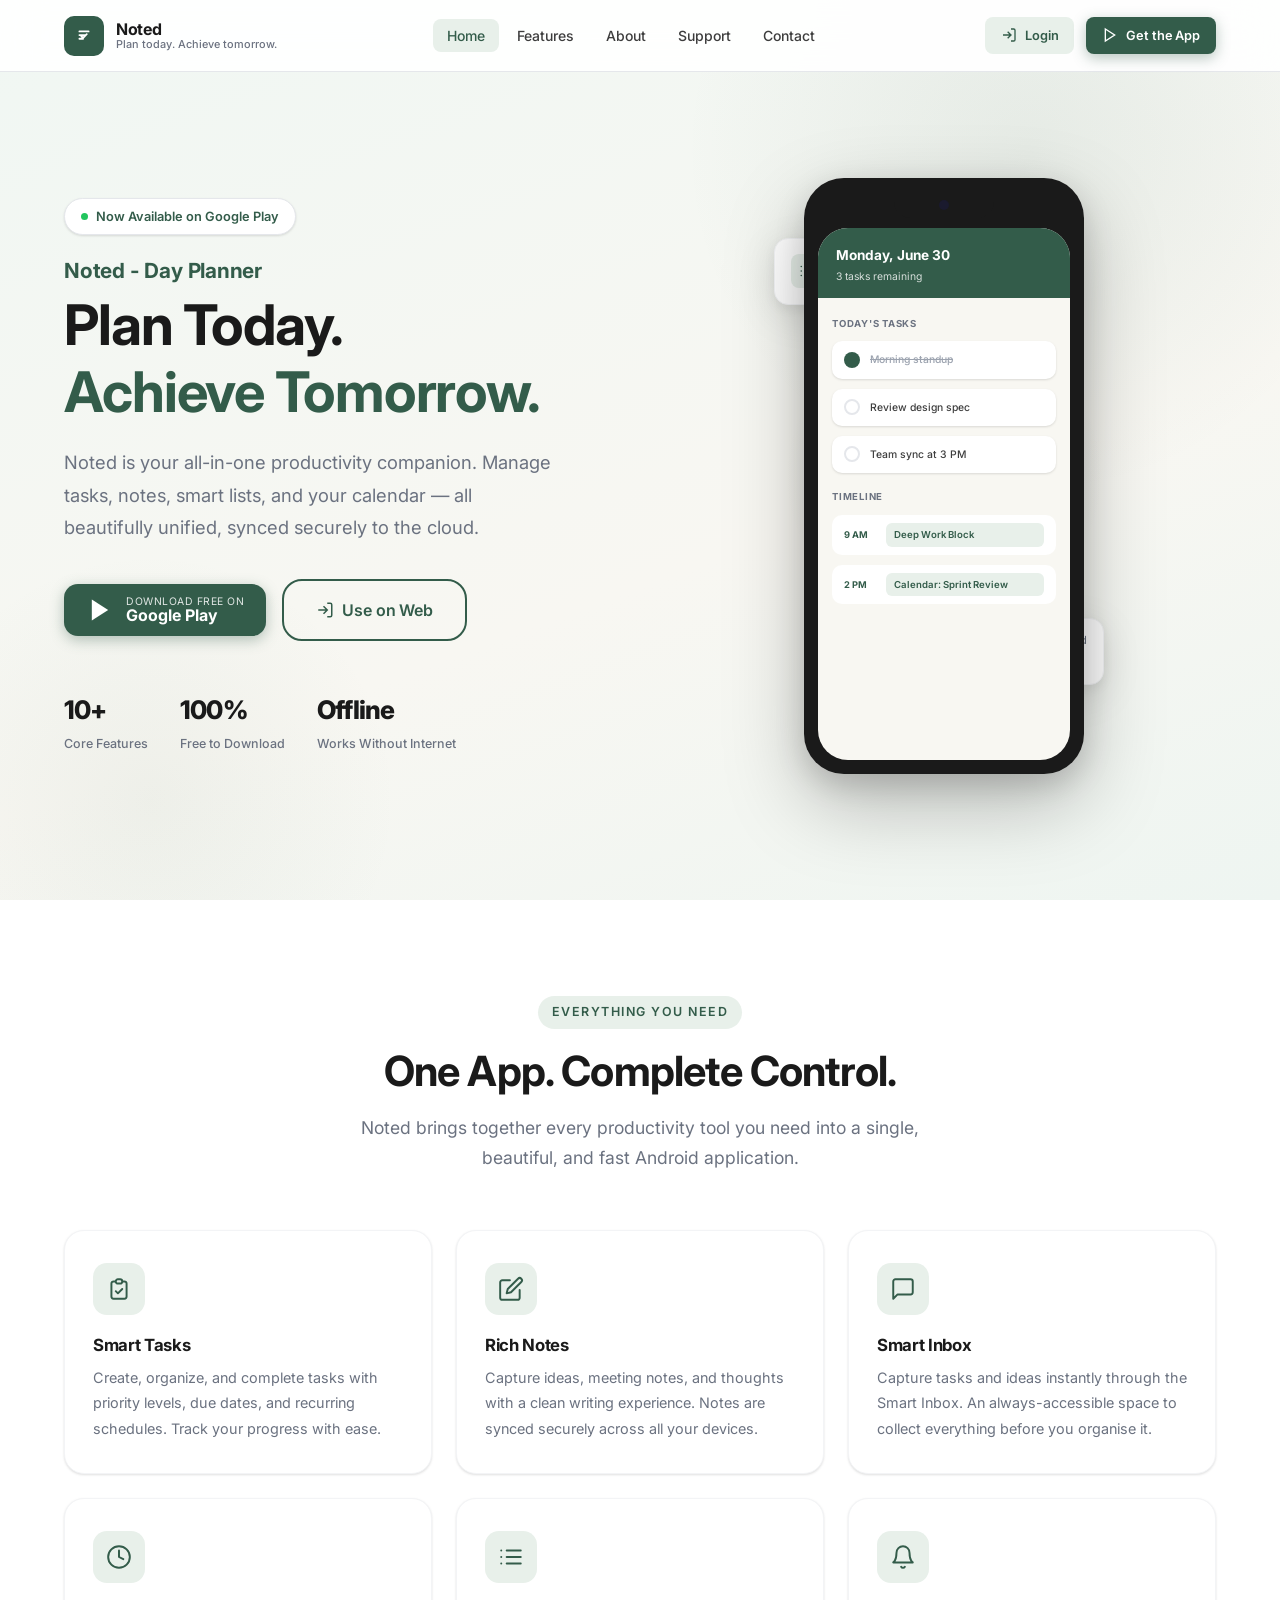
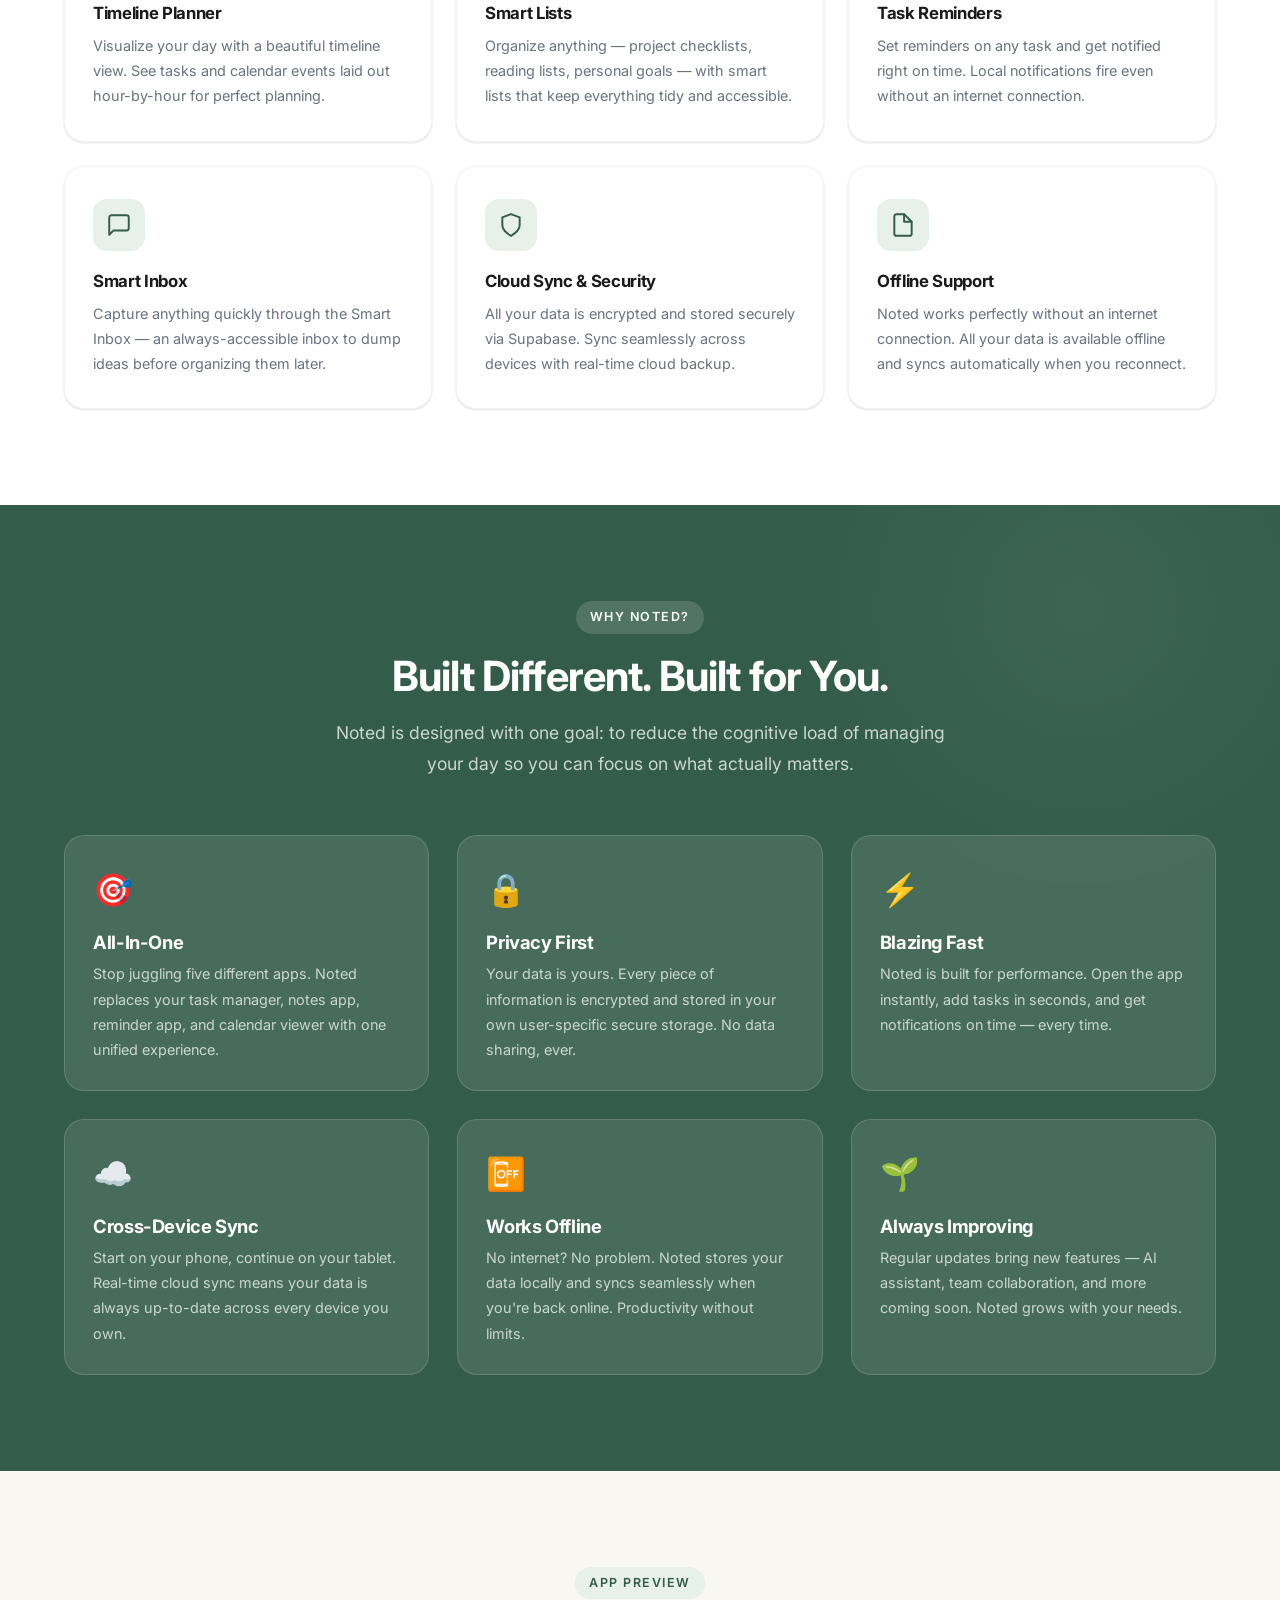
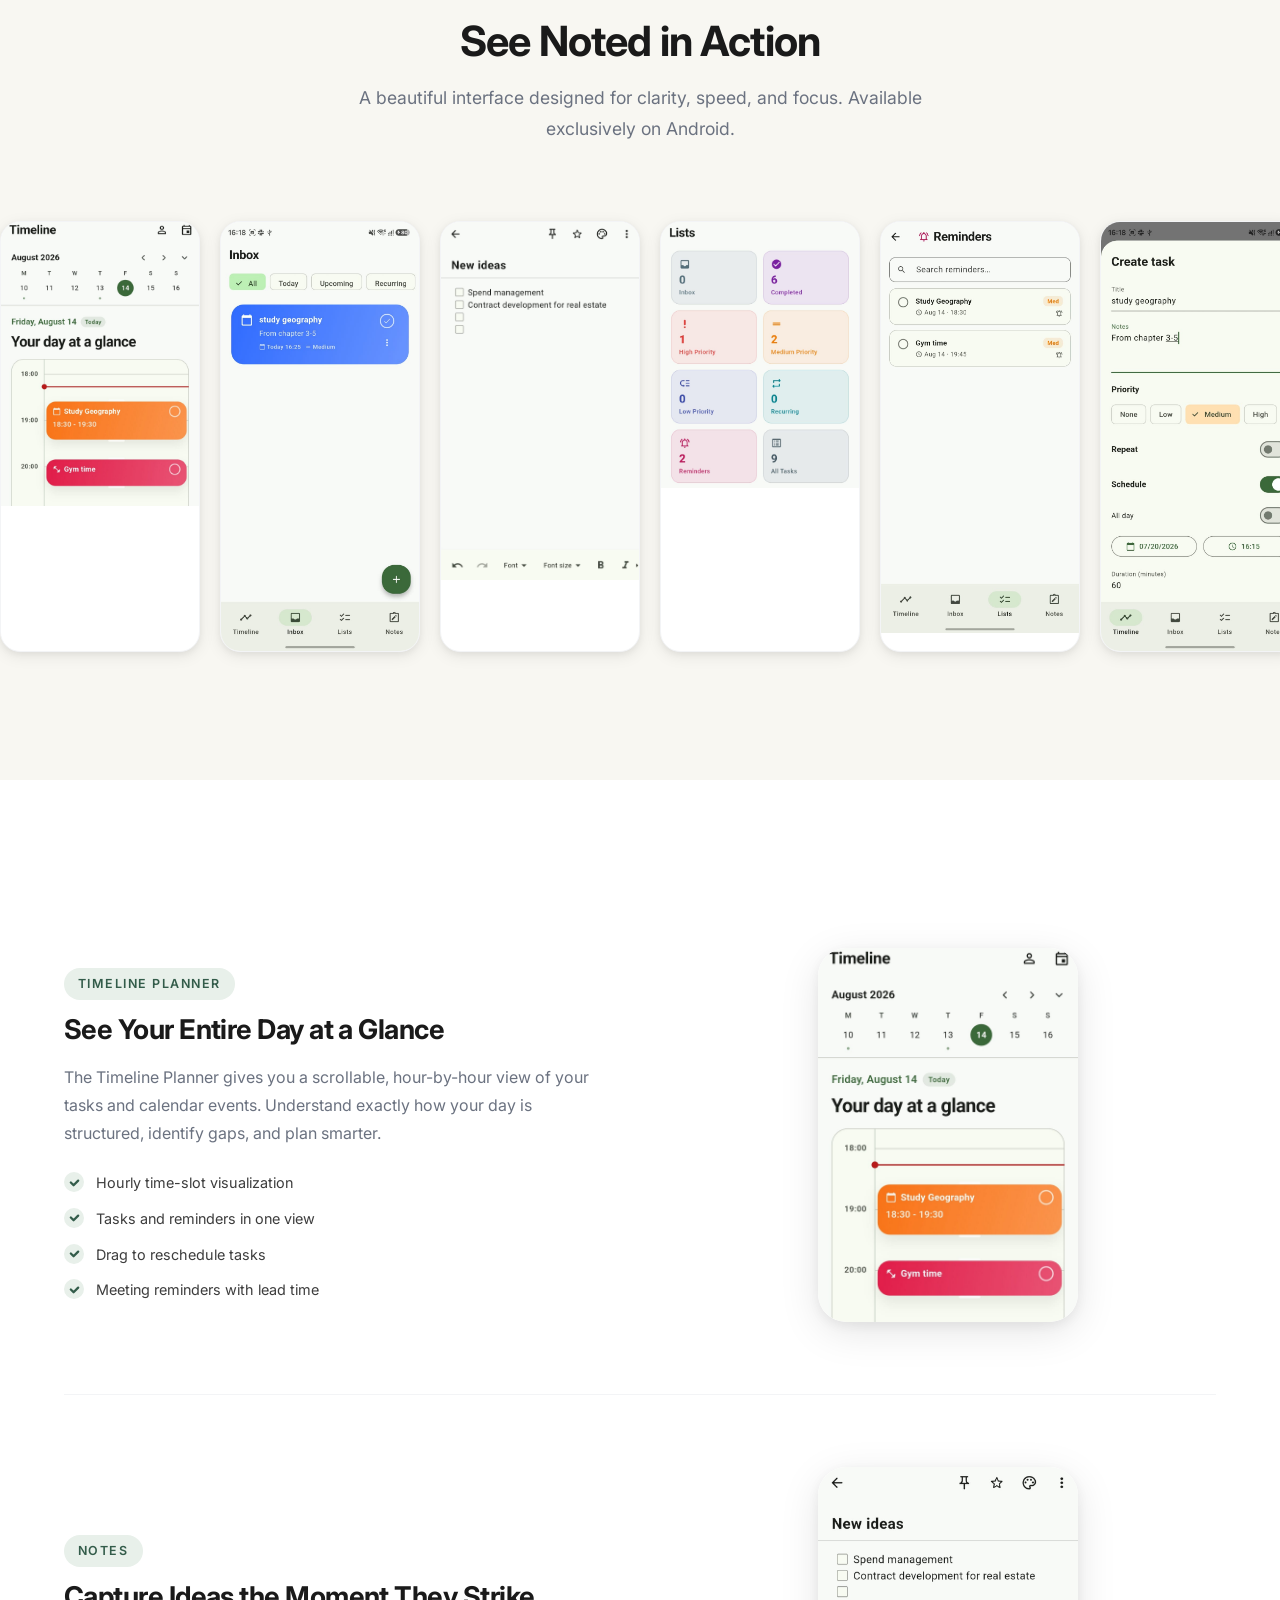
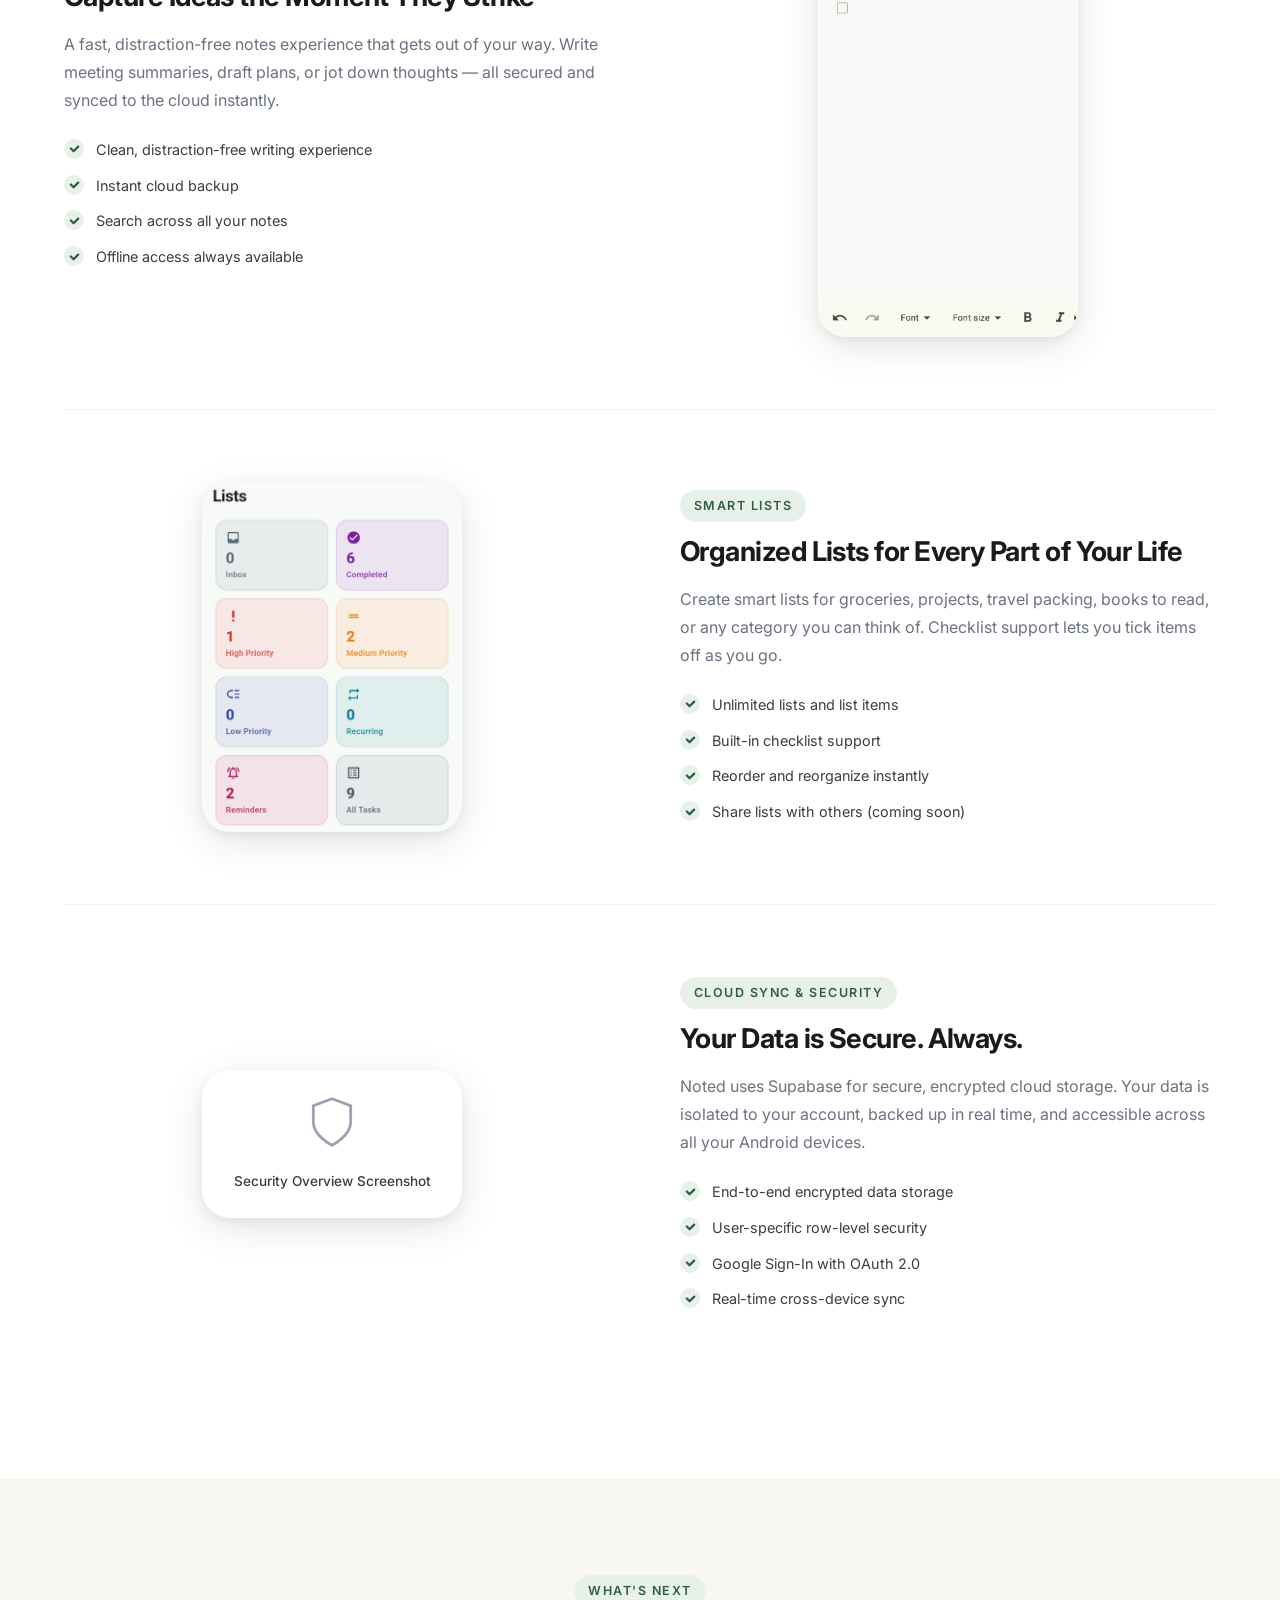
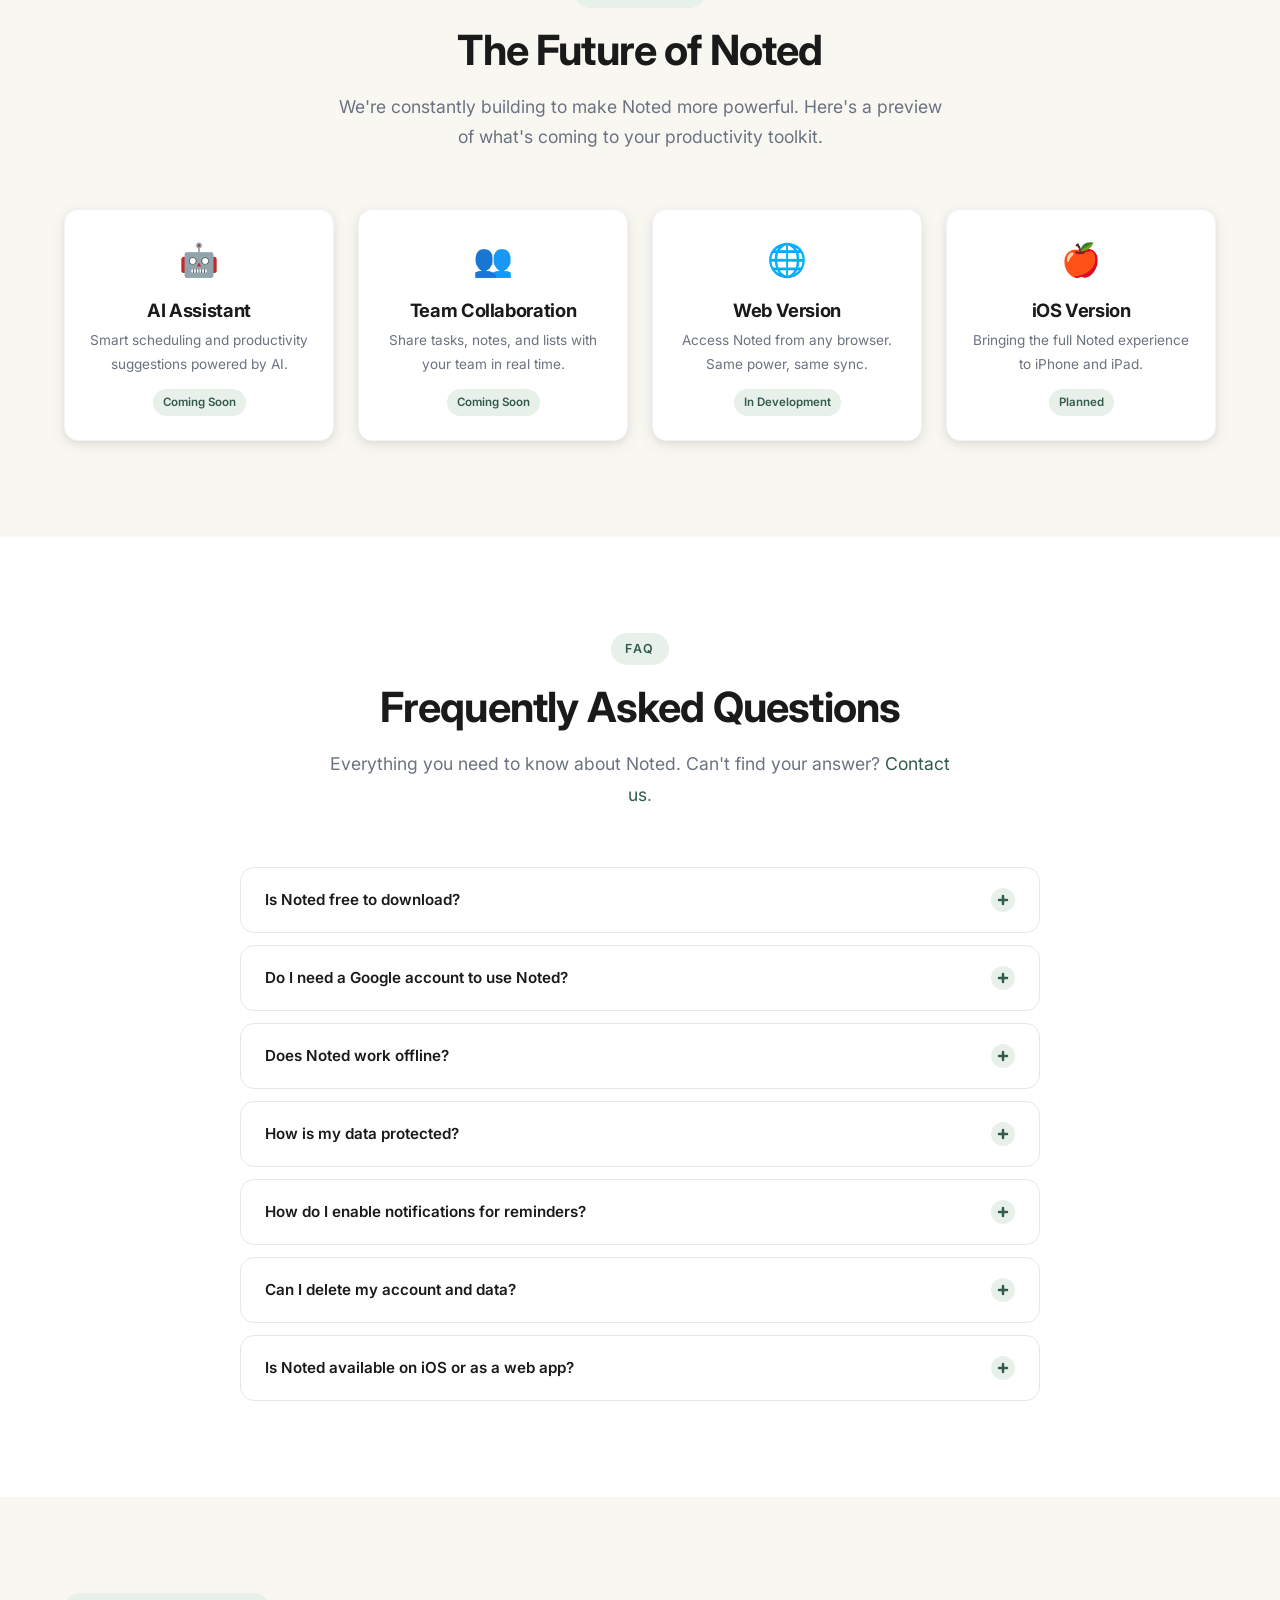
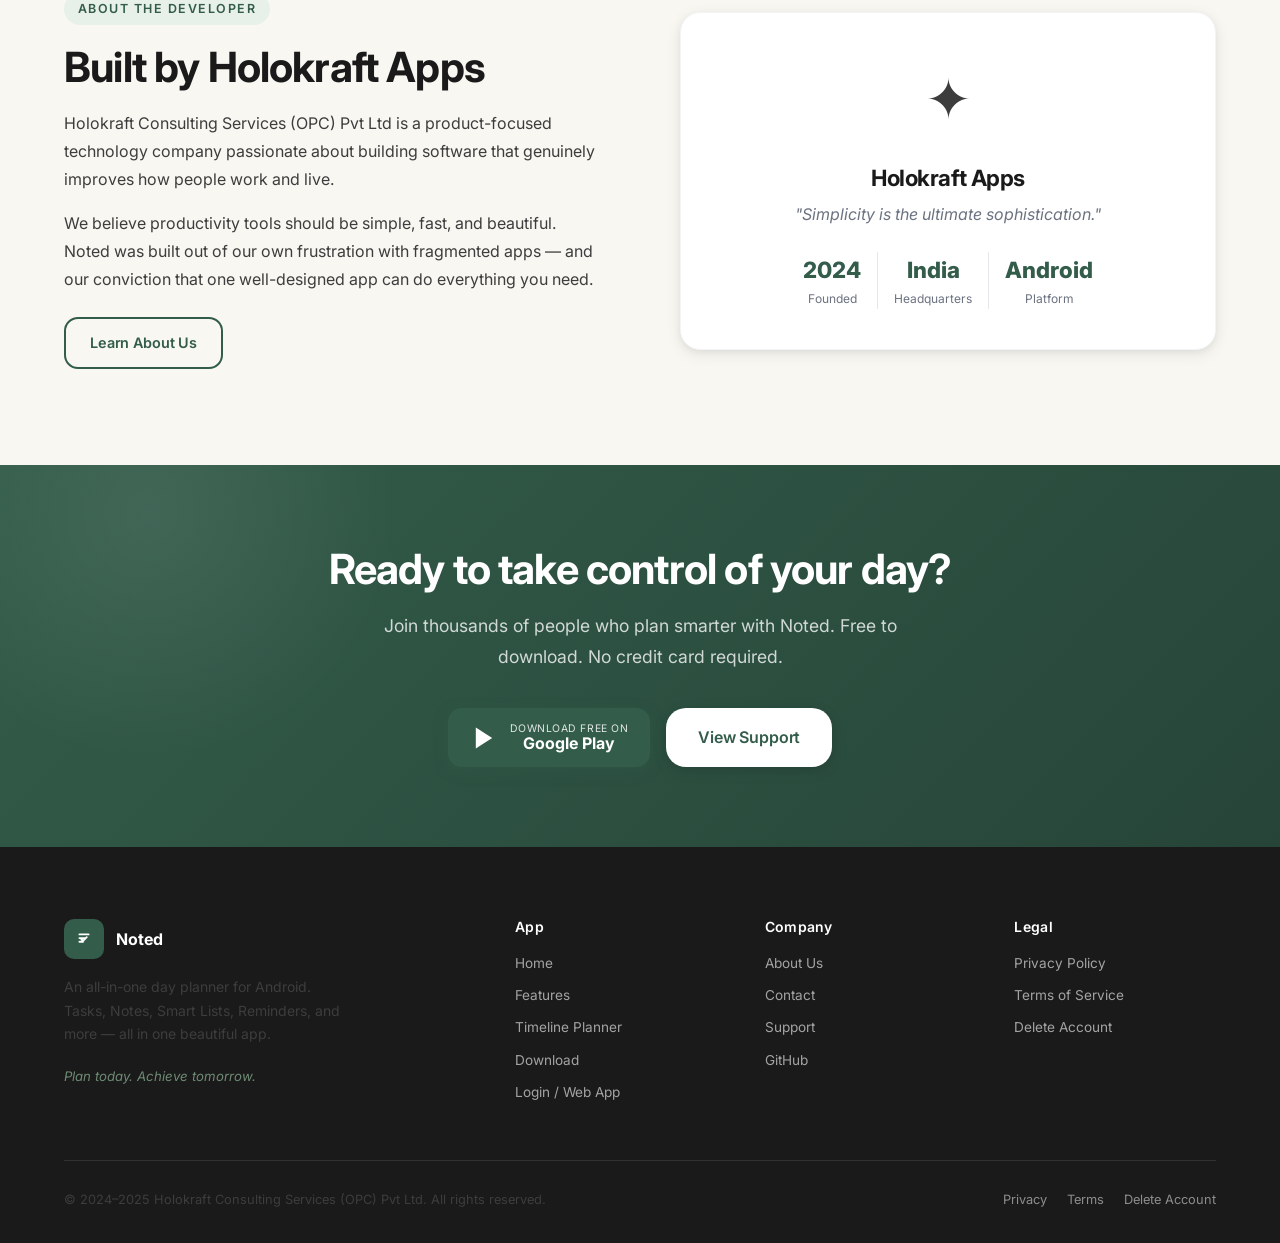
<file: index.html>
<!DOCTYPE html>
<html lang="en">
<head>
  <!-- Google tag (gtag.js) -->
  <script async src="https://www.googletagmanager.com/gtag/js?id=G-2QM60VEDBB"></script>
  <script>
    window.dataLayer = window.dataLayer || [];
    function gtag(){dataLayer.push(arguments);}
    gtag('js', new Date());
    gtag('config', 'G-2QM60VEDBB');
  </script>
  <meta charset="UTF-8" />
  <meta name="viewport" content="width=device-width, initial-scale=1.0" />
  <meta name="google-site-verification" content="kivEXV7plf2TeI4MAMBoyVJ9rOgd-6QzUGLVrRalGFM" />
  <title>Noted - Day Planner | Plan Today. Achieve Tomorrow.</title>
  <meta name="description" content="Noted is an all-in-one day planner for Android. Manage tasks, notes, smart lists, and reminders — all from one beautiful app. Download free on Google Play." />
  <meta name="keywords" content="day planner app, productivity app, task manager, notes app, android planner, todo list, smart lists, reminders" />
  <meta name="author" content="Holokraft Consulting Services (OPC) Pvt Ltd" />
  <meta name="robots" content="index, follow" />
  <link rel="canonical" href="https://the-noted.in" />

  <!-- Open Graph -->
  <meta property="og:type" content="website" />
  <meta property="og:url" content="https://the-noted.in" />
  <meta property="og:title" content="Noted - Day Planner | Plan Today. Achieve Tomorrow." />
  <meta property="og:description" content="Noted is an all-in-one productivity app for Android. Tasks, Notes, Smart Lists, Timeline Planner, and more — all secured with cloud sync." />
  <meta property="og:image" content="https://the-noted.in/assets/images/og-image.png" />
  <meta property="og:image:width" content="1200" />
  <meta property="og:image:height" content="630" />
  <meta property="og:site_name" content="Noted - Day Planner" />

  <!-- Twitter Card -->
  <meta name="twitter:card" content="summary_large_image" />
  <meta name="twitter:title" content="Noted - Day Planner | Plan Today. Achieve Tomorrow." />
  <meta name="twitter:description" content="All-in-one productivity app for Android. Manage your day with Tasks, Notes, Smart Lists, Timeline Planner, and more." />
  <meta name="twitter:image" content="https://the-noted.in/assets/images/og-image.png" />

  <!-- Favicon -->
  <link rel="icon" type="image/svg+xml" href="assets/images/favicon.svg" />
  <link rel="alternate icon" href="assets/images/favicon.ico" />
  <link rel="apple-touch-icon" href="assets/images/apple-touch-icon.png" />

  <!-- Fonts -->
  <link rel="preconnect" href="https://fonts.googleapis.com" />
  <link rel="preconnect" href="https://fonts.gstatic.com" crossorigin />
  <link href="https://fonts.googleapis.com/css2?family=Inter:wght@400;500;600;700;800&display=swap" rel="stylesheet" />

  <!-- Stylesheet -->
  <link rel="stylesheet" href="assets/css/style.css" />

  <!-- Structured Data -->
  <script type="application/ld+json">
  {
    "@context": "https://schema.org",
    "@type": "MobileApplication",
    "name": "Noted - Day Planner",
    "description": "All-in-one productivity app for Android. Manage tasks, notes, smart lists, and reminders.",
    "operatingSystem": "Android",
    "applicationCategory": "ProductivityApplication",
    "offers": { "@type": "Offer", "price": "0", "priceCurrency": "USD" },
    "author": {
      "@type": "Organization",
      "name": "Holokraft Consulting Services (OPC) Pvt Ltd",
      "url": "https://the-noted.in"
    },
    "url": "https://play.google.com/store/apps/details?id=com.holokraftinc.noted"
  }
  </script>
</head>
<body>

<!-- Preloader -->
<div class="preloader" aria-hidden="true">
  <div class="preloader-icon">
    <svg viewBox="0 0 24 24" aria-hidden="true"><path d="M9 12l2 2 4-4M21 12a9 9 0 11-18 0 9 9 0 0118 0z"/></svg>
  </div>
</div>

<!-- ── Navigation ─────────────────────────────────────── -->
<header>
  <nav class="navbar" role="navigation" aria-label="Main navigation">
    <div class="container navbar-inner">
      <a href="index.html" class="nav-brand" aria-label="Noted Home">
        <div class="nav-logo" aria-hidden="true">
          <svg viewBox="0 0 24 24" aria-hidden="true"><path d="M9 12l2 2 4-4M7 7h10M7 11h6M7 15h4"/></svg>
        </div>
        <div class="nav-brand-text">
          <span class="nav-brand-name">Noted</span>
          <span class="nav-brand-tagline">Plan today. Achieve tomorrow.</span>
        </div>
      </a>

      <ul class="nav-links" role="list">
        <li><a href="index.html" class="nav-link active">Home</a></li>
        <li><a href="#features" class="nav-link">Features</a></li>
        <li><a href="about.html" class="nav-link">About</a></li>
        <li><a href="support.html" class="nav-link">Support</a></li>
        <li><a href="contact.html" class="nav-link">Contact</a></li>
      </ul>

      <div class="nav-cta">
        <a href="https://the-noted.in/app/" class="btn btn-ghost btn-sm" aria-label="Login to Noted Web App">
          <svg width="16" height="16" viewBox="0 0 24 24" fill="none" stroke="currentColor" stroke-width="2" aria-hidden="true"><path d="M15 3h4a2 2 0 0 1 2 2v14a2 2 0 0 1-2 2h-4M10 17l5-5-5-5M15 12H3"/></svg>
          Login
        </a>
        <a href="https://play.google.com/store/apps/details?id=com.holokraftinc.noted" class="btn btn-primary btn-sm" target="_blank" rel="noopener noreferrer" aria-label="Download on Google Play">
          <svg width="16" height="16" viewBox="0 0 24 24" fill="none" stroke="currentColor" stroke-width="2" aria-hidden="true"><path d="M5 3l14 9-14 9V3z"/></svg>
          Get the App
        </a>
      </div>

      <button class="hamburger" aria-label="Toggle menu" aria-expanded="false" aria-controls="mobileMenu">
        <span></span><span></span><span></span>
      </button>
    </div>
  </nav>

  <!-- Mobile Menu -->
  <div class="mobile-menu" id="mobileMenu" role="menu">
    <a href="index.html" class="nav-link active" role="menuitem">Home</a>
    <a href="#features" class="nav-link" role="menuitem">Features</a>
    <a href="about.html" class="nav-link" role="menuitem">About</a>
    <a href="support.html" class="nav-link" role="menuitem">Support</a>
    <a href="contact.html" class="nav-link" role="menuitem">Contact</a>
    <a href="privacy.html" class="nav-link" role="menuitem">Privacy Policy</a>
    <div class="mobile-menu-cta">
      <a href="https://the-noted.in/app/" class="btn btn-outline" style="width:100%;justify-content:center;margin-bottom:8px;">Login to Web App</a>
      <a href="https://play.google.com/store/apps/details?id=com.holokraftinc.noted" class="btn btn-primary" target="_blank" rel="noopener noreferrer" style="width:100%;justify-content:center;">Download on Google Play</a>
    </div>
  </div>
</header>

<main>

<!-- ── Hero Section ───────────────────────────────────── -->
<section class="hero" aria-labelledby="hero-heading">
  <div class="container">
    <div class="hero-inner">
      <div class="hero-content">
        <div class="hero-badge">
          <span class="hero-badge-dot" aria-hidden="true"></span>
          Now Available on Google Play
        </div>

        <h1 class="hero-title" id="hero-heading">
          <span style="font-size:clamp(1rem,2.5vw,1.3rem);font-weight:700;color:var(--primary);letter-spacing:-0.01em;display:block;margin-bottom:8px;">Noted - Day Planner</span>
          Plan Today.<br/>
          <span class="highlight">Achieve Tomorrow.</span>
        </h1>

        <p class="hero-subtitle">
          Noted is your all-in-one productivity companion. Manage tasks, notes, smart lists, and your calendar — all beautifully unified, synced securely to the cloud.
        </p>

        <div class="hero-actions">
          <a href="https://play.google.com/store/apps/details?id=com.holokraftinc.noted" class="play-badge" target="_blank" rel="noopener noreferrer" aria-label="Get Noted on Google Play">
            <svg class="play-badge-icon" viewBox="0 0 24 24" fill="none" stroke="white" stroke-width="1.5" aria-hidden="true"><path d="M5 3l14 9-14 9V3z" fill="white" stroke="none"/></svg>
            <div class="play-badge-text">
              <span class="play-badge-sub">Download Free on</span>
              <span class="play-badge-name">Google Play</span>
            </div>
          </a>
          <a href="https://the-noted.in/app/" class="btn btn-outline btn-lg" aria-label="Login to Noted Web App">
            <svg width="18" height="18" viewBox="0 0 24 24" fill="none" stroke="currentColor" stroke-width="2" aria-hidden="true"><path d="M15 3h4a2 2 0 0 1 2 2v14a2 2 0 0 1-2 2h-4M10 17l5-5-5-5M15 12H3"/></svg>
            Use on Web
          </a>
        </div>

        <div class="hero-stats" role="list">
          <div class="hero-stat" role="listitem">
            <span class="hero-stat-value">10+</span>
            <span class="hero-stat-label">Core Features</span>
          </div>
          <div class="hero-stat" role="listitem">
            <span class="hero-stat-value">100%</span>
            <span class="hero-stat-label">Free to Download</span>
          </div>
          <div class="hero-stat" role="listitem">
            <span class="hero-stat-value">Offline</span>
            <span class="hero-stat-label">Works Without Internet</span>
          </div>
        </div>
      </div>

      <!-- Phone Mockup -->
      <div class="hero-visual" aria-hidden="true">
        <div class="hero-phone-wrapper">
          <div class="hero-phone-glow"></div>
          <div class="hero-phone">
            <div class="phone-mockup">
              <div class="phone-notch"></div>
              <div class="phone-screen">
                <div class="phone-app-bar">
                  <div class="phone-app-bar-title">Monday, June 30</div>
                  <div class="phone-app-bar-date">3 tasks remaining</div>
                </div>
                <div class="phone-content">
                  <div class="phone-timeline-label">Today's Tasks</div>
                  <div class="phone-task">
                    <div class="phone-task-check done"></div>
                    <span class="phone-task-text done">Morning standup</span>
                  </div>
                  <div class="phone-task">
                    <div class="phone-task-check todo"></div>
                    <span class="phone-task-text">Review design spec</span>
                  </div>
                  <div class="phone-task">
                    <div class="phone-task-check todo"></div>
                    <span class="phone-task-text">Team sync at 3 PM</span>
                  </div>

                  <div class="phone-timeline-label" style="margin-top:6px;">Timeline</div>
                  <div class="phone-time-slot">
                    <span class="phone-time">9 AM</span>
                    <div class="phone-event">
                      <div class="phone-event-title">Deep Work Block</div>
                    </div>
                  </div>
                  <div class="phone-time-slot">
                    <span class="phone-time">2 PM</span>
                    <div class="phone-event">
                      <div class="phone-event-title">Calendar: Sprint Review</div>
                    </div>
                  </div>
                </div>
              </div>
            </div>
          </div>

          <!-- Floating Cards -->
          <div class="floating-card floating-card-1">
            <div class="fc-icon">
              <svg viewBox="0 0 24 24" aria-hidden="true"><path d="M8 6h13M8 12h13M8 18h13M3 6h.01M3 12h.01M3 18h.01" stroke-linecap="round"/></svg>
            </div>
            <div>
              <div class="fc-label">Tasks Today</div>
              <div class="fc-value">4 / 7 Done</div>
            </div>
          </div>

          <div class="floating-card floating-card-2">
            <div class="fc-icon">
              <svg viewBox="0 0 24 24" aria-hidden="true"><path d="M11 4H4a2 2 0 00-2 2v14a2 2 0 002 2h14a2 2 0 002-2v-7"/><path d="M18.5 2.5a2.121 2.121 0 013 3L12 15l-4 1 1-4 9.5-9.5z"/></svg>
            </div>
            <div>
              <div class="fc-label">Notes Created</div>
              <div class="fc-value">12 Notes</div>
            </div>
          </div>
        </div>
      </div>
    </div>
  </div>
</section>

<!-- ── Features Overview ──────────────────────────────── -->
<section class="section-pad bg-white" id="features" aria-labelledby="features-heading">
  <div class="container">
    <div class="section-header centered fade-in">
      <div class="section-label">Everything You Need</div>
      <h2 class="section-title" id="features-heading">One App. Complete Control.</h2>
      <p class="section-subtitle">Noted brings together every productivity tool you need into a single, beautiful, and fast Android application.</p>
    </div>

    <div class="features-grid">
      <!-- Feature 1 -->
      <article class="feature-card fade-in fade-in-delay-1">
        <div class="feature-icon" aria-hidden="true">
          <svg viewBox="0 0 24 24"><path d="M9 5H7a2 2 0 00-2 2v12a2 2 0 002 2h10a2 2 0 002-2V7a2 2 0 00-2-2h-2M9 5a2 2 0 002 2h2a2 2 0 002-2M9 5a2 2 0 012-2h2a2 2 0 012 2m-6 9l2 2 4-4"/></svg>
        </div>
        <h4>Smart Tasks</h4>
        <p>Create, organize, and complete tasks with priority levels, due dates, and recurring schedules. Track your progress with ease.</p>
      </article>

      <!-- Feature 2 -->
      <article class="feature-card fade-in fade-in-delay-2">
        <div class="feature-icon" aria-hidden="true">
          <svg viewBox="0 0 24 24"><path d="M11 4H4a2 2 0 00-2 2v14a2 2 0 002 2h14a2 2 0 002-2v-7"/><path d="M18.5 2.5a2.121 2.121 0 013 3L12 15l-4 1 1-4 9.5-9.5z"/></svg>
        </div>
        <h4>Rich Notes</h4>
        <p>Capture ideas, meeting notes, and thoughts with a clean writing experience. Notes are synced securely across all your devices.</p>
      </article>

      <!-- Feature 3 -->
      <article class="feature-card fade-in fade-in-delay-3">
        <div class="feature-icon" aria-hidden="true">
          <svg viewBox="0 0 24 24"><path d="M21 15a2 2 0 01-2 2H7l-4 4V5a2 2 0 012-2h14a2 2 0 012 2z"/></svg>
        </div>
        <h4>Smart Inbox</h4>
        <p>Capture tasks and ideas instantly through the Smart Inbox. An always-accessible space to collect everything before you organise it.</p>
      </article>

      <!-- Feature 4 -->
      <article class="feature-card fade-in fade-in-delay-1">
        <div class="feature-icon" aria-hidden="true">
          <svg viewBox="0 0 24 24"><circle cx="12" cy="12" r="10"/><polyline points="12 6 12 12 16 14"/></svg>
        </div>
        <h4>Timeline Planner</h4>
        <p>Visualize your day with a beautiful timeline view. See tasks and calendar events laid out hour-by-hour for perfect planning.</p>
      </article>

      <!-- Feature 5 -->
      <article class="feature-card fade-in fade-in-delay-2">
        <div class="feature-icon" aria-hidden="true">
          <svg viewBox="0 0 24 24"><line x1="8" y1="6" x2="21" y2="6"/><line x1="8" y1="12" x2="21" y2="12"/><line x1="8" y1="18" x2="21" y2="18"/><line x1="3" y1="6" x2="3.01" y2="6"/><line x1="3" y1="12" x2="3.01" y2="12"/><line x1="3" y1="18" x2="3.01" y2="18"/></svg>
        </div>
        <h4>Smart Lists</h4>
        <p>Organize anything — project checklists, reading lists, personal goals — with smart lists that keep everything tidy and accessible.</p>
      </article>

      <!-- Feature 6 -->
      <article class="feature-card fade-in fade-in-delay-3">
        <div class="feature-icon" aria-hidden="true">
          <svg viewBox="0 0 24 24"><path d="M18 8A6 6 0 006 8c0 7-3 9-3 9h18s-3-2-3-9"/><path d="M13.73 21a2 2 0 01-3.46 0"/></svg>
        </div>
        <h4>Task Reminders</h4>
        <p>Set reminders on any task and get notified right on time. Local notifications fire even without an internet connection.</p>
      </article>

      <!-- Feature 7 -->
      <article class="feature-card fade-in fade-in-delay-1">
        <div class="feature-icon" aria-hidden="true">
          <svg viewBox="0 0 24 24"><path d="M21 15a2 2 0 01-2 2H7l-4 4V5a2 2 0 012-2h14a2 2 0 012 2z"/></svg>
        </div>
        <h4>Smart Inbox</h4>
        <p>Capture anything quickly through the Smart Inbox — an always-accessible inbox to dump ideas before organizing them later.</p>
      </article>

      <!-- Feature 8 -->
      <article class="feature-card fade-in fade-in-delay-2">
        <div class="feature-icon" aria-hidden="true">
          <svg viewBox="0 0 24 24"><path d="M12 22s8-4 8-10V5l-8-3-8 3v7c0 6 8 10 8 10z"/></svg>
        </div>
        <h4>Cloud Sync & Security</h4>
        <p>All your data is encrypted and stored securely via Supabase. Sync seamlessly across devices with real-time cloud backup.</p>
      </article>

      <!-- Feature 9 -->
      <article class="feature-card fade-in fade-in-delay-3">
        <div class="feature-icon" aria-hidden="true">
          <svg viewBox="0 0 24 24"><path d="M13 2H6a2 2 0 00-2 2v16a2 2 0 002 2h12a2 2 0 002-2V9z"/><polyline points="13 2 13 9 20 9"/></svg>
        </div>
        <h4>Offline Support</h4>
        <p>Noted works perfectly without an internet connection. All your data is available offline and syncs automatically when you reconnect.</p>
      </article>
    </div>
  </div>
</section>

<!-- ── Why Choose Noted ───────────────────────────────── -->
<section class="why-choose" aria-labelledby="why-heading">
  <div class="container">
    <div class="section-header centered fade-in" style="position:relative;z-index:1;">
      <div class="section-label">Why Noted?</div>
      <h2 class="section-title" id="why-heading">Built Different. Built for You.</h2>
      <p class="section-subtitle">Noted is designed with one goal: to reduce the cognitive load of managing your day so you can focus on what actually matters.</p>
    </div>

    <div class="grid-3" style="position:relative;z-index:1;">
      <div class="why-card fade-in fade-in-delay-1">
        <div class="why-card-icon" aria-hidden="true">🎯</div>
        <h4>All-In-One</h4>
        <p>Stop juggling five different apps. Noted replaces your task manager, notes app, reminder app, and calendar viewer with one unified experience.</p>
      </div>
      <div class="why-card fade-in fade-in-delay-2">
        <div class="why-card-icon" aria-hidden="true">🔒</div>
        <h4>Privacy First</h4>
        <p>Your data is yours. Every piece of information is encrypted and stored in your own user-specific secure storage. No data sharing, ever.</p>
      </div>
      <div class="why-card fade-in fade-in-delay-3">
        <div class="why-card-icon" aria-hidden="true">⚡</div>
        <h4>Blazing Fast</h4>
        <p>Noted is built for performance. Open the app instantly, add tasks in seconds, and get notifications on time — every time.</p>
      </div>
      <div class="why-card fade-in fade-in-delay-1">
        <div class="why-card-icon" aria-hidden="true">☁️</div>
        <h4>Cross-Device Sync</h4>
        <p>Start on your phone, continue on your tablet. Real-time cloud sync means your data is always up-to-date across every device you own.</p>
      </div>
      <div class="why-card fade-in fade-in-delay-2">
        <div class="why-card-icon" aria-hidden="true">📴</div>
        <h4>Works Offline</h4>
        <p>No internet? No problem. Noted stores your data locally and syncs seamlessly when you're back online. Productivity without limits.</p>
      </div>
      <div class="why-card fade-in fade-in-delay-3">
        <div class="why-card-icon" aria-hidden="true">🌱</div>
        <h4>Always Improving</h4>
        <p>Regular updates bring new features — AI assistant, team collaboration, and more coming soon. Noted grows with your needs.</p>
      </div>
    </div>
  </div>
</section>

<!-- ── App Screenshots ─────────────────────────────────── -->
<section class="screenshots-section" aria-labelledby="screenshots-heading">
  <div class="container">
    <div class="section-header centered fade-in">
      <div class="section-label">App Preview</div>
      <h2 class="section-title" id="screenshots-heading">See Noted in Action</h2>
      <p class="section-subtitle">A beautiful interface designed for clarity, speed, and focus. Available exclusively on Android.</p>
    </div>
  </div>
  <div class="screenshots-scroll" role="list" aria-label="App screenshots">
    <div class="screenshot-item" role="listitem">
      <img src="assets/images/screenshots/Timeline_glance.jpeg" alt="Noted Timeline View showing daily schedule and tasks" loading="lazy" />
    </div>
    <div class="screenshot-item" role="listitem">
      <img src="assets/images/screenshots/inbox.png" alt="Noted Inbox showing task list with priority and schedule" loading="lazy" />
    </div>
    <div class="screenshot-item" role="listitem">
      <img src="assets/images/screenshots/New_ideas.jpeg" alt="Noted Notes screen showing New Ideas note with checklist" loading="lazy" />
    </div>
    <div class="screenshot-item" role="listitem">
      <img src="assets/images/screenshots/Smart_Lists.jpeg" alt="Noted Smart Lists showing categories by priority and type" loading="lazy" />
    </div>
    <div class="screenshot-item" role="listitem">
      <img src="assets/images/screenshots/Reminders.jpeg" alt="Noted Reminders screen showing upcoming reminders" loading="lazy" />
    </div>
    <div class="screenshot-item" role="listitem">
      <img src="assets/images/screenshots/create-task.png" alt="Noted Create Task screen with priority and schedule options" loading="lazy" />
    </div>
  </div>
</section>

<!-- ── Timeline Planner Spotlight ────────────────────────── -->
<section class="section-pad" id="timeline" aria-labelledby="timeline-heading">
  <div class="container">
    <div class="feature-spotlight">
      <div class="feature-spot-content fade-in">
        <div class="section-label">Timeline Planner</div>
        <h3 id="timeline-heading">See Your Entire Day at a Glance</h3>
        <p>The Timeline Planner gives you a scrollable, hour-by-hour view of your tasks and calendar events. Understand exactly how your day is structured, identify gaps, and plan smarter.</p>
        <ul class="feature-list">
          <li class="feature-list-item">
            <span class="check" aria-hidden="true"><svg viewBox="0 0 12 12"><path d="M2 6l3 3 5-5" stroke-linecap="round" stroke-linejoin="round"/></svg></span>
            Hourly time-slot visualization
          </li>
          <li class="feature-list-item">
            <span class="check" aria-hidden="true"><svg viewBox="0 0 12 12"><path d="M2 6l3 3 5-5" stroke-linecap="round" stroke-linejoin="round"/></svg></span>
            Tasks and reminders in one view
          </li>
          <li class="feature-list-item">
            <span class="check" aria-hidden="true"><svg viewBox="0 0 12 12"><path d="M2 6l3 3 5-5" stroke-linecap="round" stroke-linejoin="round"/></svg></span>
            Drag to reschedule tasks
          </li>
          <li class="feature-list-item">
            <span class="check" aria-hidden="true"><svg viewBox="0 0 12 12"><path d="M2 6l3 3 5-5" stroke-linecap="round" stroke-linejoin="round"/></svg></span>
            Meeting reminders with lead time
          </li>
        </ul>
      </div>
      <div class="feature-spot-visual fade-in">
        <div class="feature-spot-image" aria-label="Timeline planner screenshot">
          <img src="assets/images/screenshots/Timeline_glance.jpeg" alt="Noted Timeline showing your day at a glance" loading="lazy" />
        </div>
      </div>
    </div>

    <!-- HIDDEN: Google Calendar Sync — temporarily hidden, restore when feature is publicly available
    <div class="feature-spotlight reverse" id="calendar" aria-labelledby="calendar-heading">
      <div class="feature-spot-content fade-in">
        <div class="section-label">Google Calendar</div>
        <h3 id="calendar-heading">Your Calendar, Right Inside Noted</h3>
        <p>Connect your Google Calendar account and see all your events alongside your tasks. Noted reads your calendar securely and displays events in the timeline — so you always know what's coming next.</p>
        <ul class="feature-list">
          <li class="feature-list-item">
            <span class="check" aria-hidden="true"><svg viewBox="0 0 12 12"><path d="M2 6l3 3 5-5" stroke-linecap="round" stroke-linejoin="round"/></svg></span>
            One-tap Google Calendar sign-in
          </li>
          <li class="feature-list-item">
            <span class="check" aria-hidden="true"><svg viewBox="0 0 12 12"><path d="M2 6l3 3 5-5" stroke-linecap="round" stroke-linejoin="round"/></svg></span>
            Read-only access — your events are never modified
          </li>
          <li class="feature-list-item">
            <span class="check" aria-hidden="true"><svg viewBox="0 0 12 12"><path d="M2 6l3 3 5-5" stroke-linecap="round" stroke-linejoin="round"/></svg></span>
            Meeting reminders before every event
          </li>
          <li class="feature-list-item">
            <span class="check" aria-hidden="true"><svg viewBox="0 0 12 12"><path d="M2 6l3 3 5-5" stroke-linecap="round" stroke-linejoin="round"/></svg></span>
            Automatic refresh to stay current
          </li>
        </ul>
      </div>
      <div class="feature-spot-visual fade-in">
        <div class="feature-spot-image" aria-label="Google Calendar sync screenshot placeholder">
          <div style="text-align:center;color:var(--text-light);padding:24px;">
            <svg width="56" height="56" viewBox="0 0 24 24" fill="none" stroke="currentColor" stroke-width="1.2" aria-hidden="true"><rect x="3" y="4" width="18" height="18" rx="2"/><line x1="3" y1="10" x2="21" y2="10"/><line x1="8" y1="2" x2="8" y2="6"/><line x1="16" y1="2" x2="16" y2="6"/></svg>
            <p style="margin-top:12px;font-size:0.85rem;font-weight:500;">Calendar Sync Screenshot</p>
          </div>
        </div>
      </div>
    </div>
    END HIDDEN: Google Calendar Sync -->

    <!-- Notes -->
    <div class="feature-spotlight" id="notes" aria-labelledby="notes-heading">
      <div class="feature-spot-content fade-in">
        <div class="section-label">Notes</div>
        <h3 id="notes-heading">Capture Ideas the Moment They Strike</h3>
        <p>A fast, distraction-free notes experience that gets out of your way. Write meeting summaries, draft plans, or jot down thoughts — all secured and synced to the cloud instantly.</p>
        <ul class="feature-list">
          <li class="feature-list-item">
            <span class="check" aria-hidden="true"><svg viewBox="0 0 12 12"><path d="M2 6l3 3 5-5" stroke-linecap="round" stroke-linejoin="round"/></svg></span>
            Clean, distraction-free writing experience
          </li>
          <li class="feature-list-item">
            <span class="check" aria-hidden="true"><svg viewBox="0 0 12 12"><path d="M2 6l3 3 5-5" stroke-linecap="round" stroke-linejoin="round"/></svg></span>
            Instant cloud backup
          </li>
          <li class="feature-list-item">
            <span class="check" aria-hidden="true"><svg viewBox="0 0 12 12"><path d="M2 6l3 3 5-5" stroke-linecap="round" stroke-linejoin="round"/></svg></span>
            Search across all your notes
          </li>
          <li class="feature-list-item">
            <span class="check" aria-hidden="true"><svg viewBox="0 0 12 12"><path d="M2 6l3 3 5-5" stroke-linecap="round" stroke-linejoin="round"/></svg></span>
            Offline access always available
          </li>
        </ul>
      </div>
      <div class="feature-spot-visual fade-in">
        <div class="feature-spot-image" aria-label="Notes screenshot">
          <img src="assets/images/screenshots/New_ideas.jpeg" alt="Noted Notes screen showing New Ideas note with checklist" loading="lazy" />
        </div>
      </div>
    </div>

    <!-- Smart Lists -->
    <div class="feature-spotlight reverse" id="lists" aria-labelledby="lists-heading">
      <div class="feature-spot-content fade-in">
        <div class="section-label">Smart Lists</div>
        <h3 id="lists-heading">Organized Lists for Every Part of Your Life</h3>
        <p>Create smart lists for groceries, projects, travel packing, books to read, or any category you can think of. Checklist support lets you tick items off as you go.</p>
        <ul class="feature-list">
          <li class="feature-list-item">
            <span class="check" aria-hidden="true"><svg viewBox="0 0 12 12"><path d="M2 6l3 3 5-5" stroke-linecap="round" stroke-linejoin="round"/></svg></span>
            Unlimited lists and list items
          </li>
          <li class="feature-list-item">
            <span class="check" aria-hidden="true"><svg viewBox="0 0 12 12"><path d="M2 6l3 3 5-5" stroke-linecap="round" stroke-linejoin="round"/></svg></span>
            Built-in checklist support
          </li>
          <li class="feature-list-item">
            <span class="check" aria-hidden="true"><svg viewBox="0 0 12 12"><path d="M2 6l3 3 5-5" stroke-linecap="round" stroke-linejoin="round"/></svg></span>
            Reorder and reorganize instantly
          </li>
          <li class="feature-list-item">
            <span class="check" aria-hidden="true"><svg viewBox="0 0 12 12"><path d="M2 6l3 3 5-5" stroke-linecap="round" stroke-linejoin="round"/></svg></span>
            Share lists with others (coming soon)
          </li>
        </ul>
      </div>
      <div class="feature-spot-visual fade-in">
        <div class="feature-spot-image" aria-label="Smart lists screenshot">
          <img src="assets/images/screenshots/Smart_Lists.jpeg" alt="Noted Smart Lists showing categories by priority and type" loading="lazy" />
        </div>
      </div>
    </div>

    <!-- HIDDEN: Recurring Reminders — temporarily hidden, restore when feature is publicly available
    <div class="feature-spotlight" id="reminders" aria-labelledby="reminders-heading">
      <div class="feature-spot-content fade-in">
        <div class="section-label">Recurring Reminders</div>
        <h3 id="reminders-heading">Never Miss What Matters, Ever Again</h3>
        <p>Set up recurring reminders for habits, medications, weekly reviews, or any routine task. Noted sends local notifications right on time — no internet required.</p>
        <ul class="feature-list">
          <li class="feature-list-item">
            <span class="check" aria-hidden="true"><svg viewBox="0 0 12 12"><path d="M2 6l3 3 5-5" stroke-linecap="round" stroke-linejoin="round"/></svg></span>
            Daily, weekly, and monthly recurrence
          </li>
          <li class="feature-list-item">
            <span class="check" aria-hidden="true"><svg viewBox="0 0 12 12"><path d="M2 6l3 3 5-5" stroke-linecap="round" stroke-linejoin="round"/></svg></span>
            Local notifications — works offline
          </li>
          <li class="feature-list-item">
            <span class="check" aria-hidden="true"><svg viewBox="0 0 12 12"><path d="M2 6l3 3 5-5" stroke-linecap="round" stroke-linejoin="round"/></svg></span>
            Custom reminder lead time
          </li>
          <li class="feature-list-item">
            <span class="check" aria-hidden="true"><svg viewBox="0 0 12 12"><path d="M2 6l3 3 5-5" stroke-linecap="round" stroke-linejoin="round"/></svg></span>
            Snooze and dismiss controls
          </li>
        </ul>
      </div>
      <div class="feature-spot-visual fade-in">
        <div class="feature-spot-image" aria-label="Reminders feature screenshot placeholder">
          <div style="text-align:center;color:var(--text-light);padding:24px;">
            <svg width="56" height="56" viewBox="0 0 24 24" fill="none" stroke="currentColor" stroke-width="1.2" aria-hidden="true"><path d="M18 8A6 6 0 006 8c0 7-3 9-3 9h18s-3-2-3-9"/><path d="M13.73 21a2 2 0 01-3.46 0"/></svg>
            <p style="margin-top:12px;font-size:0.85rem;font-weight:500;">Reminders Screenshot</p>
          </div>
        </div>
      </div>
    </div>
    END HIDDEN: Recurring Reminders -->

    <!-- Cloud Sync & Security -->
    <div class="feature-spotlight reverse" id="security" aria-labelledby="security-heading">
      <div class="feature-spot-content fade-in">
        <div class="section-label">Cloud Sync &amp; Security</div>
        <h3 id="security-heading">Your Data is Secure. Always.</h3>
        <p>Noted uses Supabase for secure, encrypted cloud storage. Your data is isolated to your account, backed up in real time, and accessible across all your Android devices.</p>
        <ul class="feature-list">
          <li class="feature-list-item">
            <span class="check" aria-hidden="true"><svg viewBox="0 0 12 12"><path d="M2 6l3 3 5-5" stroke-linecap="round" stroke-linejoin="round"/></svg></span>
            End-to-end encrypted data storage
          </li>
          <li class="feature-list-item">
            <span class="check" aria-hidden="true"><svg viewBox="0 0 12 12"><path d="M2 6l3 3 5-5" stroke-linecap="round" stroke-linejoin="round"/></svg></span>
            User-specific row-level security
          </li>
          <li class="feature-list-item">
            <span class="check" aria-hidden="true"><svg viewBox="0 0 12 12"><path d="M2 6l3 3 5-5" stroke-linecap="round" stroke-linejoin="round"/></svg></span>
            Google Sign-In with OAuth 2.0
          </li>
          <li class="feature-list-item">
            <span class="check" aria-hidden="true"><svg viewBox="0 0 12 12"><path d="M2 6l3 3 5-5" stroke-linecap="round" stroke-linejoin="round"/></svg></span>
            Real-time cross-device sync
          </li>
        </ul>
      </div>
      <div class="feature-spot-visual fade-in">
        <div class="feature-spot-image" aria-label="Cloud sync and security screenshot placeholder">
          <div style="text-align:center;color:var(--text-light);padding:24px;">
            <svg width="56" height="56" viewBox="0 0 24 24" fill="none" stroke="currentColor" stroke-width="1.2" aria-hidden="true"><path d="M12 22s8-4 8-10V5l-8-3-8 3v7c0 6 8 10 8 10z"/></svg>
            <p style="margin-top:12px;font-size:0.85rem;font-weight:500;">Security Overview Screenshot</p>
          </div>
        </div>
      </div>
    </div>
  </div>
</section>

<!-- ── Coming Soon ────────────────────────────────────── -->
<section class="section-pad bg-secondary" aria-labelledby="coming-heading">
  <div class="container">
    <div class="section-header centered fade-in">
      <div class="section-label">What's Next</div>
      <h2 class="section-title" id="coming-heading">The Future of Noted</h2>
      <p class="section-subtitle">We're constantly building to make Noted more powerful. Here's a preview of what's coming to your productivity toolkit.</p>
    </div>
    <div class="grid-4 fade-in">
      <div class="card card-sm" style="text-align:center;">
        <div style="font-size:2rem;margin-bottom:12px;" aria-hidden="true">🤖</div>
        <h4 style="margin-bottom:8px;">AI Assistant</h4>
        <p style="font-size:0.85rem;color:var(--text-muted);">Smart scheduling and productivity suggestions powered by AI.</p>
        <span class="badge badge-primary mt-12">Coming Soon</span>
      </div>
      <div class="card card-sm" style="text-align:center;">
        <div style="font-size:2rem;margin-bottom:12px;" aria-hidden="true">👥</div>
        <h4 style="margin-bottom:8px;">Team Collaboration</h4>
        <p style="font-size:0.85rem;color:var(--text-muted);">Share tasks, notes, and lists with your team in real time.</p>
        <span class="badge badge-primary mt-12">Coming Soon</span>
      </div>
      <div class="card card-sm" style="text-align:center;">
        <div style="font-size:2rem;margin-bottom:12px;" aria-hidden="true">🌐</div>
        <h4 style="margin-bottom:8px;">Web Version</h4>
        <p style="font-size:0.85rem;color:var(--text-muted);">Access Noted from any browser. Same power, same sync.</p>
        <span class="badge badge-primary mt-12">In Development</span>
      </div>
      <div class="card card-sm" style="text-align:center;">
        <div style="font-size:2rem;margin-bottom:12px;" aria-hidden="true">🍎</div>
        <h4 style="margin-bottom:8px;">iOS Version</h4>
        <p style="font-size:0.85rem;color:var(--text-muted);">Bringing the full Noted experience to iPhone and iPad.</p>
        <span class="badge badge-primary mt-12">Planned</span>
      </div>
    </div>
  </div>
</section>

<!-- ── FAQ ────────────────────────────────────────────── -->
<section class="section-pad" id="faq" aria-labelledby="faq-heading">
  <div class="container">
    <div class="section-header centered fade-in">
      <div class="section-label">FAQ</div>
      <h2 class="section-title" id="faq-heading">Frequently Asked Questions</h2>
      <p class="section-subtitle">Everything you need to know about Noted. Can't find your answer? <a href="contact.html">Contact us</a>.</p>
    </div>

    <div class="faq-list fade-in">
      <div class="faq-item">
        <button class="faq-question" aria-expanded="false">
          <span class="faq-question-text">Is Noted free to download?</span>
          <div class="faq-icon" aria-hidden="true"><svg viewBox="0 0 12 12"><path d="M6 2v8M2 6h8" stroke-linecap="round"/></svg></div>
        </button>
        <div class="faq-answer"><div class="faq-answer-inner">Yes, Noted is completely free to download on Google Play. All core features — tasks, notes, smart lists, reminders, and cloud sync — are available at no cost. We may introduce optional premium features in the future, but the core experience will always remain free.</div></div>
      </div>

      <div class="faq-item">
        <button class="faq-question" aria-expanded="false">
          <span class="faq-question-text">Do I need a Google account to use Noted?</span>
          <div class="faq-icon" aria-hidden="true"><svg viewBox="0 0 12 12"><path d="M6 2v8M2 6h8" stroke-linecap="round"/></svg></div>
        </button>
        <div class="faq-answer"><div class="faq-answer-inner">Yes, Noted uses Google Sign-In for authentication. This lets us securely identify you and associate your data with your account for cloud sync. We only access your basic profile information (name and email).</div></div>
      </div>

      <!-- HIDDEN: Google Calendar FAQ — restore when Google Calendar feature is publicly available
      <div class="faq-item">
        <button class="faq-question" aria-expanded="false">
          <span class="faq-question-text">Can Noted modify my Google Calendar events?</span>
          <div class="faq-icon" aria-hidden="true"><svg viewBox="0 0 12 12"><path d="M6 2v8M2 6h8" stroke-linecap="round"/></svg></div>
        </button>
        <div class="faq-answer"><div class="faq-answer-inner">No. Noted only reads your Google Calendar events to display them inside the app alongside your tasks and timeline. We never create, edit, delete, or modify any of your Google Calendar events. Your calendar data is read-only within Noted.</div></div>
      </div>
      END HIDDEN: Google Calendar FAQ -->

      <div class="faq-item">
        <button class="faq-question" aria-expanded="false">
          <span class="faq-question-text">Does Noted work offline?</span>
          <div class="faq-icon" aria-hidden="true"><svg viewBox="0 0 12 12"><path d="M6 2v8M2 6h8" stroke-linecap="round"/></svg></div>
        </button>
        <div class="faq-answer"><div class="faq-answer-inner">Yes! Noted stores your tasks, notes, and lists locally on your device. You can create, view, and edit all your data without an internet connection. When you reconnect to the internet, Noted automatically syncs your changes to the cloud, keeping everything up to date across your devices.</div></div>
      </div>

      <div class="faq-item">
        <button class="faq-question" aria-expanded="false">
          <span class="faq-question-text">How is my data protected?</span>
          <div class="faq-icon" aria-hidden="true"><svg viewBox="0 0 12 12"><path d="M6 2v8M2 6h8" stroke-linecap="round"/></svg></div>
        </button>
        <div class="faq-answer"><div class="faq-answer-inner">Your data is stored securely using Supabase, which uses row-level security to ensure only you can access your own data. All data is transmitted over encrypted HTTPS connections, and your account is protected by Google's OAuth 2.0 authentication — one of the industry's most secure authentication standards.</div></div>
      </div>

      <div class="faq-item">
        <button class="faq-question" aria-expanded="false">
          <span class="faq-question-text">How do I enable notifications for reminders?</span>
          <div class="faq-icon" aria-hidden="true"><svg viewBox="0 0 12 12"><path d="M6 2v8M2 6h8" stroke-linecap="round"/></svg></div>
        </button>
        <div class="faq-answer"><div class="faq-answer-inner">When you first set a reminder, Noted will ask for notification permission on Android. Grant the permission to receive on-time alerts. You can also go to your Android Settings → Apps → Noted → Notifications and enable them manually. Reminders work using local notifications, so they fire even without an internet connection.</div></div>
      </div>

      <div class="faq-item">
        <button class="faq-question" aria-expanded="false">
          <span class="faq-question-text">Can I delete my account and data?</span>
          <div class="faq-icon" aria-hidden="true"><svg viewBox="0 0 12 12"><path d="M6 2v8M2 6h8" stroke-linecap="round"/></svg></div>
        </button>
        <div class="faq-answer"><div class="faq-answer-inner">Yes, absolutely. You can delete your account directly from within the Noted app under Settings → Account → Delete Account. You can also visit our <a href="delete-account.html">Account Deletion page</a> for detailed instructions. All your personal data — tasks, notes, lists, and reminders — will be permanently removed within 30 days of your deletion request.</div></div>
      </div>

      <div class="faq-item">
        <button class="faq-question" aria-expanded="false">
          <span class="faq-question-text">Is Noted available on iOS or as a web app?</span>
          <div class="faq-icon" aria-hidden="true"><svg viewBox="0 0 12 12"><path d="M6 2v8M2 6h8" stroke-linecap="round"/></svg></div>
        </button>
        <div class="faq-answer"><div class="faq-answer-inner">Currently, Noted is available exclusively on Android. We are actively developing a web version and an iOS app. These will be announced on this website and through the Google Play listing. Sign up for updates or follow us on GitHub to stay informed about upcoming releases.</div></div>
      </div>
    </div>
  </div>
</section>

<!-- ── About Holokraft ─────────────────────────────────── -->
<section class="section-pad bg-secondary" aria-labelledby="about-section-heading">
  <div class="container">
    <div class="grid-2 fade-in" style="align-items:center;gap:80px;">
      <div>
        <div class="section-label">About the Developer</div>
        <h2 id="about-section-heading" style="margin-bottom:16px;">Built by Holokraft Apps</h2>
        <p style="margin-bottom:16px;">Holokraft Consulting Services (OPC) Pvt Ltd is a product-focused technology company passionate about building software that genuinely improves how people work and live.</p>
        <p style="margin-bottom:24px;">We believe productivity tools should be simple, fast, and beautiful. Noted was built out of our own frustration with fragmented apps — and our conviction that one well-designed app can do everything you need.</p>
        <a href="about.html" class="btn btn-outline">Learn About Us</a>
      </div>
      <div>
        <div class="card" style="text-align:center;padding:40px;">
          <div style="font-size:3.5rem;margin-bottom:20px;" aria-hidden="true">✦</div>
          <h3 style="margin-bottom:8px;font-size:1.4rem;">Holokraft Apps</h3>
          <p style="color:var(--text-muted);font-style:italic;margin-bottom:24px;">"Simplicity is the ultimate sophistication."</p>
          <div style="display:flex;gap:16px;justify-content:center;flex-wrap:wrap;">
            <div style="text-align:center;">
              <div style="font-size:1.4rem;font-weight:800;color:var(--primary);">2024</div>
              <div style="font-size:0.75rem;color:var(--text-muted);">Founded</div>
            </div>
            <div style="width:1px;background:var(--border);"></div>
            <div style="text-align:center;">
              <div style="font-size:1.4rem;font-weight:800;color:var(--primary);">India</div>
              <div style="font-size:0.75rem;color:var(--text-muted);">Headquarters</div>
            </div>
            <div style="width:1px;background:var(--border);"></div>
            <div style="text-align:center;">
              <div style="font-size:1.4rem;font-weight:800;color:var(--primary);">Android</div>
              <div style="font-size:0.75rem;color:var(--text-muted);">Platform</div>
            </div>
          </div>
        </div>
      </div>
    </div>
  </div>
</section>

<!-- ── CTA Banner ──────────────────────────────────────── -->
<section class="cta-banner" aria-labelledby="cta-heading">
  <div class="container">
    <h2 id="cta-heading" class="fade-in">Ready to take control of your day?</h2>
    <p class="fade-in">Join thousands of people who plan smarter with Noted. Free to download. No credit card required.</p>
    <div class="cta-actions fade-in">
      <a href="https://play.google.com/store/apps/details?id=com.holokraftinc.noted" class="play-badge" target="_blank" rel="noopener noreferrer" aria-label="Download Noted on Google Play">
        <svg class="play-badge-icon" viewBox="0 0 24 24" fill="white" aria-hidden="true"><path d="M5 3l14 9-14 9V3z"/></svg>
        <div class="play-badge-text">
          <span class="play-badge-sub">Download Free on</span>
          <span class="play-badge-name">Google Play</span>
        </div>
      </a>
      <a href="support.html" class="btn btn-white btn-lg">View Support</a>
    </div>
  </div>
</section>

</main>

<!-- ── Footer ─────────────────────────────────────────── -->
<footer class="footer" role="contentinfo">
  <div class="container">
    <div class="footer-grid">
      <div class="footer-brand">
        <div class="footer-logo">
          <div class="footer-logo-icon" aria-hidden="true">
            <svg viewBox="0 0 24 24" aria-hidden="true"><path d="M9 12l2 2 4-4M7 7h10M7 11h6M7 15h4"/></svg>
          </div>
          <span class="footer-brand-name">Noted</span>
        </div>
        <p>An all-in-one day planner for Android. Tasks, Notes, Smart Lists, Reminders, and more — all in one beautiful app.</p>
        <div class="footer-tagline">Plan today. Achieve tomorrow.</div>
      </div>

      <div class="footer-col">
        <h5>App</h5>
        <nav class="footer-links" aria-label="App navigation">
          <a href="index.html">Home</a>
          <a href="#features">Features</a>
          <a href="#timeline">Timeline Planner</a>
          <a href="https://play.google.com/store/apps/details?id=com.holokraftinc.noted" target="_blank" rel="noopener noreferrer">Download</a>
          <a href="https://the-noted.in/app/">Login / Web App</a>
        </nav>
      </div>

      <div class="footer-col">
        <h5>Company</h5>
        <nav class="footer-links" aria-label="Company navigation">
          <a href="about.html">About Us</a>
          <a href="contact.html">Contact</a>
          <a href="support.html">Support</a>
          <a href="https://github.com/holokraftinc" target="_blank" rel="noopener noreferrer">GitHub</a>
        </nav>
      </div>

      <div class="footer-col">
        <h5>Legal</h5>
        <nav class="footer-links" aria-label="Legal navigation">
          <a href="privacy.html">Privacy Policy</a>
          <a href="terms.html">Terms of Service</a>
          <a href="delete-account.html">Delete Account</a>
        </nav>
      </div>
    </div>

    <div class="footer-bottom">
      <p class="footer-copy">&copy; 2024–2025 Holokraft Consulting Services (OPC) Pvt Ltd. All rights reserved.</p>
      <div class="footer-legal">
        <a href="privacy.html">Privacy</a>
        <a href="terms.html">Terms</a>
        <a href="delete-account.html">Delete Account</a>
      </div>
    </div>
  </div>
</footer>

<!-- Scroll to Top -->
<button class="scroll-top" aria-label="Scroll to top">
  <svg viewBox="0 0 24 24" aria-hidden="true"><path d="M18 15l-6-6-6 6" stroke-linecap="round" stroke-linejoin="round"/></svg>
</button>

<script src="assets/js/script.js" defer></script>
</body>
</html>
</file>
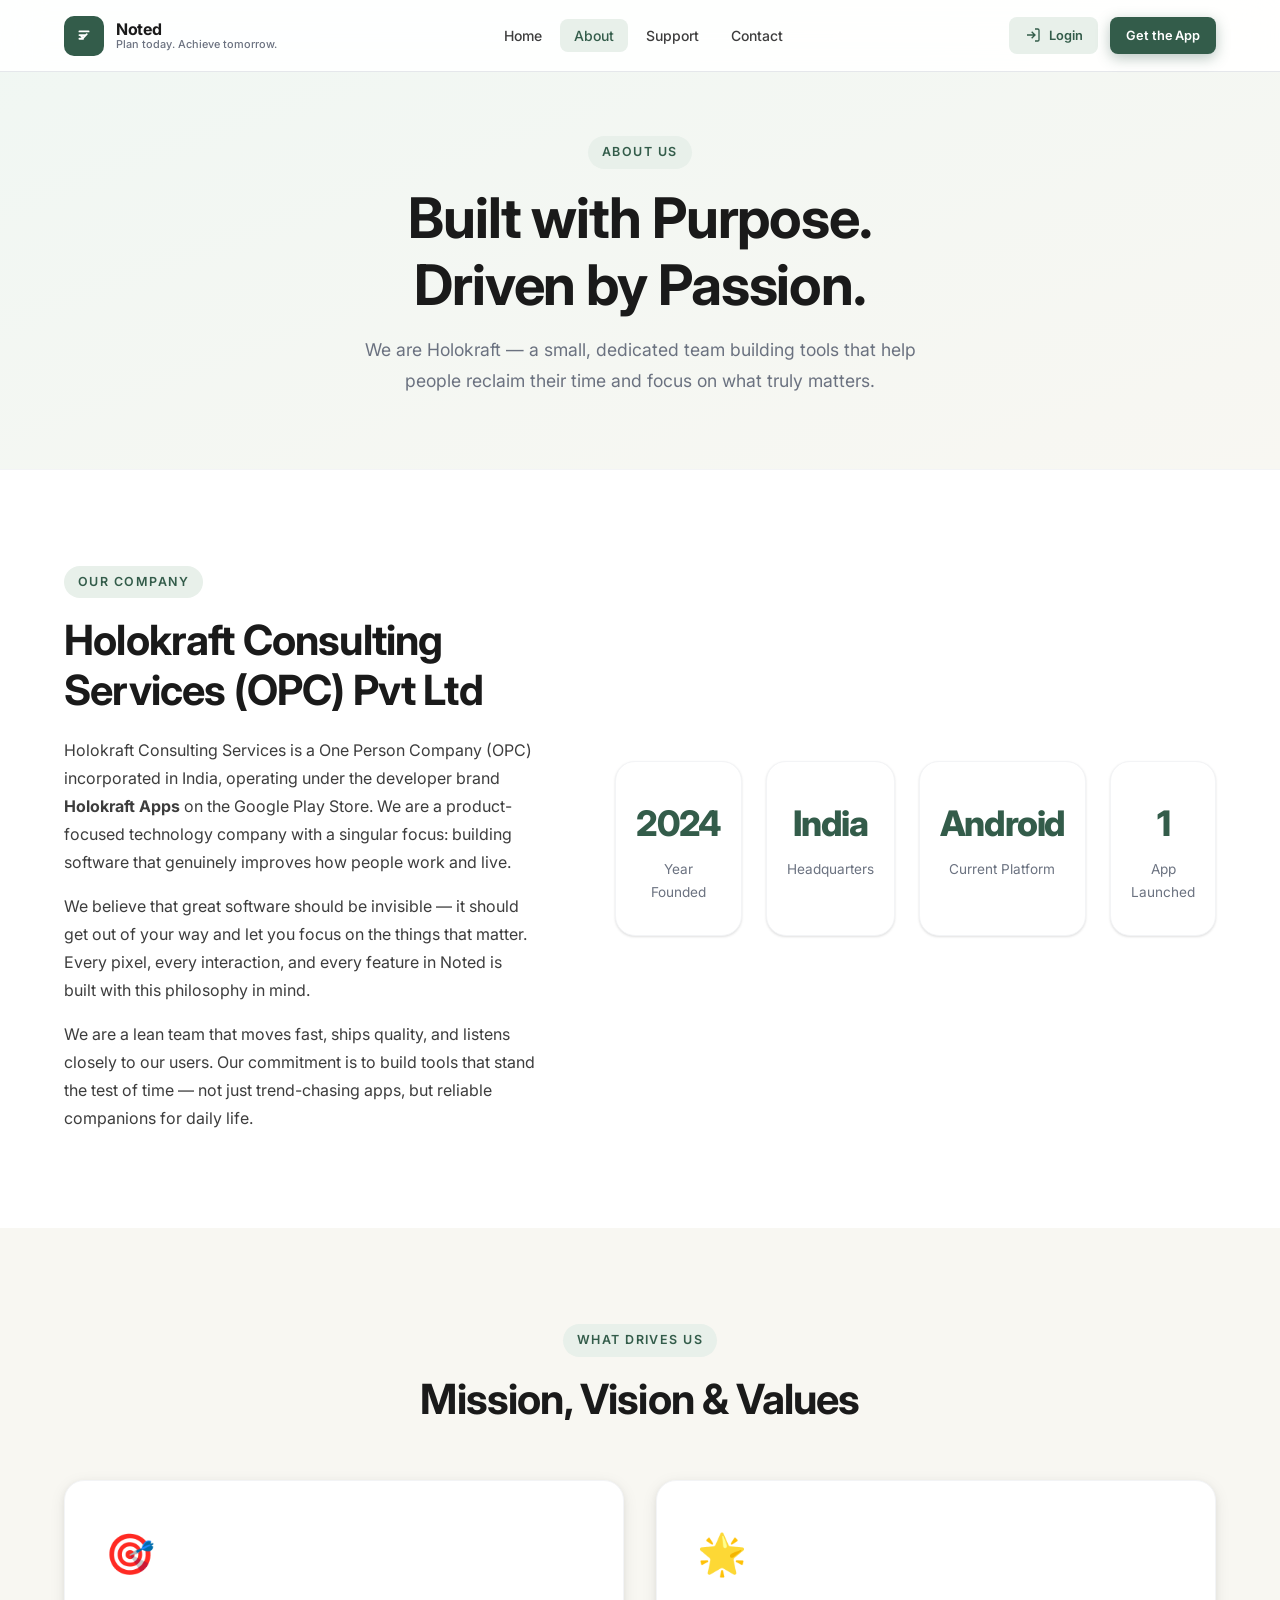
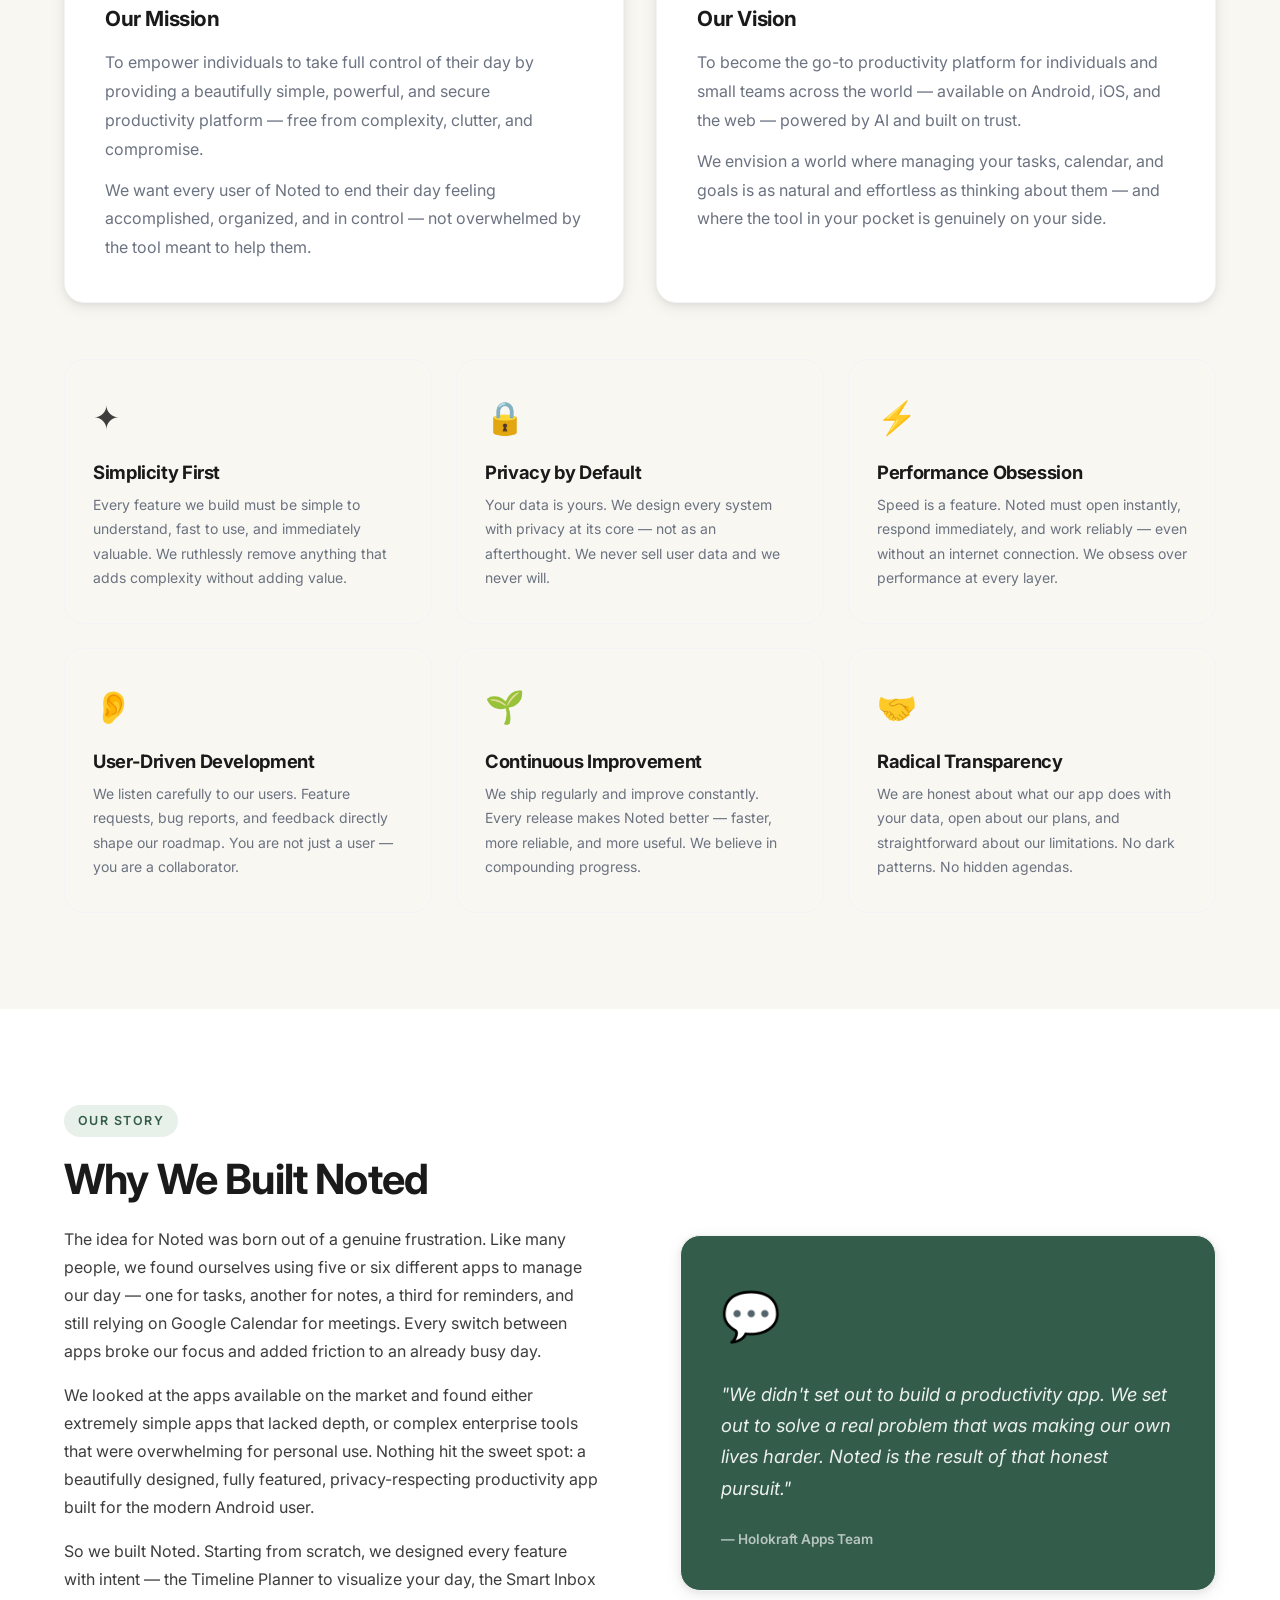
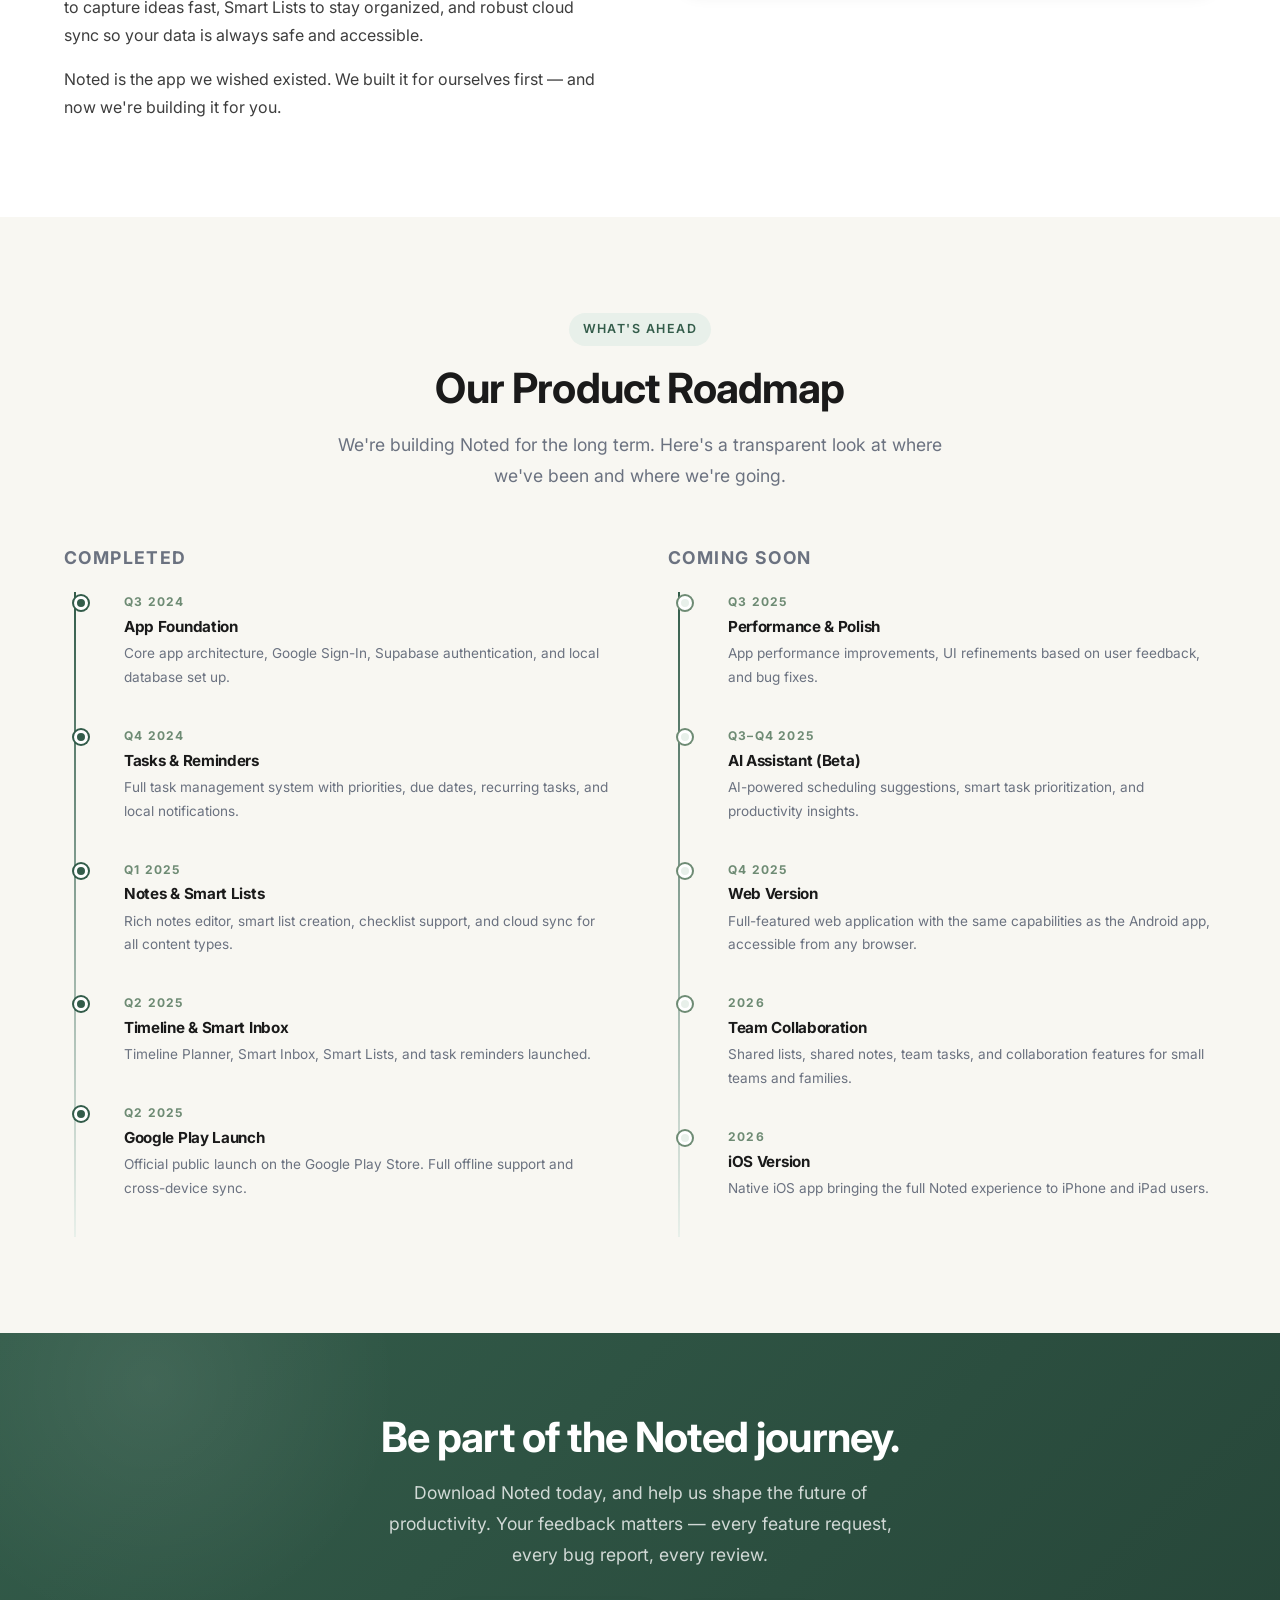
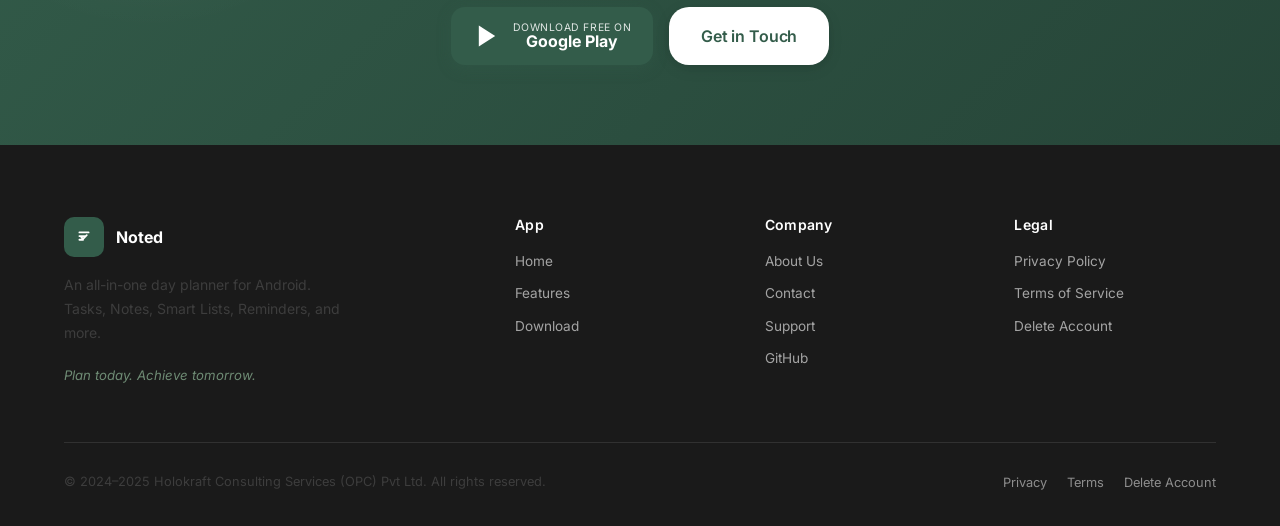
<file: about.html>
<!DOCTYPE html>
<html lang="en">
<head>
  <!-- Google tag (gtag.js) -->
  <script async src="https://www.googletagmanager.com/gtag/js?id=G-2QM60VEDBB"></script>
  <script>
    window.dataLayer = window.dataLayer || [];
    function gtag(){dataLayer.push(arguments);}
    gtag('js', new Date());
    gtag('config', 'G-2QM60VEDBB');
  </script>
  <meta charset="UTF-8" />
  <meta name="viewport" content="width=device-width, initial-scale=1.0" />
  <title>About Us | Noted - Day Planner by Holokraft Apps</title>
  <meta name="description" content="Learn about Holokraft Consulting Services (OPC) Pvt Ltd, the team behind Noted - Day Planner. Our mission, vision, values, and the story of why we built Noted." />
  <meta name="robots" content="index, follow" />
  <link rel="canonical" href="https://holokraftinc.github.io/noted/about.html" />
  <meta property="og:type" content="website" />
  <meta property="og:url" content="https://holokraftinc.github.io/noted/about.html" />
  <meta property="og:title" content="About Holokraft Apps | Noted - Day Planner" />
  <meta property="og:description" content="Meet the team behind Noted. Holokraft Consulting Services builds productivity software that genuinely improves how people work and live." />
  <meta property="og:image" content="https://holokraftinc.github.io/noted/assets/images/og-image.png" />
  <meta name="twitter:card" content="summary_large_image" />
  <meta name="twitter:title" content="About Holokraft Apps | Noted - Day Planner" />
  <link rel="icon" type="image/svg+xml" href="assets/images/favicon.svg" />
  <link rel="preconnect" href="https://fonts.googleapis.com" />
  <link rel="preconnect" href="https://fonts.gstatic.com" crossorigin />
  <link href="https://fonts.googleapis.com/css2?family=Inter:wght@400;500;600;700;800&display=swap" rel="stylesheet" />
  <link rel="stylesheet" href="assets/css/style.css" />
  <script type="application/ld+json">
  {
    "@context": "https://schema.org",
    "@type": "Organization",
    "name": "Holokraft Consulting Services (OPC) Pvt Ltd",
    "alternateName": "Holokraft Apps",
    "url": "https://holokraftinc.github.io",
    "description": "Product-focused technology company building productivity software.",
    "foundingDate": "2024",
    "foundingLocation": "India",
    "makesOffer": {
      "@type": "Offer",
      "itemOffered": {
        "@type": "MobileApplication",
        "name": "Noted - Day Planner",
        "operatingSystem": "Android"
      }
    }
  }
  </script>
</head>
<body>

<header>
  <nav class="navbar" role="navigation" aria-label="Main navigation">
    <div class="container navbar-inner">
      <a href="index.html" class="nav-brand" aria-label="Noted Home">
        <div class="nav-logo" aria-hidden="true"><svg viewBox="0 0 24 24"><path d="M9 12l2 2 4-4M7 7h10M7 11h6M7 15h4"/></svg></div>
        <div class="nav-brand-text">
          <span class="nav-brand-name">Noted</span>
          <span class="nav-brand-tagline">Plan today. Achieve tomorrow.</span>
        </div>
      </a>
      <ul class="nav-links" role="list">
        <li><a href="index.html" class="nav-link">Home</a></li>
        <li><a href="about.html" class="nav-link active">About</a></li>
        <li><a href="support.html" class="nav-link">Support</a></li>
        <li><a href="contact.html" class="nav-link">Contact</a></li>
      </ul>
      <div class="nav-cta">
                <a href="https://the-noted.in/app/" class="btn btn-ghost btn-sm" aria-label="Login to Noted Web App">
          <svg width="16" height="16" viewBox="0 0 24 24" fill="none" stroke="currentColor" stroke-width="2" aria-hidden="true"><path d="M15 3h4a2 2 0 0 1 2 2v14a2 2 0 0 1-2 2h-4M10 17l5-5-5-5M15 12H3"/></svg>
          Login
        </a>
        <a href="https://play.google.com/store/apps/details?id=com.holokraftinc.noted" class="btn btn-primary btn-sm" target="_blank" rel="noopener noreferrer">Get the App</a>
      </div>
      <button class="hamburger" aria-label="Toggle menu" aria-expanded="false"><span></span><span></span><span></span></button>
    </div>
  </nav>
  <div class="mobile-menu" role="menu">
    <a href="index.html" class="nav-link" role="menuitem">Home</a>
    <a href="about.html" class="nav-link active" role="menuitem">About</a>
    <a href="support.html" class="nav-link" role="menuitem">Support</a>
    <a href="contact.html" class="nav-link" role="menuitem">Contact</a>
    <a href="privacy.html" class="nav-link" role="menuitem">Privacy Policy</a>
    <a href="terms.html" class="nav-link" role="menuitem">Terms of Service</a>
    <div class="mobile-menu-cta">
            <a href="https://the-noted.in/app/" class="btn btn-outline" style="width:100%;justify-content:center;margin-bottom:8px;">Login to Web App</a>
      <a href="https://play.google.com/store/apps/details?id=com.holokraftinc.noted" class="btn btn-primary" target="_blank" rel="noopener noreferrer" style="width:100%;justify-content:center;">Download on Google Play</a>
    </div>
  </div>
</header>

<main>
  <!-- Page Hero -->
  <section class="page-hero">
    <div class="container">
      <div class="section-label">About Us</div>
      <h1>Built with Purpose.<br/>Driven by Passion.</h1>
      <p>We are Holokraft — a small, dedicated team building tools that help people reclaim their time and focus on what truly matters.</p>
    </div>
  </section>

  <!-- Company Overview -->
  <section class="section-pad" aria-labelledby="company-heading">
    <div class="container">
      <div class="grid-2 fade-in" style="align-items:center;gap:80px;">
        <div>
          <div class="section-label">Our Company</div>
          <h2 id="company-heading" style="margin-bottom:20px;">Holokraft Consulting Services (OPC) Pvt Ltd</h2>
          <p style="margin-bottom:16px;">Holokraft Consulting Services is a One Person Company (OPC) incorporated in India, operating under the developer brand <strong>Holokraft Apps</strong> on the Google Play Store. We are a product-focused technology company with a singular focus: building software that genuinely improves how people work and live.</p>
          <p style="margin-bottom:16px;">We believe that great software should be invisible — it should get out of your way and let you focus on the things that matter. Every pixel, every interaction, and every feature in Noted is built with this philosophy in mind.</p>
          <p>We are a lean team that moves fast, ships quality, and listens closely to our users. Our commitment is to build tools that stand the test of time — not just trend-chasing apps, but reliable companions for daily life.</p>
        </div>
        <div>
          <div class="team-stat-grid">
            <div class="team-stat-card fade-in fade-in-delay-1">
              <div class="team-stat-value">2024</div>
              <div class="team-stat-label">Year Founded</div>
            </div>
            <div class="team-stat-card fade-in fade-in-delay-2">
              <div class="team-stat-value">India</div>
              <div class="team-stat-label">Headquarters</div>
            </div>
            <div class="team-stat-card fade-in fade-in-delay-3">
              <div class="team-stat-value">Android</div>
              <div class="team-stat-label">Current Platform</div>
            </div>
            <div class="team-stat-card fade-in fade-in-delay-4">
              <div class="team-stat-value">1</div>
              <div class="team-stat-label">App Launched</div>
            </div>
          </div>
        </div>
      </div>
    </div>
  </section>

  <!-- Mission & Vision -->
  <section class="section-pad bg-secondary" aria-labelledby="mission-heading">
    <div class="container">
      <div class="section-header centered fade-in">
        <div class="section-label">What Drives Us</div>
        <h2 class="section-title" id="mission-heading">Mission, Vision &amp; Values</h2>
      </div>

      <div class="grid-2 fade-in" style="gap:32px;margin-bottom:56px;">
        <div class="card" style="padding:40px;">
          <div style="font-size:2.5rem;margin-bottom:20px;" aria-hidden="true">🎯</div>
          <h3 style="margin-bottom:16px;font-size:1.3rem;">Our Mission</h3>
          <p style="color:var(--text-muted);line-height:1.8;">To empower individuals to take full control of their day by providing a beautifully simple, powerful, and secure productivity platform — free from complexity, clutter, and compromise.</p>
          <p style="color:var(--text-muted);line-height:1.8;margin-top:12px;">We want every user of Noted to end their day feeling accomplished, organized, and in control — not overwhelmed by the tool meant to help them.</p>
        </div>
        <div class="card" style="padding:40px;">
          <div style="font-size:2.5rem;margin-bottom:20px;" aria-hidden="true">🌟</div>
          <h3 style="margin-bottom:16px;font-size:1.3rem;">Our Vision</h3>
          <p style="color:var(--text-muted);line-height:1.8;">To become the go-to productivity platform for individuals and small teams across the world — available on Android, iOS, and the web — powered by AI and built on trust.</p>
          <p style="color:var(--text-muted);line-height:1.8;margin-top:12px;">We envision a world where managing your tasks, calendar, and goals is as natural and effortless as thinking about them — and where the tool in your pocket is genuinely on your side.</p>
        </div>
      </div>

      <!-- Values -->
      <div class="values-grid fade-in">
        <div class="value-card">
          <div class="value-icon" aria-hidden="true">✦</div>
          <h4>Simplicity First</h4>
          <p>Every feature we build must be simple to understand, fast to use, and immediately valuable. We ruthlessly remove anything that adds complexity without adding value.</p>
        </div>
        <div class="value-card">
          <div class="value-icon" aria-hidden="true">🔒</div>
          <h4>Privacy by Default</h4>
          <p>Your data is yours. We design every system with privacy at its core — not as an afterthought. We never sell user data and we never will.</p>
        </div>
        <div class="value-card">
          <div class="value-icon" aria-hidden="true">⚡</div>
          <h4>Performance Obsession</h4>
          <p>Speed is a feature. Noted must open instantly, respond immediately, and work reliably — even without an internet connection. We obsess over performance at every layer.</p>
        </div>
        <div class="value-card">
          <div class="value-icon" aria-hidden="true">👂</div>
          <h4>User-Driven Development</h4>
          <p>We listen carefully to our users. Feature requests, bug reports, and feedback directly shape our roadmap. You are not just a user — you are a collaborator.</p>
        </div>
        <div class="value-card">
          <div class="value-icon" aria-hidden="true">🌱</div>
          <h4>Continuous Improvement</h4>
          <p>We ship regularly and improve constantly. Every release makes Noted better — faster, more reliable, and more useful. We believe in compounding progress.</p>
        </div>
        <div class="value-card">
          <div class="value-icon" aria-hidden="true">🤝</div>
          <h4>Radical Transparency</h4>
          <p>We are honest about what our app does with your data, open about our plans, and straightforward about our limitations. No dark patterns. No hidden agendas.</p>
        </div>
      </div>
    </div>
  </section>

  <!-- Why We Built Noted -->
  <section class="section-pad" aria-labelledby="story-heading">
    <div class="container">
      <div class="grid-2 fade-in" style="align-items:center;gap:80px;">
        <div>
          <div class="section-label">Our Story</div>
          <h2 id="story-heading" style="margin-bottom:20px;">Why We Built Noted</h2>
          <p style="margin-bottom:16px;">The idea for Noted was born out of a genuine frustration. Like many people, we found ourselves using five or six different apps to manage our day — one for tasks, another for notes, a third for reminders, and still relying on Google Calendar for meetings. Every switch between apps broke our focus and added friction to an already busy day.</p>
          <p style="margin-bottom:16px;">We looked at the apps available on the market and found either extremely simple apps that lacked depth, or complex enterprise tools that were overwhelming for personal use. Nothing hit the sweet spot: a beautifully designed, fully featured, privacy-respecting productivity app built for the modern Android user.</p>
          <p style="margin-bottom:16px;">So we built Noted. Starting from scratch, we designed every feature with intent — the Timeline Planner to visualize your day, the Smart Inbox to capture ideas fast, Smart Lists to stay organized, and robust cloud sync so your data is always safe and accessible.</p>
          <p>Noted is the app we wished existed. We built it for ourselves first — and now we're building it for you.</p>
        </div>
        <div class="fade-in">
          <div class="card" style="background:var(--primary);padding:40px;color:white;">
            <div style="font-size:3rem;margin-bottom:24px;" aria-hidden="true">💬</div>
            <blockquote style="font-size:1.15rem;line-height:1.7;font-style:italic;color:rgba(255,255,255,0.9);margin-bottom:24px;">"We didn't set out to build a productivity app. We set out to solve a real problem that was making our own lives harder. Noted is the result of that honest pursuit."</blockquote>
            <div style="font-size:0.85rem;color:rgba(255,255,255,0.65);font-weight:600;">— Holokraft Apps Team</div>
          </div>
        </div>
      </div>
    </div>
  </section>

  <!-- Future Roadmap -->
  <section class="section-pad bg-secondary" aria-labelledby="roadmap-heading">
    <div class="container">
      <div class="section-header centered fade-in">
        <div class="section-label">What's Ahead</div>
        <h2 class="section-title" id="roadmap-heading">Our Product Roadmap</h2>
        <p class="section-subtitle">We're building Noted for the long term. Here's a transparent look at where we've been and where we're going.</p>
      </div>

      <div class="grid-2 fade-in" style="gap:56px;align-items:start;">
        <div>
          <h3 style="margin-bottom:24px;font-size:1.1rem;color:var(--text-muted);text-transform:uppercase;letter-spacing:0.08em;font-weight:700;">Completed</h3>
          <div class="roadmap">
            <div class="roadmap-item">
              <div class="roadmap-quarter">Q3 2024</div>
              <h4>App Foundation</h4>
              <p>Core app architecture, Google Sign-In, Supabase authentication, and local database set up.</p>
            </div>
            <div class="roadmap-item">
              <div class="roadmap-quarter">Q4 2024</div>
              <h4>Tasks &amp; Reminders</h4>
              <p>Full task management system with priorities, due dates, recurring tasks, and local notifications.</p>
            </div>
            <div class="roadmap-item">
              <div class="roadmap-quarter">Q1 2025</div>
              <h4>Notes &amp; Smart Lists</h4>
              <p>Rich notes editor, smart list creation, checklist support, and cloud sync for all content types.</p>
            </div>
            <div class="roadmap-item">
              <div class="roadmap-quarter">Q2 2025</div>
              <h4>Timeline &amp; Smart Inbox</h4>
              <p>Timeline Planner, Smart Inbox, Smart Lists, and task reminders launched.</p>
            </div>
            <div class="roadmap-item">
              <div class="roadmap-quarter">Q2 2025</div>
              <h4>Google Play Launch</h4>
              <p>Official public launch on the Google Play Store. Full offline support and cross-device sync.</p>
            </div>
          </div>
        </div>

        <div>
          <h3 style="margin-bottom:24px;font-size:1.1rem;color:var(--text-muted);text-transform:uppercase;letter-spacing:0.08em;font-weight:700;">Coming Soon</h3>
          <div class="roadmap">
            <div class="roadmap-item future">
              <div class="roadmap-quarter">Q3 2025</div>
              <h4>Performance &amp; Polish</h4>
              <p>App performance improvements, UI refinements based on user feedback, and bug fixes.</p>
            </div>
            <div class="roadmap-item future">
              <div class="roadmap-quarter">Q3–Q4 2025</div>
              <h4>AI Assistant (Beta)</h4>
              <p>AI-powered scheduling suggestions, smart task prioritization, and productivity insights.</p>
            </div>
            <div class="roadmap-item future">
              <div class="roadmap-quarter">Q4 2025</div>
              <h4>Web Version</h4>
              <p>Full-featured web application with the same capabilities as the Android app, accessible from any browser.</p>
            </div>
            <div class="roadmap-item future">
              <div class="roadmap-quarter">2026</div>
              <h4>Team Collaboration</h4>
              <p>Shared lists, shared notes, team tasks, and collaboration features for small teams and families.</p>
            </div>
            <div class="roadmap-item future">
              <div class="roadmap-quarter">2026</div>
              <h4>iOS Version</h4>
              <p>Native iOS app bringing the full Noted experience to iPhone and iPad users.</p>
            </div>
          </div>
        </div>
      </div>
    </div>
  </section>

  <!-- CTA -->
  <section class="cta-banner" aria-labelledby="about-cta-heading">
    <div class="container">
      <h2 id="about-cta-heading" class="fade-in">Be part of the Noted journey.</h2>
      <p class="fade-in">Download Noted today, and help us shape the future of productivity. Your feedback matters — every feature request, every bug report, every review.</p>
      <div class="cta-actions fade-in">
        <a href="https://play.google.com/store/apps/details?id=com.holokraftinc.noted" class="play-badge" target="_blank" rel="noopener noreferrer">
          <svg class="play-badge-icon" viewBox="0 0 24 24" fill="white" aria-hidden="true"><path d="M5 3l14 9-14 9V3z"/></svg>
          <div class="play-badge-text">
            <span class="play-badge-sub">Download Free on</span>
            <span class="play-badge-name">Google Play</span>
          </div>
        </a>
        <a href="contact.html" class="btn btn-white btn-lg">Get in Touch</a>
      </div>
    </div>
  </section>
</main>

<footer class="footer" role="contentinfo">
  <div class="container">
    <div class="footer-grid">
      <div class="footer-brand">
        <div class="footer-logo">
          <div class="footer-logo-icon" aria-hidden="true"><svg viewBox="0 0 24 24"><path d="M9 12l2 2 4-4M7 7h10M7 11h6M7 15h4"/></svg></div>
          <span class="footer-brand-name">Noted</span>
        </div>
        <p>An all-in-one day planner for Android. Tasks, Notes, Smart Lists, Reminders, and more.</p>
        <div class="footer-tagline">Plan today. Achieve tomorrow.</div>
      </div>
      <div class="footer-col">
        <h5>App</h5>
        <nav class="footer-links">
          <a href="index.html">Home</a>
          <a href="index.html#features">Features</a>
          <a href="https://play.google.com/store/apps/details?id=com.holokraftinc.noted" target="_blank" rel="noopener noreferrer">Download</a>
        </nav>
      </div>
      <div class="footer-col">
        <h5>Company</h5>
        <nav class="footer-links">
          <a href="about.html">About Us</a>
          <a href="contact.html">Contact</a>
          <a href="support.html">Support</a>
          <a href="https://github.com/holokraftinc" target="_blank" rel="noopener noreferrer">GitHub</a>
        </nav>
      </div>
      <div class="footer-col">
        <h5>Legal</h5>
        <nav class="footer-links">
          <a href="privacy.html">Privacy Policy</a>
          <a href="terms.html">Terms of Service</a>
          <a href="delete-account.html">Delete Account</a>
        </nav>
      </div>
    </div>
    <div class="footer-bottom">
      <p class="footer-copy">&copy; 2024–2025 Holokraft Consulting Services (OPC) Pvt Ltd. All rights reserved.</p>
      <div class="footer-legal">
        <a href="privacy.html">Privacy</a>
        <a href="terms.html">Terms</a>
        <a href="delete-account.html">Delete Account</a>
      </div>
    </div>
  </div>
</footer>

<button class="scroll-top" aria-label="Scroll to top">
  <svg viewBox="0 0 24 24" aria-hidden="true"><path d="M18 15l-6-6-6 6" stroke-linecap="round" stroke-linejoin="round"/></svg>
</button>
<script src="assets/js/script.js" defer></script>
</body>
</html>
</file>
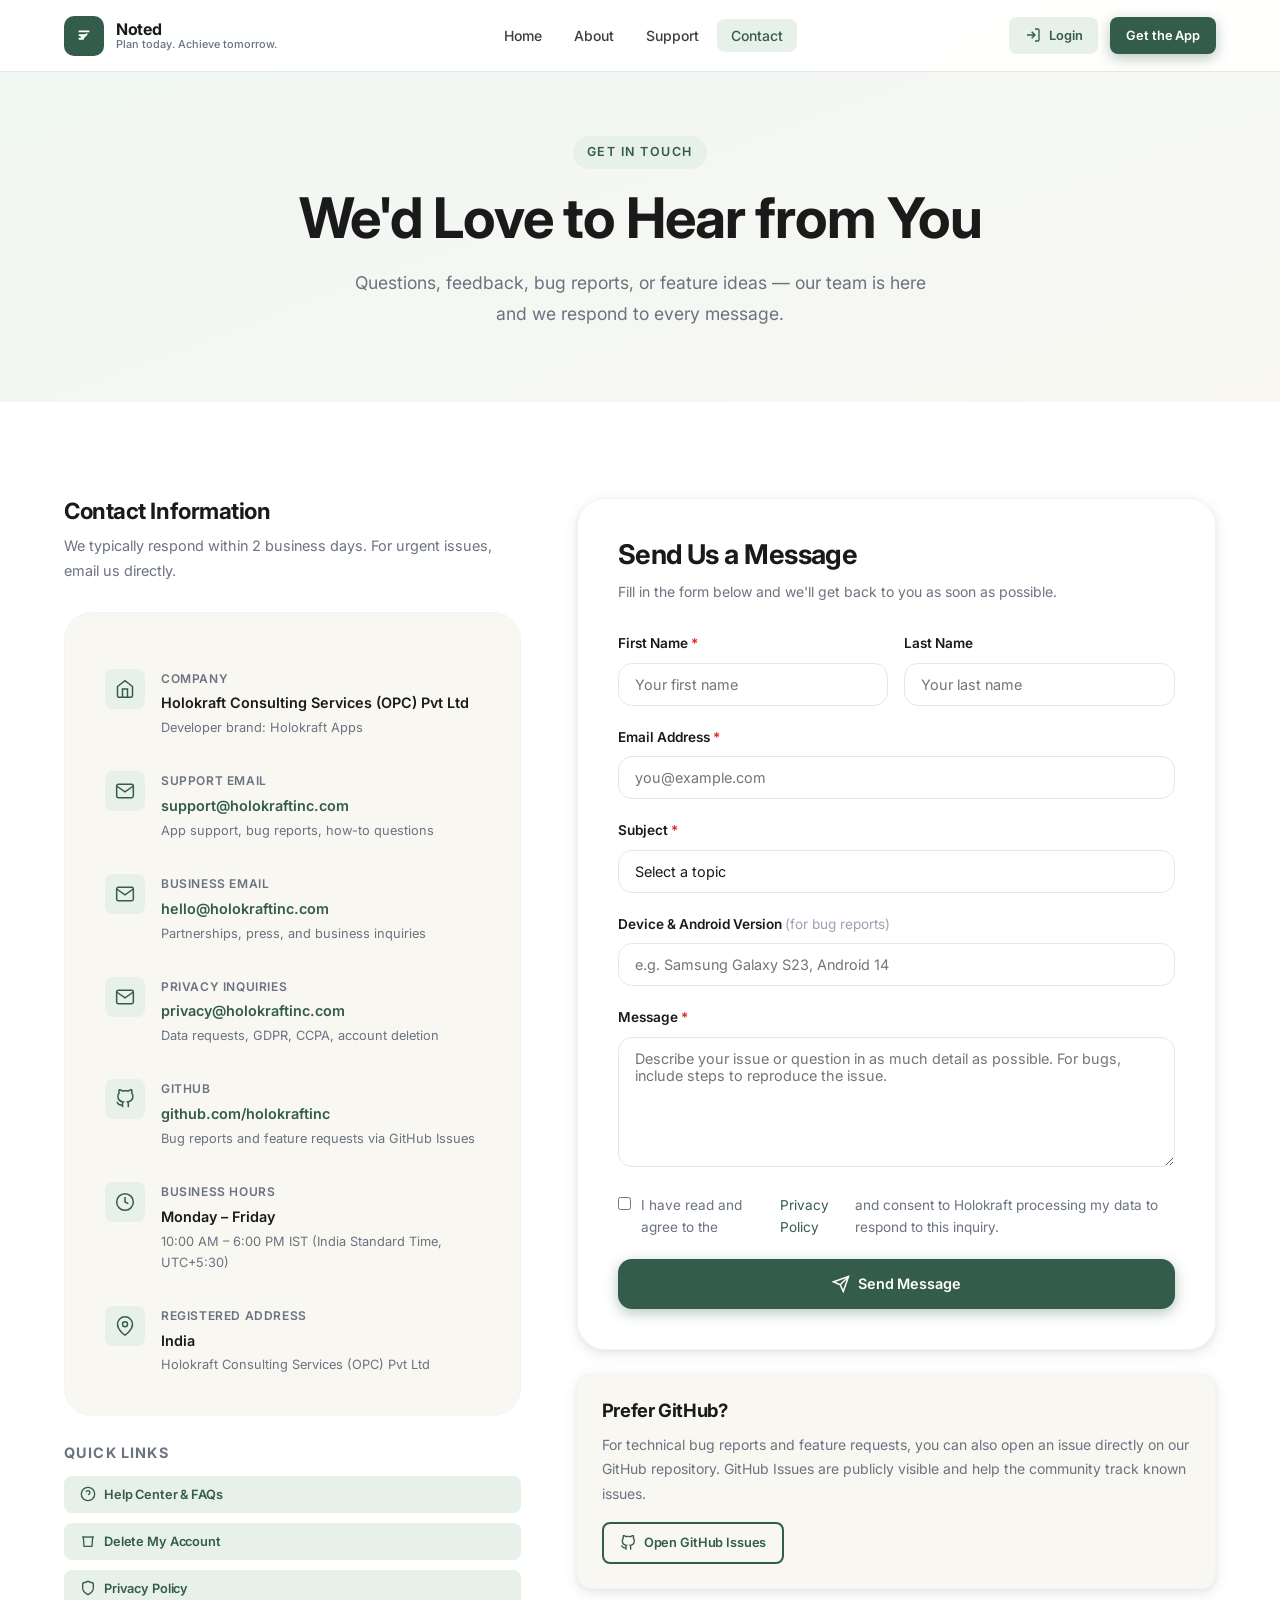
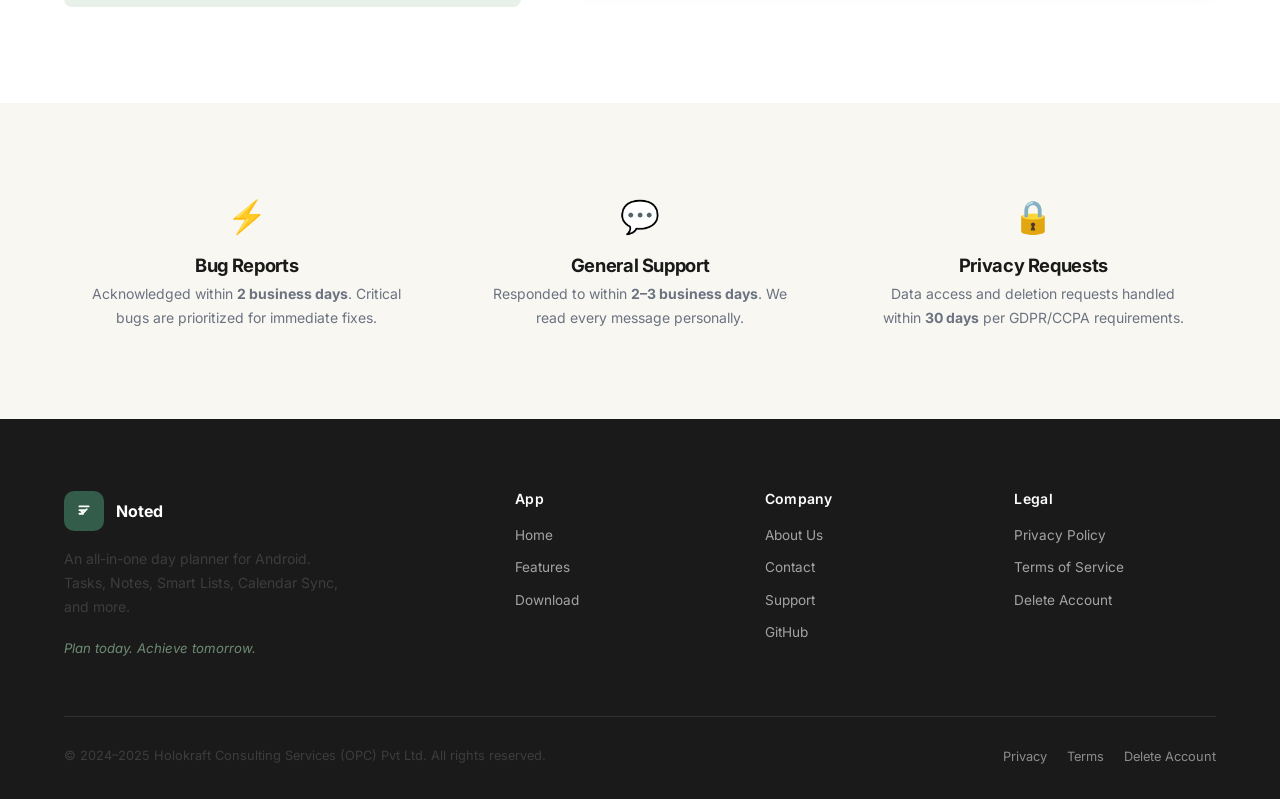
<file: contact.html>
<!DOCTYPE html>
<html lang="en">
<head>
  <!-- Google tag (gtag.js) -->
  <script async src="https://www.googletagmanager.com/gtag/js?id=G-2QM60VEDBB"></script>
  <script>
    window.dataLayer = window.dataLayer || [];
    function gtag(){dataLayer.push(arguments);}
    gtag('js', new Date());
    gtag('config', 'G-2QM60VEDBB');
  </script>
  <meta charset="UTF-8" />
  <meta name="viewport" content="width=device-width, initial-scale=1.0" />
  <title>Contact Us | Noted - Day Planner</title>
  <meta name="description" content="Contact Holokraft Apps — the team behind Noted - Day Planner. Reach out for support, bug reports, feature requests, or business inquiries." />
  <meta name="robots" content="index, follow" />
  <link rel="canonical" href="https://holokraftinc.github.io/noted/contact.html" />
  <meta property="og:type" content="website" />
  <meta property="og:url" content="https://holokraftinc.github.io/noted/contact.html" />
  <meta property="og:title" content="Contact Us | Noted - Day Planner" />
  <meta property="og:description" content="Get in touch with the Holokraft Apps team. Support, feedback, and business inquiries welcome." />
  <meta property="og:image" content="https://holokraftinc.github.io/noted/assets/images/og-image.png" />
  <meta name="twitter:card" content="summary" />
  <meta name="twitter:title" content="Contact Us | Noted - Day Planner" />
  <link rel="icon" type="image/svg+xml" href="assets/images/favicon.svg" />
  <link rel="preconnect" href="https://fonts.googleapis.com" />
  <link rel="preconnect" href="https://fonts.gstatic.com" crossorigin />
  <link href="https://fonts.googleapis.com/css2?family=Inter:wght@400;500;600;700;800&display=swap" rel="stylesheet" />
  <link rel="stylesheet" href="assets/css/style.css" />
</head>
<body>

<header>
  <nav class="navbar" role="navigation" aria-label="Main navigation">
    <div class="container navbar-inner">
      <a href="index.html" class="nav-brand" aria-label="Noted Home">
        <div class="nav-logo" aria-hidden="true"><svg viewBox="0 0 24 24"><path d="M9 12l2 2 4-4M7 7h10M7 11h6M7 15h4"/></svg></div>
        <div class="nav-brand-text">
          <span class="nav-brand-name">Noted</span>
          <span class="nav-brand-tagline">Plan today. Achieve tomorrow.</span>
        </div>
      </a>
      <ul class="nav-links" role="list">
        <li><a href="index.html" class="nav-link">Home</a></li>
        <li><a href="about.html" class="nav-link">About</a></li>
        <li><a href="support.html" class="nav-link">Support</a></li>
        <li><a href="contact.html" class="nav-link active">Contact</a></li>
      </ul>
      <div class="nav-cta">
                <a href="https://the-noted.in/app/" class="btn btn-ghost btn-sm" aria-label="Login to Noted Web App">
          <svg width="16" height="16" viewBox="0 0 24 24" fill="none" stroke="currentColor" stroke-width="2" aria-hidden="true"><path d="M15 3h4a2 2 0 0 1 2 2v14a2 2 0 0 1-2 2h-4M10 17l5-5-5-5M15 12H3"/></svg>
          Login
        </a>
        <a href="https://play.google.com/store/apps/details?id=com.holokraftinc.noted" class="btn btn-primary btn-sm" target="_blank" rel="noopener noreferrer">Get the App</a>
      </div>
      <button class="hamburger" aria-label="Toggle menu" aria-expanded="false"><span></span><span></span><span></span></button>
    </div>
  </nav>
  <div class="mobile-menu" role="menu">
    <a href="index.html" class="nav-link" role="menuitem">Home</a>
    <a href="about.html" class="nav-link" role="menuitem">About</a>
    <a href="support.html" class="nav-link" role="menuitem">Support</a>
    <a href="contact.html" class="nav-link active" role="menuitem">Contact</a>
    <a href="privacy.html" class="nav-link" role="menuitem">Privacy Policy</a>
    <a href="terms.html" class="nav-link" role="menuitem">Terms of Service</a>
    <div class="mobile-menu-cta">
            <a href="https://the-noted.in/app/" class="btn btn-outline" style="width:100%;justify-content:center;margin-bottom:8px;">Login to Web App</a>
      <a href="https://play.google.com/store/apps/details?id=com.holokraftinc.noted" class="btn btn-primary" target="_blank" rel="noopener noreferrer" style="width:100%;justify-content:center;">Download on Google Play</a>
    </div>
  </div>
</header>

<main>
  <section class="page-hero">
    <div class="container">
      <div class="section-label">Get in Touch</div>
      <h1>We'd Love to Hear from You</h1>
      <p>Questions, feedback, bug reports, or feature ideas — our team is here and we respond to every message.</p>
    </div>
  </section>

  <section class="section-pad" aria-labelledby="contact-heading">
    <div class="container">
      <div class="contact-grid fade-in">

        <!-- Contact Info -->
        <div>
          <h2 id="contact-heading" style="margin-bottom:8px;font-size:1.4rem;">Contact Information</h2>
          <p style="color:var(--text-muted);margin-bottom:28px;font-size:0.9rem;">We typically respond within 2 business days. For urgent issues, email us directly.</p>

          <div class="contact-info-card">
            <div class="contact-info-item">
              <div class="contact-info-icon" aria-hidden="true">
                <svg viewBox="0 0 24 24"><path d="M3 9l9-7 9 7v11a2 2 0 01-2 2H5a2 2 0 01-2-2z"/><polyline points="9 22 9 12 15 12 15 22"/></svg>
              </div>
              <div>
                <div class="contact-info-label">Company</div>
                <div class="contact-info-value">Holokraft Consulting Services (OPC) Pvt Ltd</div>
                <div class="contact-info-sub">Developer brand: Holokraft Apps</div>
              </div>
            </div>

            <div class="contact-info-item">
              <div class="contact-info-icon" aria-hidden="true">
                <svg viewBox="0 0 24 24"><path d="M4 4h16c1.1 0 2 .9 2 2v12c0 1.1-.9 2-2 2H4c-1.1 0-2-.9-2-2V6c0-1.1.9-2 2-2z"/><polyline points="22,6 12,13 2,6"/></svg>
              </div>
              <div>
                <div class="contact-info-label">Support Email</div>
                <div class="contact-info-value"><a href="mailto:support@holokraftinc.com">support@holokraftinc.com</a></div>
                <div class="contact-info-sub">App support, bug reports, how-to questions</div>
              </div>
            </div>

            <div class="contact-info-item">
              <div class="contact-info-icon" aria-hidden="true">
                <svg viewBox="0 0 24 24"><path d="M4 4h16c1.1 0 2 .9 2 2v12c0 1.1-.9 2-2 2H4c-1.1 0-2-.9-2-2V6c0-1.1.9-2 2-2z"/><polyline points="22,6 12,13 2,6"/></svg>
              </div>
              <div>
                <div class="contact-info-label">Business Email</div>
                <div class="contact-info-value"><a href="mailto:hello@holokraftinc.com">hello@holokraftinc.com</a></div>
                <div class="contact-info-sub">Partnerships, press, and business inquiries</div>
              </div>
            </div>

            <div class="contact-info-item">
              <div class="contact-info-icon" aria-hidden="true">
                <svg viewBox="0 0 24 24"><path d="M4 4h16c1.1 0 2 .9 2 2v12c0 1.1-.9 2-2 2H4c-1.1 0-2-.9-2-2V6c0-1.1.9-2 2-2z"/><polyline points="22,6 12,13 2,6"/></svg>
              </div>
              <div>
                <div class="contact-info-label">Privacy Inquiries</div>
                <div class="contact-info-value"><a href="mailto:privacy@holokraftinc.com">privacy@holokraftinc.com</a></div>
                <div class="contact-info-sub">Data requests, GDPR, CCPA, account deletion</div>
              </div>
            </div>

            <div class="contact-info-item">
              <div class="contact-info-icon" aria-hidden="true">
                <svg viewBox="0 0 24 24"><path d="M9 19c-5 1.5-5-2.5-7-3m14 6v-3.87a3.37 3.37 0 00-.94-2.61c3.14-.35 6.44-1.54 6.44-7A5.44 5.44 0 0020 4.77 5.07 5.07 0 0019.91 1S18.73.65 16 2.48a13.38 13.38 0 00-7 0C6.27.65 5.09 1 5.09 1A5.07 5.07 0 005 4.77a5.44 5.44 0 00-1.5 3.78c0 5.42 3.3 6.61 6.44 7A3.37 3.37 0 009 18.13V22"/></svg>
              </div>
              <div>
                <div class="contact-info-label">GitHub</div>
                <div class="contact-info-value"><a href="https://github.com/holokraftinc" target="_blank" rel="noopener noreferrer">github.com/holokraftinc</a></div>
                <div class="contact-info-sub">Bug reports and feature requests via GitHub Issues</div>
              </div>
            </div>

            <div class="contact-info-item">
              <div class="contact-info-icon" aria-hidden="true">
                <svg viewBox="0 0 24 24"><circle cx="12" cy="12" r="10"/><polyline points="12 6 12 12 16 14"/></svg>
              </div>
              <div>
                <div class="contact-info-label">Business Hours</div>
                <div class="contact-info-value">Monday – Friday</div>
                <div class="contact-info-sub">10:00 AM – 6:00 PM IST (India Standard Time, UTC+5:30)</div>
              </div>
            </div>

            <div class="contact-info-item" style="border-bottom:none;padding-bottom:0;">
              <div class="contact-info-icon" aria-hidden="true">
                <svg viewBox="0 0 24 24"><path d="M21 10c0 7-9 13-9 13s-9-6-9-13a9 9 0 0118 0z"/><circle cx="12" cy="10" r="3"/></svg>
              </div>
              <div>
                <div class="contact-info-label">Registered Address</div>
                <div class="contact-info-value">India</div>
                <div class="contact-info-sub">Holokraft Consulting Services (OPC) Pvt Ltd</div>
              </div>
            </div>
          </div>

          <!-- Quick Links -->
          <div style="margin-top:28px;">
            <h4 style="margin-bottom:14px;font-size:0.9rem;color:var(--text-muted);text-transform:uppercase;letter-spacing:0.08em;">Quick Links</h4>
            <div style="display:flex;flex-direction:column;gap:10px;">
              <a href="support.html" class="btn btn-ghost btn-sm" style="justify-content:flex-start;">
                <svg width="16" height="16" viewBox="0 0 24 24" fill="none" stroke="currentColor" stroke-width="2" aria-hidden="true"><circle cx="12" cy="12" r="10"/><path d="M9.09 9a3 3 0 015.83 1c0 2-3 3-3 3"/><line x1="12" y1="17" x2="12.01" y2="17"/></svg>
                Help Center &amp; FAQs
              </a>
              <a href="delete-account.html" class="btn btn-ghost btn-sm" style="justify-content:flex-start;">
                <svg width="16" height="16" viewBox="0 0 24 24" fill="none" stroke="currentColor" stroke-width="2" aria-hidden="true"><polyline points="3 6 5 6 21 6"/><path d="M19 6l-1 14H6L5 6"/></svg>
                Delete My Account
              </a>
              <a href="privacy.html" class="btn btn-ghost btn-sm" style="justify-content:flex-start;">
                <svg width="16" height="16" viewBox="0 0 24 24" fill="none" stroke="currentColor" stroke-width="2" aria-hidden="true"><path d="M12 22s8-4 8-10V5l-8-3-8 3v7c0 6 8 10 8 10z"/></svg>
                Privacy Policy
              </a>
            </div>
          </div>
        </div>

        <!-- Contact Form -->
        <div>
          <div class="contact-form-wrapper">
            <h3 style="margin-bottom:8px;">Send Us a Message</h3>
            <p style="color:var(--text-muted);font-size:0.875rem;margin-bottom:28px;">Fill in the form below and we'll get back to you as soon as possible.</p>

            <form id="contactForm" novalidate>
              <div class="form-row">
                <div class="form-group">
                  <label class="form-label" for="firstName">First Name <span style="color:#DC2626;">*</span></label>
                  <input class="form-input" type="text" id="firstName" name="firstName" placeholder="Your first name" required autocomplete="given-name" />
                </div>
                <div class="form-group">
                  <label class="form-label" for="lastName">Last Name</label>
                  <input class="form-input" type="text" id="lastName" name="lastName" placeholder="Your last name" autocomplete="family-name" />
                </div>
              </div>

              <div class="form-group">
                <label class="form-label" for="email">Email Address <span style="color:#DC2626;">*</span></label>
                <input class="form-input" type="email" id="email" name="email" placeholder="you@example.com" required autocomplete="email" />
              </div>

              <div class="form-group">
                <label class="form-label" for="subject">Subject <span style="color:#DC2626;">*</span></label>
                <select class="form-select" id="subject" name="subject" required>
                  <option value="" disabled selected>Select a topic</option>
                  <option value="bug">Bug Report</option>
                  <option value="feature">Feature Request</option>
                  <option value="account">Account Issue</option>
                  <option value="data">Data / Privacy Request</option>
                  <option value="billing">Billing / Subscription</option>
                  <option value="business">Business / Partnership</option>
                  <option value="press">Press Inquiry</option>
                  <option value="other">Other</option>
                </select>
              </div>

              <div class="form-group">
                <label class="form-label" for="device">Device &amp; Android Version <span style="color:var(--text-light);font-weight:400;">(for bug reports)</span></label>
                <input class="form-input" type="text" id="device" name="device" placeholder="e.g. Samsung Galaxy S23, Android 14" />
              </div>

              <div class="form-group">
                <label class="form-label" for="message">Message <span style="color:#DC2626;">*</span></label>
                <textarea class="form-textarea" id="message" name="message" placeholder="Describe your issue or question in as much detail as possible. For bugs, include steps to reproduce the issue." required></textarea>
              </div>

              <div style="margin-bottom:20px;">
                <label style="display:flex;align-items:flex-start;gap:10px;cursor:pointer;font-size:0.85rem;color:var(--text-muted);">
                  <input type="checkbox" required style="margin-top:3px;accent-color:var(--primary);flex-shrink:0;" />
                  I have read and agree to the <a href="privacy.html" target="_blank">Privacy Policy</a> and consent to Holokraft processing my data to respond to this inquiry.
                </label>
              </div>

              <button type="submit" class="btn btn-primary" style="width:100%;justify-content:center;padding:16px;">
                <svg width="18" height="18" viewBox="0 0 24 24" fill="none" stroke="currentColor" stroke-width="2" aria-hidden="true"><line x1="22" y1="2" x2="11" y2="13"/><polygon points="22 2 15 22 11 13 2 9 22 2"/></svg>
                Send Message
              </button>
            </form>

            <!-- Success Message (hidden by default) -->
            <div id="formSuccess" style="display:none;text-align:center;padding:40px 20px;">
              <div style="font-size:3rem;margin-bottom:16px;" aria-hidden="true">✅</div>
              <h3 style="margin-bottom:8px;">Message Sent!</h3>
              <p style="color:var(--text-muted);">Thank you for reaching out. We'll get back to you at your email address within 2 business days.</p>
              <a href="index.html" class="btn btn-primary mt-24">Back to Home</a>
            </div>
          </div>

          <!-- Issue Reporting & Feature Requests -->
          <div class="card card-sm mt-24" style="background:var(--secondary);">
            <h4 style="margin-bottom:12px;">Prefer GitHub?</h4>
            <p style="font-size:0.875rem;color:var(--text-muted);margin-bottom:16px;">For technical bug reports and feature requests, you can also open an issue directly on our GitHub repository. GitHub Issues are publicly visible and help the community track known issues.</p>
            <a href="https://github.com/holokraftinc" class="btn btn-outline btn-sm" target="_blank" rel="noopener noreferrer">
              <svg width="16" height="16" viewBox="0 0 24 24" fill="none" stroke="currentColor" stroke-width="2" aria-hidden="true"><path d="M9 19c-5 1.5-5-2.5-7-3m14 6v-3.87a3.37 3.37 0 00-.94-2.61c3.14-.35 6.44-1.54 6.44-7A5.44 5.44 0 0020 4.77 5.07 5.07 0 0019.91 1S18.73.65 16 2.48a13.38 13.38 0 00-7 0C6.27.65 5.09 1 5.09 1A5.07 5.07 0 005 4.77a5.44 5.44 0 00-1.5 3.78c0 5.42 3.3 6.61 6.44 7A3.37 3.37 0 009 18.13V22"/></svg>
              Open GitHub Issues
            </a>
          </div>
        </div>
      </div>
    </div>
  </section>

  <!-- Response Time Notice -->
  <section class="section-pad-sm bg-secondary" aria-label="Response time information">
    <div class="container">
      <div class="grid-3 fade-in">
        <div style="text-align:center;padding:24px;">
          <div style="font-size:2rem;margin-bottom:10px;" aria-hidden="true">⚡</div>
          <h4 style="margin-bottom:6px;">Bug Reports</h4>
          <p style="font-size:0.875rem;color:var(--text-muted);">Acknowledged within <strong>2 business days</strong>. Critical bugs are prioritized for immediate fixes.</p>
        </div>
        <div style="text-align:center;padding:24px;">
          <div style="font-size:2rem;margin-bottom:10px;" aria-hidden="true">💬</div>
          <h4 style="margin-bottom:6px;">General Support</h4>
          <p style="font-size:0.875rem;color:var(--text-muted);">Responded to within <strong>2–3 business days</strong>. We read every message personally.</p>
        </div>
        <div style="text-align:center;padding:24px;">
          <div style="font-size:2rem;margin-bottom:10px;" aria-hidden="true">🔒</div>
          <h4 style="margin-bottom:6px;">Privacy Requests</h4>
          <p style="font-size:0.875rem;color:var(--text-muted);">Data access and deletion requests handled within <strong>30 days</strong> per GDPR/CCPA requirements.</p>
        </div>
      </div>
    </div>
  </section>
</main>

<footer class="footer" role="contentinfo">
  <div class="container">
    <div class="footer-grid">
      <div class="footer-brand">
        <div class="footer-logo">
          <div class="footer-logo-icon" aria-hidden="true"><svg viewBox="0 0 24 24"><path d="M9 12l2 2 4-4M7 7h10M7 11h6M7 15h4"/></svg></div>
          <span class="footer-brand-name">Noted</span>
        </div>
        <p>An all-in-one day planner for Android. Tasks, Notes, Smart Lists, Calendar Sync, and more.</p>
        <div class="footer-tagline">Plan today. Achieve tomorrow.</div>
      </div>
      <div class="footer-col">
        <h5>App</h5>
        <nav class="footer-links">
          <a href="index.html">Home</a>
          <a href="index.html#features">Features</a>
          <a href="https://play.google.com/store/apps/details?id=com.holokraftinc.noted" target="_blank" rel="noopener noreferrer">Download</a>
        </nav>
      </div>
      <div class="footer-col">
        <h5>Company</h5>
        <nav class="footer-links">
          <a href="about.html">About Us</a>
          <a href="contact.html">Contact</a>
          <a href="support.html">Support</a>
          <a href="https://github.com/holokraftinc" target="_blank" rel="noopener noreferrer">GitHub</a>
        </nav>
      </div>
      <div class="footer-col">
        <h5>Legal</h5>
        <nav class="footer-links">
          <a href="privacy.html">Privacy Policy</a>
          <a href="terms.html">Terms of Service</a>
          <a href="delete-account.html">Delete Account</a>
        </nav>
      </div>
    </div>
    <div class="footer-bottom">
      <p class="footer-copy">&copy; 2024–2025 Holokraft Consulting Services (OPC) Pvt Ltd. All rights reserved.</p>
      <div class="footer-legal">
        <a href="privacy.html">Privacy</a>
        <a href="terms.html">Terms</a>
        <a href="delete-account.html">Delete Account</a>
      </div>
    </div>
  </div>
</footer>

<button class="scroll-top" aria-label="Scroll to top">
  <svg viewBox="0 0 24 24" aria-hidden="true"><path d="M18 15l-6-6-6 6" stroke-linecap="round" stroke-linejoin="round"/></svg>
</button>
<script src="assets/js/script.js" defer></script>
</body>
</html>
</file>
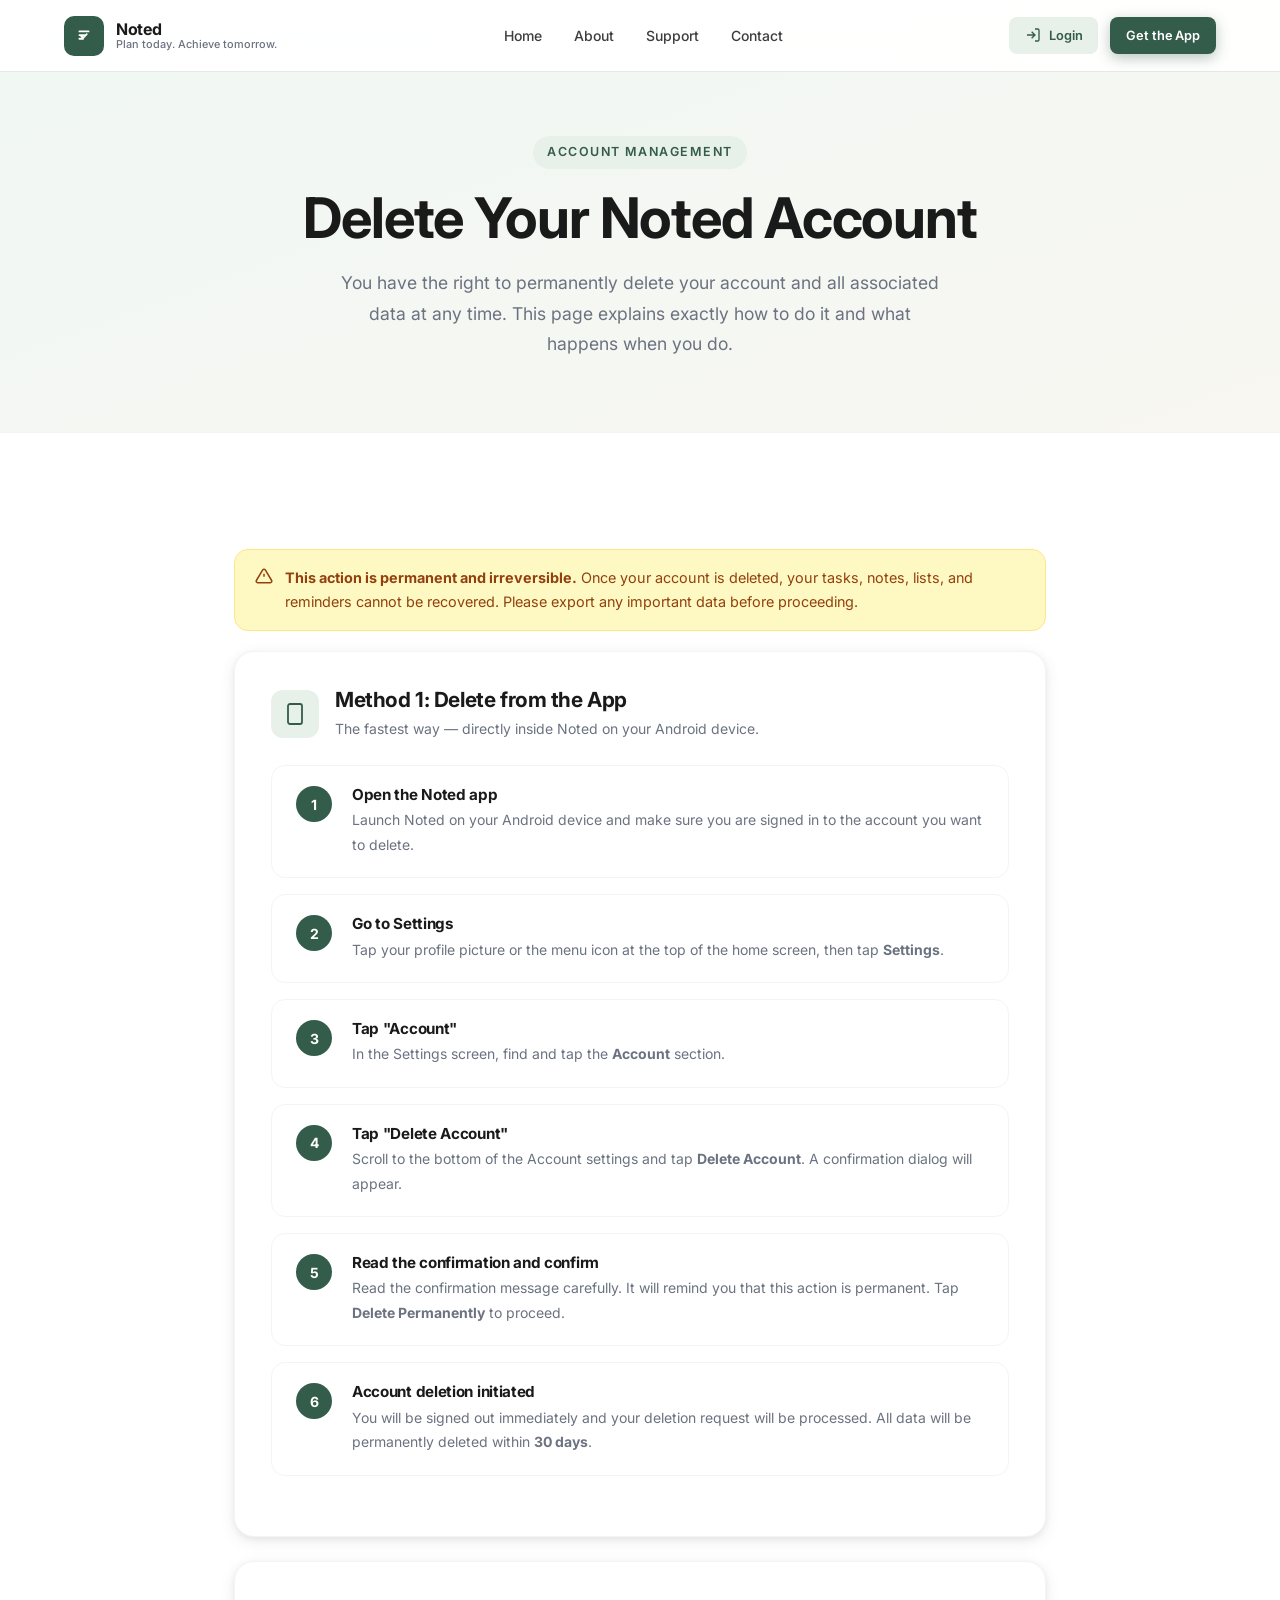
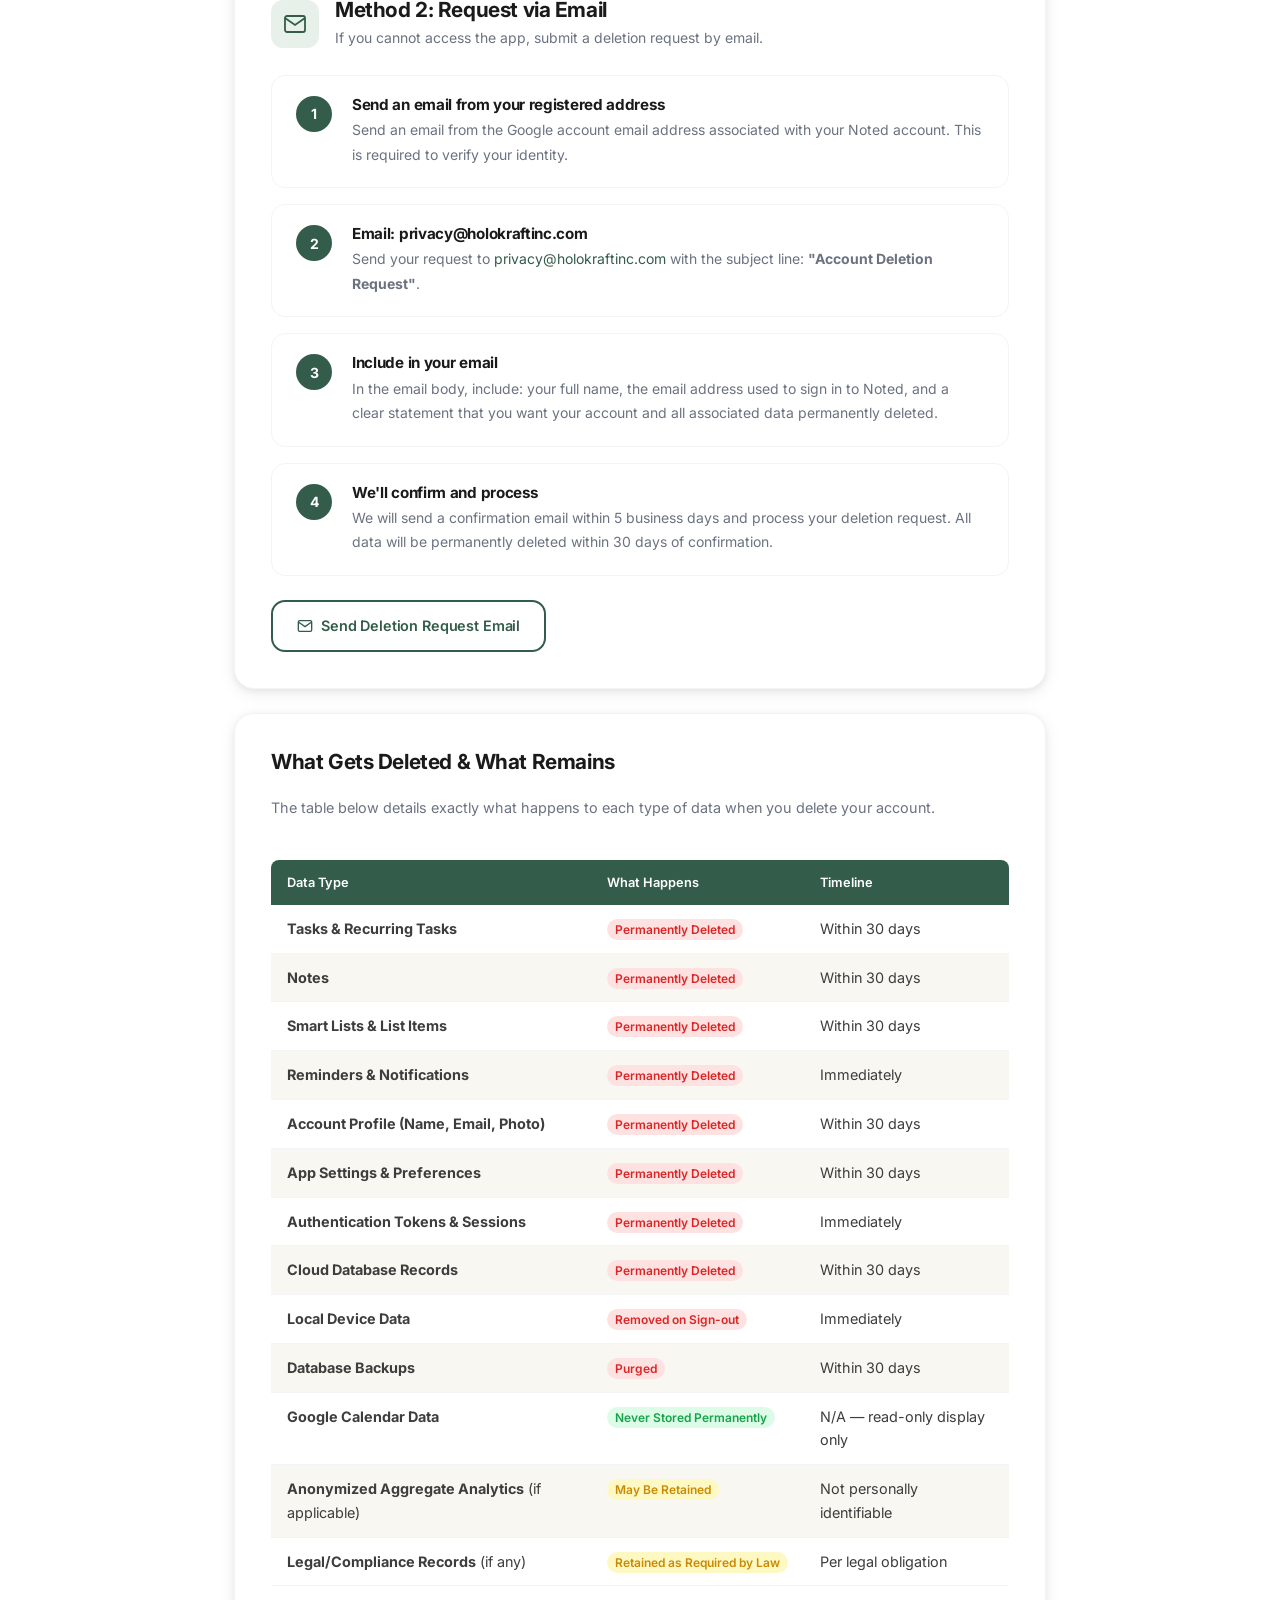
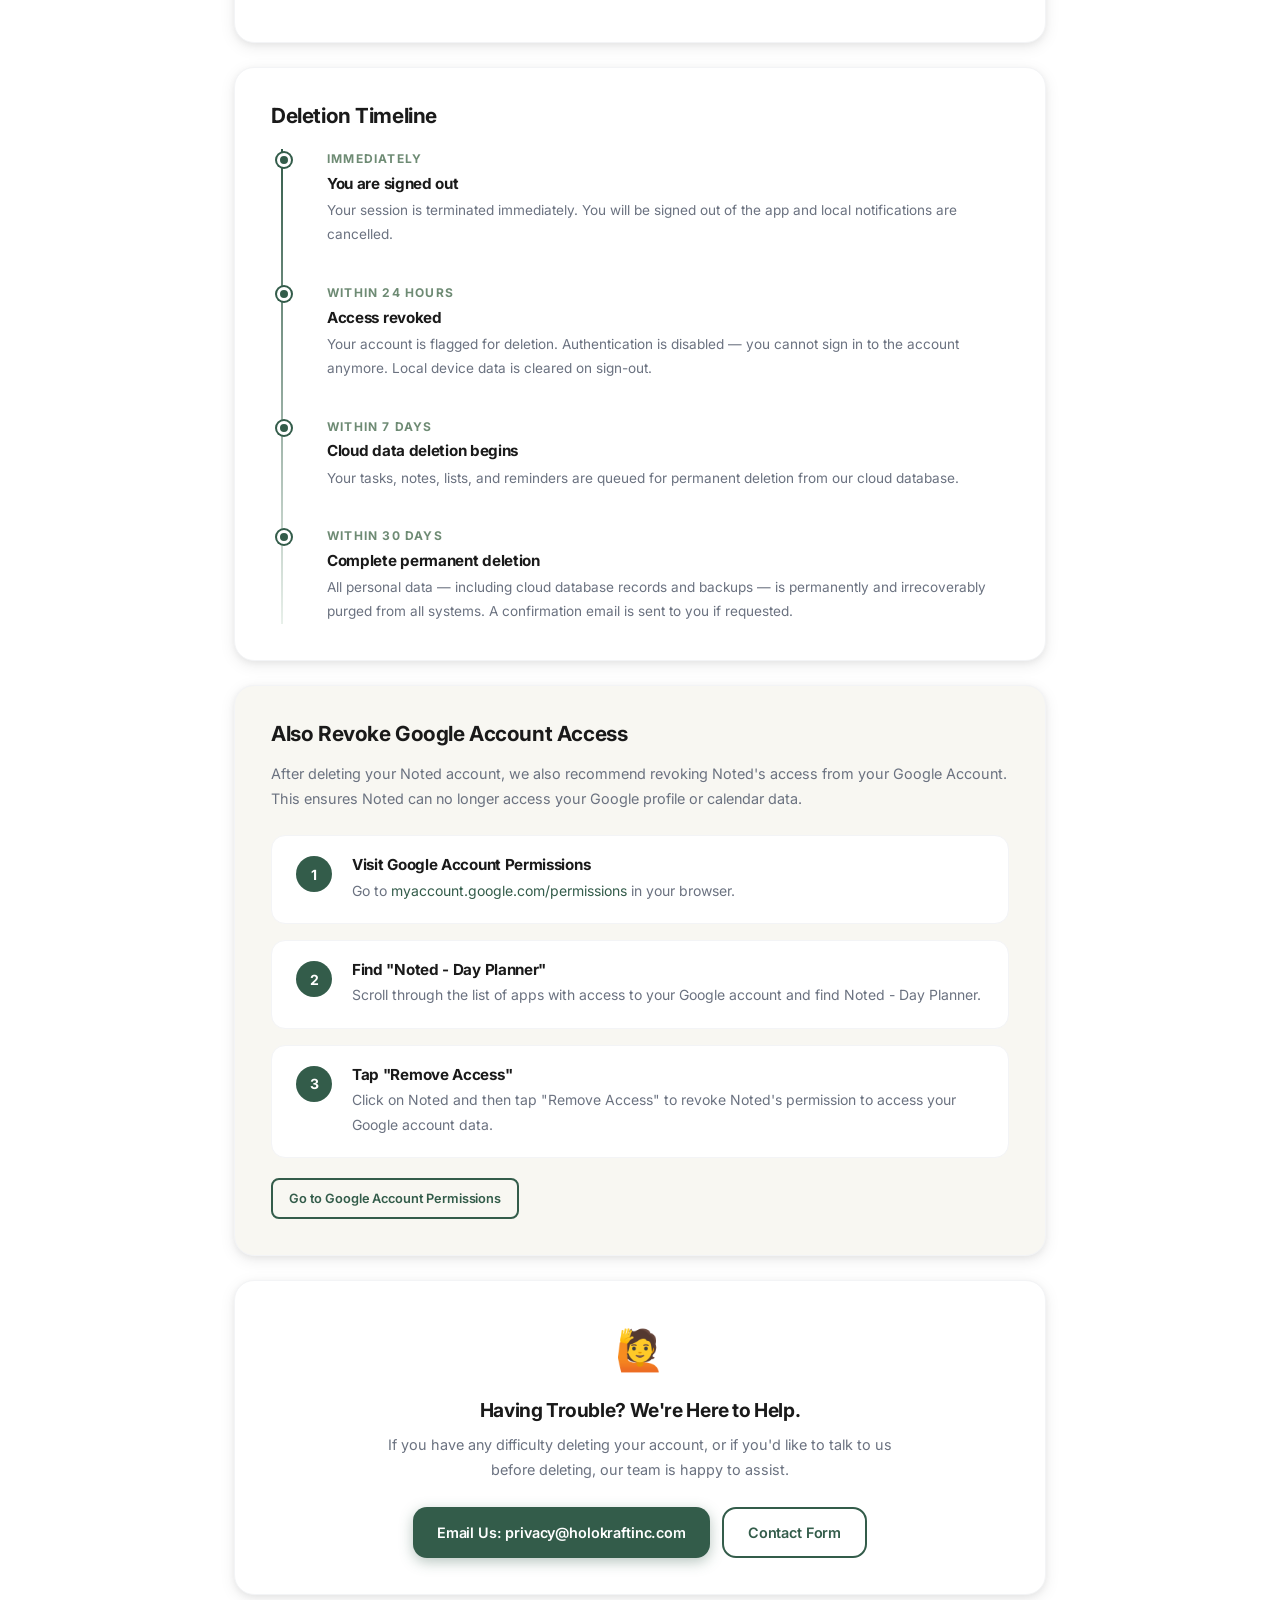
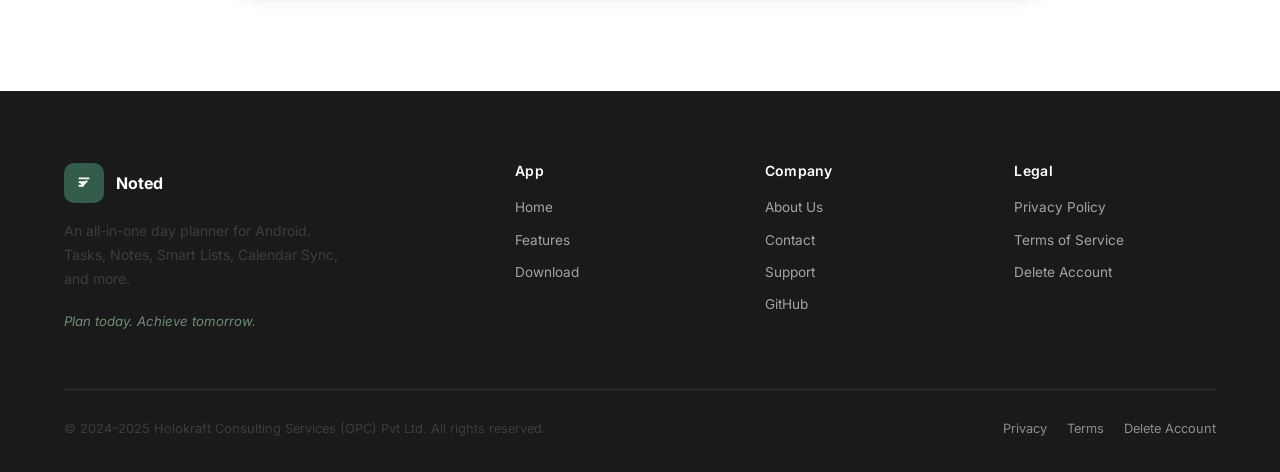
<file: delete-account.html>
<!DOCTYPE html>
<html lang="en">
<head>
  <!-- Google tag (gtag.js) -->
  <script async src="https://www.googletagmanager.com/gtag/js?id=G-2QM60VEDBB"></script>
  <script>
    window.dataLayer = window.dataLayer || [];
    function gtag(){dataLayer.push(arguments);}
    gtag('js', new Date());
    gtag('config', 'G-2QM60VEDBB');
  </script>
  <meta charset="UTF-8" />
  <meta name="viewport" content="width=device-width, initial-scale=1.0" />
  <title>Delete Account | Noted - Day Planner</title>
  <meta name="description" content="How to permanently delete your Noted - Day Planner account and all associated data. Required by Google Play policy." />
  <meta name="robots" content="index, follow" />
  <link rel="canonical" href="https://holokraftinc.github.io/noted/delete-account.html" />
  <meta property="og:type" content="website" />
  <meta property="og:url" content="https://holokraftinc.github.io/noted/delete-account.html" />
  <meta property="og:title" content="Delete Your Noted Account" />
  <meta property="og:description" content="Instructions for permanently deleting your Noted account and all personal data." />
  <meta property="og:image" content="https://holokraftinc.github.io/noted/assets/images/og-image.png" />
  <meta name="twitter:card" content="summary" />
  <meta name="twitter:title" content="Delete Your Noted Account" />
  <link rel="icon" type="image/svg+xml" href="assets/images/favicon.svg" />
  <link rel="preconnect" href="https://fonts.googleapis.com" />
  <link rel="preconnect" href="https://fonts.gstatic.com" crossorigin />
  <link href="https://fonts.googleapis.com/css2?family=Inter:wght@400;500;600;700;800&display=swap" rel="stylesheet" />
  <link rel="stylesheet" href="assets/css/style.css" />
</head>
<body>

<header>
  <nav class="navbar" role="navigation" aria-label="Main navigation">
    <div class="container navbar-inner">
      <a href="index.html" class="nav-brand" aria-label="Noted Home">
        <div class="nav-logo" aria-hidden="true"><svg viewBox="0 0 24 24"><path d="M9 12l2 2 4-4M7 7h10M7 11h6M7 15h4"/></svg></div>
        <div class="nav-brand-text">
          <span class="nav-brand-name">Noted</span>
          <span class="nav-brand-tagline">Plan today. Achieve tomorrow.</span>
        </div>
      </a>
      <ul class="nav-links" role="list">
        <li><a href="index.html" class="nav-link">Home</a></li>
        <li><a href="about.html" class="nav-link">About</a></li>
        <li><a href="support.html" class="nav-link">Support</a></li>
        <li><a href="contact.html" class="nav-link">Contact</a></li>
      </ul>
      <div class="nav-cta">
                <a href="https://the-noted.in/app/" class="btn btn-ghost btn-sm" aria-label="Login to Noted Web App">
          <svg width="16" height="16" viewBox="0 0 24 24" fill="none" stroke="currentColor" stroke-width="2" aria-hidden="true"><path d="M15 3h4a2 2 0 0 1 2 2v14a2 2 0 0 1-2 2h-4M10 17l5-5-5-5M15 12H3"/></svg>
          Login
        </a>
        <a href="https://play.google.com/store/apps/details?id=com.holokraftinc.noted" class="btn btn-primary btn-sm" target="_blank" rel="noopener noreferrer">Get the App</a>
      </div>
      <button class="hamburger" aria-label="Toggle menu" aria-expanded="false"><span></span><span></span><span></span></button>
    </div>
  </nav>
  <div class="mobile-menu" role="menu">
    <a href="index.html" class="nav-link" role="menuitem">Home</a>
    <a href="about.html" class="nav-link" role="menuitem">About</a>
    <a href="support.html" class="nav-link" role="menuitem">Support</a>
    <a href="contact.html" class="nav-link" role="menuitem">Contact</a>
    <a href="privacy.html" class="nav-link" role="menuitem">Privacy Policy</a>
    <a href="terms.html" class="nav-link" role="menuitem">Terms of Service</a>
    <div class="mobile-menu-cta">
            <a href="https://the-noted.in/app/" class="btn btn-outline" style="width:100%;justify-content:center;margin-bottom:8px;">Login to Web App</a>
      <a href="https://play.google.com/store/apps/details?id=com.holokraftinc.noted" class="btn btn-primary" target="_blank" rel="noopener noreferrer" style="width:100%;justify-content:center;">Download on Google Play</a>
    </div>
  </div>
</header>

<main>
  <section class="page-hero">
    <div class="container">
      <div class="section-label">Account Management</div>
      <h1>Delete Your Noted Account</h1>
      <p>You have the right to permanently delete your account and all associated data at any time. This page explains exactly how to do it and what happens when you do.</p>
    </div>
  </section>

  <section class="section-pad" aria-labelledby="delete-heading">
    <div class="container" style="max-width:860px;">

      <!-- Warning Banner -->
      <div class="alert alert-warning mb-32 fade-in">
        <svg viewBox="0 0 24 24" aria-hidden="true"><path d="M10.29 3.86L1.82 18a2 2 0 001.71 3h16.94a2 2 0 001.71-3L13.71 3.86a2 2 0 00-3.42 0z"/><line x1="12" y1="9" x2="12" y2="13"/><line x1="12" y1="17" x2="12.01" y2="17"/></svg>
        <span><strong>This action is permanent and irreversible.</strong> Once your account is deleted, your tasks, notes, lists, and reminders cannot be recovered. Please export any important data before proceeding.</span>
      </div>

      <!-- Method 1: In-App -->
      <div class="card mb-24 fade-in" id="delete-heading" style="padding:36px;">
        <div style="display:flex;align-items:center;gap:16px;margin-bottom:24px;">
          <div style="width:48px;height:48px;background:var(--accent-light);border-radius:12px;display:flex;align-items:center;justify-content:center;flex-shrink:0;" aria-hidden="true">
            <svg width="24" height="24" viewBox="0 0 24 24" fill="none" stroke="var(--primary)" stroke-width="1.8"><rect x="5" y="2" width="14" height="20" rx="2"/><line x1="12" y1="18" x2="12.01" y2="18"/></svg>
          </div>
          <div>
            <h2 style="font-size:1.3rem;margin-bottom:4px;">Method 1: Delete from the App</h2>
            <p style="font-size:0.875rem;color:var(--text-muted);margin:0;">The fastest way — directly inside Noted on your Android device.</p>
          </div>
        </div>
        <div class="delete-steps">
          <div class="delete-step">
            <div class="delete-step-num">1</div>
            <div class="delete-step-content">
              <h4>Open the Noted app</h4>
              <p>Launch Noted on your Android device and make sure you are signed in to the account you want to delete.</p>
            </div>
          </div>
          <div class="delete-step">
            <div class="delete-step-num">2</div>
            <div class="delete-step-content">
              <h4>Go to Settings</h4>
              <p>Tap your profile picture or the menu icon at the top of the home screen, then tap <strong>Settings</strong>.</p>
            </div>
          </div>
          <div class="delete-step">
            <div class="delete-step-num">3</div>
            <div class="delete-step-content">
              <h4>Tap "Account"</h4>
              <p>In the Settings screen, find and tap the <strong>Account</strong> section.</p>
            </div>
          </div>
          <div class="delete-step">
            <div class="delete-step-num">4</div>
            <div class="delete-step-content">
              <h4>Tap "Delete Account"</h4>
              <p>Scroll to the bottom of the Account settings and tap <strong>Delete Account</strong>. A confirmation dialog will appear.</p>
            </div>
          </div>
          <div class="delete-step">
            <div class="delete-step-num">5</div>
            <div class="delete-step-content">
              <h4>Read the confirmation and confirm</h4>
              <p>Read the confirmation message carefully. It will remind you that this action is permanent. Tap <strong>Delete Permanently</strong> to proceed.</p>
            </div>
          </div>
          <div class="delete-step">
            <div class="delete-step-num">6</div>
            <div class="delete-step-content">
              <h4>Account deletion initiated</h4>
              <p>You will be signed out immediately and your deletion request will be processed. All data will be permanently deleted within <strong>30 days</strong>.</p>
            </div>
          </div>
        </div>
      </div>

      <!-- Method 2: Email -->
      <div class="card mb-24 fade-in" style="padding:36px;">
        <div style="display:flex;align-items:center;gap:16px;margin-bottom:24px;">
          <div style="width:48px;height:48px;background:var(--accent-light);border-radius:12px;display:flex;align-items:center;justify-content:center;flex-shrink:0;" aria-hidden="true">
            <svg width="24" height="24" viewBox="0 0 24 24" fill="none" stroke="var(--primary)" stroke-width="1.8"><path d="M4 4h16c1.1 0 2 .9 2 2v12c0 1.1-.9 2-2 2H4c-1.1 0-2-.9-2-2V6c0-1.1.9-2 2-2z"/><polyline points="22,6 12,13 2,6"/></svg>
          </div>
          <div>
            <h2 style="font-size:1.3rem;margin-bottom:4px;">Method 2: Request via Email</h2>
            <p style="font-size:0.875rem;color:var(--text-muted);margin:0;">If you cannot access the app, submit a deletion request by email.</p>
          </div>
        </div>
        <div class="delete-steps">
          <div class="delete-step">
            <div class="delete-step-num">1</div>
            <div class="delete-step-content">
              <h4>Send an email from your registered address</h4>
              <p>Send an email from the Google account email address associated with your Noted account. This is required to verify your identity.</p>
            </div>
          </div>
          <div class="delete-step">
            <div class="delete-step-num">2</div>
            <div class="delete-step-content">
              <h4>Email: privacy@holokraftinc.com</h4>
              <p>Send your request to <a href="mailto:privacy@holokraftinc.com">privacy@holokraftinc.com</a> with the subject line: <strong>"Account Deletion Request"</strong>.</p>
            </div>
          </div>
          <div class="delete-step">
            <div class="delete-step-num">3</div>
            <div class="delete-step-content">
              <h4>Include in your email</h4>
              <p>In the email body, include: your full name, the email address used to sign in to Noted, and a clear statement that you want your account and all associated data permanently deleted.</p>
            </div>
          </div>
          <div class="delete-step">
            <div class="delete-step-num">4</div>
            <div class="delete-step-content">
              <h4>We'll confirm and process</h4>
              <p>We will send a confirmation email within 5 business days and process your deletion request. All data will be permanently deleted within 30 days of confirmation.</p>
            </div>
          </div>
        </div>
        <div style="margin-top:20px;">
          <a href="mailto:privacy@holokraftinc.com?subject=Account%20Deletion%20Request&body=Hello%20Holokraft%20Team%2C%0A%0AI%20would%20like%20to%20permanently%20delete%20my%20Noted%20account%20and%20all%20associated%20data.%0A%0AName%3A%20%5BYour%20Name%5D%0AEmail%20used%20in%20Noted%3A%20%5BYour%20Google%20Email%5D%0A%0APlease%20confirm%20once%20my%20account%20and%20data%20have%20been%20deleted.%0A%0AThank%20you." class="btn btn-outline">
            <svg width="16" height="16" viewBox="0 0 24 24" fill="none" stroke="currentColor" stroke-width="2" aria-hidden="true"><path d="M4 4h16c1.1 0 2 .9 2 2v12c0 1.1-.9 2-2 2H4c-1.1 0-2-.9-2-2V6c0-1.1.9-2 2-2z"/><polyline points="22,6 12,13 2,6"/></svg>
            Send Deletion Request Email
          </a>
        </div>
      </div>

      <!-- What Gets Deleted -->
      <div class="card mb-24 fade-in" style="padding:36px;">
        <h2 style="font-size:1.3rem;margin-bottom:20px;" id="what-deleted">What Gets Deleted &amp; What Remains</h2>
        <p style="color:var(--text-muted);font-size:0.9rem;margin-bottom:20px;">The table below details exactly what happens to each type of data when you delete your account.</p>

        <div style="overflow-x:auto;">
          <table class="data-table" aria-label="Data deletion details">
            <thead>
              <tr>
                <th>Data Type</th>
                <th>What Happens</th>
                <th>Timeline</th>
              </tr>
            </thead>
            <tbody>
              <tr>
                <td><strong>Tasks &amp; Recurring Tasks</strong></td>
                <td><span class="badge-deleted">Permanently Deleted</span></td>
                <td>Within 30 days</td>
              </tr>
              <tr>
                <td><strong>Notes</strong></td>
                <td><span class="badge-deleted">Permanently Deleted</span></td>
                <td>Within 30 days</td>
              </tr>
              <tr>
                <td><strong>Smart Lists &amp; List Items</strong></td>
                <td><span class="badge-deleted">Permanently Deleted</span></td>
                <td>Within 30 days</td>
              </tr>
              <tr>
                <td><strong>Reminders &amp; Notifications</strong></td>
                <td><span class="badge-deleted">Permanently Deleted</span></td>
                <td>Immediately</td>
              </tr>
              <tr>
                <td><strong>Account Profile (Name, Email, Photo)</strong></td>
                <td><span class="badge-deleted">Permanently Deleted</span></td>
                <td>Within 30 days</td>
              </tr>
              <tr>
                <td><strong>App Settings &amp; Preferences</strong></td>
                <td><span class="badge-deleted">Permanently Deleted</span></td>
                <td>Within 30 days</td>
              </tr>
              <tr>
                <td><strong>Authentication Tokens &amp; Sessions</strong></td>
                <td><span class="badge-deleted">Permanently Deleted</span></td>
                <td>Immediately</td>
              </tr>
              <tr>
                <td><strong>Cloud Database Records</strong></td>
                <td><span class="badge-deleted">Permanently Deleted</span></td>
                <td>Within 30 days</td>
              </tr>
              <tr>
                <td><strong>Local Device Data</strong></td>
                <td><span class="badge-deleted">Removed on Sign-out</span></td>
                <td>Immediately</td>
              </tr>
              <tr>
                <td><strong>Database Backups</strong></td>
                <td><span class="badge-deleted">Purged</span></td>
                <td>Within 30 days</td>
              </tr>
              <tr>
                <td><strong>Google Calendar Data</strong></td>
                <td><span class="badge-anon">Never Stored Permanently</span></td>
                <td>N/A — read-only display only</td>
              </tr>
              <tr>
                <td><strong>Anonymized Aggregate Analytics</strong> (if applicable)</td>
                <td><span class="badge-retained">May Be Retained</span></td>
                <td>Not personally identifiable</td>
              </tr>
              <tr>
                <td><strong>Legal/Compliance Records</strong> (if any)</td>
                <td><span class="badge-retained">Retained as Required by Law</span></td>
                <td>Per legal obligation</td>
              </tr>
            </tbody>
          </table>
        </div>
      </div>

      <!-- Deletion Timeline -->
      <div class="card mb-24 fade-in" style="padding:36px;">
        <h2 style="font-size:1.3rem;margin-bottom:20px;">Deletion Timeline</h2>
        <div class="roadmap" style="padding-left:28px;">
          <div class="roadmap-item">
            <div class="roadmap-quarter">Immediately</div>
            <h4>You are signed out</h4>
            <p>Your session is terminated immediately. You will be signed out of the app and local notifications are cancelled.</p>
          </div>
          <div class="roadmap-item">
            <div class="roadmap-quarter">Within 24 Hours</div>
            <h4>Access revoked</h4>
            <p>Your account is flagged for deletion. Authentication is disabled — you cannot sign in to the account anymore. Local device data is cleared on sign-out.</p>
          </div>
          <div class="roadmap-item">
            <div class="roadmap-quarter">Within 7 Days</div>
            <h4>Cloud data deletion begins</h4>
            <p>Your tasks, notes, lists, and reminders are queued for permanent deletion from our cloud database.</p>
          </div>
          <div class="roadmap-item" style="padding-bottom:0;">
            <div class="roadmap-quarter">Within 30 Days</div>
            <h4>Complete permanent deletion</h4>
            <p>All personal data — including cloud database records and backups — is permanently and irrecoverably purged from all systems. A confirmation email is sent to you if requested.</p>
          </div>
        </div>
      </div>

      <!-- Revoke Google Access -->
      <div class="card mb-24 fade-in" style="padding:36px;background:var(--secondary);">
        <h2 style="font-size:1.3rem;margin-bottom:14px;">Also Revoke Google Account Access</h2>
        <p style="color:var(--text-muted);margin-bottom:20px;font-size:0.9rem;">After deleting your Noted account, we also recommend revoking Noted's access from your Google Account. This ensures Noted can no longer access your Google profile or calendar data.</p>
        <div class="delete-steps" style="margin-bottom:20px;">
          <div class="delete-step">
            <div class="delete-step-num">1</div>
            <div class="delete-step-content">
              <h4>Visit Google Account Permissions</h4>
              <p>Go to <a href="https://myaccount.google.com/permissions" target="_blank" rel="noopener noreferrer">myaccount.google.com/permissions</a> in your browser.</p>
            </div>
          </div>
          <div class="delete-step">
            <div class="delete-step-num">2</div>
            <div class="delete-step-content">
              <h4>Find "Noted - Day Planner"</h4>
              <p>Scroll through the list of apps with access to your Google account and find Noted - Day Planner.</p>
            </div>
          </div>
          <div class="delete-step">
            <div class="delete-step-num">3</div>
            <div class="delete-step-content">
              <h4>Tap "Remove Access"</h4>
              <p>Click on Noted and then tap "Remove Access" to revoke Noted's permission to access your Google account data.</p>
            </div>
          </div>
        </div>
        <a href="https://myaccount.google.com/permissions" class="btn btn-outline btn-sm" target="_blank" rel="noopener noreferrer">Go to Google Account Permissions</a>
      </div>

      <!-- Need Help -->
      <div class="card fade-in" style="padding:36px;text-align:center;">
        <div style="font-size:2.5rem;margin-bottom:16px;" aria-hidden="true">🙋</div>
        <h2 style="font-size:1.2rem;margin-bottom:10px;">Having Trouble? We're Here to Help.</h2>
        <p style="color:var(--text-muted);font-size:0.9rem;max-width:520px;margin:0 auto 24px;">If you have any difficulty deleting your account, or if you'd like to talk to us before deleting, our team is happy to assist.</p>
        <div style="display:flex;gap:12px;justify-content:center;flex-wrap:wrap;">
          <a href="mailto:privacy@holokraftinc.com" class="btn btn-primary">Email Us: privacy@holokraftinc.com</a>
          <a href="contact.html" class="btn btn-outline">Contact Form</a>
        </div>
      </div>

    </div>
  </section>
</main>

<footer class="footer" role="contentinfo">
  <div class="container">
    <div class="footer-grid">
      <div class="footer-brand">
        <div class="footer-logo">
          <div class="footer-logo-icon" aria-hidden="true"><svg viewBox="0 0 24 24"><path d="M9 12l2 2 4-4M7 7h10M7 11h6M7 15h4"/></svg></div>
          <span class="footer-brand-name">Noted</span>
        </div>
        <p>An all-in-one day planner for Android. Tasks, Notes, Smart Lists, Calendar Sync, and more.</p>
        <div class="footer-tagline">Plan today. Achieve tomorrow.</div>
      </div>
      <div class="footer-col">
        <h5>App</h5>
        <nav class="footer-links">
          <a href="index.html">Home</a>
          <a href="index.html#features">Features</a>
          <a href="https://play.google.com/store/apps/details?id=com.holokraftinc.noted" target="_blank" rel="noopener noreferrer">Download</a>
        </nav>
      </div>
      <div class="footer-col">
        <h5>Company</h5>
        <nav class="footer-links">
          <a href="about.html">About Us</a>
          <a href="contact.html">Contact</a>
          <a href="support.html">Support</a>
          <a href="https://github.com/holokraftinc" target="_blank" rel="noopener noreferrer">GitHub</a>
        </nav>
      </div>
      <div class="footer-col">
        <h5>Legal</h5>
        <nav class="footer-links">
          <a href="privacy.html">Privacy Policy</a>
          <a href="terms.html">Terms of Service</a>
          <a href="delete-account.html">Delete Account</a>
        </nav>
      </div>
    </div>
    <div class="footer-bottom">
      <p class="footer-copy">&copy; 2024–2025 Holokraft Consulting Services (OPC) Pvt Ltd. All rights reserved.</p>
      <div class="footer-legal">
        <a href="privacy.html">Privacy</a>
        <a href="terms.html">Terms</a>
        <a href="delete-account.html">Delete Account</a>
      </div>
    </div>
  </div>
</footer>

<button class="scroll-top" aria-label="Scroll to top">
  <svg viewBox="0 0 24 24" aria-hidden="true"><path d="M18 15l-6-6-6 6" stroke-linecap="round" stroke-linejoin="round"/></svg>
</button>
<script src="assets/js/script.js" defer></script>
</body>
</html>
</file>
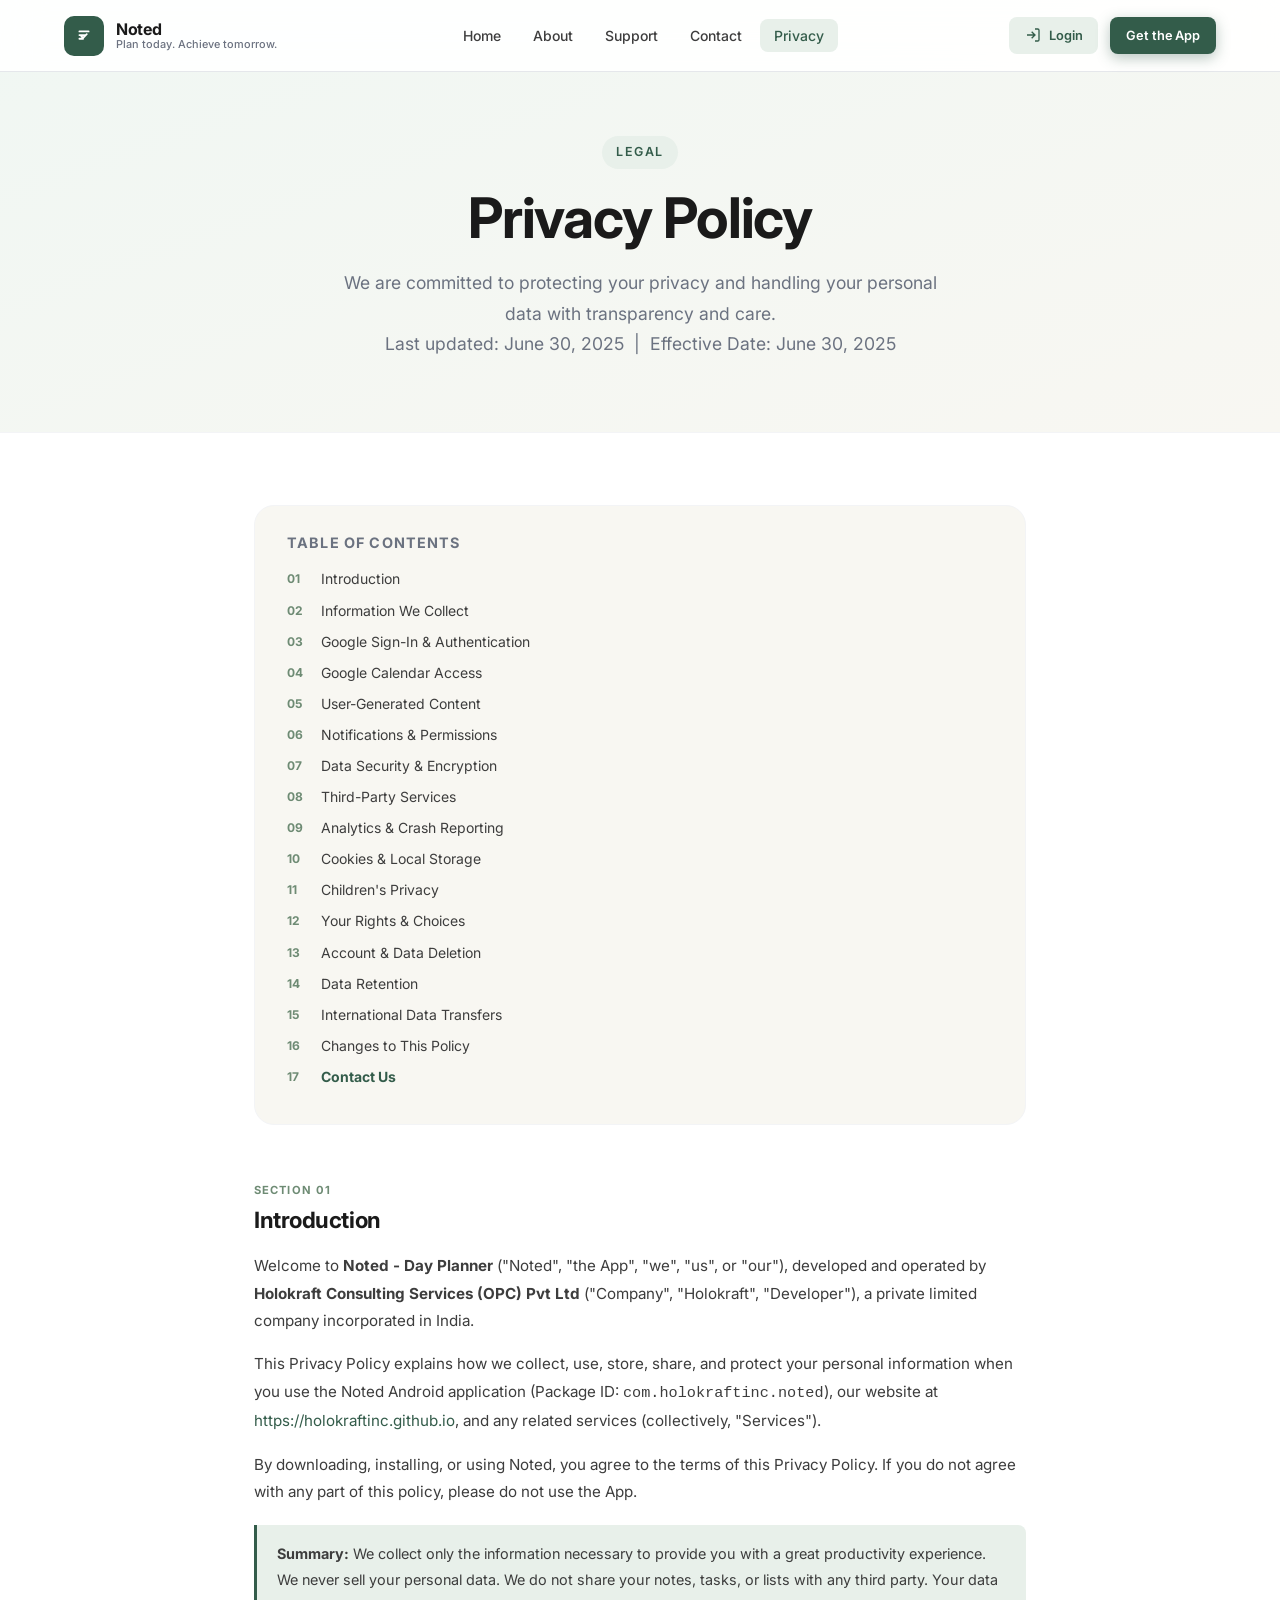
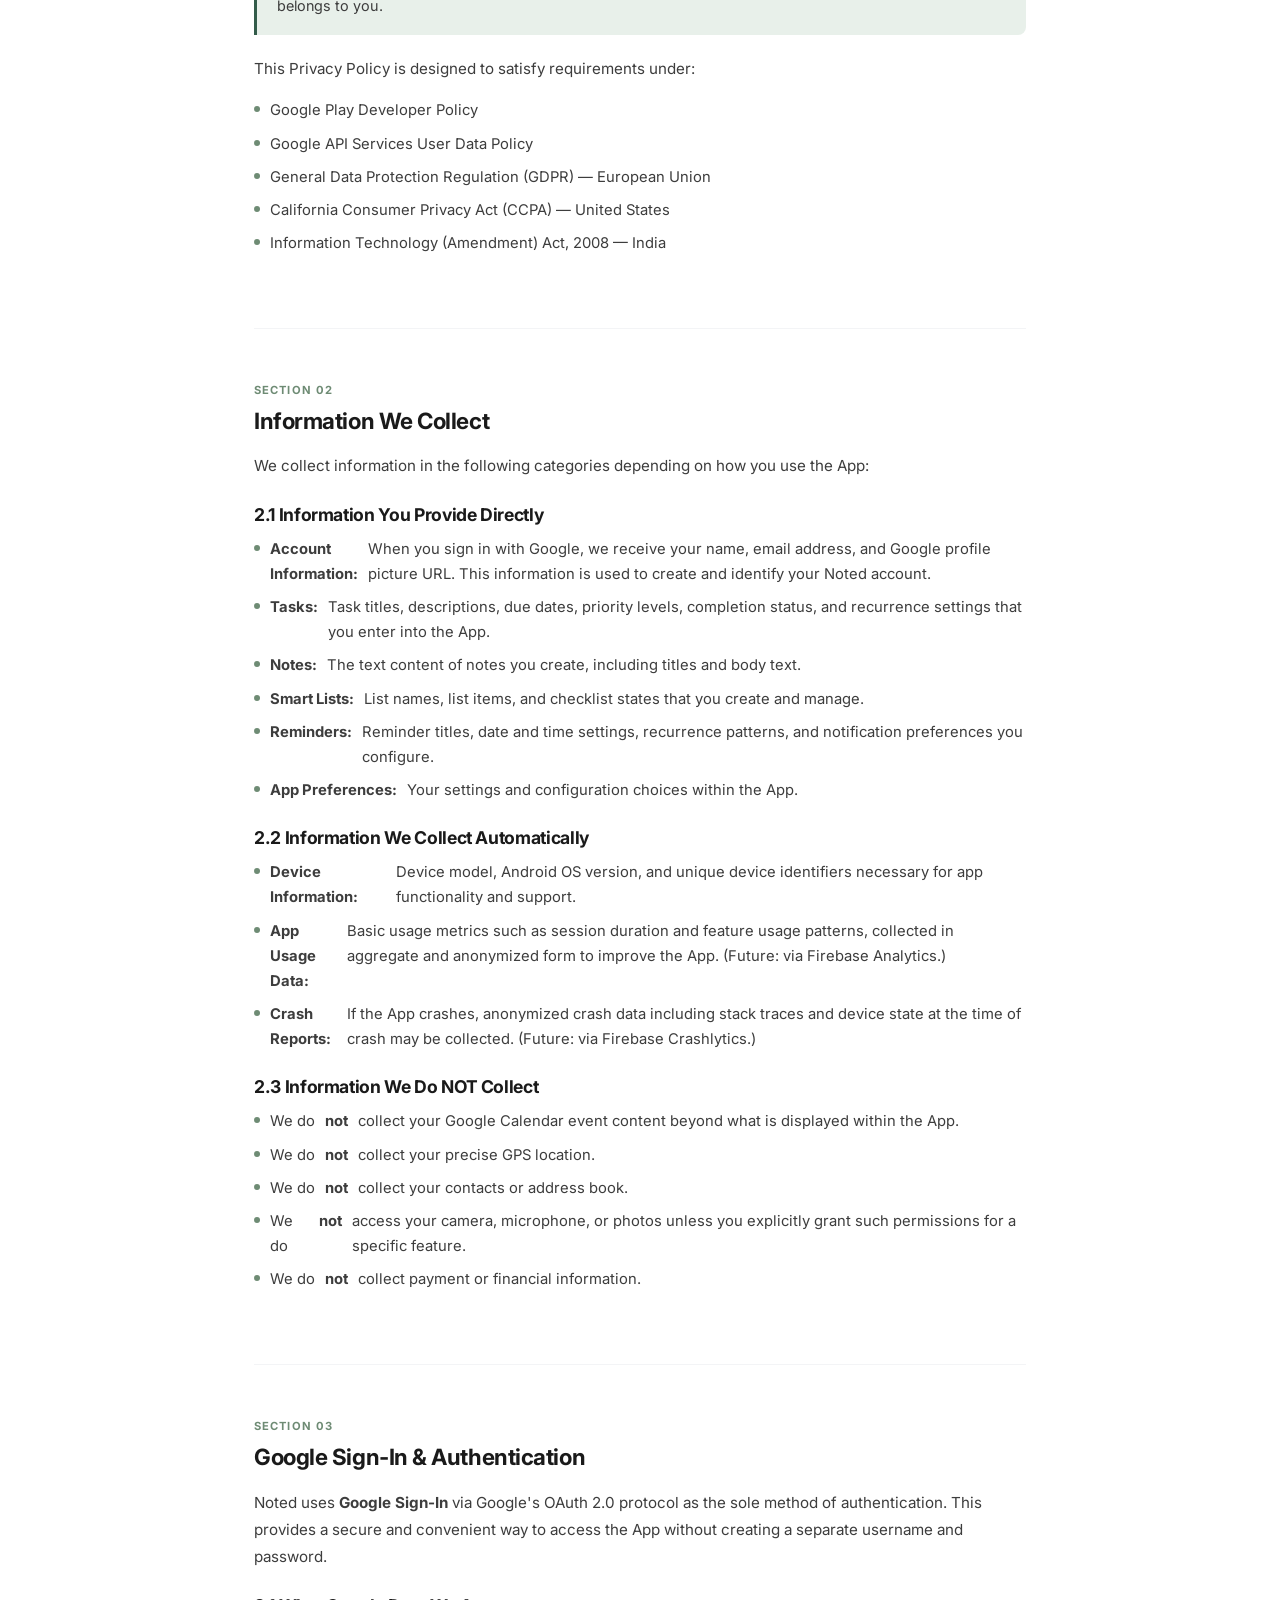
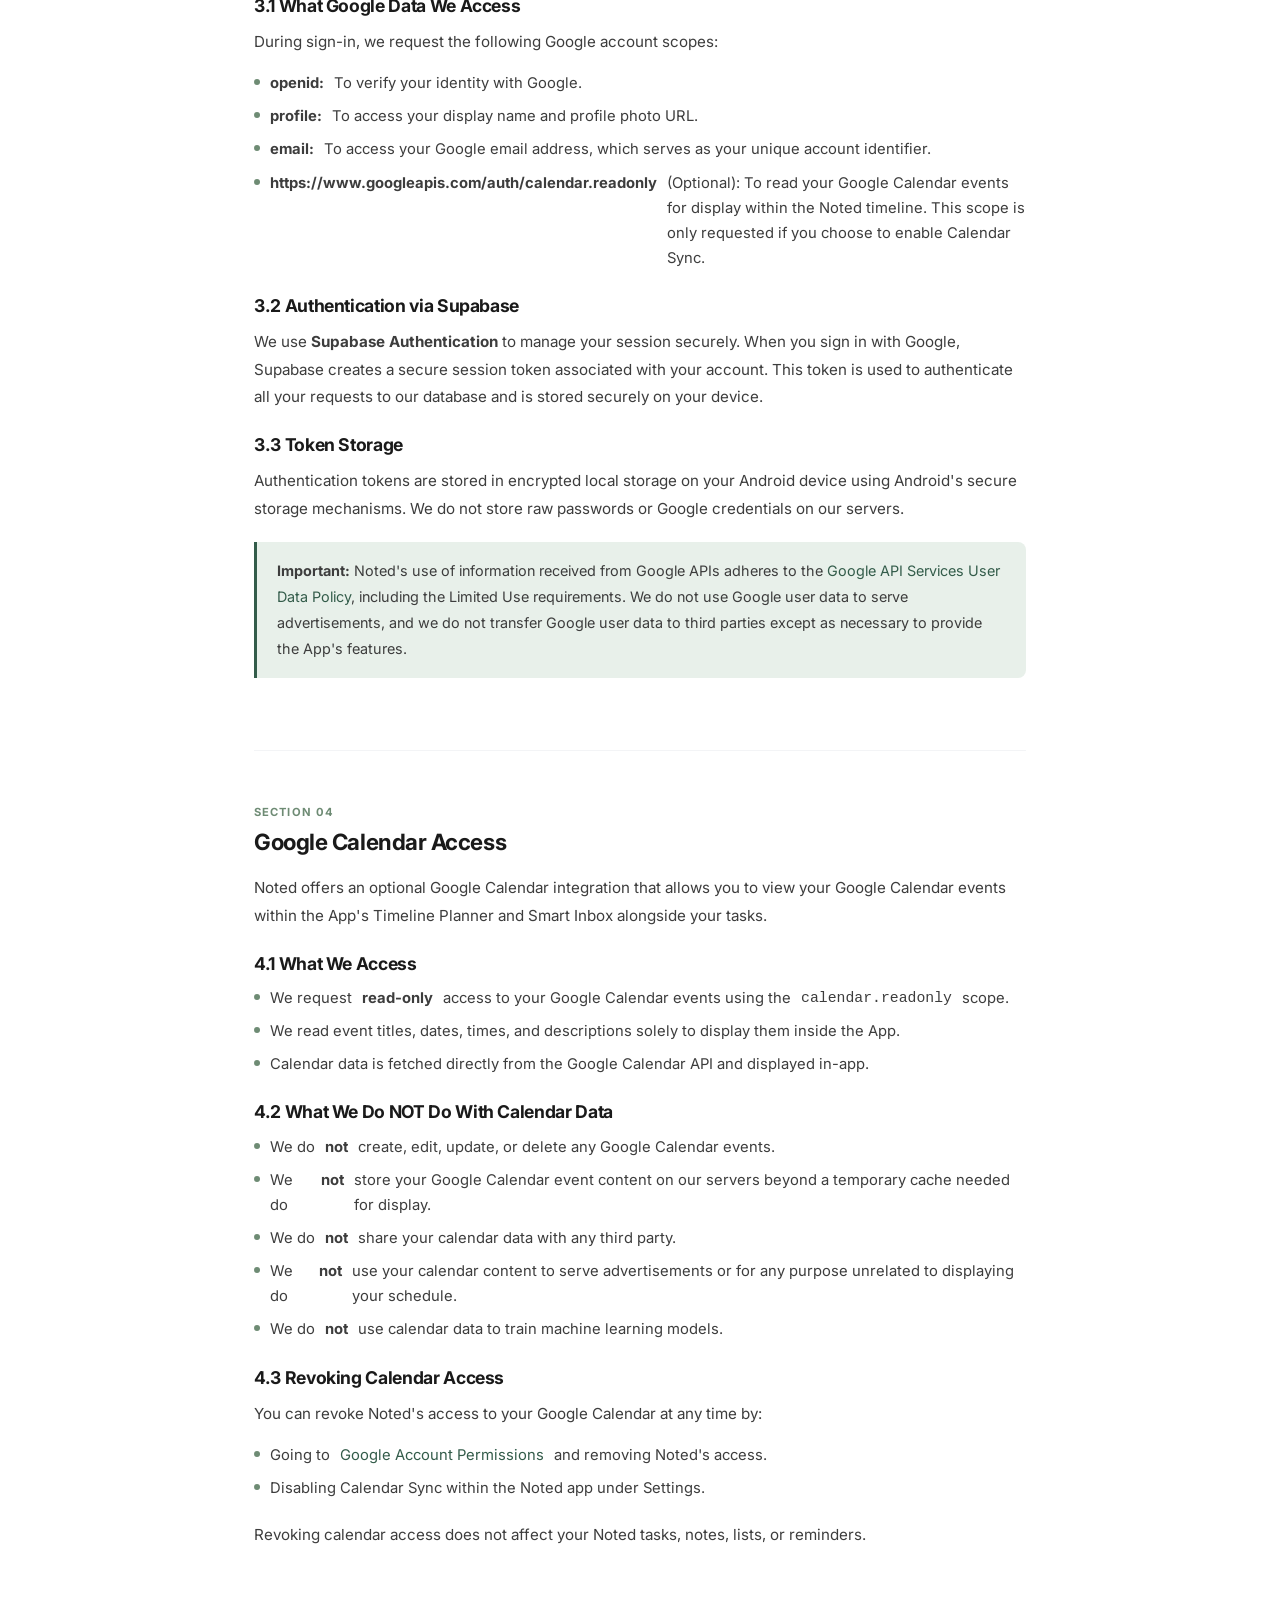
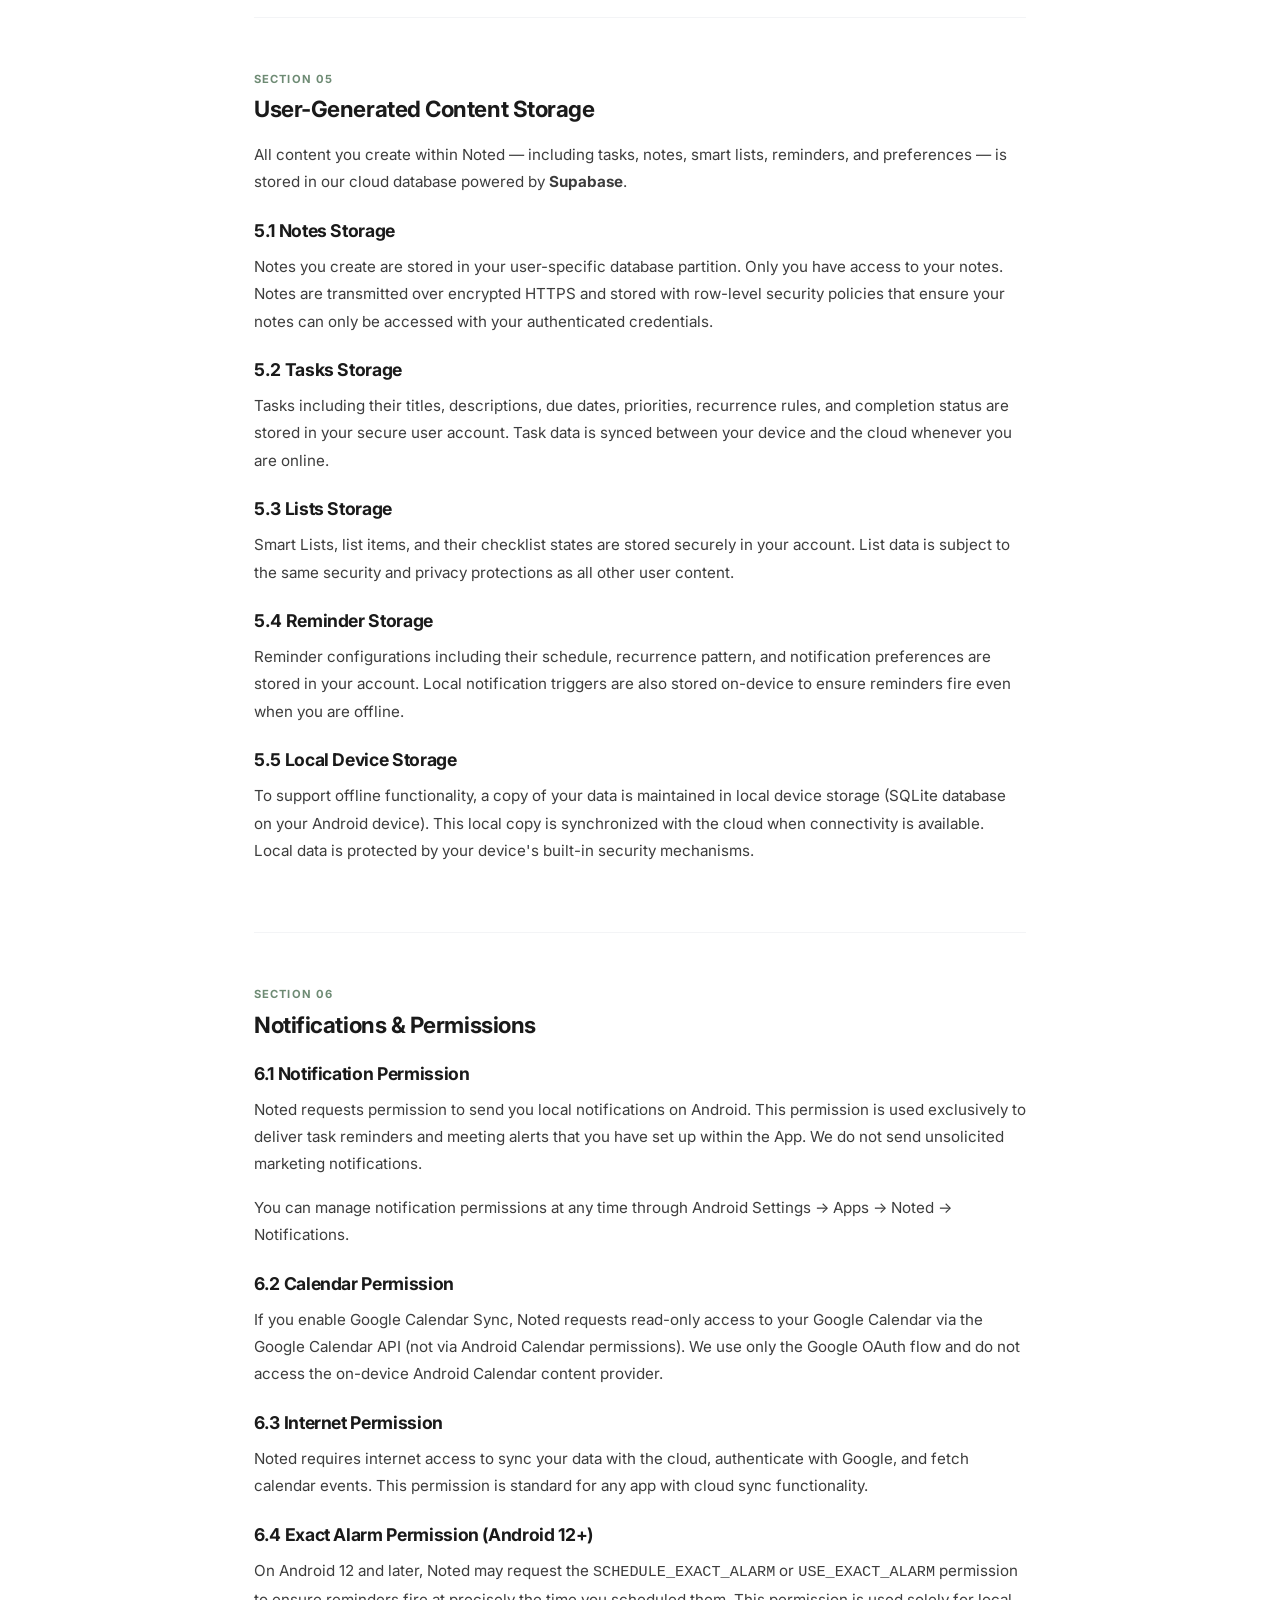
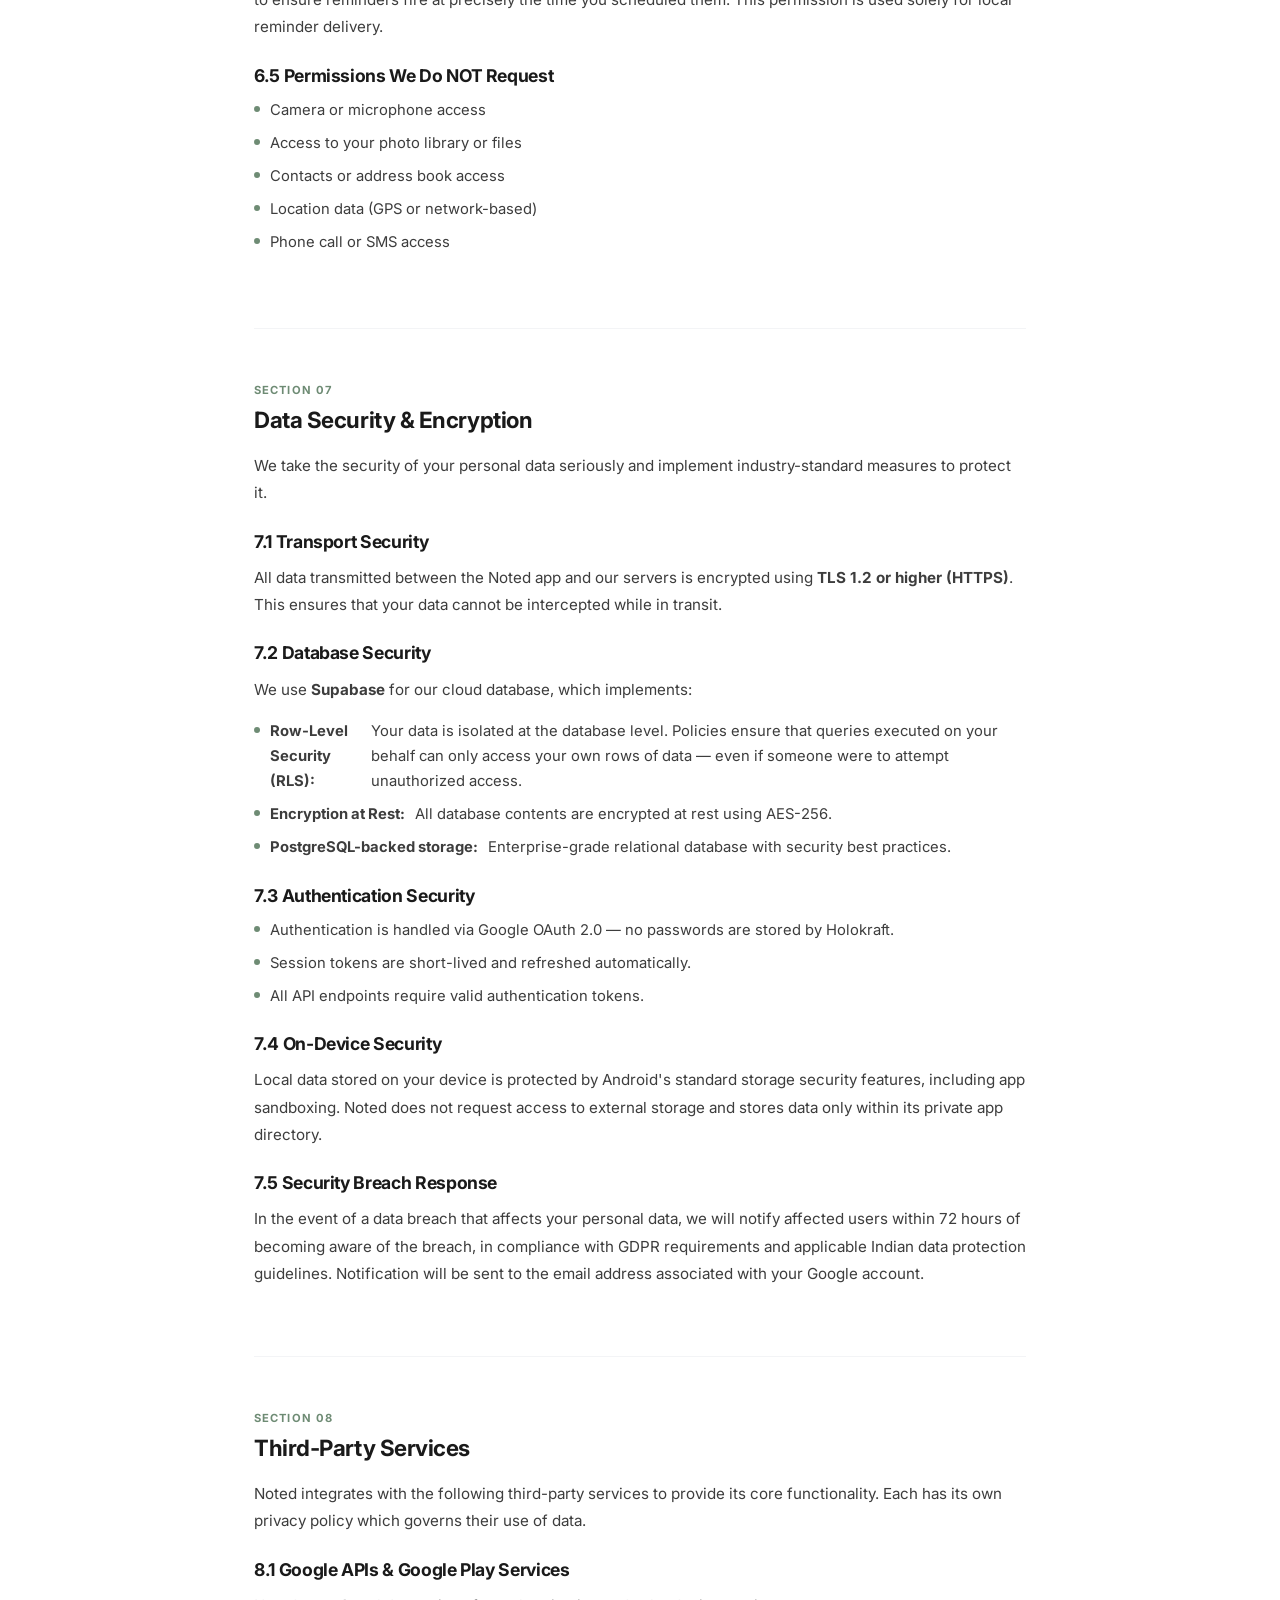
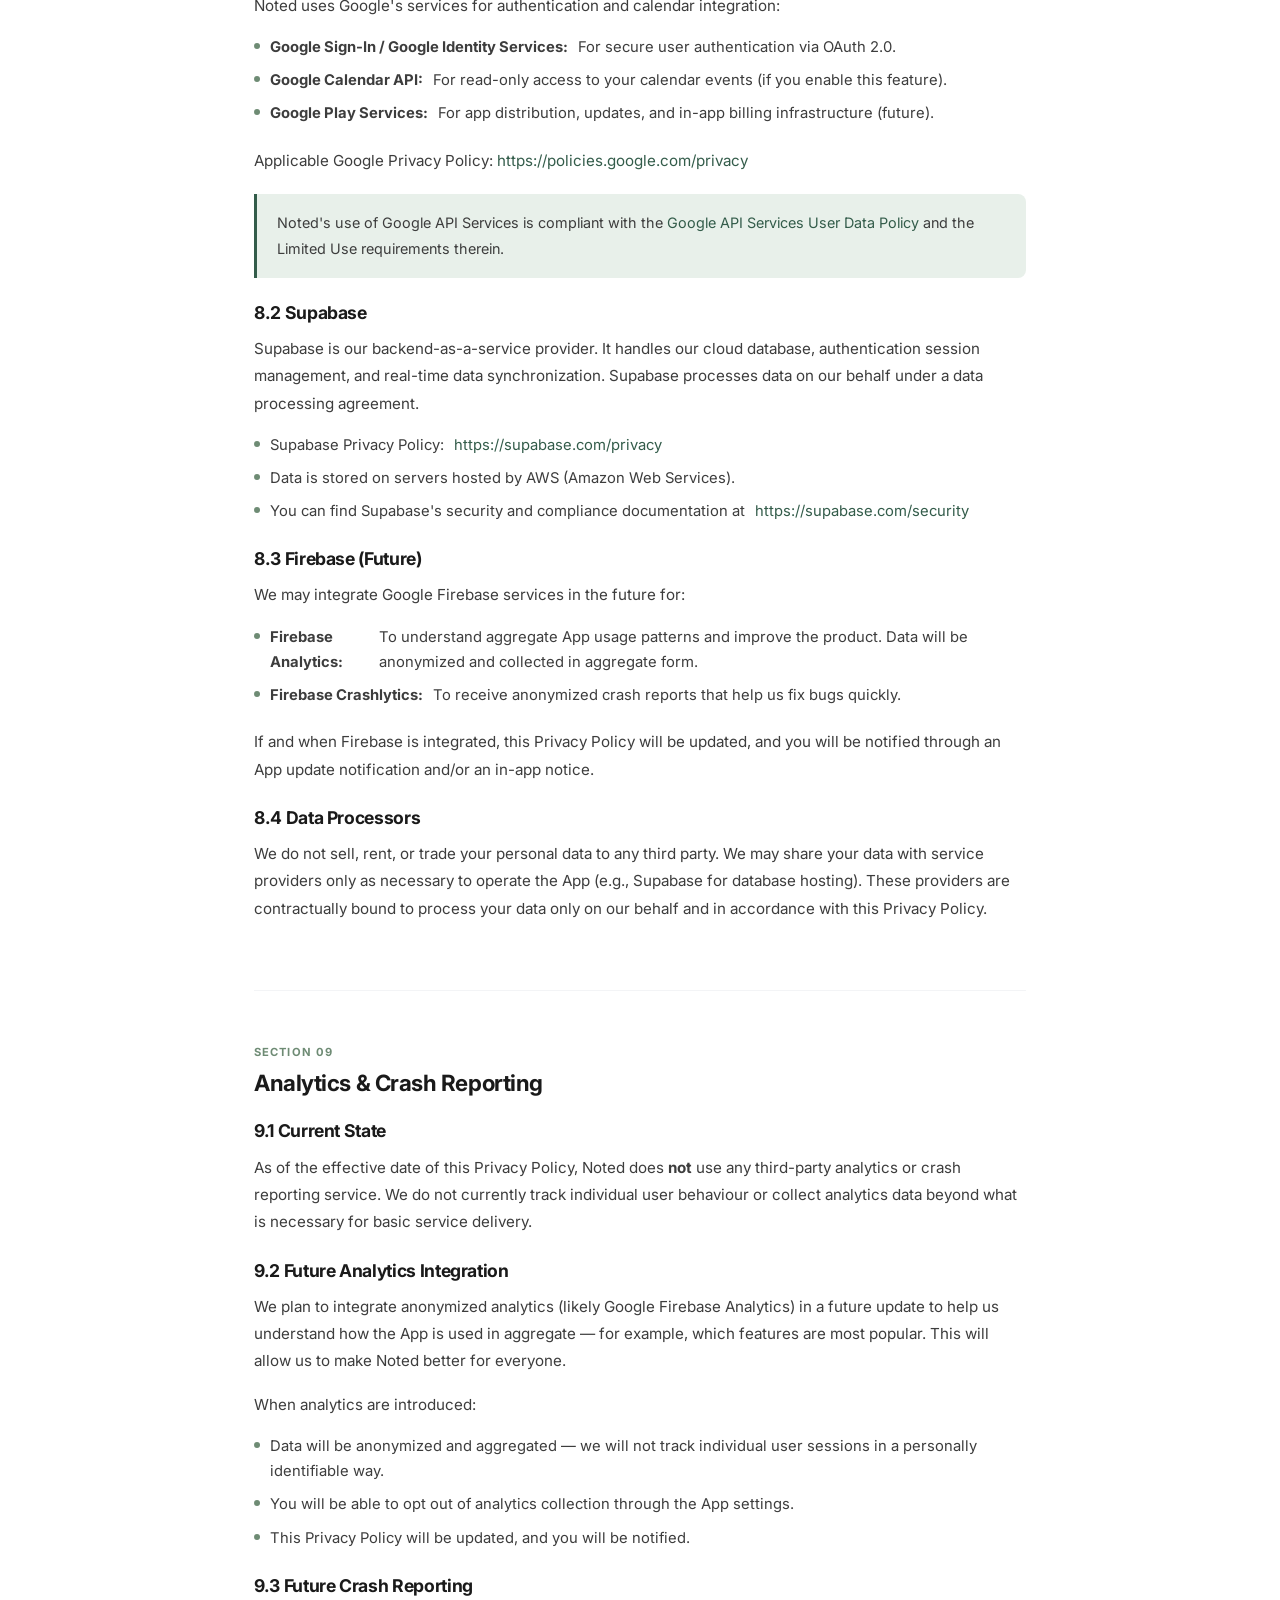
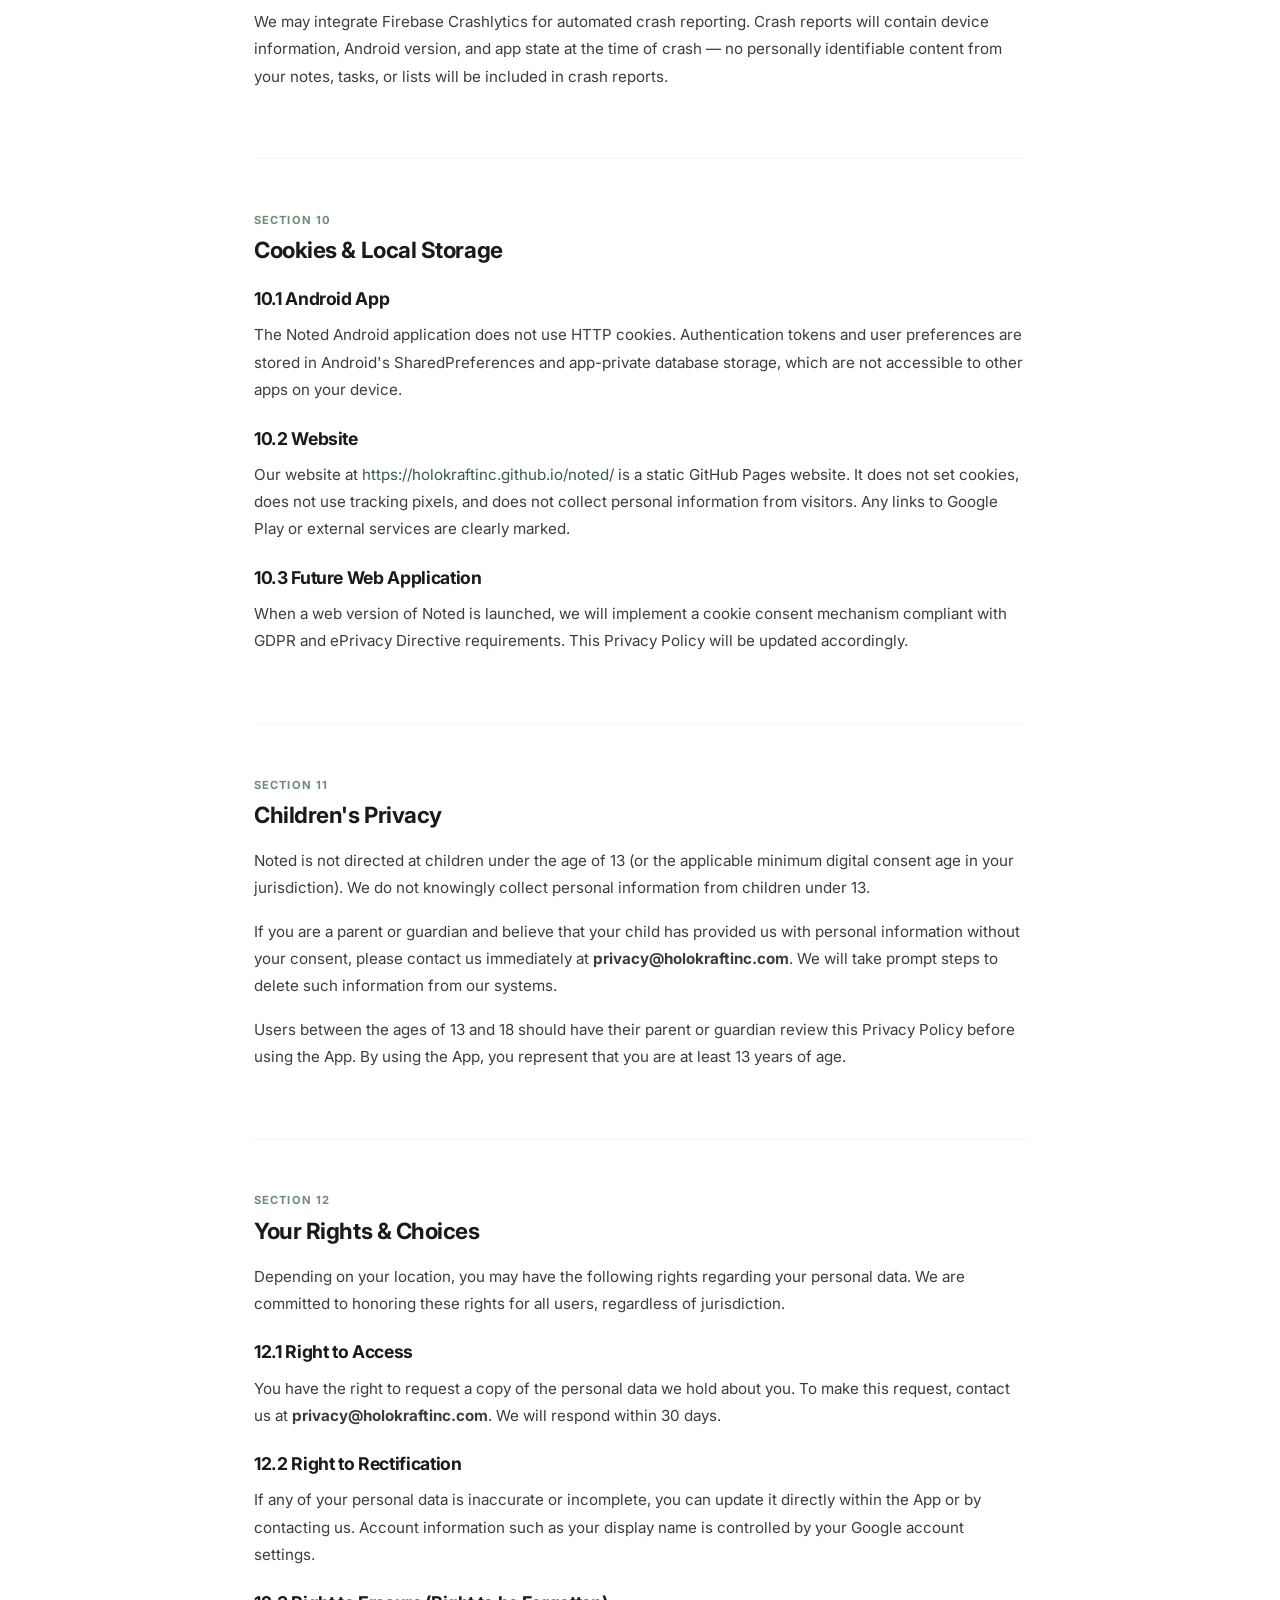
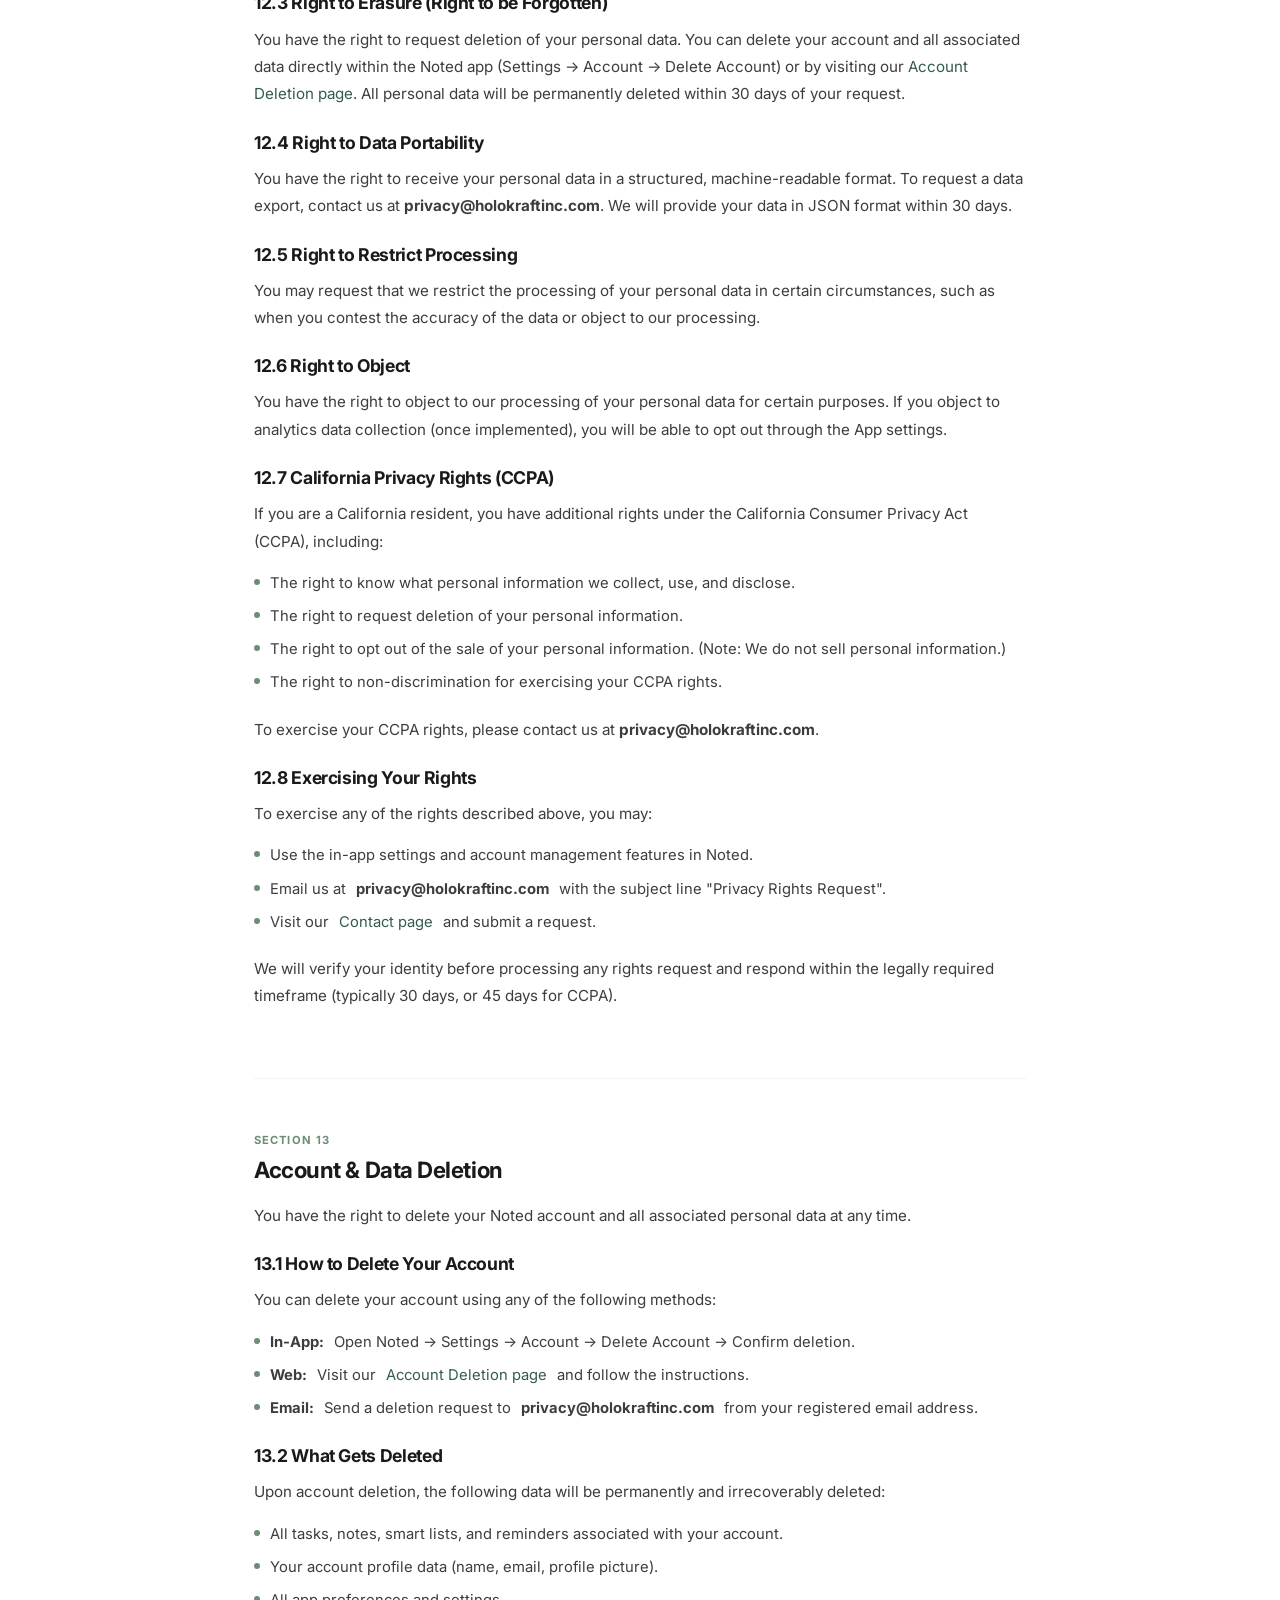
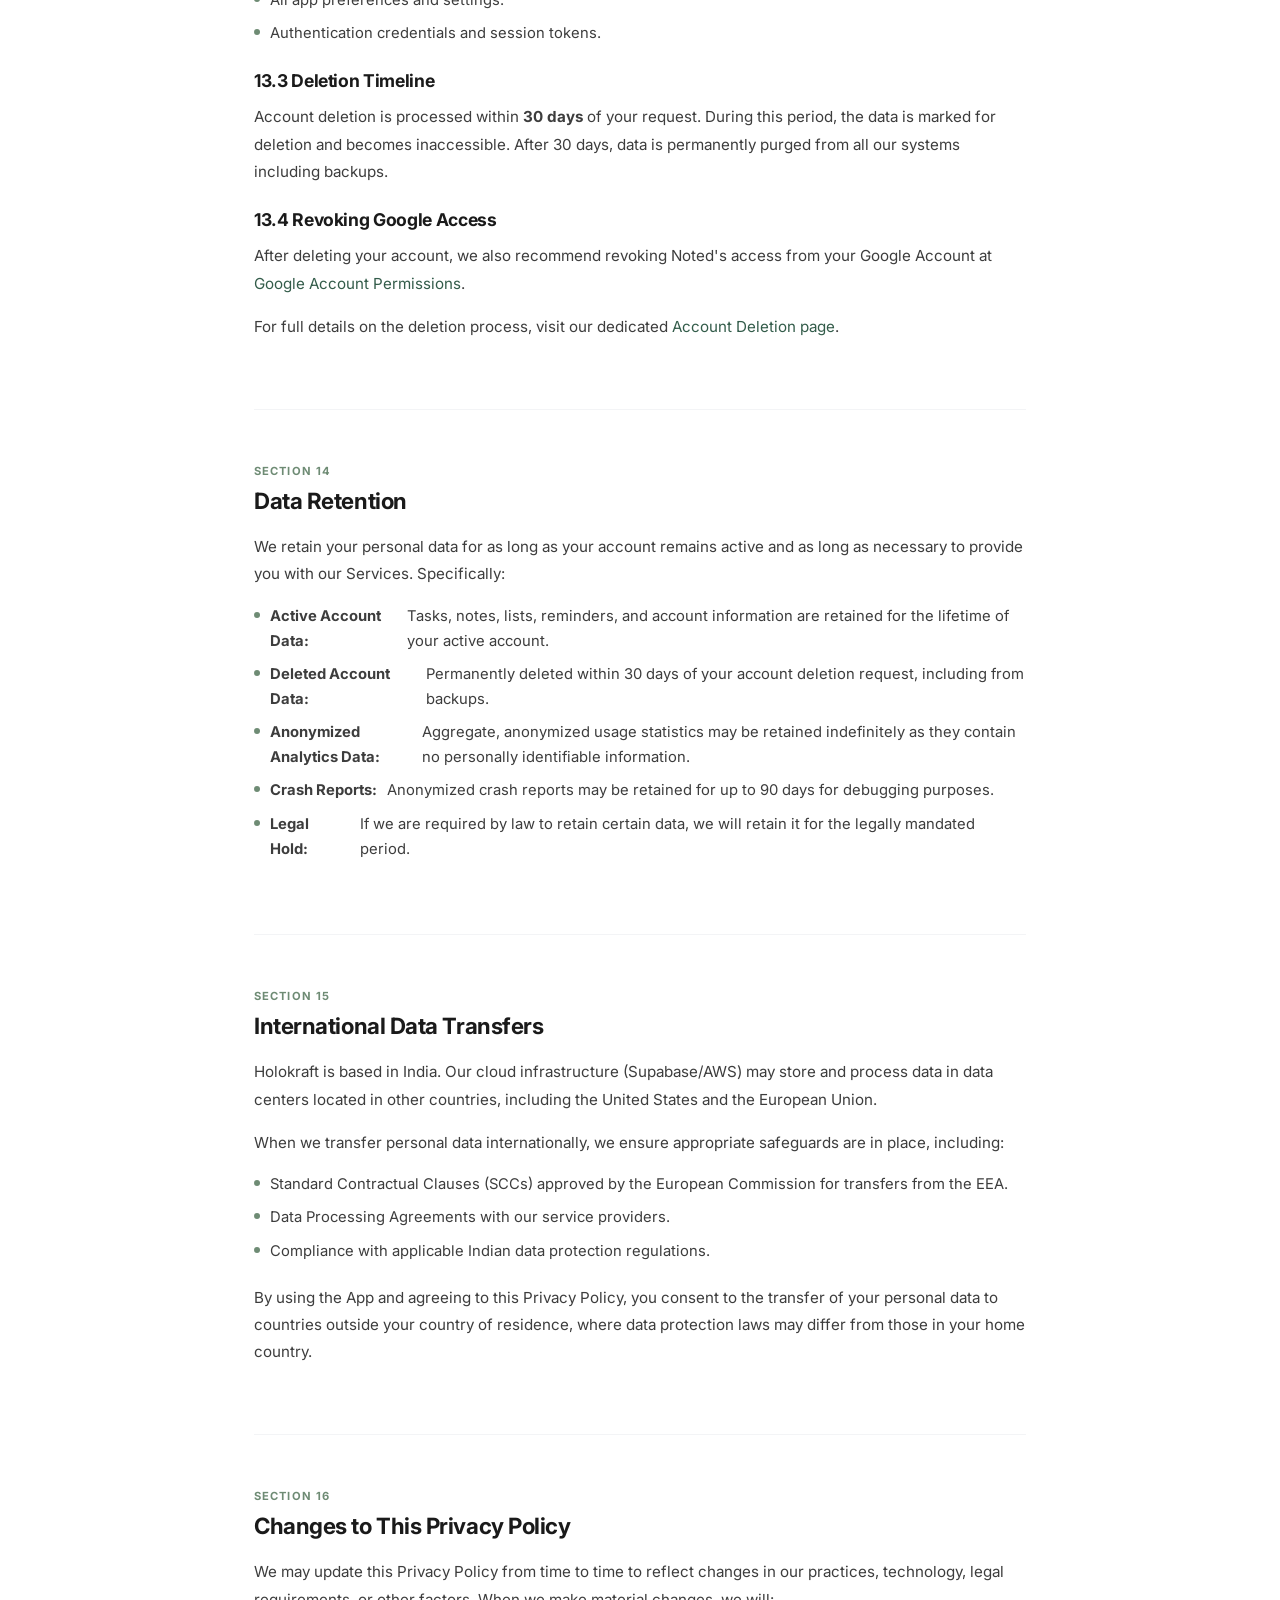
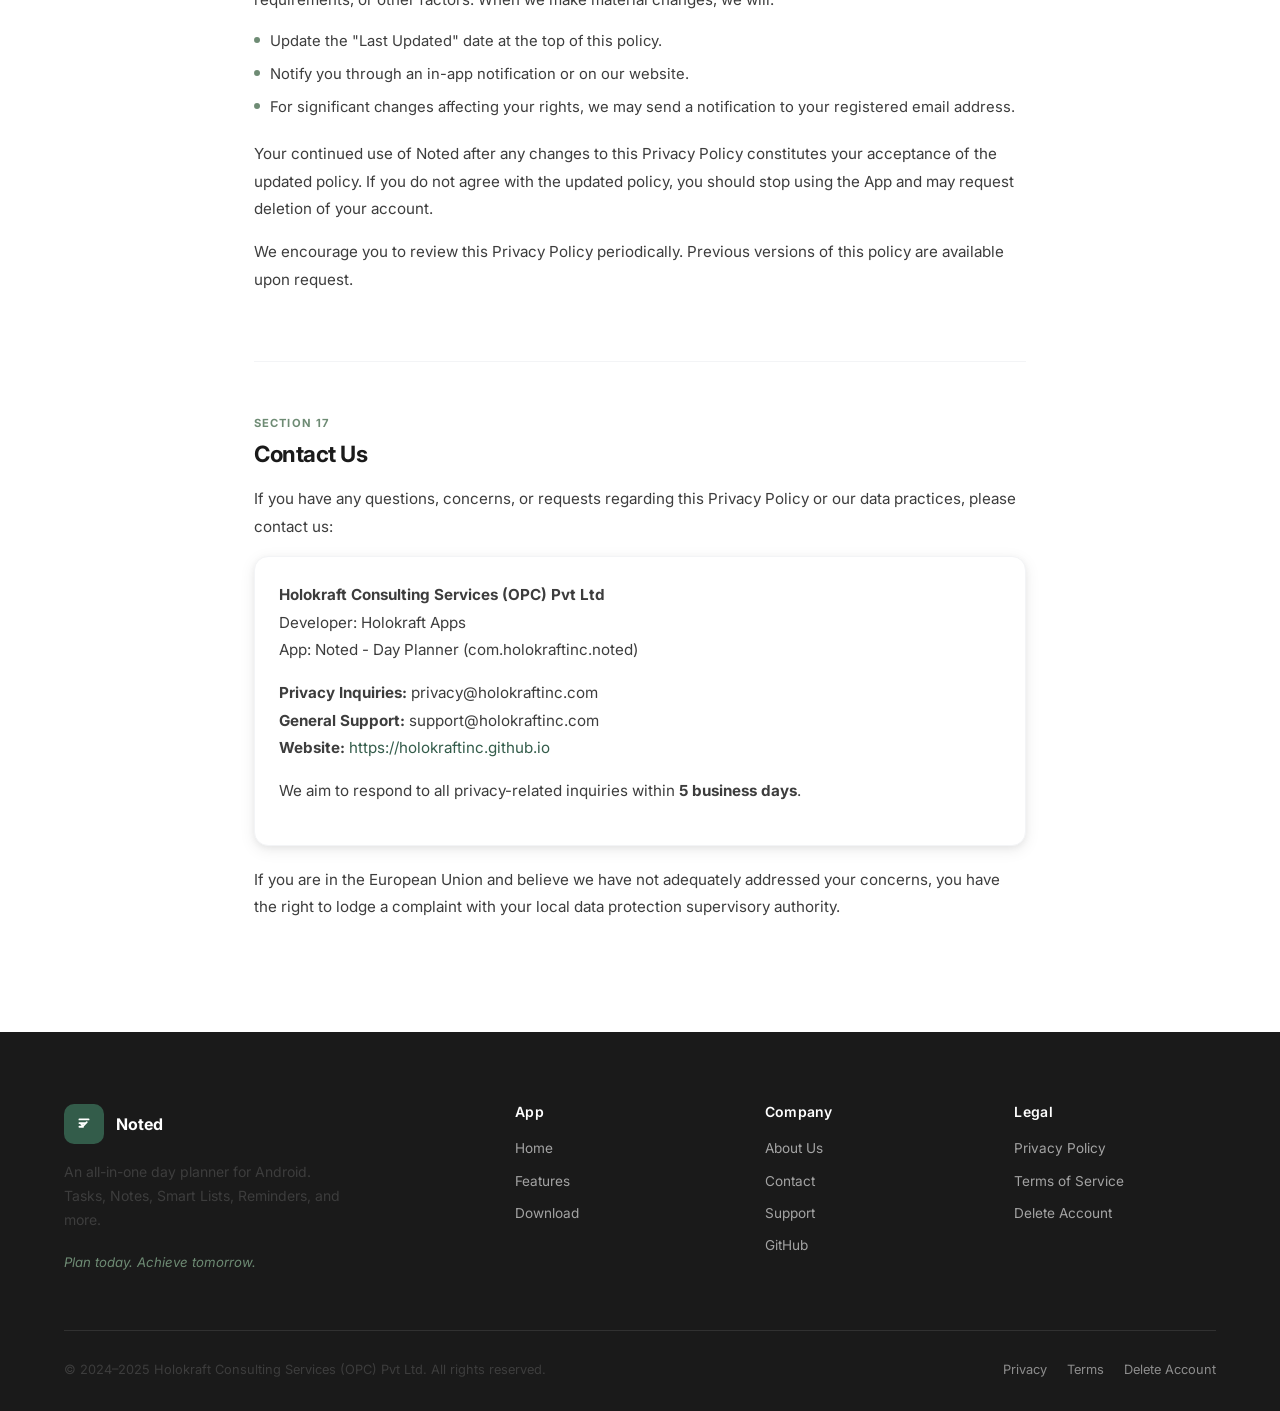
<file: privacy.html>
<!DOCTYPE html>
<html lang="en">
<head>
  <!-- Google tag (gtag.js) -->
  <script async src="https://www.googletagmanager.com/gtag/js?id=G-2QM60VEDBB"></script>
  <script>
    window.dataLayer = window.dataLayer || [];
    function gtag(){dataLayer.push(arguments);}
    gtag('js', new Date());
    gtag('config', 'G-2QM60VEDBB');
  </script>
  <meta charset="UTF-8" />
  <meta name="viewport" content="width=device-width, initial-scale=1.0" />
  <title>Privacy Policy | Noted - Day Planner</title>
  <meta name="description" content="Privacy Policy for Noted - Day Planner Android app. Learn how Holokraft Consulting Services collects, uses, and protects your personal data." />
  <meta name="robots" content="index, follow" />
  <link rel="canonical" href="https://holokraftinc.github.io/noted/privacy.html" />

  <meta property="og:type" content="website" />
  <meta property="og:url" content="https://holokraftinc.github.io/noted/privacy.html" />
  <meta property="og:title" content="Privacy Policy | Noted - Day Planner" />
  <meta property="og:description" content="Privacy Policy for Noted - Day Planner. Learn how we collect, use, and protect your data." />
  <meta property="og:image" content="https://holokraftinc.github.io/noted/assets/images/og-image.png" />

  <meta name="twitter:card" content="summary" />
  <meta name="twitter:title" content="Privacy Policy | Noted - Day Planner" />
  <meta name="twitter:description" content="Privacy Policy for Noted - Day Planner." />

  <link rel="icon" type="image/svg+xml" href="assets/images/favicon.svg" />
  <link rel="preconnect" href="https://fonts.googleapis.com" />
  <link rel="preconnect" href="https://fonts.gstatic.com" crossorigin />
  <link href="https://fonts.googleapis.com/css2?family=Inter:wght@400;500;600;700;800&display=swap" rel="stylesheet" />
  <link rel="stylesheet" href="assets/css/style.css" />
</head>
<body>

<!-- Navigation -->
<header>
  <nav class="navbar" role="navigation" aria-label="Main navigation">
    <div class="container navbar-inner">
      <a href="index.html" class="nav-brand" aria-label="Noted Home">
        <div class="nav-logo" aria-hidden="true">
          <svg viewBox="0 0 24 24" aria-hidden="true"><path d="M9 12l2 2 4-4M7 7h10M7 11h6M7 15h4"/></svg>
        </div>
        <div class="nav-brand-text">
          <span class="nav-brand-name">Noted</span>
          <span class="nav-brand-tagline">Plan today. Achieve tomorrow.</span>
        </div>
      </a>
      <ul class="nav-links" role="list">
        <li><a href="index.html" class="nav-link">Home</a></li>
        <li><a href="about.html" class="nav-link">About</a></li>
        <li><a href="support.html" class="nav-link">Support</a></li>
        <li><a href="contact.html" class="nav-link">Contact</a></li>
        <li><a href="privacy.html" class="nav-link active">Privacy</a></li>
      </ul>
      <div class="nav-cta">
                <a href="https://the-noted.in/app/" class="btn btn-ghost btn-sm" aria-label="Login to Noted Web App">
          <svg width="16" height="16" viewBox="0 0 24 24" fill="none" stroke="currentColor" stroke-width="2" aria-hidden="true"><path d="M15 3h4a2 2 0 0 1 2 2v14a2 2 0 0 1-2 2h-4M10 17l5-5-5-5M15 12H3"/></svg>
          Login
        </a>
        <a href="https://play.google.com/store/apps/details?id=com.holokraftinc.noted" class="btn btn-primary btn-sm" target="_blank" rel="noopener noreferrer">Get the App</a>
      </div>
      <button class="hamburger" aria-label="Toggle menu" aria-expanded="false">
        <span></span><span></span><span></span>
      </button>
    </div>
  </nav>
  <div class="mobile-menu" role="menu">
    <a href="index.html" class="nav-link" role="menuitem">Home</a>
    <a href="about.html" class="nav-link" role="menuitem">About</a>
    <a href="support.html" class="nav-link" role="menuitem">Support</a>
    <a href="contact.html" class="nav-link" role="menuitem">Contact</a>
    <a href="privacy.html" class="nav-link active" role="menuitem">Privacy Policy</a>
    <a href="terms.html" class="nav-link" role="menuitem">Terms of Service</a>
    <div class="mobile-menu-cta">
            <a href="https://the-noted.in/app/" class="btn btn-outline" style="width:100%;justify-content:center;margin-bottom:8px;">Login to Web App</a>
      <a href="https://play.google.com/store/apps/details?id=com.holokraftinc.noted" class="btn btn-primary" target="_blank" rel="noopener noreferrer" style="width:100%;justify-content:center;">Download on Google Play</a>
    </div>
  </div>
</header>

<main>
  <!-- Page Hero -->
  <section class="page-hero">
    <div class="container">
      <div class="section-label">Legal</div>
      <h1>Privacy Policy</h1>
      <p>We are committed to protecting your privacy and handling your personal data with transparency and care.</p>
      <p class="page-hero-meta">Last updated: June 30, 2025 &nbsp;|&nbsp; Effective Date: June 30, 2025</p>
    </div>
  </section>

  <!-- Legal Body -->
  <div class="legal-body">
    <div class="legal-container">

      <!-- Table of Contents -->
      <nav class="legal-toc" aria-label="Table of contents">
        <h4>Table of Contents</h4>
        <ol>
          <li><a href="#intro">Introduction</a></li>
          <li><a href="#information-we-collect">Information We Collect</a></li>
          <li><a href="#google-signin">Google Sign-In &amp; Authentication</a></li>
          <li><a href="#google-calendar">Google Calendar Access</a></li>
          <li><a href="#user-content">User-Generated Content</a></li>
          <li><a href="#notifications">Notifications &amp; Permissions</a></li>
          <li><a href="#data-security">Data Security &amp; Encryption</a></li>
          <li><a href="#third-party">Third-Party Services</a></li>
          <li><a href="#analytics">Analytics &amp; Crash Reporting</a></li>
          <li><a href="#cookies">Cookies &amp; Local Storage</a></li>
          <li><a href="#children">Children's Privacy</a></li>
          <li><a href="#user-rights">Your Rights &amp; Choices</a></li>
          <li><a href="#delete-account">Account &amp; Data Deletion</a></li>
          <li><a href="#data-retention">Data Retention</a></li>
          <li><a href="#international">International Data Transfers</a></li>
          <li><a href="#changes">Changes to This Policy</a></li>
          <li><a href="#contact-privacy">Contact Us</a></li>
        </ol>
      </nav>

      <!-- 1. Introduction -->
      <section class="legal-section" id="intro">
        <span class="legal-section-num">Section 01</span>
        <h2>Introduction</h2>
        <p>Welcome to <strong>Noted - Day Planner</strong> ("Noted", "the App", "we", "us", or "our"), developed and operated by <strong>Holokraft Consulting Services (OPC) Pvt Ltd</strong> ("Company", "Holokraft", "Developer"), a private limited company incorporated in India.</p>
        <p>This Privacy Policy explains how we collect, use, store, share, and protect your personal information when you use the Noted Android application (Package ID: <code>com.holokraftinc.noted</code>), our website at <a href="https://holokraftinc.github.io" target="_blank" rel="noopener noreferrer">https://holokraftinc.github.io</a>, and any related services (collectively, "Services").</p>
        <p>By downloading, installing, or using Noted, you agree to the terms of this Privacy Policy. If you do not agree with any part of this policy, please do not use the App.</p>
        <div class="legal-highlight">
          <p><strong>Summary:</strong> We collect only the information necessary to provide you with a great productivity experience. We never sell your personal data. We do not share your notes, tasks, or lists with any third party. Your data belongs to you.</p>
        </div>
        <p>This Privacy Policy is designed to satisfy requirements under:</p>
        <ul>
          <li>Google Play Developer Policy</li>
          <li>Google API Services User Data Policy</li>
          <li>General Data Protection Regulation (GDPR) — European Union</li>
          <li>California Consumer Privacy Act (CCPA) — United States</li>
          <li>Information Technology (Amendment) Act, 2008 — India</li>
        </ul>
      </section>

      <!-- 2. Information We Collect -->
      <section class="legal-section" id="information-we-collect">
        <span class="legal-section-num">Section 02</span>
        <h2>Information We Collect</h2>
        <p>We collect information in the following categories depending on how you use the App:</p>

        <h3>2.1 Information You Provide Directly</h3>
        <ul>
          <li><strong>Account Information:</strong> When you sign in with Google, we receive your name, email address, and Google profile picture URL. This information is used to create and identify your Noted account.</li>
          <li><strong>Tasks:</strong> Task titles, descriptions, due dates, priority levels, completion status, and recurrence settings that you enter into the App.</li>
          <li><strong>Notes:</strong> The text content of notes you create, including titles and body text.</li>
          <li><strong>Smart Lists:</strong> List names, list items, and checklist states that you create and manage.</li>
          <li><strong>Reminders:</strong> Reminder titles, date and time settings, recurrence patterns, and notification preferences you configure.</li>
          <li><strong>App Preferences:</strong> Your settings and configuration choices within the App.</li>
        </ul>

        <h3>2.2 Information We Collect Automatically</h3>
        <ul>
          <li><strong>Device Information:</strong> Device model, Android OS version, and unique device identifiers necessary for app functionality and support.</li>
          <li><strong>App Usage Data:</strong> Basic usage metrics such as session duration and feature usage patterns, collected in aggregate and anonymized form to improve the App. (Future: via Firebase Analytics.)</li>
          <li><strong>Crash Reports:</strong> If the App crashes, anonymized crash data including stack traces and device state at the time of crash may be collected. (Future: via Firebase Crashlytics.)</li>
        </ul>

        <h3>2.3 Information We Do NOT Collect</h3>
        <ul>
          <li>We do <strong>not</strong> collect your Google Calendar event content beyond what is displayed within the App.</li>
          <li>We do <strong>not</strong> collect your precise GPS location.</li>
          <li>We do <strong>not</strong> collect your contacts or address book.</li>
          <li>We do <strong>not</strong> access your camera, microphone, or photos unless you explicitly grant such permissions for a specific feature.</li>
          <li>We do <strong>not</strong> collect payment or financial information.</li>
        </ul>
      </section>

      <!-- 3. Google Sign-In & Authentication -->
      <section class="legal-section" id="google-signin">
        <span class="legal-section-num">Section 03</span>
        <h2>Google Sign-In &amp; Authentication</h2>
        <p>Noted uses <strong>Google Sign-In</strong> via Google's OAuth 2.0 protocol as the sole method of authentication. This provides a secure and convenient way to access the App without creating a separate username and password.</p>

        <h3>3.1 What Google Data We Access</h3>
        <p>During sign-in, we request the following Google account scopes:</p>
        <ul>
          <li><strong>openid:</strong> To verify your identity with Google.</li>
          <li><strong>profile:</strong> To access your display name and profile photo URL.</li>
          <li><strong>email:</strong> To access your Google email address, which serves as your unique account identifier.</li>
          <li><strong>https://www.googleapis.com/auth/calendar.readonly</strong> (Optional): To read your Google Calendar events for display within the Noted timeline. This scope is only requested if you choose to enable Calendar Sync.</li>
        </ul>

        <h3>3.2 Authentication via Supabase</h3>
        <p>We use <strong>Supabase Authentication</strong> to manage your session securely. When you sign in with Google, Supabase creates a secure session token associated with your account. This token is used to authenticate all your requests to our database and is stored securely on your device.</p>

        <h3>3.3 Token Storage</h3>
        <p>Authentication tokens are stored in encrypted local storage on your Android device using Android's secure storage mechanisms. We do not store raw passwords or Google credentials on our servers.</p>

        <div class="legal-highlight">
          <p><strong>Important:</strong> Noted's use of information received from Google APIs adheres to the <a href="https://developers.google.com/terms/api-services-user-data-policy" target="_blank" rel="noopener noreferrer">Google API Services User Data Policy</a>, including the Limited Use requirements. We do not use Google user data to serve advertisements, and we do not transfer Google user data to third parties except as necessary to provide the App's features.</p>
        </div>
      </section>

      <!-- 4. Google Calendar Access -->
      <section class="legal-section" id="google-calendar">
        <span class="legal-section-num">Section 04</span>
        <h2>Google Calendar Access</h2>
        <p>Noted offers an optional Google Calendar integration that allows you to view your Google Calendar events within the App's Timeline Planner and Smart Inbox alongside your tasks.</p>

        <h3>4.1 What We Access</h3>
        <ul>
          <li>We request <strong>read-only</strong> access to your Google Calendar events using the <code>calendar.readonly</code> scope.</li>
          <li>We read event titles, dates, times, and descriptions solely to display them inside the App.</li>
          <li>Calendar data is fetched directly from the Google Calendar API and displayed in-app.</li>
        </ul>

        <h3>4.2 What We Do NOT Do With Calendar Data</h3>
        <ul>
          <li>We do <strong>not</strong> create, edit, update, or delete any Google Calendar events.</li>
          <li>We do <strong>not</strong> store your Google Calendar event content on our servers beyond a temporary cache needed for display.</li>
          <li>We do <strong>not</strong> share your calendar data with any third party.</li>
          <li>We do <strong>not</strong> use your calendar content to serve advertisements or for any purpose unrelated to displaying your schedule.</li>
          <li>We do <strong>not</strong> use calendar data to train machine learning models.</li>
        </ul>

        <h3>4.3 Revoking Calendar Access</h3>
        <p>You can revoke Noted's access to your Google Calendar at any time by:</p>
        <ul>
          <li>Going to <a href="https://myaccount.google.com/permissions" target="_blank" rel="noopener noreferrer">Google Account Permissions</a> and removing Noted's access.</li>
          <li>Disabling Calendar Sync within the Noted app under Settings.</li>
        </ul>
        <p>Revoking calendar access does not affect your Noted tasks, notes, lists, or reminders.</p>
      </section>

      <!-- 5. User-Generated Content -->
      <section class="legal-section" id="user-content">
        <span class="legal-section-num">Section 05</span>
        <h2>User-Generated Content Storage</h2>
        <p>All content you create within Noted — including tasks, notes, smart lists, reminders, and preferences — is stored in our cloud database powered by <strong>Supabase</strong>.</p>

        <h3>5.1 Notes Storage</h3>
        <p>Notes you create are stored in your user-specific database partition. Only you have access to your notes. Notes are transmitted over encrypted HTTPS and stored with row-level security policies that ensure your notes can only be accessed with your authenticated credentials.</p>

        <h3>5.2 Tasks Storage</h3>
        <p>Tasks including their titles, descriptions, due dates, priorities, recurrence rules, and completion status are stored in your secure user account. Task data is synced between your device and the cloud whenever you are online.</p>

        <h3>5.3 Lists Storage</h3>
        <p>Smart Lists, list items, and their checklist states are stored securely in your account. List data is subject to the same security and privacy protections as all other user content.</p>

        <h3>5.4 Reminder Storage</h3>
        <p>Reminder configurations including their schedule, recurrence pattern, and notification preferences are stored in your account. Local notification triggers are also stored on-device to ensure reminders fire even when you are offline.</p>

        <h3>5.5 Local Device Storage</h3>
        <p>To support offline functionality, a copy of your data is maintained in local device storage (SQLite database on your Android device). This local copy is synchronized with the cloud when connectivity is available. Local data is protected by your device's built-in security mechanisms.</p>
      </section>

      <!-- 6. Notifications & Permissions -->
      <section class="legal-section" id="notifications">
        <span class="legal-section-num">Section 06</span>
        <h2>Notifications &amp; Permissions</h2>

        <h3>6.1 Notification Permission</h3>
        <p>Noted requests permission to send you local notifications on Android. This permission is used exclusively to deliver task reminders and meeting alerts that you have set up within the App. We do not send unsolicited marketing notifications.</p>
        <p>You can manage notification permissions at any time through Android Settings → Apps → Noted → Notifications.</p>

        <h3>6.2 Calendar Permission</h3>
        <p>If you enable Google Calendar Sync, Noted requests read-only access to your Google Calendar via the Google Calendar API (not via Android Calendar permissions). We use only the Google OAuth flow and do not access the on-device Android Calendar content provider.</p>

        <h3>6.3 Internet Permission</h3>
        <p>Noted requires internet access to sync your data with the cloud, authenticate with Google, and fetch calendar events. This permission is standard for any app with cloud sync functionality.</p>

        <h3>6.4 Exact Alarm Permission (Android 12+)</h3>
        <p>On Android 12 and later, Noted may request the <code>SCHEDULE_EXACT_ALARM</code> or <code>USE_EXACT_ALARM</code> permission to ensure reminders fire at precisely the time you scheduled them. This permission is used solely for local reminder delivery.</p>

        <h3>6.5 Permissions We Do NOT Request</h3>
        <ul>
          <li>Camera or microphone access</li>
          <li>Access to your photo library or files</li>
          <li>Contacts or address book access</li>
          <li>Location data (GPS or network-based)</li>
          <li>Phone call or SMS access</li>
        </ul>
      </section>

      <!-- 7. Data Security & Encryption -->
      <section class="legal-section" id="data-security">
        <span class="legal-section-num">Section 07</span>
        <h2>Data Security &amp; Encryption</h2>
        <p>We take the security of your personal data seriously and implement industry-standard measures to protect it.</p>

        <h3>7.1 Transport Security</h3>
        <p>All data transmitted between the Noted app and our servers is encrypted using <strong>TLS 1.2 or higher (HTTPS)</strong>. This ensures that your data cannot be intercepted while in transit.</p>

        <h3>7.2 Database Security</h3>
        <p>We use <strong>Supabase</strong> for our cloud database, which implements:</p>
        <ul>
          <li><strong>Row-Level Security (RLS):</strong> Your data is isolated at the database level. Policies ensure that queries executed on your behalf can only access your own rows of data — even if someone were to attempt unauthorized access.</li>
          <li><strong>Encryption at Rest:</strong> All database contents are encrypted at rest using AES-256.</li>
          <li><strong>PostgreSQL-backed storage:</strong> Enterprise-grade relational database with security best practices.</li>
        </ul>

        <h3>7.3 Authentication Security</h3>
        <ul>
          <li>Authentication is handled via Google OAuth 2.0 — no passwords are stored by Holokraft.</li>
          <li>Session tokens are short-lived and refreshed automatically.</li>
          <li>All API endpoints require valid authentication tokens.</li>
        </ul>

        <h3>7.4 On-Device Security</h3>
        <p>Local data stored on your device is protected by Android's standard storage security features, including app sandboxing. Noted does not request access to external storage and stores data only within its private app directory.</p>

        <h3>7.5 Security Breach Response</h3>
        <p>In the event of a data breach that affects your personal data, we will notify affected users within 72 hours of becoming aware of the breach, in compliance with GDPR requirements and applicable Indian data protection guidelines. Notification will be sent to the email address associated with your Google account.</p>
      </section>

      <!-- 8. Third-Party Services -->
      <section class="legal-section" id="third-party">
        <span class="legal-section-num">Section 08</span>
        <h2>Third-Party Services</h2>
        <p>Noted integrates with the following third-party services to provide its core functionality. Each has its own privacy policy which governs their use of data.</p>

        <h3>8.1 Google APIs &amp; Google Play Services</h3>
        <p>Noted uses Google's services for authentication and calendar integration:</p>
        <ul>
          <li><strong>Google Sign-In / Google Identity Services:</strong> For secure user authentication via OAuth 2.0.</li>
          <li><strong>Google Calendar API:</strong> For read-only access to your calendar events (if you enable this feature).</li>
          <li><strong>Google Play Services:</strong> For app distribution, updates, and in-app billing infrastructure (future).</li>
        </ul>
        <p>Applicable Google Privacy Policy: <a href="https://policies.google.com/privacy" target="_blank" rel="noopener noreferrer">https://policies.google.com/privacy</a></p>
        <div class="legal-highlight">
          <p>Noted's use of Google API Services is compliant with the <a href="https://developers.google.com/terms/api-services-user-data-policy" target="_blank" rel="noopener noreferrer">Google API Services User Data Policy</a> and the Limited Use requirements therein.</p>
        </div>

        <h3>8.2 Supabase</h3>
        <p>Supabase is our backend-as-a-service provider. It handles our cloud database, authentication session management, and real-time data synchronization. Supabase processes data on our behalf under a data processing agreement.</p>
        <ul>
          <li>Supabase Privacy Policy: <a href="https://supabase.com/privacy" target="_blank" rel="noopener noreferrer">https://supabase.com/privacy</a></li>
          <li>Data is stored on servers hosted by AWS (Amazon Web Services).</li>
          <li>You can find Supabase's security and compliance documentation at <a href="https://supabase.com/security" target="_blank" rel="noopener noreferrer">https://supabase.com/security</a></li>
        </ul>

        <h3>8.3 Firebase (Future)</h3>
        <p>We may integrate Google Firebase services in the future for:</p>
        <ul>
          <li><strong>Firebase Analytics:</strong> To understand aggregate App usage patterns and improve the product. Data will be anonymized and collected in aggregate form.</li>
          <li><strong>Firebase Crashlytics:</strong> To receive anonymized crash reports that help us fix bugs quickly.</li>
        </ul>
        <p>If and when Firebase is integrated, this Privacy Policy will be updated, and you will be notified through an App update notification and/or an in-app notice.</p>

        <h3>8.4 Data Processors</h3>
        <p>We do not sell, rent, or trade your personal data to any third party. We may share your data with service providers only as necessary to operate the App (e.g., Supabase for database hosting). These providers are contractually bound to process your data only on our behalf and in accordance with this Privacy Policy.</p>
      </section>

      <!-- 9. Analytics & Crash Reporting -->
      <section class="legal-section" id="analytics">
        <span class="legal-section-num">Section 09</span>
        <h2>Analytics &amp; Crash Reporting</h2>

        <h3>9.1 Current State</h3>
        <p>As of the effective date of this Privacy Policy, Noted does <strong>not</strong> use any third-party analytics or crash reporting service. We do not currently track individual user behaviour or collect analytics data beyond what is necessary for basic service delivery.</p>

        <h3>9.2 Future Analytics Integration</h3>
        <p>We plan to integrate anonymized analytics (likely Google Firebase Analytics) in a future update to help us understand how the App is used in aggregate — for example, which features are most popular. This will allow us to make Noted better for everyone.</p>
        <p>When analytics are introduced:</p>
        <ul>
          <li>Data will be anonymized and aggregated — we will not track individual user sessions in a personally identifiable way.</li>
          <li>You will be able to opt out of analytics collection through the App settings.</li>
          <li>This Privacy Policy will be updated, and you will be notified.</li>
        </ul>

        <h3>9.3 Future Crash Reporting</h3>
        <p>We may integrate Firebase Crashlytics for automated crash reporting. Crash reports will contain device information, Android version, and app state at the time of crash — no personally identifiable content from your notes, tasks, or lists will be included in crash reports.</p>
      </section>

      <!-- 10. Cookies & Local Storage -->
      <section class="legal-section" id="cookies">
        <span class="legal-section-num">Section 10</span>
        <h2>Cookies &amp; Local Storage</h2>

        <h3>10.1 Android App</h3>
        <p>The Noted Android application does not use HTTP cookies. Authentication tokens and user preferences are stored in Android's SharedPreferences and app-private database storage, which are not accessible to other apps on your device.</p>

        <h3>10.2 Website</h3>
        <p>Our website at <a href="https://holokraftinc.github.io/noted/" target="_blank" rel="noopener noreferrer">https://holokraftinc.github.io/noted/</a> is a static GitHub Pages website. It does not set cookies, does not use tracking pixels, and does not collect personal information from visitors. Any links to Google Play or external services are clearly marked.</p>

        <h3>10.3 Future Web Application</h3>
        <p>When a web version of Noted is launched, we will implement a cookie consent mechanism compliant with GDPR and ePrivacy Directive requirements. This Privacy Policy will be updated accordingly.</p>
      </section>

      <!-- 11. Children's Privacy -->
      <section class="legal-section" id="children">
        <span class="legal-section-num">Section 11</span>
        <h2>Children's Privacy</h2>
        <p>Noted is not directed at children under the age of 13 (or the applicable minimum digital consent age in your jurisdiction). We do not knowingly collect personal information from children under 13.</p>
        <p>If you are a parent or guardian and believe that your child has provided us with personal information without your consent, please contact us immediately at <strong>privacy@holokraftinc.com</strong>. We will take prompt steps to delete such information from our systems.</p>
        <p>Users between the ages of 13 and 18 should have their parent or guardian review this Privacy Policy before using the App. By using the App, you represent that you are at least 13 years of age.</p>
      </section>

      <!-- 12. Your Rights & Choices -->
      <section class="legal-section" id="user-rights">
        <span class="legal-section-num">Section 12</span>
        <h2>Your Rights &amp; Choices</h2>
        <p>Depending on your location, you may have the following rights regarding your personal data. We are committed to honoring these rights for all users, regardless of jurisdiction.</p>

        <h3>12.1 Right to Access</h3>
        <p>You have the right to request a copy of the personal data we hold about you. To make this request, contact us at <strong>privacy@holokraftinc.com</strong>. We will respond within 30 days.</p>

        <h3>12.2 Right to Rectification</h3>
        <p>If any of your personal data is inaccurate or incomplete, you can update it directly within the App or by contacting us. Account information such as your display name is controlled by your Google account settings.</p>

        <h3>12.3 Right to Erasure (Right to be Forgotten)</h3>
        <p>You have the right to request deletion of your personal data. You can delete your account and all associated data directly within the Noted app (Settings → Account → Delete Account) or by visiting our <a href="delete-account.html">Account Deletion page</a>. All personal data will be permanently deleted within 30 days of your request.</p>

        <h3>12.4 Right to Data Portability</h3>
        <p>You have the right to receive your personal data in a structured, machine-readable format. To request a data export, contact us at <strong>privacy@holokraftinc.com</strong>. We will provide your data in JSON format within 30 days.</p>

        <h3>12.5 Right to Restrict Processing</h3>
        <p>You may request that we restrict the processing of your personal data in certain circumstances, such as when you contest the accuracy of the data or object to our processing.</p>

        <h3>12.6 Right to Object</h3>
        <p>You have the right to object to our processing of your personal data for certain purposes. If you object to analytics data collection (once implemented), you will be able to opt out through the App settings.</p>

        <h3>12.7 California Privacy Rights (CCPA)</h3>
        <p>If you are a California resident, you have additional rights under the California Consumer Privacy Act (CCPA), including:</p>
        <ul>
          <li>The right to know what personal information we collect, use, and disclose.</li>
          <li>The right to request deletion of your personal information.</li>
          <li>The right to opt out of the sale of your personal information. (Note: We do not sell personal information.)</li>
          <li>The right to non-discrimination for exercising your CCPA rights.</li>
        </ul>
        <p>To exercise your CCPA rights, please contact us at <strong>privacy@holokraftinc.com</strong>.</p>

        <h3>12.8 Exercising Your Rights</h3>
        <p>To exercise any of the rights described above, you may:</p>
        <ul>
          <li>Use the in-app settings and account management features in Noted.</li>
          <li>Email us at <strong>privacy@holokraftinc.com</strong> with the subject line "Privacy Rights Request".</li>
          <li>Visit our <a href="contact.html">Contact page</a> and submit a request.</li>
        </ul>
        <p>We will verify your identity before processing any rights request and respond within the legally required timeframe (typically 30 days, or 45 days for CCPA).</p>
      </section>

      <!-- 13. Account & Data Deletion -->
      <section class="legal-section" id="delete-account">
        <span class="legal-section-num">Section 13</span>
        <h2>Account &amp; Data Deletion</h2>
        <p>You have the right to delete your Noted account and all associated personal data at any time.</p>

        <h3>13.1 How to Delete Your Account</h3>
        <p>You can delete your account using any of the following methods:</p>
        <ul>
          <li><strong>In-App:</strong> Open Noted → Settings → Account → Delete Account → Confirm deletion.</li>
          <li><strong>Web:</strong> Visit our <a href="delete-account.html">Account Deletion page</a> and follow the instructions.</li>
          <li><strong>Email:</strong> Send a deletion request to <strong>privacy@holokraftinc.com</strong> from your registered email address.</li>
        </ul>

        <h3>13.2 What Gets Deleted</h3>
        <p>Upon account deletion, the following data will be permanently and irrecoverably deleted:</p>
        <ul>
          <li>All tasks, notes, smart lists, and reminders associated with your account.</li>
          <li>Your account profile data (name, email, profile picture).</li>
          <li>All app preferences and settings.</li>
          <li>Authentication credentials and session tokens.</li>
        </ul>

        <h3>13.3 Deletion Timeline</h3>
        <p>Account deletion is processed within <strong>30 days</strong> of your request. During this period, the data is marked for deletion and becomes inaccessible. After 30 days, data is permanently purged from all our systems including backups.</p>

        <h3>13.4 Revoking Google Access</h3>
        <p>After deleting your account, we also recommend revoking Noted's access from your Google Account at <a href="https://myaccount.google.com/permissions" target="_blank" rel="noopener noreferrer">Google Account Permissions</a>.</p>

        <p>For full details on the deletion process, visit our dedicated <a href="delete-account.html">Account Deletion page</a>.</p>
      </section>

      <!-- 14. Data Retention -->
      <section class="legal-section" id="data-retention">
        <span class="legal-section-num">Section 14</span>
        <h2>Data Retention</h2>
        <p>We retain your personal data for as long as your account remains active and as long as necessary to provide you with our Services. Specifically:</p>
        <ul>
          <li><strong>Active Account Data:</strong> Tasks, notes, lists, reminders, and account information are retained for the lifetime of your active account.</li>
          <li><strong>Deleted Account Data:</strong> Permanently deleted within 30 days of your account deletion request, including from backups.</li>
          <li><strong>Anonymized Analytics Data:</strong> Aggregate, anonymized usage statistics may be retained indefinitely as they contain no personally identifiable information.</li>
          <li><strong>Crash Reports:</strong> Anonymized crash reports may be retained for up to 90 days for debugging purposes.</li>
          <li><strong>Legal Hold:</strong> If we are required by law to retain certain data, we will retain it for the legally mandated period.</li>
        </ul>
      </section>

      <!-- 15. International Data Transfers -->
      <section class="legal-section" id="international">
        <span class="legal-section-num">Section 15</span>
        <h2>International Data Transfers</h2>
        <p>Holokraft is based in India. Our cloud infrastructure (Supabase/AWS) may store and process data in data centers located in other countries, including the United States and the European Union.</p>
        <p>When we transfer personal data internationally, we ensure appropriate safeguards are in place, including:</p>
        <ul>
          <li>Standard Contractual Clauses (SCCs) approved by the European Commission for transfers from the EEA.</li>
          <li>Data Processing Agreements with our service providers.</li>
          <li>Compliance with applicable Indian data protection regulations.</li>
        </ul>
        <p>By using the App and agreeing to this Privacy Policy, you consent to the transfer of your personal data to countries outside your country of residence, where data protection laws may differ from those in your home country.</p>
      </section>

      <!-- 16. Changes to Policy -->
      <section class="legal-section" id="changes">
        <span class="legal-section-num">Section 16</span>
        <h2>Changes to This Privacy Policy</h2>
        <p>We may update this Privacy Policy from time to time to reflect changes in our practices, technology, legal requirements, or other factors. When we make material changes, we will:</p>
        <ul>
          <li>Update the "Last Updated" date at the top of this policy.</li>
          <li>Notify you through an in-app notification or on our website.</li>
          <li>For significant changes affecting your rights, we may send a notification to your registered email address.</li>
        </ul>
        <p>Your continued use of Noted after any changes to this Privacy Policy constitutes your acceptance of the updated policy. If you do not agree with the updated policy, you should stop using the App and may request deletion of your account.</p>
        <p>We encourage you to review this Privacy Policy periodically. Previous versions of this policy are available upon request.</p>
      </section>

      <!-- 17. Contact -->
      <section class="legal-section" id="contact-privacy">
        <span class="legal-section-num">Section 17</span>
        <h2>Contact Us</h2>
        <p>If you have any questions, concerns, or requests regarding this Privacy Policy or our data practices, please contact us:</p>
        <div class="card card-sm" style="margin-top:16px;">
          <p><strong>Holokraft Consulting Services (OPC) Pvt Ltd</strong><br/>
          Developer: Holokraft Apps<br/>
          App: Noted - Day Planner (com.holokraftinc.noted)</p>
          <p><strong>Privacy Inquiries:</strong> privacy@holokraftinc.com<br/>
          <strong>General Support:</strong> support@holokraftinc.com<br/>
          <strong>Website:</strong> <a href="https://holokraftinc.github.io" target="_blank" rel="noopener noreferrer">https://holokraftinc.github.io</a></p>
          <p>We aim to respond to all privacy-related inquiries within <strong>5 business days</strong>.</p>
        </div>
        <p style="margin-top:20px;">If you are in the European Union and believe we have not adequately addressed your concerns, you have the right to lodge a complaint with your local data protection supervisory authority.</p>
      </section>

    </div>
  </div>
</main>

<!-- Footer -->
<footer class="footer" role="contentinfo">
  <div class="container">
    <div class="footer-grid">
      <div class="footer-brand">
        <div class="footer-logo">
          <div class="footer-logo-icon" aria-hidden="true">
            <svg viewBox="0 0 24 24" aria-hidden="true"><path d="M9 12l2 2 4-4M7 7h10M7 11h6M7 15h4"/></svg>
          </div>
          <span class="footer-brand-name">Noted</span>
        </div>
        <p>An all-in-one day planner for Android. Tasks, Notes, Smart Lists, Reminders, and more.</p>
        <div class="footer-tagline">Plan today. Achieve tomorrow.</div>
      </div>
      <div class="footer-col">
        <h5>App</h5>
        <nav class="footer-links">
          <a href="index.html">Home</a>
          <a href="index.html#features">Features</a>
          <a href="https://play.google.com/store/apps/details?id=com.holokraftinc.noted" target="_blank" rel="noopener noreferrer">Download</a>
        </nav>
      </div>
      <div class="footer-col">
        <h5>Company</h5>
        <nav class="footer-links">
          <a href="about.html">About Us</a>
          <a href="contact.html">Contact</a>
          <a href="support.html">Support</a>
          <a href="https://github.com/holokraftinc" target="_blank" rel="noopener noreferrer">GitHub</a>
        </nav>
      </div>
      <div class="footer-col">
        <h5>Legal</h5>
        <nav class="footer-links">
          <a href="privacy.html">Privacy Policy</a>
          <a href="terms.html">Terms of Service</a>
          <a href="delete-account.html">Delete Account</a>
        </nav>
      </div>
    </div>
    <div class="footer-bottom">
      <p class="footer-copy">&copy; 2024–2025 Holokraft Consulting Services (OPC) Pvt Ltd. All rights reserved.</p>
      <div class="footer-legal">
        <a href="privacy.html">Privacy</a>
        <a href="terms.html">Terms</a>
        <a href="delete-account.html">Delete Account</a>
      </div>
    </div>
  </div>
</footer>

<button class="scroll-top" aria-label="Scroll to top">
  <svg viewBox="0 0 24 24" aria-hidden="true"><path d="M18 15l-6-6-6 6" stroke-linecap="round" stroke-linejoin="round"/></svg>
</button>

<script src="assets/js/script.js" defer></script>
</body>
</html>
</file>
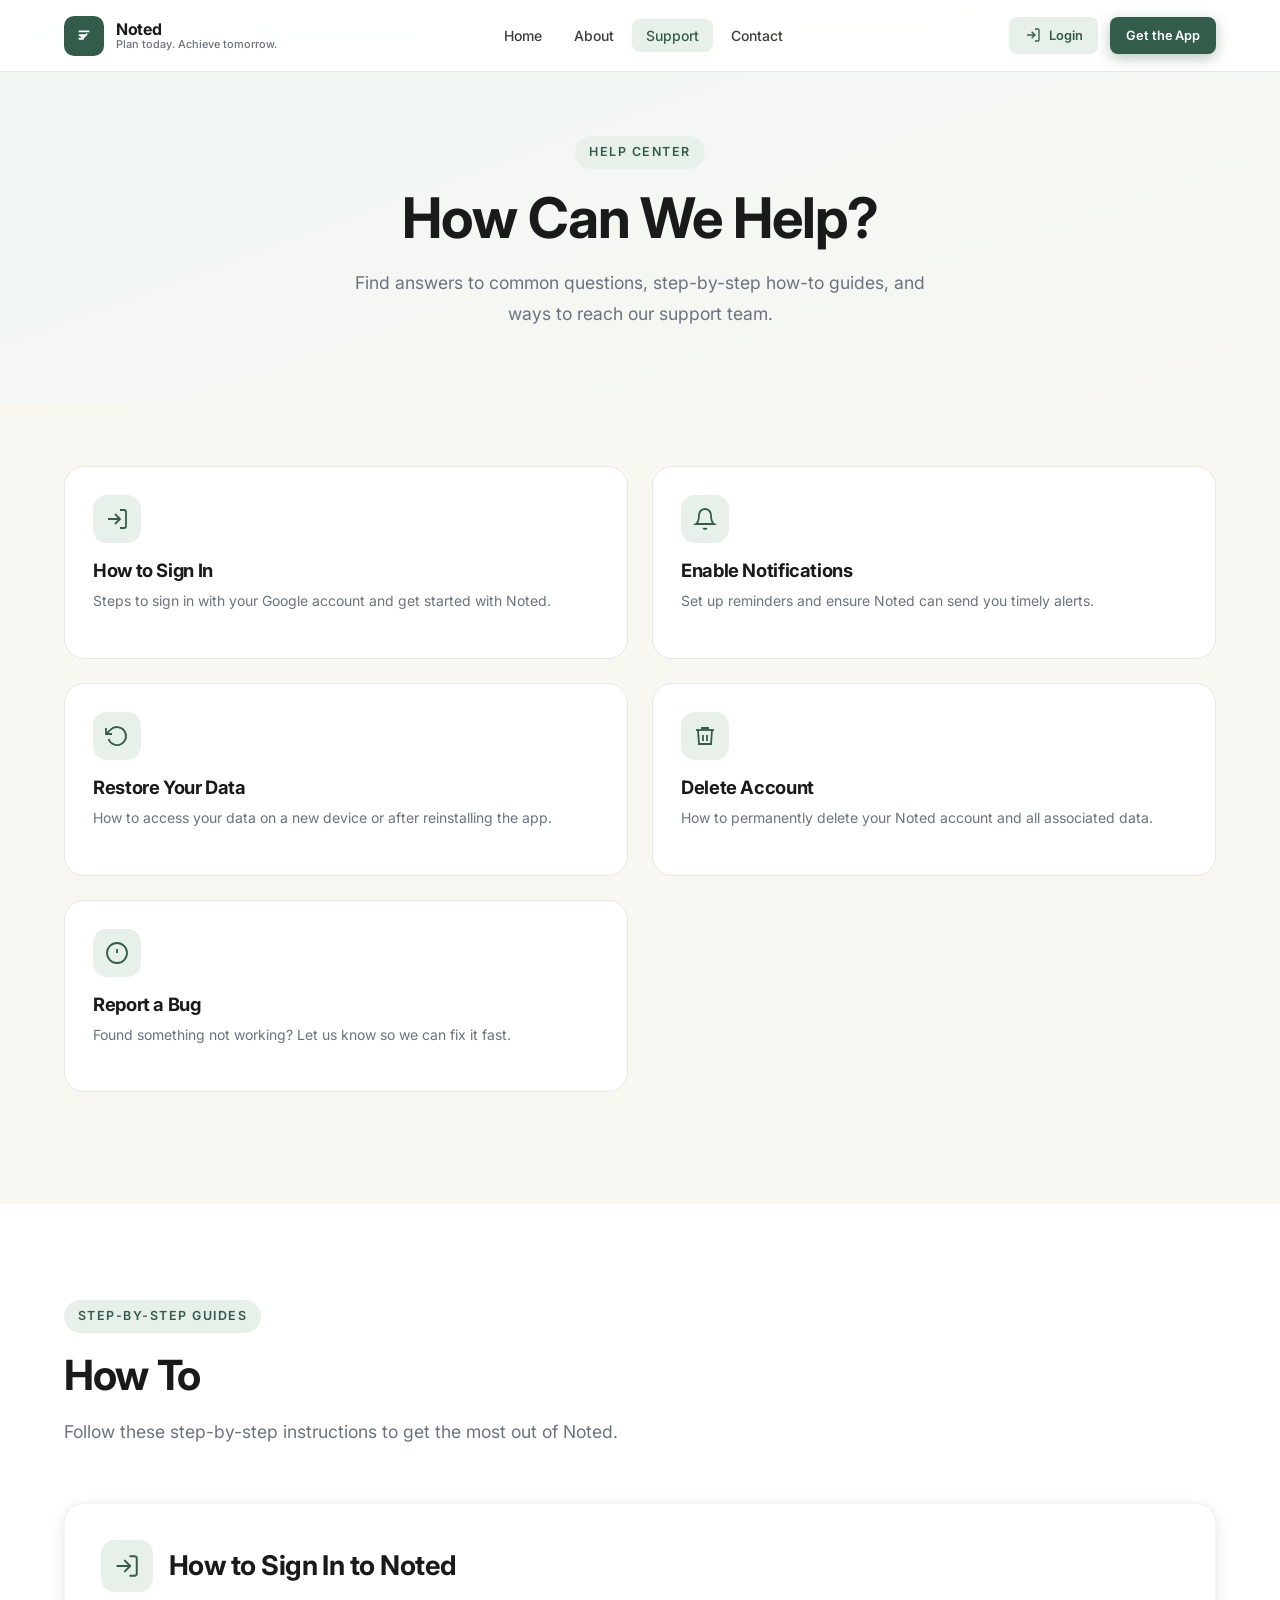
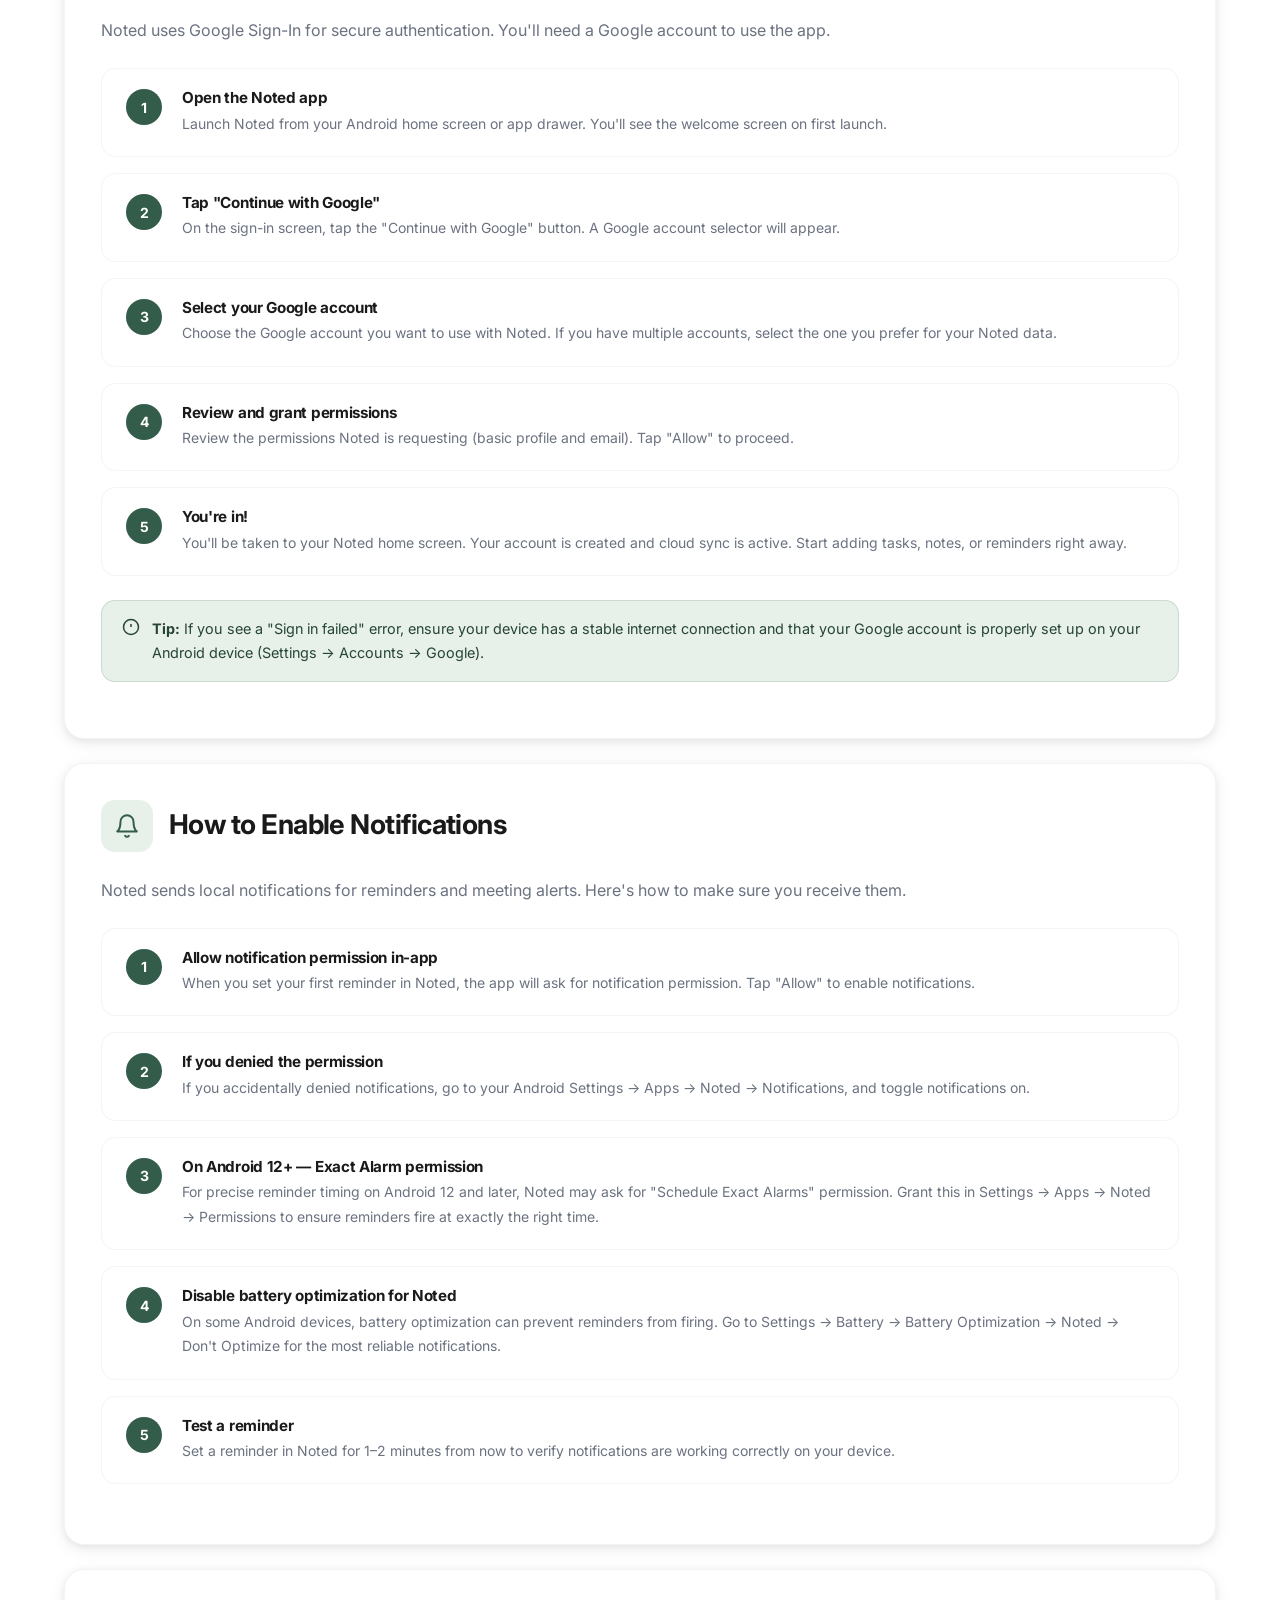
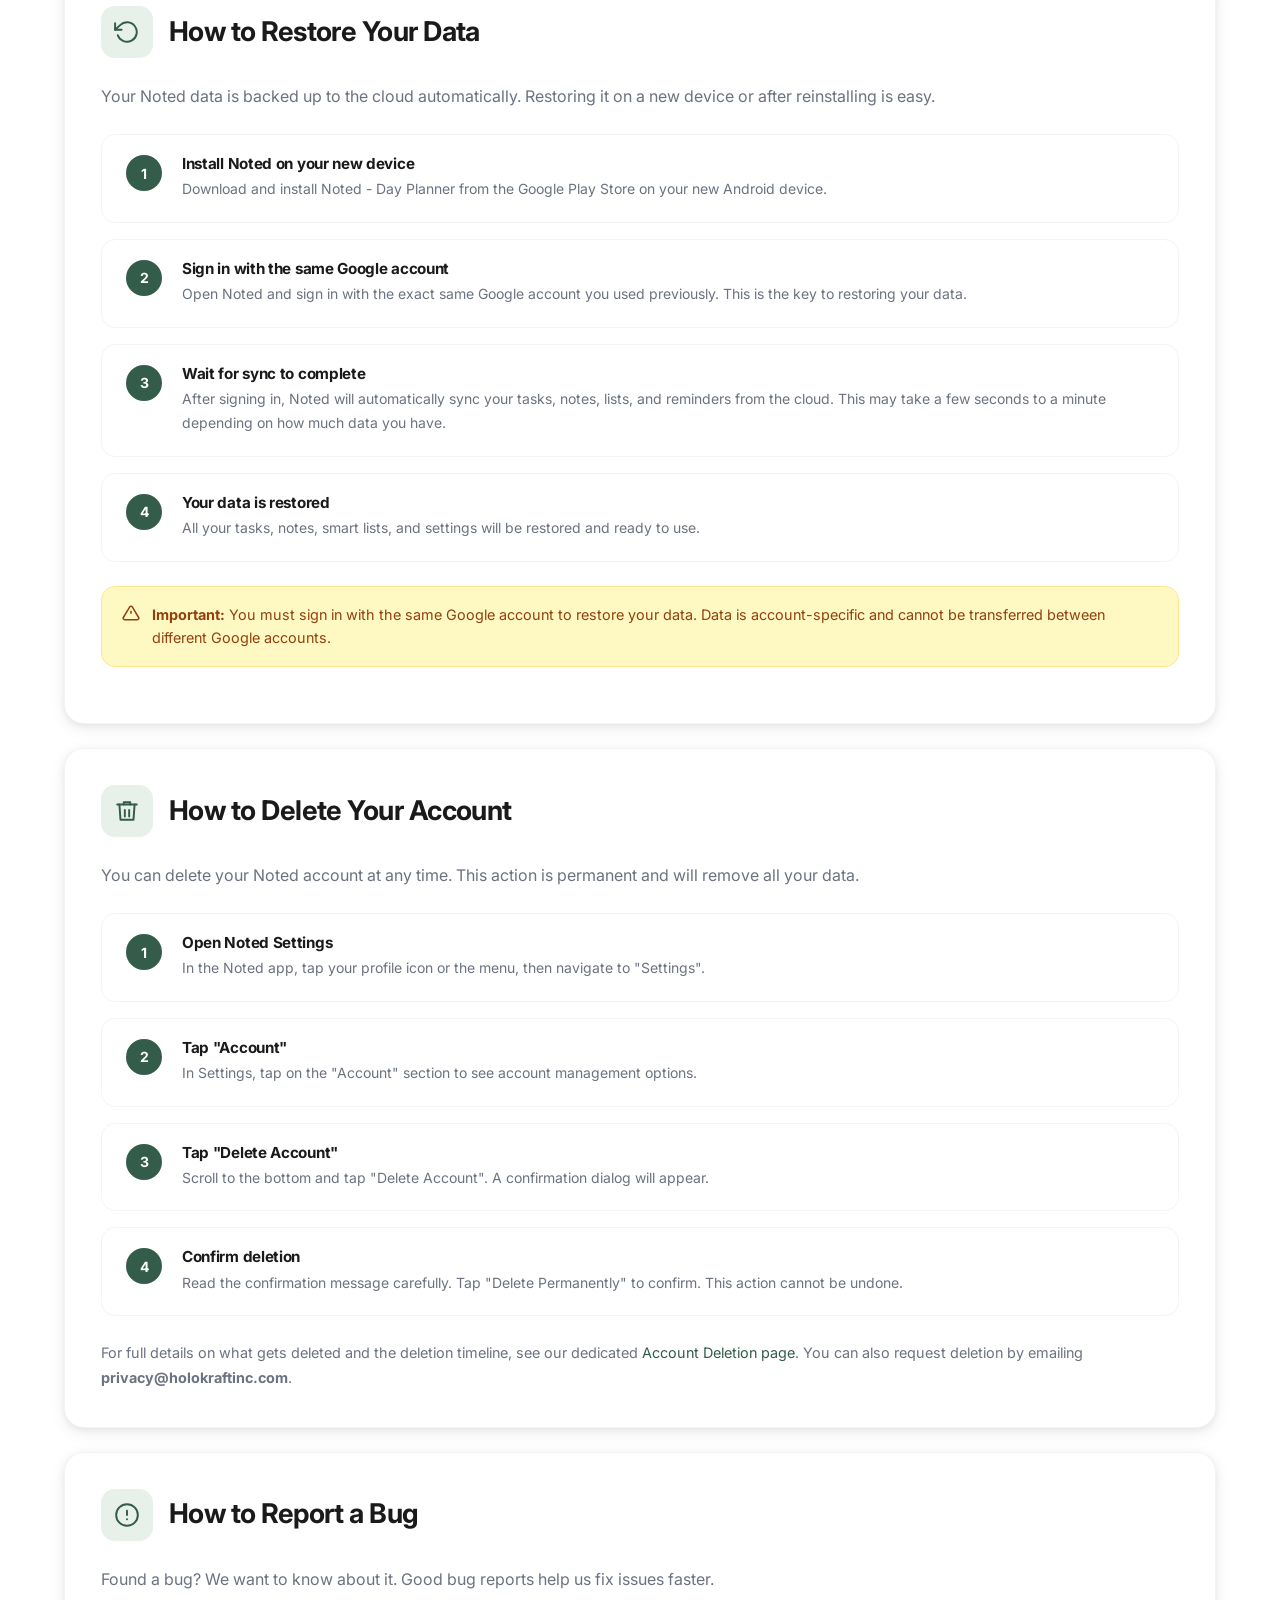
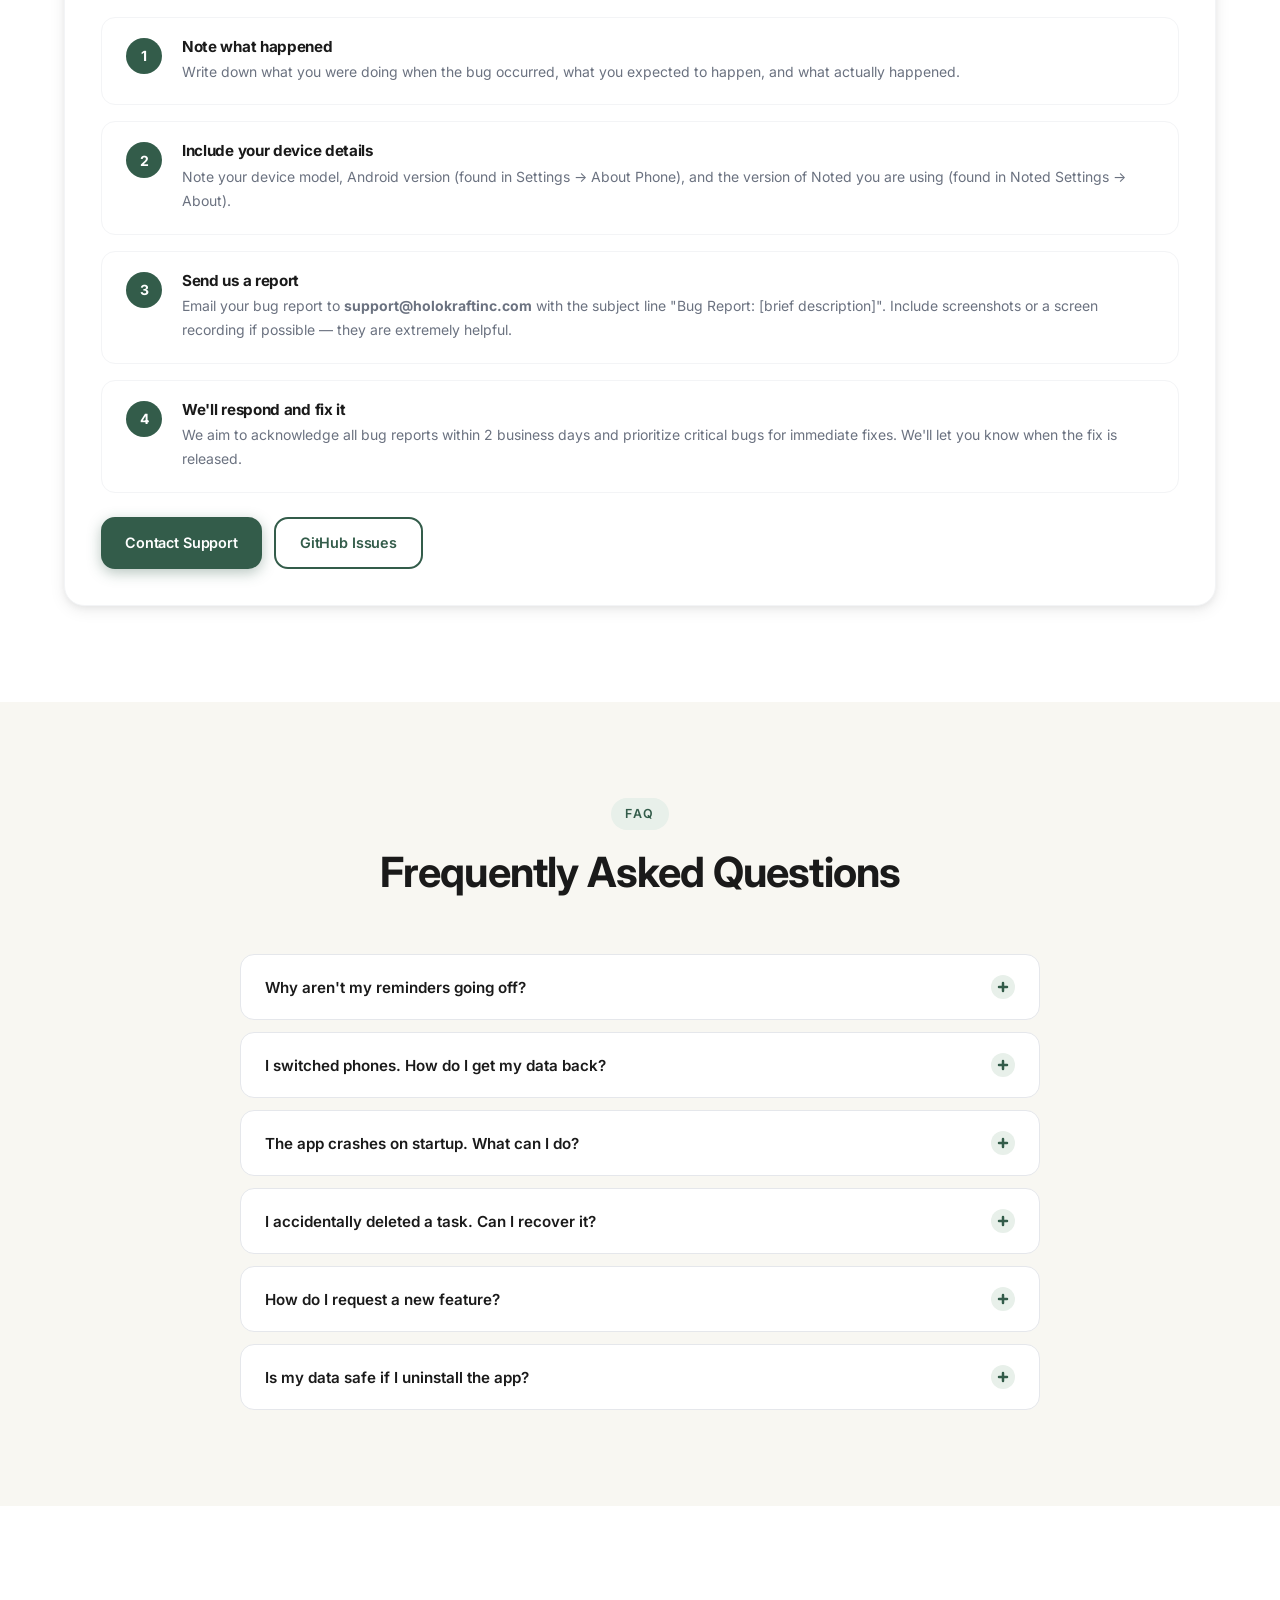
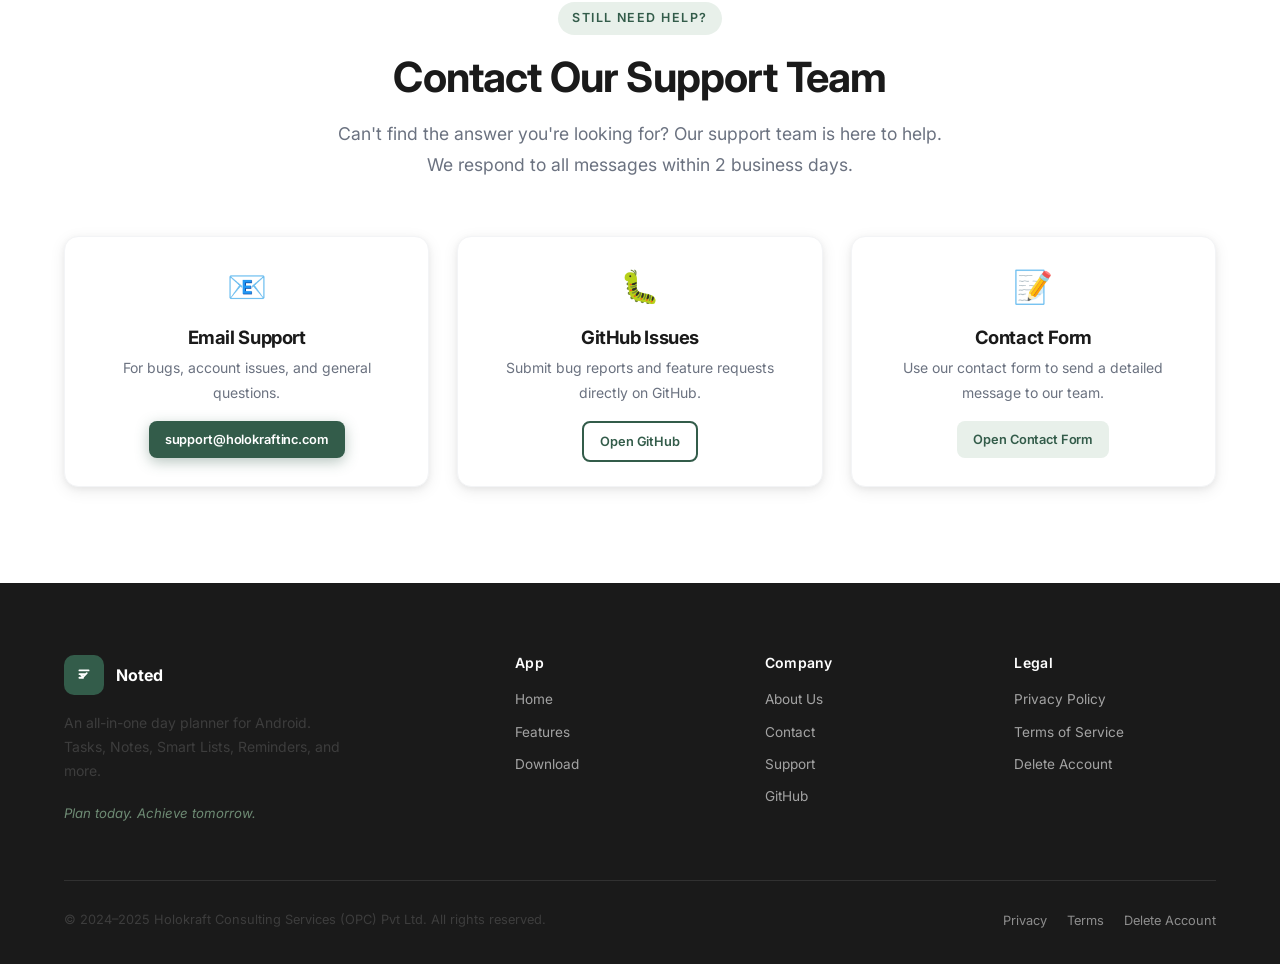
<file: support.html>
<!DOCTYPE html>
<html lang="en">
<head>
  <!-- Google tag (gtag.js) -->
  <script async src="https://www.googletagmanager.com/gtag/js?id=G-2QM60VEDBB"></script>
  <script>
    window.dataLayer = window.dataLayer || [];
    function gtag(){dataLayer.push(arguments);}
    gtag('js', new Date());
    gtag('config', 'G-2QM60VEDBB');
  </script>
  <meta charset="UTF-8" />
  <meta name="viewport" content="width=device-width, initial-scale=1.0" />
  <title>Support | Noted - Day Planner</title>
  <meta name="description" content="Get help with Noted - Day Planner. FAQs, how-to guides for login, calendar sync, notifications, data restore, account deletion, and contacting support." />
  <meta name="robots" content="index, follow" />
  <link rel="canonical" href="https://holokraftinc.github.io/noted/support.html" />
  <meta property="og:type" content="website" />
  <meta property="og:url" content="https://holokraftinc.github.io/noted/support.html" />
  <meta property="og:title" content="Support | Noted - Day Planner" />
  <meta property="og:description" content="Help center for Noted - Day Planner. Find answers, how-to guides, and contact support." />
  <meta property="og:image" content="https://holokraftinc.github.io/noted/assets/images/og-image.png" />
  <meta name="twitter:card" content="summary" />
  <meta name="twitter:title" content="Support | Noted - Day Planner" />
  <link rel="icon" type="image/svg+xml" href="assets/images/favicon.svg" />
  <link rel="preconnect" href="https://fonts.googleapis.com" />
  <link rel="preconnect" href="https://fonts.gstatic.com" crossorigin />
  <link href="https://fonts.googleapis.com/css2?family=Inter:wght@400;500;600;700;800&display=swap" rel="stylesheet" />
  <link rel="stylesheet" href="assets/css/style.css" />
</head>
<body>

<header>
  <nav class="navbar" role="navigation" aria-label="Main navigation">
    <div class="container navbar-inner">
      <a href="index.html" class="nav-brand" aria-label="Noted Home">
        <div class="nav-logo" aria-hidden="true"><svg viewBox="0 0 24 24"><path d="M9 12l2 2 4-4M7 7h10M7 11h6M7 15h4"/></svg></div>
        <div class="nav-brand-text">
          <span class="nav-brand-name">Noted</span>
          <span class="nav-brand-tagline">Plan today. Achieve tomorrow.</span>
        </div>
      </a>
      <ul class="nav-links" role="list">
        <li><a href="index.html" class="nav-link">Home</a></li>
        <li><a href="about.html" class="nav-link">About</a></li>
        <li><a href="support.html" class="nav-link active">Support</a></li>
        <li><a href="contact.html" class="nav-link">Contact</a></li>
      </ul>
      <div class="nav-cta">
                <a href="https://the-noted.in/app/" class="btn btn-ghost btn-sm" aria-label="Login to Noted Web App">
          <svg width="16" height="16" viewBox="0 0 24 24" fill="none" stroke="currentColor" stroke-width="2" aria-hidden="true"><path d="M15 3h4a2 2 0 0 1 2 2v14a2 2 0 0 1-2 2h-4M10 17l5-5-5-5M15 12H3"/></svg>
          Login
        </a>
        <a href="https://play.google.com/store/apps/details?id=com.holokraftinc.noted" class="btn btn-primary btn-sm" target="_blank" rel="noopener noreferrer">Get the App</a>
      </div>
      <button class="hamburger" aria-label="Toggle menu" aria-expanded="false"><span></span><span></span><span></span></button>
    </div>
  </nav>
  <div class="mobile-menu" role="menu">
    <a href="index.html" class="nav-link" role="menuitem">Home</a>
    <a href="about.html" class="nav-link" role="menuitem">About</a>
    <a href="support.html" class="nav-link active" role="menuitem">Support</a>
    <a href="contact.html" class="nav-link" role="menuitem">Contact</a>
    <a href="privacy.html" class="nav-link" role="menuitem">Privacy Policy</a>
    <a href="terms.html" class="nav-link" role="menuitem">Terms of Service</a>
    <div class="mobile-menu-cta">
            <a href="https://the-noted.in/app/" class="btn btn-outline" style="width:100%;justify-content:center;margin-bottom:8px;">Login to Web App</a>
      <a href="https://play.google.com/store/apps/details?id=com.holokraftinc.noted" class="btn btn-primary" target="_blank" rel="noopener noreferrer" style="width:100%;justify-content:center;">Download on Google Play</a>
    </div>
  </div>
</header>

<main>
  <section class="page-hero">
    <div class="container">
      <div class="section-label">Help Center</div>
      <h1>How Can We Help?</h1>
      <p>Find answers to common questions, step-by-step how-to guides, and ways to reach our support team.</p>
    </div>
  </section>

  <!-- Quick Links -->
  <section class="section-pad-sm bg-secondary">
    <div class="container">
      <div class="support-grid fade-in">
        <a href="#how-login" class="support-card" style="text-decoration:none;cursor:pointer;">
          <div class="support-card-icon" aria-hidden="true">
            <svg viewBox="0 0 24 24"><path d="M15 3h4a2 2 0 012 2v14a2 2 0 01-2 2h-4M10 17l5-5-5-5M15 12H3"/></svg>
          </div>
          <h4>How to Sign In</h4>
          <p>Steps to sign in with your Google account and get started with Noted.</p>
        </a>
        <!-- HIDDEN: Google Calendar support card — restore when feature is publicly available -->
        <a href="#how-notifications" class="support-card" style="text-decoration:none;cursor:pointer;">
          <div class="support-card-icon" aria-hidden="true">
            <svg viewBox="0 0 24 24"><path d="M18 8A6 6 0 006 8c0 7-3 9-3 9h18s-3-2-3-9"/><path d="M13.73 21a2 2 0 01-3.46 0"/></svg>
          </div>
          <h4>Enable Notifications</h4>
          <p>Set up reminders and ensure Noted can send you timely alerts.</p>
        </a>
        <a href="#how-restore" class="support-card" style="text-decoration:none;cursor:pointer;">
          <div class="support-card-icon" aria-hidden="true">
            <svg viewBox="0 0 24 24"><polyline points="1 4 1 10 7 10"/><path d="M3.51 15a9 9 0 102.13-9.36L1 10"/></svg>
          </div>
          <h4>Restore Your Data</h4>
          <p>How to access your data on a new device or after reinstalling the app.</p>
        </a>
        <a href="#how-delete" class="support-card" style="text-decoration:none;cursor:pointer;">
          <div class="support-card-icon" aria-hidden="true">
            <svg viewBox="0 0 24 24"><polyline points="3 6 5 6 21 6"/><path d="M19 6l-1 14H6L5 6"/><path d="M10 11v6M14 11v6"/><path d="M9 6V4h6v2"/></svg>
          </div>
          <h4>Delete Account</h4>
          <p>How to permanently delete your Noted account and all associated data.</p>
        </a>
        <a href="#how-bugs" class="support-card" style="text-decoration:none;cursor:pointer;">
          <div class="support-card-icon" aria-hidden="true">
            <svg viewBox="0 0 24 24"><path d="M12 22c5.523 0 10-4.477 10-10S17.523 2 12 2 2 6.477 2 12s4.477 10 10 10z"/><line x1="12" y1="8" x2="12" y2="12"/><line x1="12" y1="16" x2="12.01" y2="16"/></svg>
          </div>
          <h4>Report a Bug</h4>
          <p>Found something not working? Let us know so we can fix it fast.</p>
        </a>
      </div>
    </div>
  </section>

  <!-- How To Guides -->
  <section class="section-pad" id="how-to" aria-labelledby="howto-heading">
    <div class="container">
      <div class="section-header fade-in">
        <div class="section-label">Step-by-Step Guides</div>
        <h2 class="section-title" id="howto-heading">How To</h2>
        <p class="section-subtitle">Follow these step-by-step instructions to get the most out of Noted.</p>
      </div>

      <!-- Sign In -->
      <div class="card mb-24 fade-in" id="how-login" style="padding:36px;">
        <div style="display:flex;align-items:center;gap:16px;margin-bottom:24px;">
          <div class="feature-icon" style="margin:0;" aria-hidden="true">
            <svg viewBox="0 0 24 24"><path d="M15 3h4a2 2 0 012 2v14a2 2 0 01-2 2h-4M10 17l5-5-5-5M15 12H3"/></svg>
          </div>
          <h3 style="margin:0;">How to Sign In to Noted</h3>
        </div>
        <p style="color:var(--text-muted);margin-bottom:20px;">Noted uses Google Sign-In for secure authentication. You'll need a Google account to use the app.</p>
        <div class="delete-steps">
          <div class="delete-step">
            <div class="delete-step-num">1</div>
            <div class="delete-step-content">
              <h4>Open the Noted app</h4>
              <p>Launch Noted from your Android home screen or app drawer. You'll see the welcome screen on first launch.</p>
            </div>
          </div>
          <div class="delete-step">
            <div class="delete-step-num">2</div>
            <div class="delete-step-content">
              <h4>Tap "Continue with Google"</h4>
              <p>On the sign-in screen, tap the "Continue with Google" button. A Google account selector will appear.</p>
            </div>
          </div>
          <div class="delete-step">
            <div class="delete-step-num">3</div>
            <div class="delete-step-content">
              <h4>Select your Google account</h4>
              <p>Choose the Google account you want to use with Noted. If you have multiple accounts, select the one you prefer for your Noted data.</p>
            </div>
          </div>
          <div class="delete-step">
            <div class="delete-step-num">4</div>
            <div class="delete-step-content">
              <h4>Review and grant permissions</h4>
              <p>Review the permissions Noted is requesting (basic profile and email). Tap "Allow" to proceed.</p>
            </div>
          </div>
          <div class="delete-step">
            <div class="delete-step-num">5</div>
            <div class="delete-step-content">
              <h4>You're in!</h4>
              <p>You'll be taken to your Noted home screen. Your account is created and cloud sync is active. Start adding tasks, notes, or reminders right away.</p>
            </div>
          </div>
        </div>
        <div class="alert alert-info" style="margin-top:20px;">
          <svg viewBox="0 0 24 24" aria-hidden="true"><circle cx="12" cy="12" r="10"/><line x1="12" y1="8" x2="12" y2="12"/><line x1="12" y1="16" x2="12.01" y2="16"/></svg>
          <span><strong>Tip:</strong> If you see a "Sign in failed" error, ensure your device has a stable internet connection and that your Google account is properly set up on your Android device (Settings → Accounts → Google).</span>
        </div>
      </div>

      <!-- HIDDEN: Google Calendar Sync guide — restore when feature is publicly available
      <div class="card mb-24 fade-in" id="how-calendar" style="padding:36px;">
        ... (full section preserved above in git history)
      </div>
      END HIDDEN: Google Calendar Sync guide -->

      <!-- Notifications -->
      <div class="card mb-24 fade-in" id="how-notifications" style="padding:36px;">
        <div style="display:flex;align-items:center;gap:16px;margin-bottom:24px;">
          <div class="feature-icon" style="margin:0;" aria-hidden="true">
            <svg viewBox="0 0 24 24"><path d="M18 8A6 6 0 006 8c0 7-3 9-3 9h18s-3-2-3-9"/><path d="M13.73 21a2 2 0 01-3.46 0"/></svg>
          </div>
          <h3 style="margin:0;">How to Enable Notifications</h3>
        </div>
        <p style="color:var(--text-muted);margin-bottom:20px;">Noted sends local notifications for reminders and meeting alerts. Here's how to make sure you receive them.</p>
        <div class="delete-steps">
          <div class="delete-step">
            <div class="delete-step-num">1</div>
            <div class="delete-step-content">
              <h4>Allow notification permission in-app</h4>
              <p>When you set your first reminder in Noted, the app will ask for notification permission. Tap "Allow" to enable notifications.</p>
            </div>
          </div>
          <div class="delete-step">
            <div class="delete-step-num">2</div>
            <div class="delete-step-content">
              <h4>If you denied the permission</h4>
              <p>If you accidentally denied notifications, go to your Android Settings → Apps → Noted → Notifications, and toggle notifications on.</p>
            </div>
          </div>
          <div class="delete-step">
            <div class="delete-step-num">3</div>
            <div class="delete-step-content">
              <h4>On Android 12+ — Exact Alarm permission</h4>
              <p>For precise reminder timing on Android 12 and later, Noted may ask for "Schedule Exact Alarms" permission. Grant this in Settings → Apps → Noted → Permissions to ensure reminders fire at exactly the right time.</p>
            </div>
          </div>
          <div class="delete-step">
            <div class="delete-step-num">4</div>
            <div class="delete-step-content">
              <h4>Disable battery optimization for Noted</h4>
              <p>On some Android devices, battery optimization can prevent reminders from firing. Go to Settings → Battery → Battery Optimization → Noted → Don't Optimize for the most reliable notifications.</p>
            </div>
          </div>
          <div class="delete-step">
            <div class="delete-step-num">5</div>
            <div class="delete-step-content">
              <h4>Test a reminder</h4>
              <p>Set a reminder in Noted for 1–2 minutes from now to verify notifications are working correctly on your device.</p>
            </div>
          </div>
        </div>
      </div>

      <!-- Restore Data -->
      <div class="card mb-24 fade-in" id="how-restore" style="padding:36px;">
        <div style="display:flex;align-items:center;gap:16px;margin-bottom:24px;">
          <div class="feature-icon" style="margin:0;" aria-hidden="true">
            <svg viewBox="0 0 24 24"><polyline points="1 4 1 10 7 10"/><path d="M3.51 15a9 9 0 102.13-9.36L1 10"/></svg>
          </div>
          <h3 style="margin:0;">How to Restore Your Data</h3>
        </div>
        <p style="color:var(--text-muted);margin-bottom:20px;">Your Noted data is backed up to the cloud automatically. Restoring it on a new device or after reinstalling is easy.</p>
        <div class="delete-steps">
          <div class="delete-step">
            <div class="delete-step-num">1</div>
            <div class="delete-step-content">
              <h4>Install Noted on your new device</h4>
              <p>Download and install Noted - Day Planner from the Google Play Store on your new Android device.</p>
            </div>
          </div>
          <div class="delete-step">
            <div class="delete-step-num">2</div>
            <div class="delete-step-content">
              <h4>Sign in with the same Google account</h4>
              <p>Open Noted and sign in with the exact same Google account you used previously. This is the key to restoring your data.</p>
            </div>
          </div>
          <div class="delete-step">
            <div class="delete-step-num">3</div>
            <div class="delete-step-content">
              <h4>Wait for sync to complete</h4>
              <p>After signing in, Noted will automatically sync your tasks, notes, lists, and reminders from the cloud. This may take a few seconds to a minute depending on how much data you have.</p>
            </div>
          </div>
          <div class="delete-step">
            <div class="delete-step-num">4</div>
            <div class="delete-step-content">
              <h4>Your data is restored</h4>
              <p>All your tasks, notes, smart lists, and settings will be restored and ready to use.</p>
            </div>
          </div>
        </div>
        <div class="alert alert-warning" style="margin-top:20px;">
          <svg viewBox="0 0 24 24" aria-hidden="true"><path d="M10.29 3.86L1.82 18a2 2 0 001.71 3h16.94a2 2 0 001.71-3L13.71 3.86a2 2 0 00-3.42 0z"/><line x1="12" y1="9" x2="12" y2="13"/><line x1="12" y1="17" x2="12.01" y2="17"/></svg>
          <span><strong>Important:</strong> You must sign in with the same Google account to restore your data. Data is account-specific and cannot be transferred between different Google accounts.</span>
        </div>
      </div>

      <!-- Delete Account -->
      <div class="card mb-24 fade-in" id="how-delete" style="padding:36px;">
        <div style="display:flex;align-items:center;gap:16px;margin-bottom:24px;">
          <div class="feature-icon" style="margin:0;" aria-hidden="true">
            <svg viewBox="0 0 24 24"><polyline points="3 6 5 6 21 6"/><path d="M19 6l-1 14H6L5 6"/><path d="M10 11v6M14 11v6"/><path d="M9 6V4h6v2"/></svg>
          </div>
          <h3 style="margin:0;">How to Delete Your Account</h3>
        </div>
        <p style="color:var(--text-muted);margin-bottom:20px;">You can delete your Noted account at any time. This action is permanent and will remove all your data.</p>
        <div class="delete-steps">
          <div class="delete-step">
            <div class="delete-step-num">1</div>
            <div class="delete-step-content">
              <h4>Open Noted Settings</h4>
              <p>In the Noted app, tap your profile icon or the menu, then navigate to "Settings".</p>
            </div>
          </div>
          <div class="delete-step">
            <div class="delete-step-num">2</div>
            <div class="delete-step-content">
              <h4>Tap "Account"</h4>
              <p>In Settings, tap on the "Account" section to see account management options.</p>
            </div>
          </div>
          <div class="delete-step">
            <div class="delete-step-num">3</div>
            <div class="delete-step-content">
              <h4>Tap "Delete Account"</h4>
              <p>Scroll to the bottom and tap "Delete Account". A confirmation dialog will appear.</p>
            </div>
          </div>
          <div class="delete-step">
            <div class="delete-step-num">4</div>
            <div class="delete-step-content">
              <h4>Confirm deletion</h4>
              <p>Read the confirmation message carefully. Tap "Delete Permanently" to confirm. This action cannot be undone.</p>
            </div>
          </div>
        </div>
        <p style="margin-top:20px;font-size:0.9rem;color:var(--text-muted);">For full details on what gets deleted and the deletion timeline, see our dedicated <a href="delete-account.html">Account Deletion page</a>. You can also request deletion by emailing <strong>privacy@holokraftinc.com</strong>.</p>
      </div>

      <!-- Report Bugs -->
      <div class="card fade-in" id="how-bugs" style="padding:36px;">
        <div style="display:flex;align-items:center;gap:16px;margin-bottom:24px;">
          <div class="feature-icon" style="margin:0;" aria-hidden="true">
            <svg viewBox="0 0 24 24"><path d="M12 22c5.523 0 10-4.477 10-10S17.523 2 12 2 2 6.477 2 12s4.477 10 10 10z"/><line x1="12" y1="8" x2="12" y2="12"/><line x1="12" y1="16" x2="12.01" y2="16"/></svg>
          </div>
          <h3 style="margin:0;">How to Report a Bug</h3>
        </div>
        <p style="color:var(--text-muted);margin-bottom:20px;">Found a bug? We want to know about it. Good bug reports help us fix issues faster.</p>
        <div class="delete-steps">
          <div class="delete-step">
            <div class="delete-step-num">1</div>
            <div class="delete-step-content">
              <h4>Note what happened</h4>
              <p>Write down what you were doing when the bug occurred, what you expected to happen, and what actually happened.</p>
            </div>
          </div>
          <div class="delete-step">
            <div class="delete-step-num">2</div>
            <div class="delete-step-content">
              <h4>Include your device details</h4>
              <p>Note your device model, Android version (found in Settings → About Phone), and the version of Noted you are using (found in Noted Settings → About).</p>
            </div>
          </div>
          <div class="delete-step">
            <div class="delete-step-num">3</div>
            <div class="delete-step-content">
              <h4>Send us a report</h4>
              <p>Email your bug report to <strong>support@holokraftinc.com</strong> with the subject line "Bug Report: [brief description]". Include screenshots or a screen recording if possible — they are extremely helpful.</p>
            </div>
          </div>
          <div class="delete-step">
            <div class="delete-step-num">4</div>
            <div class="delete-step-content">
              <h4>We'll respond and fix it</h4>
              <p>We aim to acknowledge all bug reports within 2 business days and prioritize critical bugs for immediate fixes. We'll let you know when the fix is released.</p>
            </div>
          </div>
        </div>
        <div style="margin-top:20px;display:flex;gap:12px;flex-wrap:wrap;">
          <a href="contact.html" class="btn btn-primary">Contact Support</a>
          <a href="https://github.com/holokraftinc" class="btn btn-outline" target="_blank" rel="noopener noreferrer">GitHub Issues</a>
        </div>
      </div>
    </div>
  </section>

  <!-- FAQ -->
  <section class="section-pad bg-secondary" id="faq" aria-labelledby="support-faq-heading">
    <div class="container">
      <div class="section-header centered fade-in">
        <div class="section-label">FAQ</div>
        <h2 class="section-title" id="support-faq-heading">Frequently Asked Questions</h2>
      </div>

      <div class="faq-list fade-in">
        <div class="faq-item">
          <button class="faq-question" aria-expanded="false">
            <span class="faq-question-text">Why aren't my reminders going off?</span>
            <div class="faq-icon" aria-hidden="true"><svg viewBox="0 0 12 12"><path d="M6 2v8M2 6h8" stroke-linecap="round"/></svg></div>
          </button>
          <div class="faq-answer"><div class="faq-answer-inner">This is usually caused by one of three things: (1) Notification permission is disabled — go to Android Settings → Apps → Noted → Notifications and enable them. (2) Battery optimization is restricting Noted — go to Settings → Battery → Battery Optimization → Noted → "Don't Optimize". (3) On Android 12+, you may need to grant the "Schedule Exact Alarms" permission. Go to Settings → Apps → Noted → Permissions and enable it.</div></div>
        </div>

        <!-- HIDDEN: Google Calendar FAQ — restore when feature is publicly available -->

        <div class="faq-item">
          <button class="faq-question" aria-expanded="false">
            <span class="faq-question-text">I switched phones. How do I get my data back?</span>
            <div class="faq-icon" aria-hidden="true"><svg viewBox="0 0 12 12"><path d="M6 2v8M2 6h8" stroke-linecap="round"/></svg></div>
          </button>
          <div class="faq-answer"><div class="faq-answer-inner">Install Noted on your new phone and sign in with the same Google account you used on your old phone. Your data is stored in the cloud and will sync automatically after you sign in. The sync typically completes within a few seconds for most users.</div></div>
        </div>

        <div class="faq-item">
          <button class="faq-question" aria-expanded="false">
            <span class="faq-question-text">The app crashes on startup. What can I do?</span>
            <div class="faq-icon" aria-hidden="true"><svg viewBox="0 0 12 12"><path d="M6 2v8M2 6h8" stroke-linecap="round"/></svg></div>
          </button>
          <div class="faq-answer"><div class="faq-answer-inner">Try these steps in order: (1) Force stop the app — go to Android Settings → Apps → Noted → Force Stop, then reopen. (2) Clear the app cache — Settings → Apps → Noted → Storage → Clear Cache. (3) Update Noted to the latest version from Google Play. (4) Restart your phone. (5) If the issue persists after these steps, please email support@holokraftinc.com with your device model and Android version — we'll investigate and push a fix as soon as possible.</div></div>
        </div>

        <div class="faq-item">
          <button class="faq-question" aria-expanded="false">
            <span class="faq-question-text">I accidentally deleted a task. Can I recover it?</span>
            <div class="faq-icon" aria-hidden="true"><svg viewBox="0 0 12 12"><path d="M6 2v8M2 6h8" stroke-linecap="round"/></svg></div>
          </button>
          <div class="faq-answer"><div class="faq-answer-inner">Currently, Noted does not have a trash/recycle bin feature. Once a task is deleted, it is removed from both your device and the cloud. We understand this is an important feature and a trash/undo functionality is on our roadmap. For now, we recommend taking care when using the delete action. If this is critical for you, please let us know at support@holokraftinc.com.</div></div>
        </div>

        <div class="faq-item">
          <button class="faq-question" aria-expanded="false">
            <span class="faq-question-text">How do I request a new feature?</span>
            <div class="faq-icon" aria-hidden="true"><svg viewBox="0 0 12 12"><path d="M6 2v8M2 6h8" stroke-linecap="round"/></svg></div>
          </button>
          <div class="faq-answer"><div class="faq-answer-inner">We love feature requests! You can submit feature requests by: (1) Emailing support@holokraftinc.com with the subject "Feature Request: [your idea]". (2) Opening a GitHub issue at github.com/holokraftinc. (3) Leaving a review on Google Play and mentioning the feature you'd like. All feature requests are read and considered when planning our roadmap.</div></div>
        </div>

        <div class="faq-item">
          <button class="faq-question" aria-expanded="false">
            <span class="faq-question-text">Is my data safe if I uninstall the app?</span>
            <div class="faq-icon" aria-hidden="true"><svg viewBox="0 0 12 12"><path d="M6 2v8M2 6h8" stroke-linecap="round"/></svg></div>
          </button>
          <div class="faq-answer"><div class="faq-answer-inner">Yes. Uninstalling Noted removes the local copy of your data from your device, but your data remains safely stored in the cloud (Supabase) linked to your Google account. Simply reinstall Noted, sign in with the same Google account, and all your data will sync back to your device.</div></div>
        </div>
      </div>
    </div>
  </section>

  <!-- Contact Support -->
  <section class="section-pad" aria-labelledby="contact-support-heading">
    <div class="container">
      <div class="section-header centered fade-in">
        <div class="section-label">Still Need Help?</div>
        <h2 class="section-title" id="contact-support-heading">Contact Our Support Team</h2>
        <p class="section-subtitle">Can't find the answer you're looking for? Our support team is here to help. We respond to all messages within 2 business days.</p>
      </div>
      <div class="grid-3 fade-in">
        <div class="card card-sm" style="text-align:center;">
          <div style="font-size:2rem;margin-bottom:12px;" aria-hidden="true">📧</div>
          <h4 style="margin-bottom:8px;">Email Support</h4>
          <p style="font-size:0.875rem;color:var(--text-muted);margin-bottom:16px;">For bugs, account issues, and general questions.</p>
          <a href="mailto:support@holokraftinc.com" class="btn btn-primary btn-sm">support@holokraftinc.com</a>
        </div>
        <div class="card card-sm" style="text-align:center;">
          <div style="font-size:2rem;margin-bottom:12px;" aria-hidden="true">🐛</div>
          <h4 style="margin-bottom:8px;">GitHub Issues</h4>
          <p style="font-size:0.875rem;color:var(--text-muted);margin-bottom:16px;">Submit bug reports and feature requests directly on GitHub.</p>
          <a href="https://github.com/holokraftinc" class="btn btn-outline btn-sm" target="_blank" rel="noopener noreferrer">Open GitHub</a>
        </div>
        <div class="card card-sm" style="text-align:center;">
          <div style="font-size:2rem;margin-bottom:12px;" aria-hidden="true">📝</div>
          <h4 style="margin-bottom:8px;">Contact Form</h4>
          <p style="font-size:0.875rem;color:var(--text-muted);margin-bottom:16px;">Use our contact form to send a detailed message to our team.</p>
          <a href="contact.html" class="btn btn-ghost btn-sm">Open Contact Form</a>
        </div>
      </div>
    </div>
  </section>
</main>

<footer class="footer" role="contentinfo">
  <div class="container">
    <div class="footer-grid">
      <div class="footer-brand">
        <div class="footer-logo">
          <div class="footer-logo-icon" aria-hidden="true"><svg viewBox="0 0 24 24"><path d="M9 12l2 2 4-4M7 7h10M7 11h6M7 15h4"/></svg></div>
          <span class="footer-brand-name">Noted</span>
        </div>
        <p>An all-in-one day planner for Android. Tasks, Notes, Smart Lists, Reminders, and more.</p>
        <div class="footer-tagline">Plan today. Achieve tomorrow.</div>
      </div>
      <div class="footer-col">
        <h5>App</h5>
        <nav class="footer-links">
          <a href="index.html">Home</a>
          <a href="index.html#features">Features</a>
          <a href="https://play.google.com/store/apps/details?id=com.holokraftinc.noted" target="_blank" rel="noopener noreferrer">Download</a>
        </nav>
      </div>
      <div class="footer-col">
        <h5>Company</h5>
        <nav class="footer-links">
          <a href="about.html">About Us</a>
          <a href="contact.html">Contact</a>
          <a href="support.html">Support</a>
          <a href="https://github.com/holokraftinc" target="_blank" rel="noopener noreferrer">GitHub</a>
        </nav>
      </div>
      <div class="footer-col">
        <h5>Legal</h5>
        <nav class="footer-links">
          <a href="privacy.html">Privacy Policy</a>
          <a href="terms.html">Terms of Service</a>
          <a href="delete-account.html">Delete Account</a>
        </nav>
      </div>
    </div>
    <div class="footer-bottom">
      <p class="footer-copy">&copy; 2024–2025 Holokraft Consulting Services (OPC) Pvt Ltd. All rights reserved.</p>
      <div class="footer-legal">
        <a href="privacy.html">Privacy</a>
        <a href="terms.html">Terms</a>
        <a href="delete-account.html">Delete Account</a>
      </div>
    </div>
  </div>
</footer>

<button class="scroll-top" aria-label="Scroll to top">
  <svg viewBox="0 0 24 24" aria-hidden="true"><path d="M18 15l-6-6-6 6" stroke-linecap="round" stroke-linejoin="round"/></svg>
</button>
<script src="assets/js/script.js" defer></script>
</body>
</html>
</file>
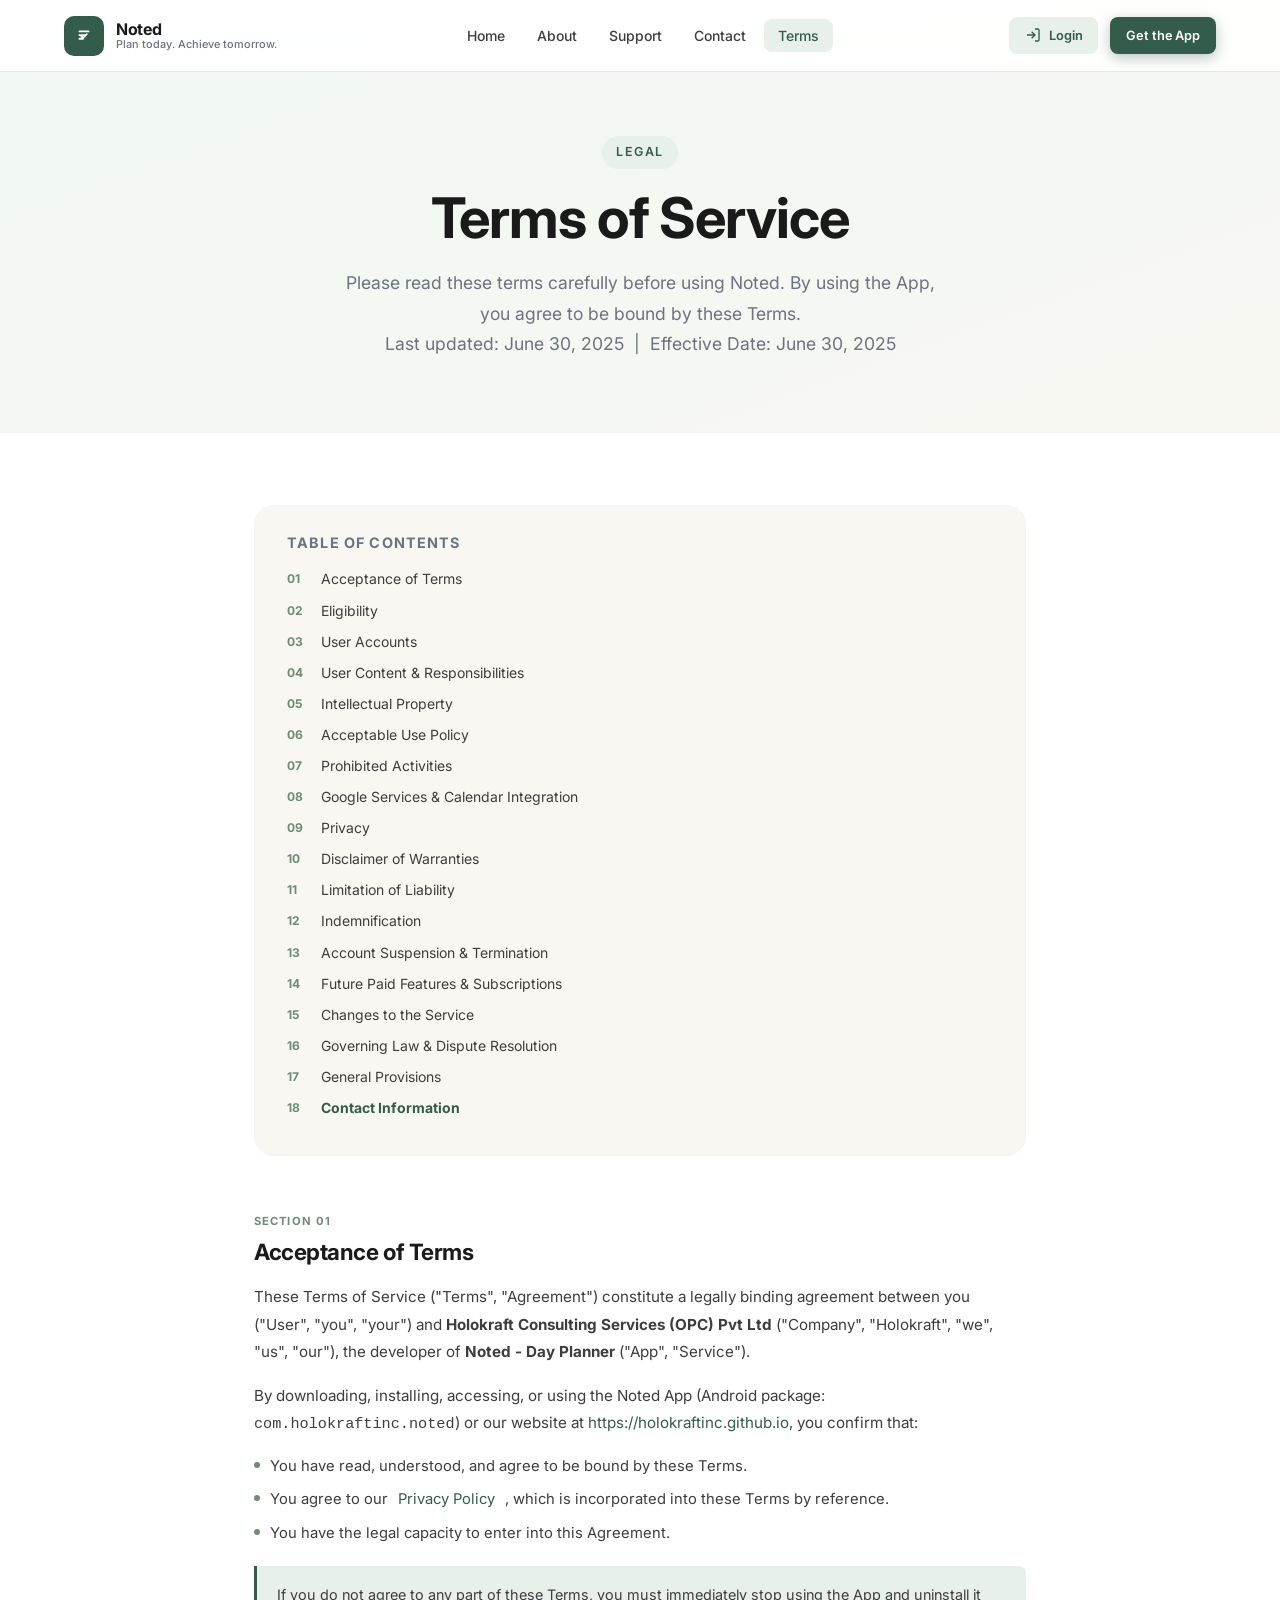
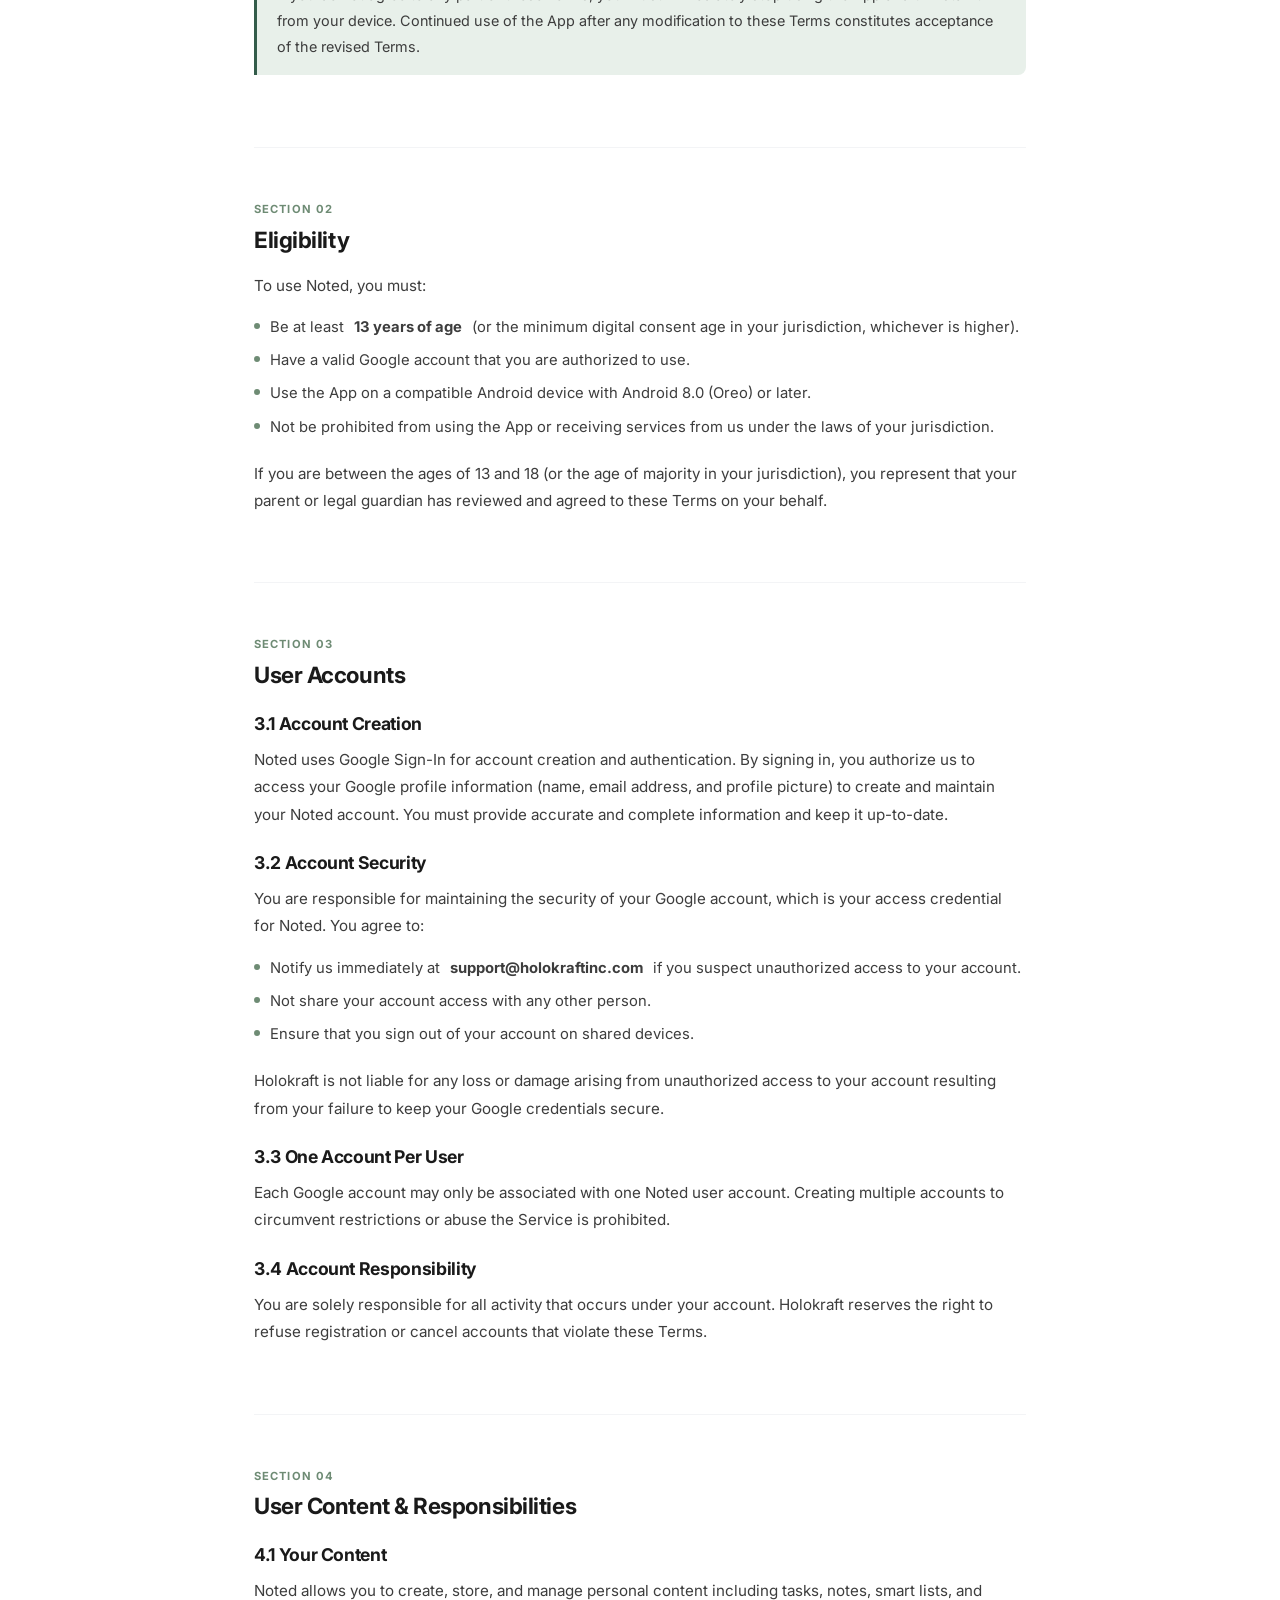
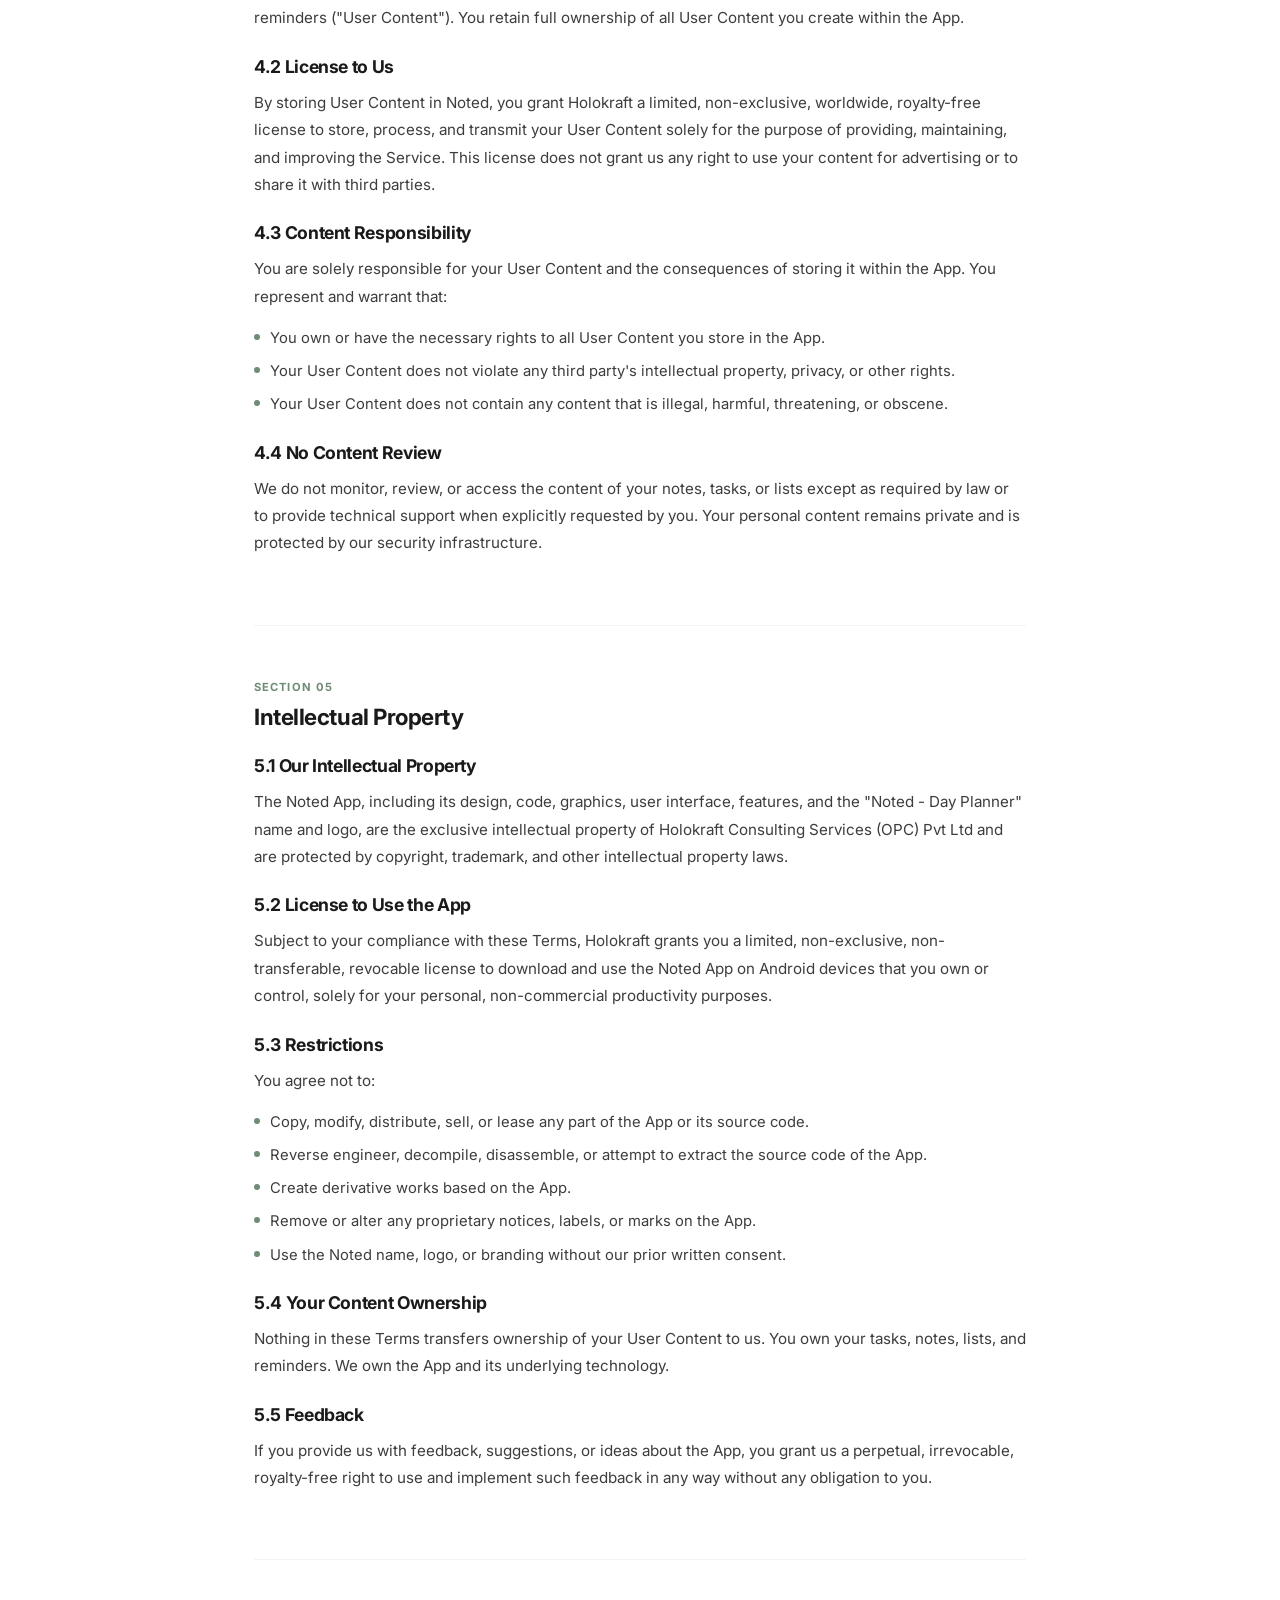
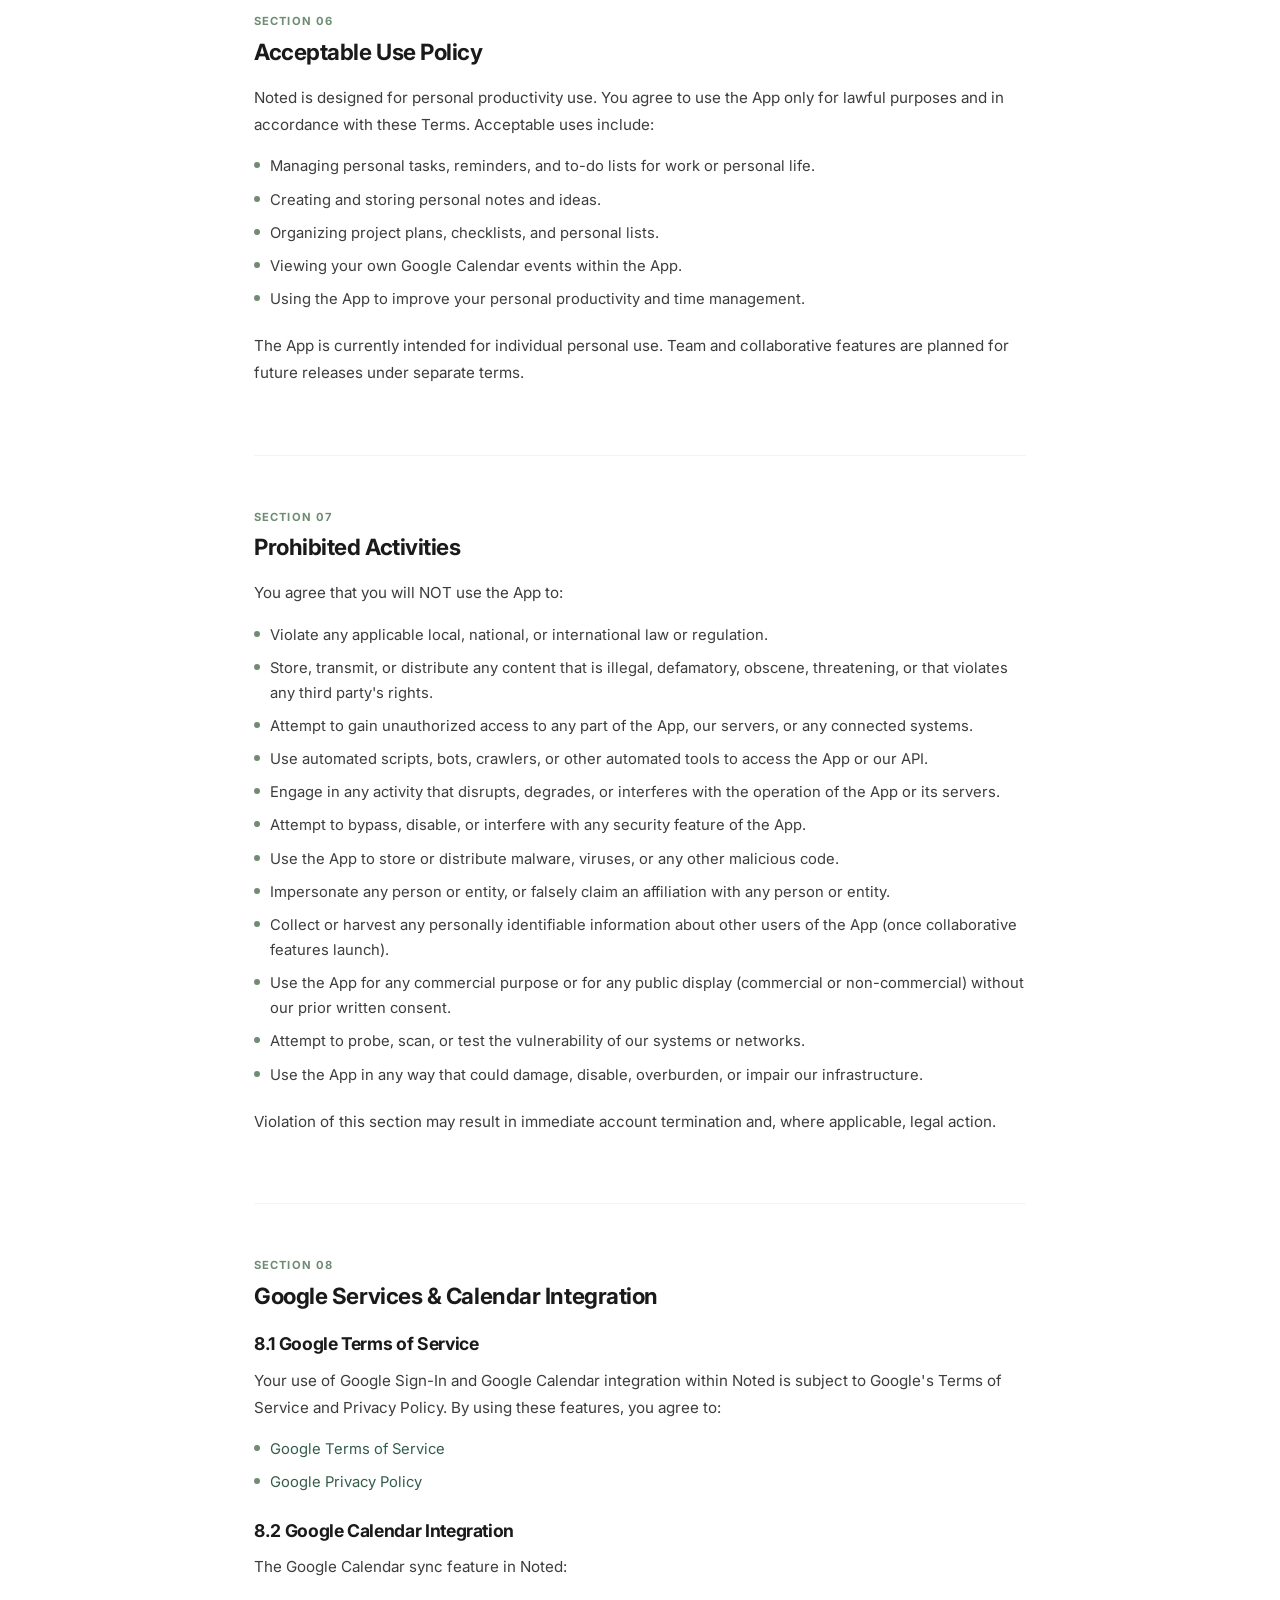
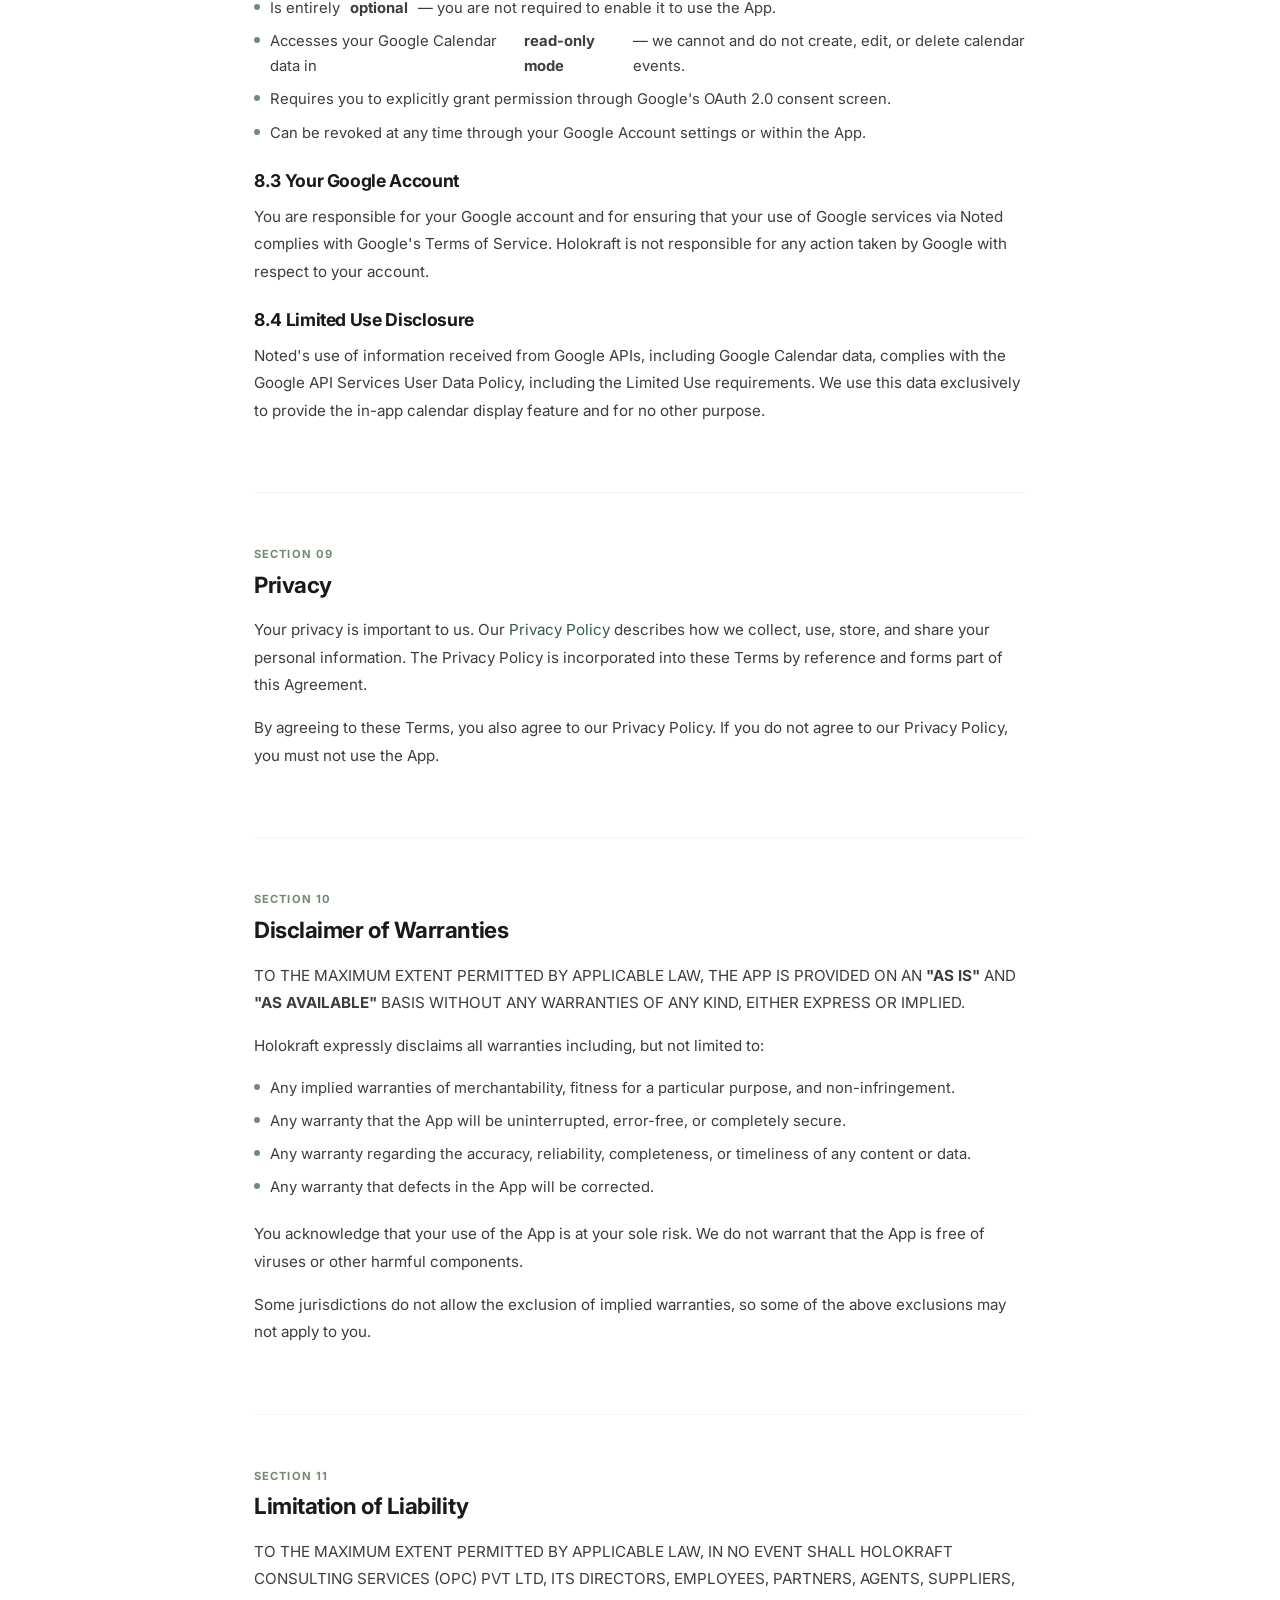
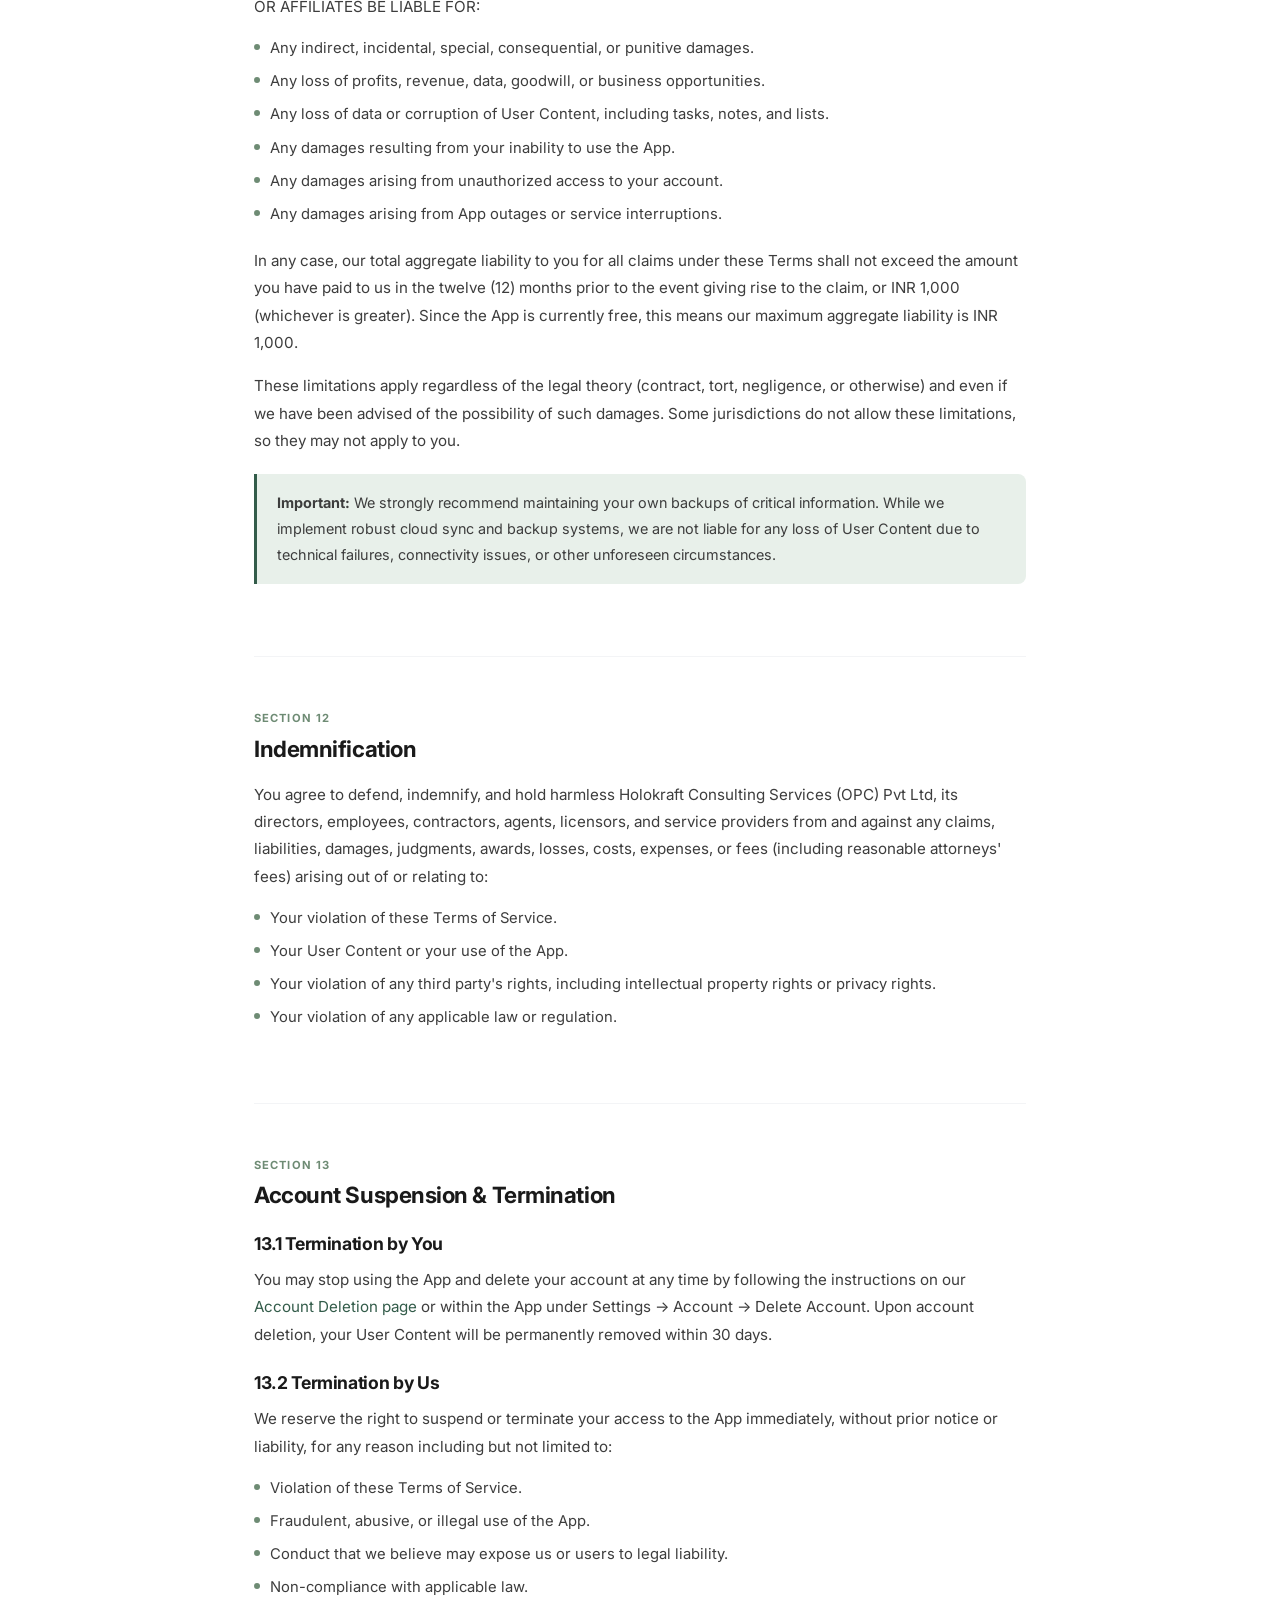
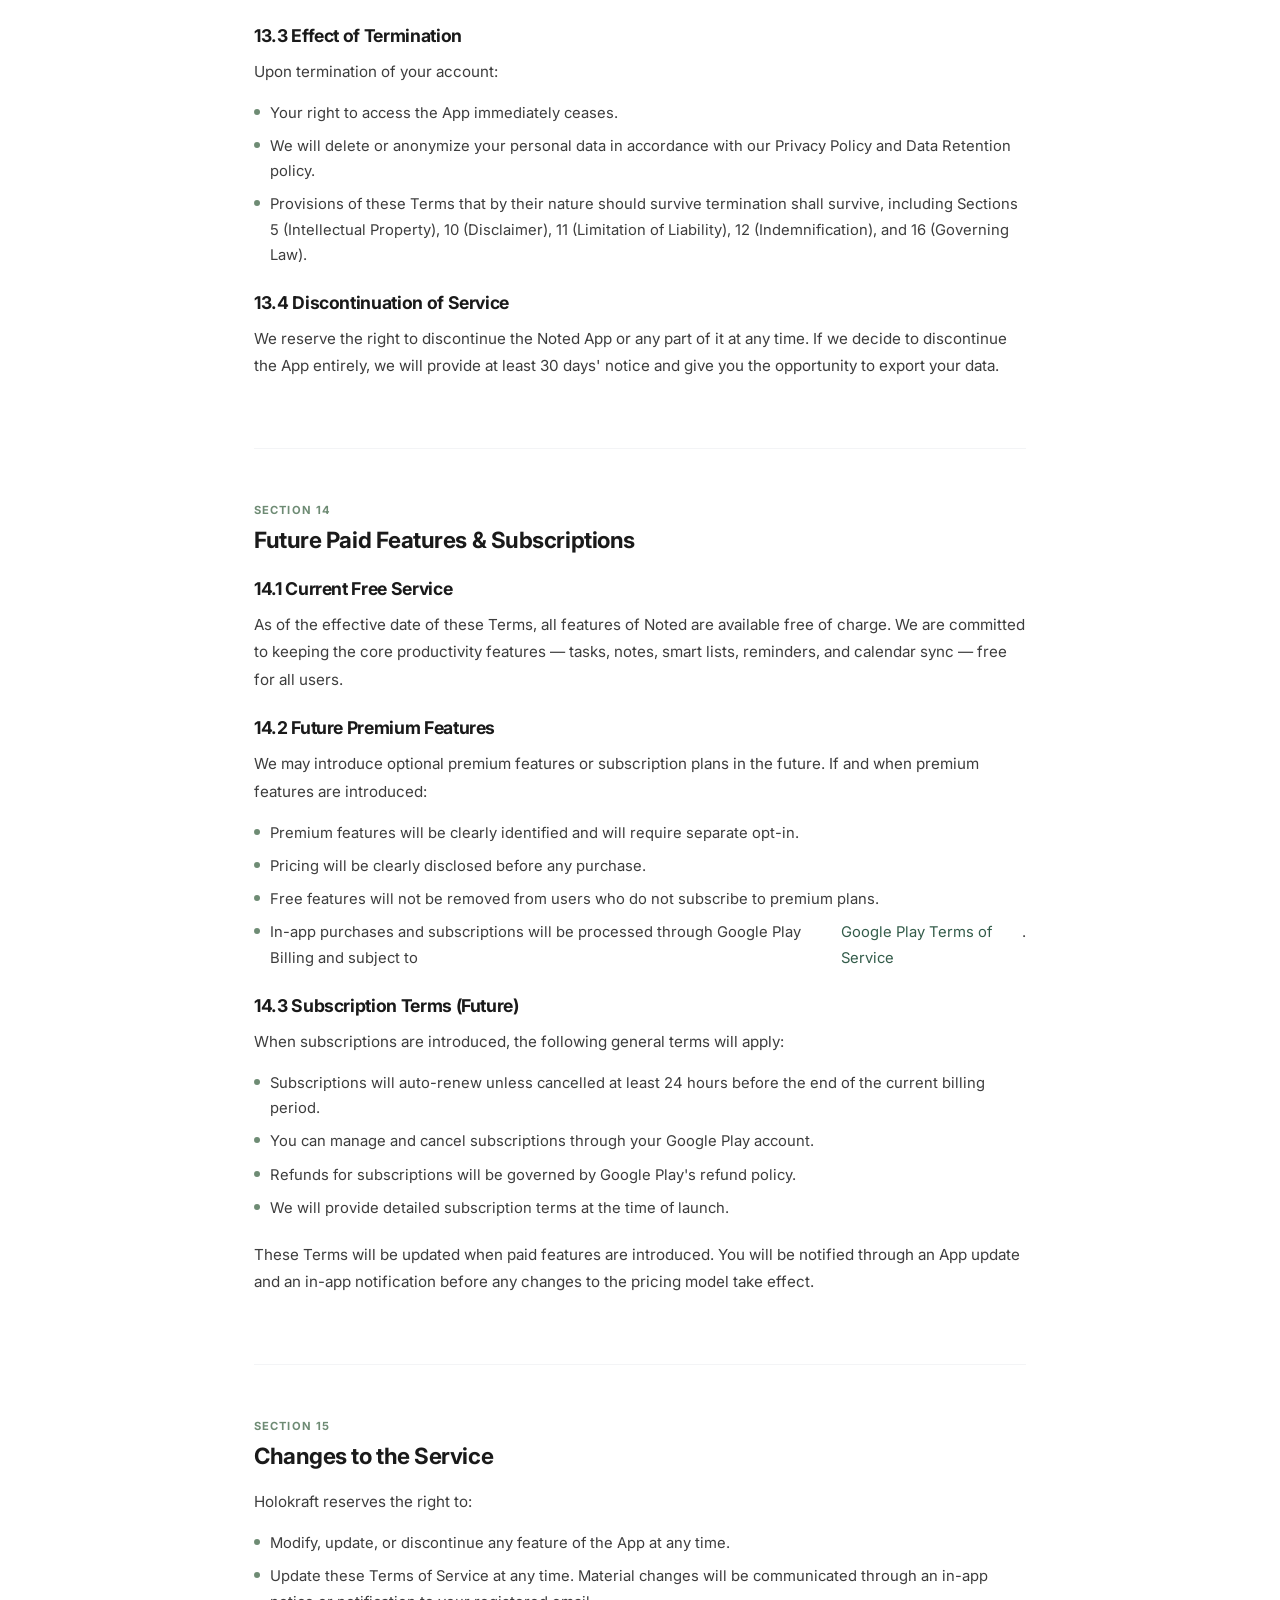
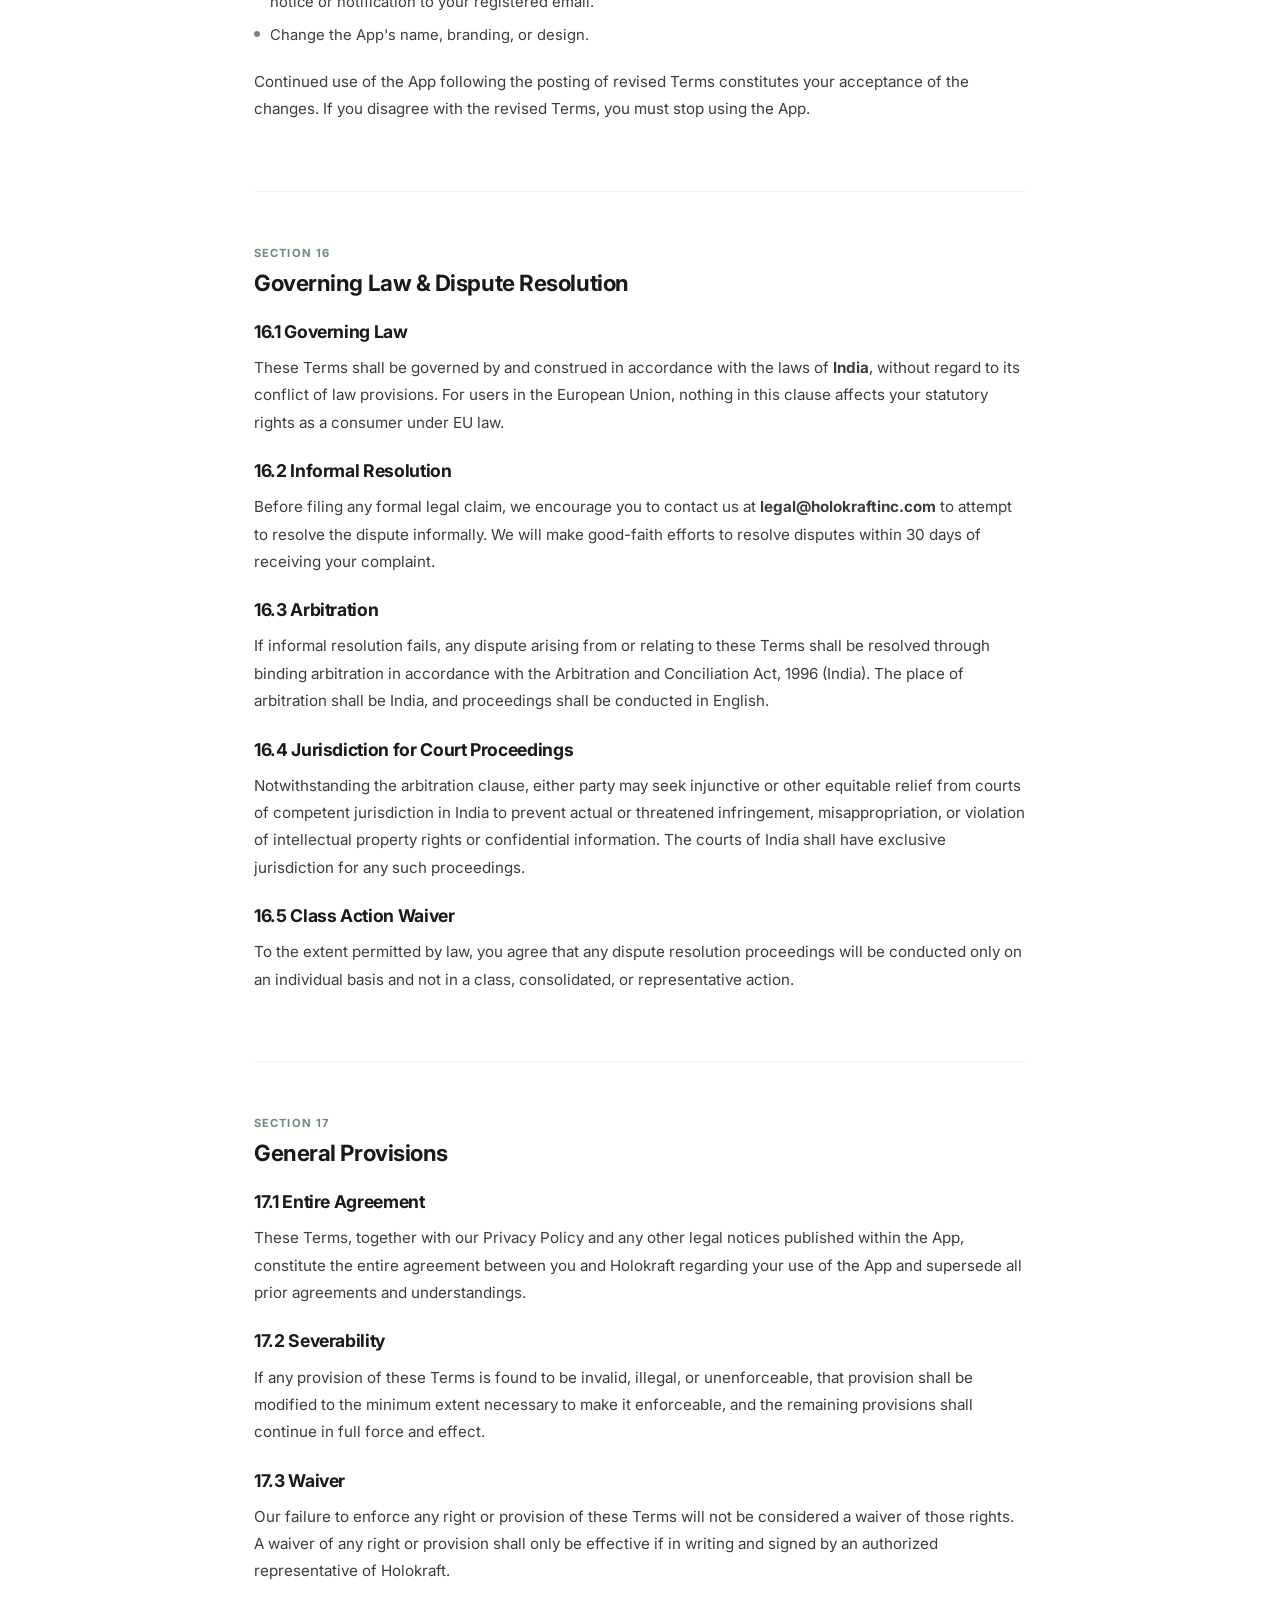
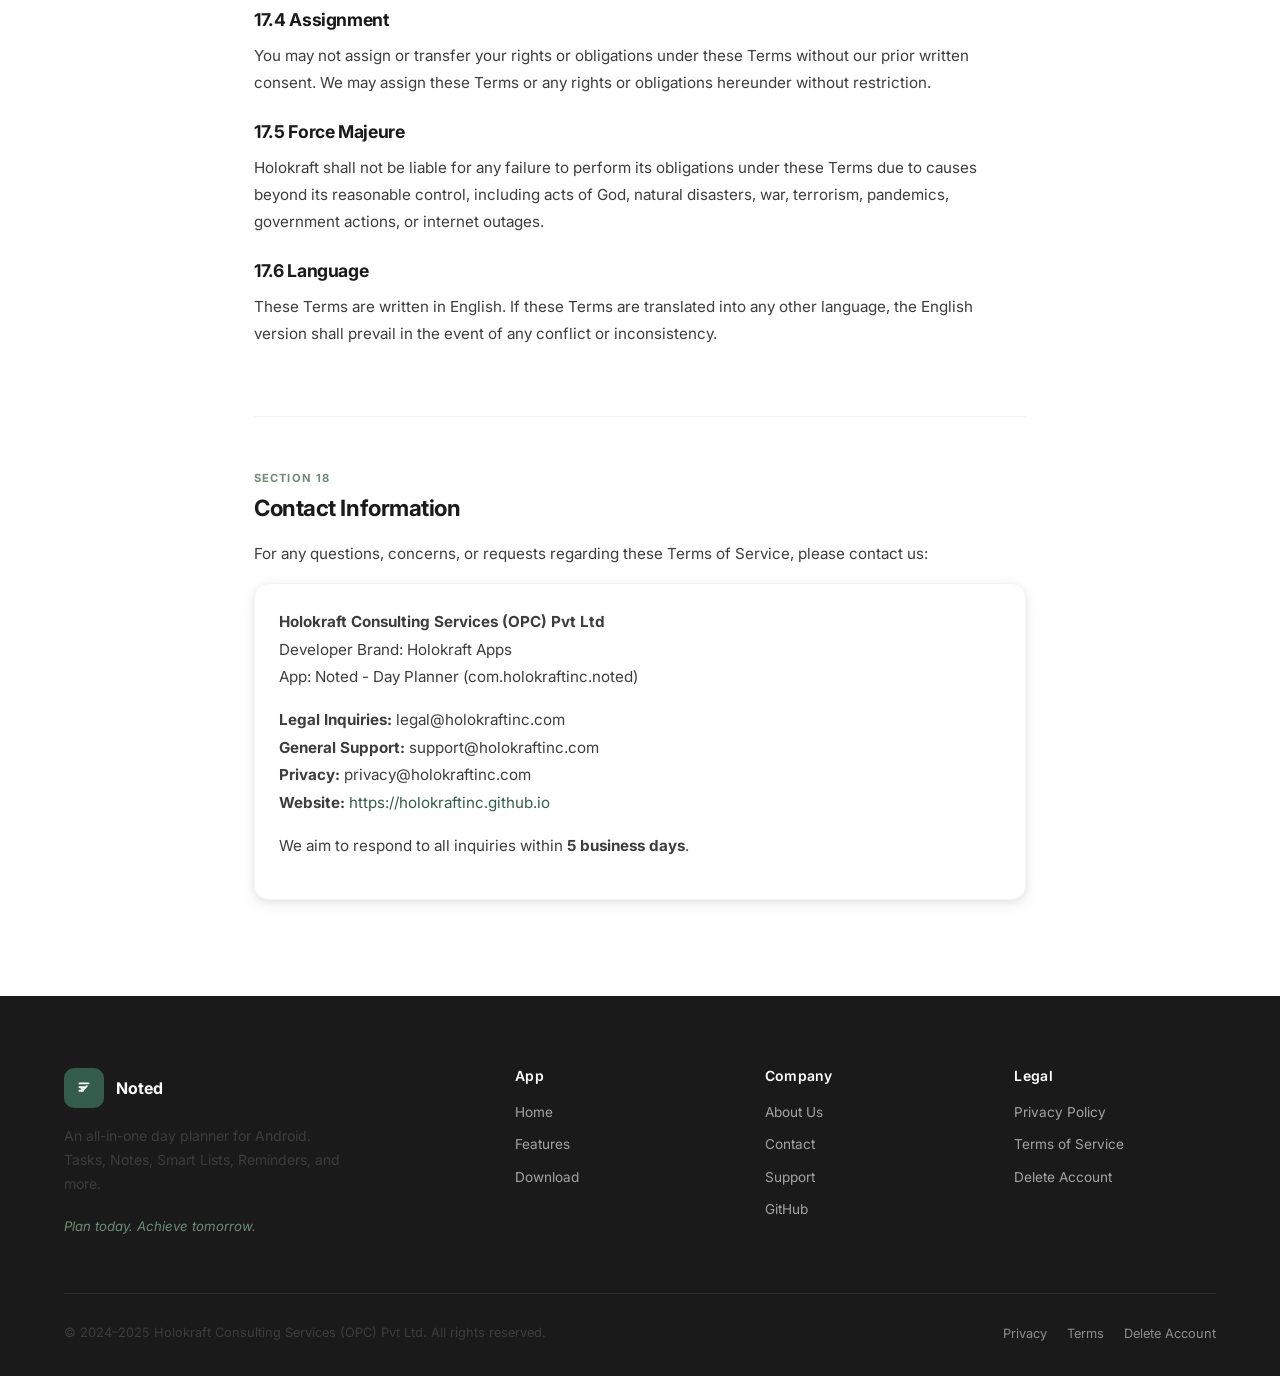
<file: terms.html>
<!DOCTYPE html>
<html lang="en">
<head>
  <!-- Google tag (gtag.js) -->
  <script async src="https://www.googletagmanager.com/gtag/js?id=G-2QM60VEDBB"></script>
  <script>
    window.dataLayer = window.dataLayer || [];
    function gtag(){dataLayer.push(arguments);}
    gtag('js', new Date());
    gtag('config', 'G-2QM60VEDBB');
  </script>
  <meta charset="UTF-8" />
  <meta name="viewport" content="width=device-width, initial-scale=1.0" />
  <title>Terms of Service | Noted - Day Planner</title>
  <meta name="description" content="Terms of Service for Noted - Day Planner Android app by Holokraft Consulting Services (OPC) Pvt Ltd." />
  <meta name="robots" content="index, follow" />
  <link rel="canonical" href="https://holokraftinc.github.io/noted/terms.html" />
  <meta property="og:type" content="website" />
  <meta property="og:url" content="https://holokraftinc.github.io/noted/terms.html" />
  <meta property="og:title" content="Terms of Service | Noted - Day Planner" />
  <meta property="og:description" content="Terms of Service for Noted - Day Planner by Holokraft Apps." />
  <meta property="og:image" content="https://holokraftinc.github.io/noted/assets/images/og-image.png" />
  <meta name="twitter:card" content="summary" />
  <meta name="twitter:title" content="Terms of Service | Noted - Day Planner" />
  <link rel="icon" type="image/svg+xml" href="assets/images/favicon.svg" />
  <link rel="preconnect" href="https://fonts.googleapis.com" />
  <link rel="preconnect" href="https://fonts.gstatic.com" crossorigin />
  <link href="https://fonts.googleapis.com/css2?family=Inter:wght@400;500;600;700;800&display=swap" rel="stylesheet" />
  <link rel="stylesheet" href="assets/css/style.css" />
</head>
<body>

<header>
  <nav class="navbar" role="navigation" aria-label="Main navigation">
    <div class="container navbar-inner">
      <a href="index.html" class="nav-brand" aria-label="Noted Home">
        <div class="nav-logo" aria-hidden="true"><svg viewBox="0 0 24 24"><path d="M9 12l2 2 4-4M7 7h10M7 11h6M7 15h4"/></svg></div>
        <div class="nav-brand-text">
          <span class="nav-brand-name">Noted</span>
          <span class="nav-brand-tagline">Plan today. Achieve tomorrow.</span>
        </div>
      </a>
      <ul class="nav-links" role="list">
        <li><a href="index.html" class="nav-link">Home</a></li>
        <li><a href="about.html" class="nav-link">About</a></li>
        <li><a href="support.html" class="nav-link">Support</a></li>
        <li><a href="contact.html" class="nav-link">Contact</a></li>
        <li><a href="terms.html" class="nav-link active">Terms</a></li>
      </ul>
      <div class="nav-cta">
                <a href="https://the-noted.in/app/" class="btn btn-ghost btn-sm" aria-label="Login to Noted Web App">
          <svg width="16" height="16" viewBox="0 0 24 24" fill="none" stroke="currentColor" stroke-width="2" aria-hidden="true"><path d="M15 3h4a2 2 0 0 1 2 2v14a2 2 0 0 1-2 2h-4M10 17l5-5-5-5M15 12H3"/></svg>
          Login
        </a>
        <a href="https://play.google.com/store/apps/details?id=com.holokraftinc.noted" class="btn btn-primary btn-sm" target="_blank" rel="noopener noreferrer">Get the App</a>
      </div>
      <button class="hamburger" aria-label="Toggle menu" aria-expanded="false"><span></span><span></span><span></span></button>
    </div>
  </nav>
  <div class="mobile-menu" role="menu">
    <a href="index.html" class="nav-link" role="menuitem">Home</a>
    <a href="about.html" class="nav-link" role="menuitem">About</a>
    <a href="support.html" class="nav-link" role="menuitem">Support</a>
    <a href="contact.html" class="nav-link" role="menuitem">Contact</a>
    <a href="privacy.html" class="nav-link" role="menuitem">Privacy Policy</a>
    <a href="terms.html" class="nav-link active" role="menuitem">Terms of Service</a>
    <div class="mobile-menu-cta">
            <a href="https://the-noted.in/app/" class="btn btn-outline" style="width:100%;justify-content:center;margin-bottom:8px;">Login to Web App</a>
      <a href="https://play.google.com/store/apps/details?id=com.holokraftinc.noted" class="btn btn-primary" target="_blank" rel="noopener noreferrer" style="width:100%;justify-content:center;">Download on Google Play</a>
    </div>
  </div>
</header>

<main>
  <section class="page-hero">
    <div class="container">
      <div class="section-label">Legal</div>
      <h1>Terms of Service</h1>
      <p>Please read these terms carefully before using Noted. By using the App, you agree to be bound by these Terms.</p>
      <p class="page-hero-meta">Last updated: June 30, 2025 &nbsp;|&nbsp; Effective Date: June 30, 2025</p>
    </div>
  </section>

  <div class="legal-body">
    <div class="legal-container">

      <nav class="legal-toc" aria-label="Table of contents">
        <h4>Table of Contents</h4>
        <ol>
          <li><a href="#tos-acceptance">Acceptance of Terms</a></li>
          <li><a href="#tos-eligibility">Eligibility</a></li>
          <li><a href="#tos-accounts">User Accounts</a></li>
          <li><a href="#tos-content">User Content &amp; Responsibilities</a></li>
          <li><a href="#tos-ip">Intellectual Property</a></li>
          <li><a href="#tos-fair-use">Acceptable Use Policy</a></li>
          <li><a href="#tos-prohibited">Prohibited Activities</a></li>
          <li><a href="#tos-google">Google Services &amp; Calendar Integration</a></li>
          <li><a href="#tos-privacy">Privacy</a></li>
          <li><a href="#tos-disclaimer">Disclaimer of Warranties</a></li>
          <li><a href="#tos-liability">Limitation of Liability</a></li>
          <li><a href="#tos-indemnification">Indemnification</a></li>
          <li><a href="#tos-suspension">Account Suspension &amp; Termination</a></li>
          <li><a href="#tos-paid">Future Paid Features &amp; Subscriptions</a></li>
          <li><a href="#tos-changes">Changes to the Service</a></li>
          <li><a href="#tos-governing">Governing Law &amp; Dispute Resolution</a></li>
          <li><a href="#tos-general">General Provisions</a></li>
          <li><a href="#tos-contact">Contact Information</a></li>
        </ol>
      </nav>

      <section class="legal-section" id="tos-acceptance">
        <span class="legal-section-num">Section 01</span>
        <h2>Acceptance of Terms</h2>
        <p>These Terms of Service ("Terms", "Agreement") constitute a legally binding agreement between you ("User", "you", "your") and <strong>Holokraft Consulting Services (OPC) Pvt Ltd</strong> ("Company", "Holokraft", "we", "us", "our"), the developer of <strong>Noted - Day Planner</strong> ("App", "Service").</p>
        <p>By downloading, installing, accessing, or using the Noted App (Android package: <code>com.holokraftinc.noted</code>) or our website at <a href="https://holokraftinc.github.io" target="_blank" rel="noopener noreferrer">https://holokraftinc.github.io</a>, you confirm that:</p>
        <ul>
          <li>You have read, understood, and agree to be bound by these Terms.</li>
          <li>You agree to our <a href="privacy.html">Privacy Policy</a>, which is incorporated into these Terms by reference.</li>
          <li>You have the legal capacity to enter into this Agreement.</li>
        </ul>
        <div class="legal-highlight">
          <p>If you do not agree to any part of these Terms, you must immediately stop using the App and uninstall it from your device. Continued use of the App after any modification to these Terms constitutes acceptance of the revised Terms.</p>
        </div>
      </section>

      <section class="legal-section" id="tos-eligibility">
        <span class="legal-section-num">Section 02</span>
        <h2>Eligibility</h2>
        <p>To use Noted, you must:</p>
        <ul>
          <li>Be at least <strong>13 years of age</strong> (or the minimum digital consent age in your jurisdiction, whichever is higher).</li>
          <li>Have a valid Google account that you are authorized to use.</li>
          <li>Use the App on a compatible Android device with Android 8.0 (Oreo) or later.</li>
          <li>Not be prohibited from using the App or receiving services from us under the laws of your jurisdiction.</li>
        </ul>
        <p>If you are between the ages of 13 and 18 (or the age of majority in your jurisdiction), you represent that your parent or legal guardian has reviewed and agreed to these Terms on your behalf.</p>
      </section>

      <section class="legal-section" id="tos-accounts">
        <span class="legal-section-num">Section 03</span>
        <h2>User Accounts</h2>

        <h3>3.1 Account Creation</h3>
        <p>Noted uses Google Sign-In for account creation and authentication. By signing in, you authorize us to access your Google profile information (name, email address, and profile picture) to create and maintain your Noted account. You must provide accurate and complete information and keep it up-to-date.</p>

        <h3>3.2 Account Security</h3>
        <p>You are responsible for maintaining the security of your Google account, which is your access credential for Noted. You agree to:</p>
        <ul>
          <li>Notify us immediately at <strong>support@holokraftinc.com</strong> if you suspect unauthorized access to your account.</li>
          <li>Not share your account access with any other person.</li>
          <li>Ensure that you sign out of your account on shared devices.</li>
        </ul>
        <p>Holokraft is not liable for any loss or damage arising from unauthorized access to your account resulting from your failure to keep your Google credentials secure.</p>

        <h3>3.3 One Account Per User</h3>
        <p>Each Google account may only be associated with one Noted user account. Creating multiple accounts to circumvent restrictions or abuse the Service is prohibited.</p>

        <h3>3.4 Account Responsibility</h3>
        <p>You are solely responsible for all activity that occurs under your account. Holokraft reserves the right to refuse registration or cancel accounts that violate these Terms.</p>
      </section>

      <section class="legal-section" id="tos-content">
        <span class="legal-section-num">Section 04</span>
        <h2>User Content &amp; Responsibilities</h2>

        <h3>4.1 Your Content</h3>
        <p>Noted allows you to create, store, and manage personal content including tasks, notes, smart lists, and reminders ("User Content"). You retain full ownership of all User Content you create within the App.</p>

        <h3>4.2 License to Us</h3>
        <p>By storing User Content in Noted, you grant Holokraft a limited, non-exclusive, worldwide, royalty-free license to store, process, and transmit your User Content solely for the purpose of providing, maintaining, and improving the Service. This license does not grant us any right to use your content for advertising or to share it with third parties.</p>

        <h3>4.3 Content Responsibility</h3>
        <p>You are solely responsible for your User Content and the consequences of storing it within the App. You represent and warrant that:</p>
        <ul>
          <li>You own or have the necessary rights to all User Content you store in the App.</li>
          <li>Your User Content does not violate any third party's intellectual property, privacy, or other rights.</li>
          <li>Your User Content does not contain any content that is illegal, harmful, threatening, or obscene.</li>
        </ul>

        <h3>4.4 No Content Review</h3>
        <p>We do not monitor, review, or access the content of your notes, tasks, or lists except as required by law or to provide technical support when explicitly requested by you. Your personal content remains private and is protected by our security infrastructure.</p>
      </section>

      <section class="legal-section" id="tos-ip">
        <span class="legal-section-num">Section 05</span>
        <h2>Intellectual Property</h2>

        <h3>5.1 Our Intellectual Property</h3>
        <p>The Noted App, including its design, code, graphics, user interface, features, and the "Noted - Day Planner" name and logo, are the exclusive intellectual property of Holokraft Consulting Services (OPC) Pvt Ltd and are protected by copyright, trademark, and other intellectual property laws.</p>

        <h3>5.2 License to Use the App</h3>
        <p>Subject to your compliance with these Terms, Holokraft grants you a limited, non-exclusive, non-transferable, revocable license to download and use the Noted App on Android devices that you own or control, solely for your personal, non-commercial productivity purposes.</p>

        <h3>5.3 Restrictions</h3>
        <p>You agree not to:</p>
        <ul>
          <li>Copy, modify, distribute, sell, or lease any part of the App or its source code.</li>
          <li>Reverse engineer, decompile, disassemble, or attempt to extract the source code of the App.</li>
          <li>Create derivative works based on the App.</li>
          <li>Remove or alter any proprietary notices, labels, or marks on the App.</li>
          <li>Use the Noted name, logo, or branding without our prior written consent.</li>
        </ul>

        <h3>5.4 Your Content Ownership</h3>
        <p>Nothing in these Terms transfers ownership of your User Content to us. You own your tasks, notes, lists, and reminders. We own the App and its underlying technology.</p>

        <h3>5.5 Feedback</h3>
        <p>If you provide us with feedback, suggestions, or ideas about the App, you grant us a perpetual, irrevocable, royalty-free right to use and implement such feedback in any way without any obligation to you.</p>
      </section>

      <section class="legal-section" id="tos-fair-use">
        <span class="legal-section-num">Section 06</span>
        <h2>Acceptable Use Policy</h2>
        <p>Noted is designed for personal productivity use. You agree to use the App only for lawful purposes and in accordance with these Terms. Acceptable uses include:</p>
        <ul>
          <li>Managing personal tasks, reminders, and to-do lists for work or personal life.</li>
          <li>Creating and storing personal notes and ideas.</li>
          <li>Organizing project plans, checklists, and personal lists.</li>
          <li>Viewing your own Google Calendar events within the App.</li>
          <li>Using the App to improve your personal productivity and time management.</li>
        </ul>
        <p>The App is currently intended for individual personal use. Team and collaborative features are planned for future releases under separate terms.</p>
      </section>

      <section class="legal-section" id="tos-prohibited">
        <span class="legal-section-num">Section 07</span>
        <h2>Prohibited Activities</h2>
        <p>You agree that you will NOT use the App to:</p>
        <ul>
          <li>Violate any applicable local, national, or international law or regulation.</li>
          <li>Store, transmit, or distribute any content that is illegal, defamatory, obscene, threatening, or that violates any third party's rights.</li>
          <li>Attempt to gain unauthorized access to any part of the App, our servers, or any connected systems.</li>
          <li>Use automated scripts, bots, crawlers, or other automated tools to access the App or our API.</li>
          <li>Engage in any activity that disrupts, degrades, or interferes with the operation of the App or its servers.</li>
          <li>Attempt to bypass, disable, or interfere with any security feature of the App.</li>
          <li>Use the App to store or distribute malware, viruses, or any other malicious code.</li>
          <li>Impersonate any person or entity, or falsely claim an affiliation with any person or entity.</li>
          <li>Collect or harvest any personally identifiable information about other users of the App (once collaborative features launch).</li>
          <li>Use the App for any commercial purpose or for any public display (commercial or non-commercial) without our prior written consent.</li>
          <li>Attempt to probe, scan, or test the vulnerability of our systems or networks.</li>
          <li>Use the App in any way that could damage, disable, overburden, or impair our infrastructure.</li>
        </ul>
        <p>Violation of this section may result in immediate account termination and, where applicable, legal action.</p>
      </section>

      <section class="legal-section" id="tos-google">
        <span class="legal-section-num">Section 08</span>
        <h2>Google Services &amp; Calendar Integration</h2>

        <h3>8.1 Google Terms of Service</h3>
        <p>Your use of Google Sign-In and Google Calendar integration within Noted is subject to Google's Terms of Service and Privacy Policy. By using these features, you agree to:</p>
        <ul>
          <li><a href="https://policies.google.com/terms" target="_blank" rel="noopener noreferrer">Google Terms of Service</a></li>
          <li><a href="https://policies.google.com/privacy" target="_blank" rel="noopener noreferrer">Google Privacy Policy</a></li>
        </ul>

        <h3>8.2 Google Calendar Integration</h3>
        <p>The Google Calendar sync feature in Noted:</p>
        <ul>
          <li>Is entirely <strong>optional</strong> — you are not required to enable it to use the App.</li>
          <li>Accesses your Google Calendar data in <strong>read-only mode</strong> — we cannot and do not create, edit, or delete calendar events.</li>
          <li>Requires you to explicitly grant permission through Google's OAuth 2.0 consent screen.</li>
          <li>Can be revoked at any time through your Google Account settings or within the App.</li>
        </ul>

        <h3>8.3 Your Google Account</h3>
        <p>You are responsible for your Google account and for ensuring that your use of Google services via Noted complies with Google's Terms of Service. Holokraft is not responsible for any action taken by Google with respect to your account.</p>

        <h3>8.4 Limited Use Disclosure</h3>
        <p>Noted's use of information received from Google APIs, including Google Calendar data, complies with the Google API Services User Data Policy, including the Limited Use requirements. We use this data exclusively to provide the in-app calendar display feature and for no other purpose.</p>
      </section>

      <section class="legal-section" id="tos-privacy">
        <span class="legal-section-num">Section 09</span>
        <h2>Privacy</h2>
        <p>Your privacy is important to us. Our <a href="privacy.html">Privacy Policy</a> describes how we collect, use, store, and share your personal information. The Privacy Policy is incorporated into these Terms by reference and forms part of this Agreement.</p>
        <p>By agreeing to these Terms, you also agree to our Privacy Policy. If you do not agree to our Privacy Policy, you must not use the App.</p>
      </section>

      <section class="legal-section" id="tos-disclaimer">
        <span class="legal-section-num">Section 10</span>
        <h2>Disclaimer of Warranties</h2>
        <p>TO THE MAXIMUM EXTENT PERMITTED BY APPLICABLE LAW, THE APP IS PROVIDED ON AN <strong>"AS IS"</strong> AND <strong>"AS AVAILABLE"</strong> BASIS WITHOUT ANY WARRANTIES OF ANY KIND, EITHER EXPRESS OR IMPLIED.</p>
        <p>Holokraft expressly disclaims all warranties including, but not limited to:</p>
        <ul>
          <li>Any implied warranties of merchantability, fitness for a particular purpose, and non-infringement.</li>
          <li>Any warranty that the App will be uninterrupted, error-free, or completely secure.</li>
          <li>Any warranty regarding the accuracy, reliability, completeness, or timeliness of any content or data.</li>
          <li>Any warranty that defects in the App will be corrected.</li>
        </ul>
        <p>You acknowledge that your use of the App is at your sole risk. We do not warrant that the App is free of viruses or other harmful components.</p>
        <p>Some jurisdictions do not allow the exclusion of implied warranties, so some of the above exclusions may not apply to you.</p>
      </section>

      <section class="legal-section" id="tos-liability">
        <span class="legal-section-num">Section 11</span>
        <h2>Limitation of Liability</h2>
        <p>TO THE MAXIMUM EXTENT PERMITTED BY APPLICABLE LAW, IN NO EVENT SHALL HOLOKRAFT CONSULTING SERVICES (OPC) PVT LTD, ITS DIRECTORS, EMPLOYEES, PARTNERS, AGENTS, SUPPLIERS, OR AFFILIATES BE LIABLE FOR:</p>
        <ul>
          <li>Any indirect, incidental, special, consequential, or punitive damages.</li>
          <li>Any loss of profits, revenue, data, goodwill, or business opportunities.</li>
          <li>Any loss of data or corruption of User Content, including tasks, notes, and lists.</li>
          <li>Any damages resulting from your inability to use the App.</li>
          <li>Any damages arising from unauthorized access to your account.</li>
          <li>Any damages arising from App outages or service interruptions.</li>
        </ul>
        <p>In any case, our total aggregate liability to you for all claims under these Terms shall not exceed the amount you have paid to us in the twelve (12) months prior to the event giving rise to the claim, or INR 1,000 (whichever is greater). Since the App is currently free, this means our maximum aggregate liability is INR 1,000.</p>
        <p>These limitations apply regardless of the legal theory (contract, tort, negligence, or otherwise) and even if we have been advised of the possibility of such damages. Some jurisdictions do not allow these limitations, so they may not apply to you.</p>
        <div class="legal-highlight">
          <p><strong>Important:</strong> We strongly recommend maintaining your own backups of critical information. While we implement robust cloud sync and backup systems, we are not liable for any loss of User Content due to technical failures, connectivity issues, or other unforeseen circumstances.</p>
        </div>
      </section>

      <section class="legal-section" id="tos-indemnification">
        <span class="legal-section-num">Section 12</span>
        <h2>Indemnification</h2>
        <p>You agree to defend, indemnify, and hold harmless Holokraft Consulting Services (OPC) Pvt Ltd, its directors, employees, contractors, agents, licensors, and service providers from and against any claims, liabilities, damages, judgments, awards, losses, costs, expenses, or fees (including reasonable attorneys' fees) arising out of or relating to:</p>
        <ul>
          <li>Your violation of these Terms of Service.</li>
          <li>Your User Content or your use of the App.</li>
          <li>Your violation of any third party's rights, including intellectual property rights or privacy rights.</li>
          <li>Your violation of any applicable law or regulation.</li>
        </ul>
      </section>

      <section class="legal-section" id="tos-suspension">
        <span class="legal-section-num">Section 13</span>
        <h2>Account Suspension &amp; Termination</h2>

        <h3>13.1 Termination by You</h3>
        <p>You may stop using the App and delete your account at any time by following the instructions on our <a href="delete-account.html">Account Deletion page</a> or within the App under Settings → Account → Delete Account. Upon account deletion, your User Content will be permanently removed within 30 days.</p>

        <h3>13.2 Termination by Us</h3>
        <p>We reserve the right to suspend or terminate your access to the App immediately, without prior notice or liability, for any reason including but not limited to:</p>
        <ul>
          <li>Violation of these Terms of Service.</li>
          <li>Fraudulent, abusive, or illegal use of the App.</li>
          <li>Conduct that we believe may expose us or users to legal liability.</li>
          <li>Non-compliance with applicable law.</li>
        </ul>

        <h3>13.3 Effect of Termination</h3>
        <p>Upon termination of your account:</p>
        <ul>
          <li>Your right to access the App immediately ceases.</li>
          <li>We will delete or anonymize your personal data in accordance with our Privacy Policy and Data Retention policy.</li>
          <li>Provisions of these Terms that by their nature should survive termination shall survive, including Sections 5 (Intellectual Property), 10 (Disclaimer), 11 (Limitation of Liability), 12 (Indemnification), and 16 (Governing Law).</li>
        </ul>

        <h3>13.4 Discontinuation of Service</h3>
        <p>We reserve the right to discontinue the Noted App or any part of it at any time. If we decide to discontinue the App entirely, we will provide at least 30 days' notice and give you the opportunity to export your data.</p>
      </section>

      <section class="legal-section" id="tos-paid">
        <span class="legal-section-num">Section 14</span>
        <h2>Future Paid Features &amp; Subscriptions</h2>

        <h3>14.1 Current Free Service</h3>
        <p>As of the effective date of these Terms, all features of Noted are available free of charge. We are committed to keeping the core productivity features — tasks, notes, smart lists, reminders, and calendar sync — free for all users.</p>

        <h3>14.2 Future Premium Features</h3>
        <p>We may introduce optional premium features or subscription plans in the future. If and when premium features are introduced:</p>
        <ul>
          <li>Premium features will be clearly identified and will require separate opt-in.</li>
          <li>Pricing will be clearly disclosed before any purchase.</li>
          <li>Free features will not be removed from users who do not subscribe to premium plans.</li>
          <li>In-app purchases and subscriptions will be processed through Google Play Billing and subject to <a href="https://play.google.com/about/play-terms/" target="_blank" rel="noopener noreferrer">Google Play Terms of Service</a>.</li>
        </ul>

        <h3>14.3 Subscription Terms (Future)</h3>
        <p>When subscriptions are introduced, the following general terms will apply:</p>
        <ul>
          <li>Subscriptions will auto-renew unless cancelled at least 24 hours before the end of the current billing period.</li>
          <li>You can manage and cancel subscriptions through your Google Play account.</li>
          <li>Refunds for subscriptions will be governed by Google Play's refund policy.</li>
          <li>We will provide detailed subscription terms at the time of launch.</li>
        </ul>
        <p>These Terms will be updated when paid features are introduced. You will be notified through an App update and an in-app notification before any changes to the pricing model take effect.</p>
      </section>

      <section class="legal-section" id="tos-changes">
        <span class="legal-section-num">Section 15</span>
        <h2>Changes to the Service</h2>
        <p>Holokraft reserves the right to:</p>
        <ul>
          <li>Modify, update, or discontinue any feature of the App at any time.</li>
          <li>Update these Terms of Service at any time. Material changes will be communicated through an in-app notice or notification to your registered email.</li>
          <li>Change the App's name, branding, or design.</li>
        </ul>
        <p>Continued use of the App following the posting of revised Terms constitutes your acceptance of the changes. If you disagree with the revised Terms, you must stop using the App.</p>
      </section>

      <section class="legal-section" id="tos-governing">
        <span class="legal-section-num">Section 16</span>
        <h2>Governing Law &amp; Dispute Resolution</h2>

        <h3>16.1 Governing Law</h3>
        <p>These Terms shall be governed by and construed in accordance with the laws of <strong>India</strong>, without regard to its conflict of law provisions. For users in the European Union, nothing in this clause affects your statutory rights as a consumer under EU law.</p>

        <h3>16.2 Informal Resolution</h3>
        <p>Before filing any formal legal claim, we encourage you to contact us at <strong>legal@holokraftinc.com</strong> to attempt to resolve the dispute informally. We will make good-faith efforts to resolve disputes within 30 days of receiving your complaint.</p>

        <h3>16.3 Arbitration</h3>
        <p>If informal resolution fails, any dispute arising from or relating to these Terms shall be resolved through binding arbitration in accordance with the Arbitration and Conciliation Act, 1996 (India). The place of arbitration shall be India, and proceedings shall be conducted in English.</p>

        <h3>16.4 Jurisdiction for Court Proceedings</h3>
        <p>Notwithstanding the arbitration clause, either party may seek injunctive or other equitable relief from courts of competent jurisdiction in India to prevent actual or threatened infringement, misappropriation, or violation of intellectual property rights or confidential information. The courts of India shall have exclusive jurisdiction for any such proceedings.</p>

        <h3>16.5 Class Action Waiver</h3>
        <p>To the extent permitted by law, you agree that any dispute resolution proceedings will be conducted only on an individual basis and not in a class, consolidated, or representative action.</p>
      </section>

      <section class="legal-section" id="tos-general">
        <span class="legal-section-num">Section 17</span>
        <h2>General Provisions</h2>

        <h3>17.1 Entire Agreement</h3>
        <p>These Terms, together with our Privacy Policy and any other legal notices published within the App, constitute the entire agreement between you and Holokraft regarding your use of the App and supersede all prior agreements and understandings.</p>

        <h3>17.2 Severability</h3>
        <p>If any provision of these Terms is found to be invalid, illegal, or unenforceable, that provision shall be modified to the minimum extent necessary to make it enforceable, and the remaining provisions shall continue in full force and effect.</p>

        <h3>17.3 Waiver</h3>
        <p>Our failure to enforce any right or provision of these Terms will not be considered a waiver of those rights. A waiver of any right or provision shall only be effective if in writing and signed by an authorized representative of Holokraft.</p>

        <h3>17.4 Assignment</h3>
        <p>You may not assign or transfer your rights or obligations under these Terms without our prior written consent. We may assign these Terms or any rights or obligations hereunder without restriction.</p>

        <h3>17.5 Force Majeure</h3>
        <p>Holokraft shall not be liable for any failure to perform its obligations under these Terms due to causes beyond its reasonable control, including acts of God, natural disasters, war, terrorism, pandemics, government actions, or internet outages.</p>

        <h3>17.6 Language</h3>
        <p>These Terms are written in English. If these Terms are translated into any other language, the English version shall prevail in the event of any conflict or inconsistency.</p>
      </section>

      <section class="legal-section" id="tos-contact">
        <span class="legal-section-num">Section 18</span>
        <h2>Contact Information</h2>
        <p>For any questions, concerns, or requests regarding these Terms of Service, please contact us:</p>
        <div class="card card-sm" style="margin-top:16px;">
          <p><strong>Holokraft Consulting Services (OPC) Pvt Ltd</strong><br/>
          Developer Brand: Holokraft Apps<br/>
          App: Noted - Day Planner (com.holokraftinc.noted)</p>
          <p><strong>Legal Inquiries:</strong> legal@holokraftinc.com<br/>
          <strong>General Support:</strong> support@holokraftinc.com<br/>
          <strong>Privacy:</strong> privacy@holokraftinc.com<br/>
          <strong>Website:</strong> <a href="https://holokraftinc.github.io" target="_blank" rel="noopener noreferrer">https://holokraftinc.github.io</a></p>
          <p>We aim to respond to all inquiries within <strong>5 business days</strong>.</p>
        </div>
      </section>

    </div>
  </div>
</main>

<footer class="footer" role="contentinfo">
  <div class="container">
    <div class="footer-grid">
      <div class="footer-brand">
        <div class="footer-logo">
          <div class="footer-logo-icon" aria-hidden="true"><svg viewBox="0 0 24 24"><path d="M9 12l2 2 4-4M7 7h10M7 11h6M7 15h4"/></svg></div>
          <span class="footer-brand-name">Noted</span>
        </div>
        <p>An all-in-one day planner for Android. Tasks, Notes, Smart Lists, Reminders, and more.</p>
        <div class="footer-tagline">Plan today. Achieve tomorrow.</div>
      </div>
      <div class="footer-col">
        <h5>App</h5>
        <nav class="footer-links">
          <a href="index.html">Home</a>
          <a href="index.html#features">Features</a>
          <a href="https://play.google.com/store/apps/details?id=com.holokraftinc.noted" target="_blank" rel="noopener noreferrer">Download</a>
        </nav>
      </div>
      <div class="footer-col">
        <h5>Company</h5>
        <nav class="footer-links">
          <a href="about.html">About Us</a>
          <a href="contact.html">Contact</a>
          <a href="support.html">Support</a>
          <a href="https://github.com/holokraftinc" target="_blank" rel="noopener noreferrer">GitHub</a>
        </nav>
      </div>
      <div class="footer-col">
        <h5>Legal</h5>
        <nav class="footer-links">
          <a href="privacy.html">Privacy Policy</a>
          <a href="terms.html">Terms of Service</a>
          <a href="delete-account.html">Delete Account</a>
        </nav>
      </div>
    </div>
    <div class="footer-bottom">
      <p class="footer-copy">&copy; 2024–2025 Holokraft Consulting Services (OPC) Pvt Ltd. All rights reserved.</p>
      <div class="footer-legal">
        <a href="privacy.html">Privacy</a>
        <a href="terms.html">Terms</a>
        <a href="delete-account.html">Delete Account</a>
      </div>
    </div>
  </div>
</footer>

<button class="scroll-top" aria-label="Scroll to top">
  <svg viewBox="0 0 24 24" aria-hidden="true"><path d="M18 15l-6-6-6 6" stroke-linecap="round" stroke-linejoin="round"/></svg>
</button>
<script src="assets/js/script.js" defer></script>
</body>
</html>
</file>
<file: assets/css/style.css>
/* =========================================================
   Noted - Day Planner | Main Stylesheet
   Holokraft Consulting Services (OPC) Pvt Ltd
   ========================================================= */

/* ── Variables ─────────────────────────────────────────── */
:root {
  --primary:        #335C4A;
  --primary-dark:   #264538;
  --primary-light:  #4A7A62;
  --secondary:      #F8F7F2;
  --accent:         #6E8B74;
  --accent-light:   #E8F0EA;
  --text-dark:      #1A1A1A;
  --text-body:      #3D3D3D;
  --text-muted:     #6B7280;
  --text-light:     #9CA3AF;
  --white:          #FFFFFF;
  --border:         #E5E7EB;
  --border-light:   #F3F4F6;
  --shadow-sm:      0 1px 3px rgba(0,0,0,0.08), 0 1px 2px rgba(0,0,0,0.05);
  --shadow-md:      0 4px 16px rgba(0,0,0,0.08), 0 2px 6px rgba(0,0,0,0.05);
  --shadow-lg:      0 10px 40px rgba(0,0,0,0.10), 0 4px 12px rgba(0,0,0,0.06);
  --shadow-xl:      0 20px 60px rgba(0,0,0,0.12);
  --radius-sm:      8px;
  --radius-md:      14px;
  --radius-lg:      20px;
  --radius-xl:      28px;
  --radius-full:    9999px;
  --transition:     0.3s cubic-bezier(0.4, 0, 0.2, 1);
  --font-sans:      'Inter', -apple-system, BlinkMacSystemFont, 'Segoe UI', Roboto, sans-serif;
  --max-width:      1200px;
  --nav-height:     72px;
}

/* ── Reset & Base ───────────────────────────────────────── */
*, *::before, *::after { box-sizing: border-box; margin: 0; padding: 0; }

html {
  scroll-behavior: smooth;
  -webkit-text-size-adjust: 100%;
  font-size: 16px;
}

body {
  font-family: var(--font-sans);
  color: var(--text-body);
  background: var(--white);
  line-height: 1.65;
  -webkit-font-smoothing: antialiased;
  -moz-osx-font-smoothing: grayscale;
  overflow-x: hidden;
}

img { max-width: 100%; height: auto; display: block; }
a  { color: var(--primary); text-decoration: none; transition: color var(--transition); }
a:hover { color: var(--primary-dark); }
ul, ol { list-style: none; }
button, input, textarea, select { font-family: inherit; font-size: inherit; }

/* ── Typography ─────────────────────────────────────────── */
h1, h2, h3, h4, h5, h6 {
  color: var(--text-dark);
  font-weight: 700;
  line-height: 1.2;
  letter-spacing: -0.02em;
}
h1 { font-size: clamp(2.2rem, 5vw, 3.5rem); }
h2 { font-size: clamp(1.8rem, 4vw, 2.6rem); }
h3 { font-size: clamp(1.3rem, 3vw, 1.7rem); }
h4 { font-size: 1.15rem; }
h5 { font-size: 1rem; }
p  { color: var(--text-body); line-height: 1.75; }

.text-muted   { color: var(--text-muted); }
.text-primary { color: var(--primary); }
.text-center  { text-align: center; }
.text-sm      { font-size: 0.875rem; }
.text-xs      { font-size: 0.75rem; }
.fw-500       { font-weight: 500; }
.fw-600       { font-weight: 600; }

/* ── Layout ─────────────────────────────────────────────── */
.container {
  width: 100%;
  max-width: var(--max-width);
  margin: 0 auto;
  padding: 0 24px;
}
.section-pad { padding: 96px 0; }
.section-pad-sm { padding: 64px 0; }

.grid-2 { display: grid; grid-template-columns: repeat(2, 1fr); gap: 32px; }
.grid-3 { display: grid; grid-template-columns: repeat(3, 1fr); gap: 28px; }
.grid-4 { display: grid; grid-template-columns: repeat(4, 1fr); gap: 24px; }

.flex      { display: flex; }
.flex-col  { flex-direction: column; }
.items-center { align-items: center; }
.justify-center { justify-content: center; }
.justify-between { justify-content: space-between; }
.gap-8     { gap: 8px; }
.gap-12    { gap: 12px; }
.gap-16    { gap: 16px; }
.gap-24    { gap: 24px; }
.gap-32    { gap: 32px; }

/* ── Section Labels ─────────────────────────────────────── */
.section-label {
  display: inline-flex;
  align-items: center;
  gap: 8px;
  font-size: 0.78rem;
  font-weight: 600;
  letter-spacing: 0.12em;
  text-transform: uppercase;
  color: var(--primary);
  background: var(--accent-light);
  padding: 6px 14px;
  border-radius: var(--radius-full);
  margin-bottom: 18px;
}
.section-title {
  font-size: clamp(1.8rem, 4vw, 2.6rem);
  margin-bottom: 16px;
}
.section-subtitle {
  font-size: 1.1rem;
  color: var(--text-muted);
  max-width: 620px;
  line-height: 1.75;
}
.section-header { margin-bottom: 56px; }
.section-header.centered { text-align: center; }
.section-header.centered .section-subtitle { margin: 0 auto; }

/* ── Navigation ─────────────────────────────────────────── */
.navbar {
  position: fixed;
  top: 0; left: 0; right: 0;
  z-index: 1000;
  height: var(--nav-height);
  background: rgba(255,255,255,0.92);
  backdrop-filter: blur(20px);
  -webkit-backdrop-filter: blur(20px);
  border-bottom: 1px solid var(--border);
  transition: box-shadow var(--transition), background var(--transition);
}
.navbar.scrolled {
  box-shadow: var(--shadow-md);
  background: rgba(255,255,255,0.98);
}
.navbar-inner {
  display: flex;
  align-items: center;
  justify-content: space-between;
  height: 100%;
}
.nav-brand {
  display: flex;
  align-items: center;
  gap: 12px;
  text-decoration: none;
}
.nav-logo {
  width: 40px; height: 40px;
  background: var(--primary);
  border-radius: 10px;
  display: flex;
  align-items: center;
  justify-content: center;
  flex-shrink: 0;
}
.nav-logo svg { width: 22px; height: 22px; fill: none; stroke: white; stroke-width: 2; stroke-linecap: round; }
.nav-brand-text { display: flex; flex-direction: column; line-height: 1; }
.nav-brand-name { font-size: 1rem; font-weight: 700; color: var(--text-dark); letter-spacing: -0.02em; }
.nav-brand-tagline { font-size: 0.68rem; color: var(--text-muted); font-weight: 500; margin-top: 2px; }

.nav-links {
  display: flex;
  align-items: center;
  gap: 4px;
}
.nav-link {
  font-size: 0.875rem;
  font-weight: 500;
  color: var(--text-body);
  padding: 8px 14px;
  border-radius: var(--radius-sm);
  transition: background var(--transition), color var(--transition);
}
.nav-link:hover { background: var(--accent-light); color: var(--primary); }
.nav-link.active { color: var(--primary); background: var(--accent-light); }

.nav-cta {
  display: flex;
  align-items: center;
  gap: 12px;
}

.hamburger {
  display: none;
  flex-direction: column;
  gap: 5px;
  background: none;
  border: none;
  cursor: pointer;
  padding: 8px;
  border-radius: var(--radius-sm);
  transition: background var(--transition);
}
.hamburger:hover { background: var(--accent-light); }
.hamburger span {
  display: block;
  width: 22px; height: 2px;
  background: var(--text-dark);
  border-radius: 2px;
  transition: transform var(--transition), opacity var(--transition);
}
.hamburger.open span:nth-child(1) { transform: translateY(7px) rotate(45deg); }
.hamburger.open span:nth-child(2) { opacity: 0; }
.hamburger.open span:nth-child(3) { transform: translateY(-7px) rotate(-45deg); }

.mobile-menu {
  display: none;
  position: fixed;
  top: var(--nav-height);
  left: 0; right: 0;
  background: var(--white);
  border-bottom: 1px solid var(--border);
  padding: 16px 24px 24px;
  z-index: 999;
  box-shadow: var(--shadow-lg);
  flex-direction: column;
  gap: 4px;
}
.mobile-menu.open { display: flex; }
.mobile-menu .nav-link { padding: 12px 16px; font-size: 1rem; }
.mobile-menu-cta { margin-top: 12px; padding-top: 16px; border-top: 1px solid var(--border); }

/* ── Buttons ─────────────────────────────────────────────── */
.btn {
  display: inline-flex;
  align-items: center;
  gap: 8px;
  padding: 12px 24px;
  border-radius: var(--radius-md);
  font-weight: 600;
  font-size: 0.9rem;
  cursor: pointer;
  border: none;
  transition: all var(--transition);
  text-decoration: none;
  white-space: nowrap;
  letter-spacing: -0.01em;
}
.btn-primary {
  background: var(--primary);
  color: var(--white);
  box-shadow: 0 4px 14px rgba(51,92,74,0.35);
}
.btn-primary:hover {
  background: var(--primary-dark);
  color: var(--white);
  box-shadow: 0 6px 20px rgba(51,92,74,0.4);
  transform: translateY(-1px);
}
.btn-outline {
  background: transparent;
  color: var(--primary);
  border: 2px solid var(--primary);
}
.btn-outline:hover {
  background: var(--primary);
  color: var(--white);
  transform: translateY(-1px);
}
.btn-ghost {
  background: var(--accent-light);
  color: var(--primary);
}
.btn-ghost:hover {
  background: var(--primary);
  color: var(--white);
}
.btn-white {
  background: var(--white);
  color: var(--primary);
  box-shadow: var(--shadow-md);
}
.btn-white:hover {
  background: var(--secondary);
  color: var(--primary-dark);
  transform: translateY(-1px);
}
.btn-lg { padding: 16px 32px; font-size: 1rem; border-radius: var(--radius-lg); }
.btn-sm { padding: 8px 16px; font-size: 0.8rem; border-radius: var(--radius-sm); }

/* Google Play Badge */
.play-badge {
  display: inline-flex;
  align-items: center;
  gap: 12px;
  background: var(--primary);
  color: var(--white);
  padding: 12px 22px;
  border-radius: var(--radius-md);
  text-decoration: none;
  font-weight: 600;
  transition: all var(--transition);
  box-shadow: 0 4px 14px rgba(51,92,74,0.35);
}
.play-badge:hover {
  background: var(--primary-dark);
  color: var(--white);
  transform: translateY(-2px);
  box-shadow: 0 8px 24px rgba(51,92,74,0.4);
}
.play-badge-icon { width: 28px; height: 28px; flex-shrink: 0; }
.play-badge-text { display: flex; flex-direction: column; line-height: 1; }
.play-badge-sub { font-size: 0.65rem; font-weight: 400; opacity: 0.85; text-transform: uppercase; letter-spacing: 0.05em; }
.play-badge-name { font-size: 1rem; font-weight: 700; }

/* ── Cards ───────────────────────────────────────────────── */
.card {
  background: var(--white);
  border-radius: var(--radius-lg);
  padding: 32px;
  box-shadow: var(--shadow-md);
  border: 1px solid var(--border-light);
  transition: transform var(--transition), box-shadow var(--transition);
}
.card:hover { transform: translateY(-4px); box-shadow: var(--shadow-lg); }
.card-sm { padding: 24px; border-radius: var(--radius-md); }

.feature-card {
  background: var(--white);
  border-radius: var(--radius-lg);
  padding: 32px 28px;
  box-shadow: var(--shadow-sm);
  border: 1px solid var(--border-light);
  transition: all var(--transition);
  position: relative;
  overflow: hidden;
}
.feature-card::before {
  content: '';
  position: absolute;
  top: 0; left: 0; right: 0;
  height: 3px;
  background: linear-gradient(90deg, var(--primary), var(--accent));
  opacity: 0;
  transition: opacity var(--transition);
}
.feature-card:hover {
  transform: translateY(-6px);
  box-shadow: var(--shadow-lg);
  border-color: var(--accent-light);
}
.feature-card:hover::before { opacity: 1; }

.feature-icon {
  width: 52px; height: 52px;
  background: var(--accent-light);
  border-radius: var(--radius-md);
  display: flex;
  align-items: center;
  justify-content: center;
  margin-bottom: 20px;
  flex-shrink: 0;
}
.feature-icon svg { width: 26px; height: 26px; stroke: var(--primary); stroke-width: 1.8; fill: none; stroke-linecap: round; stroke-linejoin: round; }
.feature-card h4 { margin-bottom: 10px; font-size: 1.05rem; }
.feature-card p  { font-size: 0.9rem; color: var(--text-muted); }

/* ── Hero Section ───────────────────────────────────────── */
.hero {
  min-height: 100vh;
  display: flex;
  align-items: center;
  padding: calc(var(--nav-height) + 60px) 0 80px;
  background: linear-gradient(160deg, #F0F7F3 0%, var(--secondary) 60%, #EEF5F1 100%);
  position: relative;
  overflow: hidden;
}
.hero::before {
  content: '';
  position: absolute;
  width: 700px; height: 700px;
  background: radial-gradient(circle, rgba(51,92,74,0.08) 0%, transparent 70%);
  top: -200px; right: -100px;
  border-radius: 50%;
}
.hero::after {
  content: '';
  position: absolute;
  width: 500px; height: 500px;
  background: radial-gradient(circle, rgba(110,139,116,0.07) 0%, transparent 70%);
  bottom: -150px; left: -100px;
  border-radius: 50%;
}
.hero-inner {
  display: grid;
  grid-template-columns: 1fr 1fr;
  gap: 64px;
  align-items: center;
  position: relative;
  z-index: 1;
}
.hero-content { max-width: 600px; }
.hero-badge {
  display: inline-flex;
  align-items: center;
  gap: 8px;
  background: var(--white);
  border: 1px solid var(--border);
  border-radius: var(--radius-full);
  padding: 7px 16px;
  font-size: 0.8rem;
  font-weight: 600;
  color: var(--primary);
  margin-bottom: 24px;
  box-shadow: var(--shadow-sm);
}
.hero-badge-dot {
  width: 7px; height: 7px;
  background: #22C55E;
  border-radius: 50%;
  animation: pulse-dot 2s infinite;
}
@keyframes pulse-dot {
  0%, 100% { opacity: 1; transform: scale(1); }
  50% { opacity: 0.6; transform: scale(0.8); }
}
.hero-title { margin-bottom: 20px; }
.hero-title .highlight {
  color: var(--primary);
  position: relative;
  display: inline-block;
}
.hero-subtitle {
  font-size: 1.15rem;
  color: var(--text-muted);
  margin-bottom: 36px;
  max-width: 500px;
}
.hero-actions {
  display: flex;
  align-items: center;
  gap: 16px;
  flex-wrap: wrap;
  margin-bottom: 48px;
}
.hero-stats {
  display: flex;
  gap: 32px;
  flex-wrap: wrap;
}
.hero-stat { display: flex; flex-direction: column; gap: 2px; }
.hero-stat-value { font-size: 1.6rem; font-weight: 800; color: var(--text-dark); letter-spacing: -0.03em; }
.hero-stat-label { font-size: 0.78rem; color: var(--text-muted); font-weight: 500; }

.hero-visual {
  display: flex;
  justify-content: center;
  align-items: center;
  position: relative;
}
.hero-phone-wrapper {
  position: relative;
  display: flex;
  justify-content: center;
  align-items: center;
}
.hero-phone-glow {
  position: absolute;
  width: 320px; height: 320px;
  background: radial-gradient(circle, rgba(51,92,74,0.15) 0%, transparent 70%);
  border-radius: 50%;
}
.hero-phone {
  position: relative;
  z-index: 1;
}
.phone-mockup {
  width: 280px;
  background: var(--text-dark);
  border-radius: 40px;
  padding: 14px;
  box-shadow: 0 30px 80px rgba(0,0,0,0.25), 0 10px 30px rgba(0,0,0,0.15);
  position: relative;
}
.phone-notch {
  width: 100px; height: 26px;
  background: var(--text-dark);
  border-radius: 0 0 16px 16px;
  margin: 0 auto 10px;
  position: relative;
  z-index: 2;
}
.phone-notch::after {
  content: '';
  position: absolute;
  width: 10px; height: 10px;
  background: #1A1A2E;
  border-radius: 50%;
  top: 50%; left: 50%;
  transform: translate(-50%, -50%);
}
.phone-screen {
  background: var(--secondary);
  border-radius: 30px;
  overflow: hidden;
  aspect-ratio: 9/19;
  display: flex;
  flex-direction: column;
}
.phone-app-bar {
  background: var(--primary);
  padding: 16px 18px 12px;
  color: white;
}
.phone-app-bar-title { font-size: 0.85rem; font-weight: 700; }
.phone-app-bar-date  { font-size: 0.65rem; opacity: 0.8; margin-top: 2px; }
.phone-content { padding: 14px; flex: 1; display: flex; flex-direction: column; gap: 10px; }
.phone-task {
  background: var(--white);
  border-radius: 10px;
  padding: 10px 12px;
  display: flex;
  align-items: center;
  gap: 10px;
  box-shadow: var(--shadow-sm);
}
.phone-task-check {
  width: 16px; height: 16px;
  border-radius: 50%;
  flex-shrink: 0;
}
.phone-task-check.done { background: var(--primary); }
.phone-task-check.todo { border: 2px solid var(--border); }
.phone-task-text { font-size: 0.65rem; font-weight: 500; }
.phone-task-text.done { text-decoration: line-through; color: var(--text-light); }
.phone-timeline-label { font-size: 0.6rem; font-weight: 700; color: var(--text-muted); text-transform: uppercase; letter-spacing: 0.08em; margin-top: 4px; }
.phone-time-slot {
  background: var(--white);
  border-radius: 10px;
  padding: 8px 12px;
  display: flex;
  align-items: center;
  gap: 10px;
}
.phone-time { font-size: 0.58rem; font-weight: 700; color: var(--primary); min-width: 32px; }
.phone-event { background: var(--accent-light); border-radius: 6px; padding: 4px 8px; flex: 1; }
.phone-event-title { font-size: 0.6rem; font-weight: 600; color: var(--primary); }

.floating-card {
  position: absolute;
  background: var(--white);
  border-radius: var(--radius-md);
  padding: 12px 16px;
  box-shadow: var(--shadow-lg);
  display: flex;
  align-items: center;
  gap: 10px;
  border: 1px solid var(--border-light);
  animation: float-card 6s ease-in-out infinite;
}
.floating-card-1 { top: 10%; left: -30px; animation-delay: 0s; }
.floating-card-2 { bottom: 15%; right: -20px; animation-delay: 3s; }
@keyframes float-card {
  0%, 100% { transform: translateY(0); }
  50% { transform: translateY(-12px); }
}
.fc-icon { width: 34px; height: 34px; background: var(--accent-light); border-radius: 8px; display: flex; align-items: center; justify-content: center; flex-shrink: 0; }
.fc-icon svg { width: 18px; height: 18px; stroke: var(--primary); stroke-width: 2; fill: none; }
.fc-label { font-size: 0.7rem; color: var(--text-muted); }
.fc-value { font-size: 0.85rem; font-weight: 700; color: var(--text-dark); }

/* ── Features Grid ───────────────────────────────────────── */
.features-grid { display: grid; grid-template-columns: repeat(3, 1fr); gap: 24px; }
@media (max-width: 900px) { .features-grid { grid-template-columns: repeat(2, 1fr); } }
@media (max-width: 560px) { .features-grid { grid-template-columns: 1fr; } }

/* ── Feature Spotlight (alternating layout) ─────────────── */
.feature-spotlight {
  display: grid;
  grid-template-columns: 1fr 1fr;
  gap: 80px;
  align-items: center;
  padding: 72px 0;
  border-bottom: 1px solid var(--border-light);
}
.feature-spotlight:last-child { border-bottom: none; }
.feature-spotlight.reverse .feature-spot-visual { order: -1; }
.feature-spot-visual {
  display: flex;
  justify-content: center;
  align-items: center;
}
.feature-spot-image {
  width: 100%;
  max-width: 260px;
  border-radius: var(--radius-xl);
  overflow: hidden;
  box-shadow: var(--shadow-lg);
}
.feature-spot-image img {
  width: 100%;
  height: auto;
  display: block;
  border-radius: inherit;
}
.feature-spot-content .section-label { margin-bottom: 14px; }
.feature-spot-content h3 { margin-bottom: 16px; }
.feature-spot-content p  { margin-bottom: 24px; color: var(--text-muted); }
.feature-list { display: flex; flex-direction: column; gap: 12px; }
.feature-list-item {
  display: flex;
  align-items: flex-start;
  gap: 12px;
  font-size: 0.9rem;
  color: var(--text-body);
}
.feature-list-item .check {
  width: 20px; height: 20px;
  background: var(--accent-light);
  border-radius: 50%;
  display: flex;
  align-items: center;
  justify-content: center;
  flex-shrink: 0;
  margin-top: 1px;
}
.feature-list-item .check svg { width: 11px; height: 11px; stroke: var(--primary); stroke-width: 2.5; fill: none; }

/* ── Why Choose Section ─────────────────────────────────── */
.why-choose { background: var(--primary); padding: 96px 0; position: relative; overflow: hidden; }
.why-choose::before {
  content: '';
  position: absolute;
  width: 600px; height: 600px;
  background: radial-gradient(circle, rgba(255,255,255,0.05) 0%, transparent 70%);
  top: -200px; right: -100px;
  border-radius: 50%;
}
.why-choose .section-label { background: rgba(255,255,255,0.15); color: var(--white); }
.why-choose .section-title { color: var(--white); }
.why-choose .section-subtitle { color: rgba(255,255,255,0.75); }
.why-card {
  background: rgba(255,255,255,0.1);
  border: 1px solid rgba(255,255,255,0.15);
  border-radius: var(--radius-lg);
  padding: 28px;
  transition: background var(--transition);
  backdrop-filter: blur(8px);
}
.why-card:hover { background: rgba(255,255,255,0.15); }
.why-card-icon { font-size: 2rem; margin-bottom: 14px; }
.why-card h4 { color: var(--white); margin-bottom: 8px; }
.why-card p  { color: rgba(255,255,255,0.72); font-size: 0.9rem; }

/* ── App Screenshots ─────────────────────────────────────── */
.screenshots-section { background: var(--secondary); padding: 96px 0; }
.screenshots-scroll {
  display: flex;
  gap: 20px;
  overflow-x: auto;
  padding: 20px 0 32px;
  scrollbar-width: thin;
  scrollbar-color: var(--accent) transparent;
  -webkit-overflow-scrolling: touch;
}
.screenshots-scroll::-webkit-scrollbar { height: 4px; }
.screenshots-scroll::-webkit-scrollbar-track { background: transparent; }
.screenshots-scroll::-webkit-scrollbar-thumb { background: var(--accent); border-radius: 2px; }
.screenshot-item {
  flex-shrink: 0;
  width: 200px;
  background: var(--white);
  border-radius: var(--radius-lg);
  overflow: hidden;
  box-shadow: var(--shadow-md);
  border: 1px solid var(--border-light);
}
.screenshot-item img {
  width: 100%;
  height: auto;
  display: block;
}
.screenshot-placeholder {
  display: flex;
  flex-direction: column;
  align-items: center;
  justify-content: center;
  gap: 12px;
  color: var(--text-light);
  padding: 20px;
  text-align: center;
}
.screenshot-placeholder svg { width: 36px; height: 36px; stroke: var(--text-light); stroke-width: 1.5; fill: none; }
.screenshot-placeholder span { font-size: 0.75rem; font-weight: 500; }

/* ── FAQ ─────────────────────────────────────────────────── */
.faq-list { display: flex; flex-direction: column; gap: 12px; max-width: 800px; margin: 0 auto; }
.faq-item {
  background: var(--white);
  border: 1px solid var(--border);
  border-radius: var(--radius-md);
  overflow: hidden;
  transition: box-shadow var(--transition);
}
.faq-item.open { box-shadow: var(--shadow-md); }
.faq-question {
  width: 100%;
  display: flex;
  align-items: center;
  justify-content: space-between;
  padding: 20px 24px;
  background: none;
  border: none;
  cursor: pointer;
  text-align: left;
  gap: 16px;
  transition: background var(--transition);
}
.faq-question:hover { background: var(--secondary); }
.faq-question-text { font-size: 0.95rem; font-weight: 600; color: var(--text-dark); flex: 1; }
.faq-icon {
  width: 24px; height: 24px;
  background: var(--accent-light);
  border-radius: 50%;
  display: flex;
  align-items: center;
  justify-content: center;
  flex-shrink: 0;
  transition: transform var(--transition), background var(--transition);
}
.faq-item.open .faq-icon { transform: rotate(45deg); background: var(--primary); }
.faq-icon svg { width: 12px; height: 12px; stroke: var(--primary); stroke-width: 2.5; fill: none; }
.faq-item.open .faq-icon svg { stroke: var(--white); }
.faq-answer {
  max-height: 0;
  overflow: hidden;
  transition: max-height 0.4s cubic-bezier(0.4, 0, 0.2, 1), padding var(--transition);
}
.faq-item.open .faq-answer { max-height: 400px; }
.faq-answer-inner { padding: 0 24px 20px; font-size: 0.9rem; color: var(--text-muted); line-height: 1.75; }

/* ── CTA Banner ──────────────────────────────────────────── */
.cta-banner {
  background: linear-gradient(135deg, var(--primary) 0%, var(--primary-dark) 100%);
  padding: 80px 0;
  text-align: center;
  position: relative;
  overflow: hidden;
}
.cta-banner::before {
  content: '';
  position: absolute;
  width: 500px; height: 500px;
  background: radial-gradient(circle, rgba(255,255,255,0.08) 0%, transparent 70%);
  top: -200px; left: -100px;
  border-radius: 50%;
}
.cta-banner h2 { color: var(--white); margin-bottom: 16px; }
.cta-banner p  { color: rgba(255,255,255,0.78); font-size: 1.1rem; margin-bottom: 36px; max-width: 520px; margin-left: auto; margin-right: auto; }
.cta-actions { display: flex; justify-content: center; gap: 16px; flex-wrap: wrap; position: relative; z-index: 1; }

/* ── Footer ──────────────────────────────────────────────── */
.footer {
  background: var(--text-dark);
  color: rgba(255,255,255,0.7);
  padding: 72px 0 32px;
}
.footer-grid {
  display: grid;
  grid-template-columns: 2fr 1fr 1fr 1fr;
  gap: 48px;
  padding-bottom: 56px;
  border-bottom: 1px solid rgba(255,255,255,0.1);
}
.footer-brand { max-width: 280px; }
.footer-logo {
  display: flex;
  align-items: center;
  gap: 12px;
  margin-bottom: 16px;
}
.footer-logo-icon {
  width: 40px; height: 40px;
  background: var(--primary);
  border-radius: 10px;
  display: flex;
  align-items: center;
  justify-content: center;
}
.footer-logo-icon svg { width: 22px; height: 22px; stroke: white; stroke-width: 2; fill: none; stroke-linecap: round; }
.footer-brand-name { font-size: 1rem; font-weight: 700; color: var(--white); }
.footer-brand p { font-size: 0.875rem; line-height: 1.7; margin-bottom: 20px; }
.footer-tagline { font-style: italic; font-size: 0.825rem; color: var(--accent); }

.footer-col h5 { color: var(--white); font-size: 0.875rem; font-weight: 600; margin-bottom: 16px; letter-spacing: 0.02em; }
.footer-links { display: flex; flex-direction: column; gap: 10px; }
.footer-links a { font-size: 0.85rem; color: rgba(255,255,255,0.6); transition: color var(--transition); }
.footer-links a:hover { color: var(--white); }

.footer-bottom {
  display: flex;
  align-items: center;
  justify-content: space-between;
  padding-top: 28px;
  gap: 16px;
  flex-wrap: wrap;
}
.footer-copy { font-size: 0.8rem; }
.footer-legal { display: flex; gap: 20px; }
.footer-legal a { font-size: 0.8rem; color: rgba(255,255,255,0.5); }
.footer-legal a:hover { color: rgba(255,255,255,0.85); }

/* ── Page Hero (inner pages) ─────────────────────────────── */
.page-hero {
  background: linear-gradient(160deg, #F0F7F3 0%, var(--secondary) 100%);
  padding: calc(var(--nav-height) + 64px) 0 72px;
  text-align: center;
  border-bottom: 1px solid var(--border-light);
}
.page-hero .section-label { margin-bottom: 16px; }
.page-hero h1 { margin-bottom: 16px; }
.page-hero p { font-size: 1.1rem; color: var(--text-muted); max-width: 600px; margin: 0 auto; }
.page-hero-meta { margin-top: 16px; font-size: 0.825rem; color: var(--text-light); }

/* ── Legal Pages ─────────────────────────────────────────── */
.legal-body { padding: 72px 0 96px; }
.legal-container { max-width: 820px; margin: 0 auto; padding: 0 24px; }
.legal-toc {
  background: var(--secondary);
  border-radius: var(--radius-lg);
  padding: 28px 32px;
  margin-bottom: 56px;
  border: 1px solid var(--border-light);
}
.legal-toc h4 { margin-bottom: 16px; font-size: 0.9rem; text-transform: uppercase; letter-spacing: 0.08em; color: var(--text-muted); }
.legal-toc ol { counter-reset: toc; padding-left: 0; }
.legal-toc ol li { counter-increment: toc; display: flex; gap: 10px; margin-bottom: 8px; }
.legal-toc ol li::before {
  content: counter(toc, decimal-leading-zero);
  font-size: 0.75rem;
  color: var(--accent);
  font-weight: 700;
  min-width: 24px;
  margin-top: 2px;
}
.legal-toc ol li a { font-size: 0.875rem; color: var(--text-body); }
.legal-toc ol li a:hover { color: var(--primary); }

.legal-section {
  margin-bottom: 52px;
  padding-bottom: 52px;
  border-bottom: 1px solid var(--border-light);
}
.legal-section:last-child { border-bottom: none; margin-bottom: 0; padding-bottom: 0; }
.legal-section-num {
  font-size: 0.7rem;
  font-weight: 700;
  color: var(--accent);
  text-transform: uppercase;
  letter-spacing: 0.1em;
  margin-bottom: 8px;
  display: block;
}
.legal-section h2 { font-size: 1.4rem; margin-bottom: 18px; }
.legal-section h3 { font-size: 1.1rem; margin-bottom: 12px; margin-top: 24px; color: var(--text-dark); }
.legal-section p  { margin-bottom: 16px; font-size: 0.95rem; line-height: 1.8; }
.legal-section ul {
  margin: 12px 0 20px 0;
  display: flex;
  flex-direction: column;
  gap: 8px;
}
.legal-section ul li {
  display: flex;
  align-items: flex-start;
  gap: 10px;
  font-size: 0.925rem;
  line-height: 1.7;
  color: var(--text-body);
}
.legal-section ul li::before {
  content: '';
  width: 6px; height: 6px;
  background: var(--accent);
  border-radius: 50%;
  flex-shrink: 0;
  margin-top: 8px;
}
.legal-highlight {
  background: var(--accent-light);
  border-left: 3px solid var(--primary);
  border-radius: 0 var(--radius-sm) var(--radius-sm) 0;
  padding: 16px 20px;
  margin: 20px 0;
}
.legal-highlight p { margin: 0; font-size: 0.9rem; }

/* ── Support Page ─────────────────────────────────────────── */
.support-grid { display: grid; grid-template-columns: 1fr 1fr; gap: 24px; margin-bottom: 48px; }
.support-card {
  background: var(--white);
  border: 1px solid var(--border);
  border-radius: var(--radius-lg);
  padding: 28px;
  transition: all var(--transition);
}
.support-card:hover { border-color: var(--accent); box-shadow: var(--shadow-md); }
.support-card-icon {
  width: 48px; height: 48px;
  background: var(--accent-light);
  border-radius: var(--radius-md);
  display: flex;
  align-items: center;
  justify-content: center;
  margin-bottom: 16px;
}
.support-card-icon svg { width: 24px; height: 24px; stroke: var(--primary); stroke-width: 1.8; fill: none; }
.support-card h4 { margin-bottom: 8px; }
.support-card p { font-size: 0.875rem; color: var(--text-muted); margin-bottom: 16px; }
.support-steps { display: flex; flex-direction: column; gap: 10px; }
.support-step {
  display: flex;
  gap: 12px;
  align-items: flex-start;
  font-size: 0.875rem;
}
.step-num {
  width: 22px; height: 22px;
  background: var(--primary);
  color: var(--white);
  border-radius: 50%;
  display: flex;
  align-items: center;
  justify-content: center;
  font-size: 0.65rem;
  font-weight: 700;
  flex-shrink: 0;
}

/* ── Contact Page ─────────────────────────────────────────── */
.contact-grid { display: grid; grid-template-columns: 1fr 1.4fr; gap: 56px; align-items: start; }
.contact-info-card {
  background: var(--secondary);
  border-radius: var(--radius-xl);
  padding: 40px;
  border: 1px solid var(--border-light);
}
.contact-info-item {
  display: flex;
  gap: 16px;
  align-items: flex-start;
  padding: 16px 0;
  border-bottom: 1px solid var(--border-light);
}
.contact-info-item:last-child { border-bottom: none; padding-bottom: 0; }
.contact-info-icon {
  width: 40px; height: 40px;
  background: var(--accent-light);
  border-radius: var(--radius-sm);
  display: flex;
  align-items: center;
  justify-content: center;
  flex-shrink: 0;
}
.contact-info-icon svg { width: 20px; height: 20px; stroke: var(--primary); stroke-width: 1.8; fill: none; }
.contact-info-label { font-size: 0.75rem; color: var(--text-muted); font-weight: 600; text-transform: uppercase; letter-spacing: 0.05em; margin-bottom: 3px; }
.contact-info-value { font-size: 0.9rem; font-weight: 600; color: var(--text-dark); }
.contact-info-sub { font-size: 0.8rem; color: var(--text-muted); margin-top: 2px; }

.contact-form-wrapper {
  background: var(--white);
  border-radius: var(--radius-xl);
  padding: 40px;
  box-shadow: var(--shadow-md);
  border: 1px solid var(--border-light);
}
.form-group { margin-bottom: 20px; }
.form-label { display: block; font-size: 0.85rem; font-weight: 600; color: var(--text-dark); margin-bottom: 8px; }
.form-input,
.form-select,
.form-textarea {
  width: 100%;
  padding: 12px 16px;
  border: 1.5px solid var(--border);
  border-radius: var(--radius-md);
  font-size: 0.9rem;
  color: var(--text-dark);
  background: var(--white);
  transition: border-color var(--transition), box-shadow var(--transition);
  outline: none;
  -webkit-appearance: none;
}
.form-input:focus,
.form-select:focus,
.form-textarea:focus {
  border-color: var(--primary);
  box-shadow: 0 0 0 3px rgba(51,92,74,0.12);
}
.form-textarea { resize: vertical; min-height: 130px; }
.form-row { display: grid; grid-template-columns: 1fr 1fr; gap: 16px; }

/* ── Delete Account Page ─────────────────────────────────── */
.delete-steps {
  display: flex;
  flex-direction: column;
  gap: 16px;
  margin: 24px 0;
}
.delete-step {
  display: flex;
  gap: 20px;
  align-items: flex-start;
  background: var(--white);
  border: 1px solid var(--border-light);
  border-radius: var(--radius-md);
  padding: 20px 24px;
  transition: box-shadow var(--transition);
}
.delete-step:hover { box-shadow: var(--shadow-sm); }
.delete-step-num {
  width: 36px; height: 36px;
  background: var(--primary);
  color: var(--white);
  border-radius: 50%;
  display: flex;
  align-items: center;
  justify-content: center;
  font-weight: 700;
  font-size: 0.875rem;
  flex-shrink: 0;
}
.delete-step-content h4 { margin-bottom: 4px; font-size: 0.95rem; }
.delete-step-content p  { font-size: 0.875rem; color: var(--text-muted); margin: 0; }

.data-table {
  width: 100%;
  border-collapse: collapse;
  margin: 20px 0;
  font-size: 0.9rem;
}
.data-table th {
  text-align: left;
  padding: 12px 16px;
  background: var(--primary);
  color: var(--white);
  font-weight: 600;
  font-size: 0.8rem;
}
.data-table th:first-child { border-radius: var(--radius-sm) 0 0 0; }
.data-table th:last-child  { border-radius: 0 var(--radius-sm) 0 0; }
.data-table td { padding: 12px 16px; border-bottom: 1px solid var(--border-light); vertical-align: top; }
.data-table tr:nth-child(even) td { background: var(--secondary); }
.badge-deleted  { background: #FEE2E2; color: #DC2626; padding: 3px 8px; border-radius: 20px; font-size: 0.75rem; font-weight: 600; white-space: nowrap; }
.badge-retained { background: #FEF9C3; color: #CA8A04; padding: 3px 8px; border-radius: 20px; font-size: 0.75rem; font-weight: 600; white-space: nowrap; }
.badge-anon     { background: #DCFCE7; color: #16A34A; padding: 3px 8px; border-radius: 20px; font-size: 0.75rem; font-weight: 600; white-space: nowrap; }

/* ── About Page ──────────────────────────────────────────── */
.team-stat-grid { display: grid; grid-template-columns: repeat(4, 1fr); gap: 24px; }
.team-stat-card {
  text-align: center;
  background: var(--white);
  border: 1px solid var(--border-light);
  border-radius: var(--radius-lg);
  padding: 32px 20px;
  box-shadow: var(--shadow-sm);
}
.team-stat-value { font-size: 2.2rem; font-weight: 800; color: var(--primary); letter-spacing: -0.04em; margin-bottom: 6px; }
.team-stat-label { font-size: 0.85rem; color: var(--text-muted); }

.values-grid { display: grid; grid-template-columns: repeat(3, 1fr); gap: 24px; }
.value-card {
  background: var(--secondary);
  border-radius: var(--radius-lg);
  padding: 32px 28px;
  border: 1px solid var(--border-light);
  transition: all var(--transition);
}
.value-card:hover { background: var(--white); box-shadow: var(--shadow-md); }
.value-icon { font-size: 2rem; margin-bottom: 16px; }
.value-card h4 { margin-bottom: 10px; }
.value-card p  { font-size: 0.875rem; color: var(--text-muted); }

.roadmap { display: flex; flex-direction: column; gap: 0; position: relative; padding-left: 32px; }
.roadmap::before {
  content: '';
  position: absolute;
  left: 10px; top: 0; bottom: 0;
  width: 2px;
  background: linear-gradient(180deg, var(--primary) 0%, var(--accent-light) 100%);
}
.roadmap-item {
  position: relative;
  padding: 0 0 36px 28px;
}
.roadmap-item::before {
  content: '';
  position: absolute;
  left: -22px; top: 4px;
  width: 14px; height: 14px;
  border-radius: 50%;
  background: var(--primary);
  border: 3px solid var(--white);
  box-shadow: 0 0 0 2px var(--primary);
}
.roadmap-item.future::before { background: var(--accent-light); border-color: var(--white); box-shadow: 0 0 0 2px var(--accent); }
.roadmap-quarter { font-size: 0.75rem; font-weight: 700; color: var(--accent); text-transform: uppercase; letter-spacing: 0.1em; margin-bottom: 6px; }
.roadmap-item h4 { margin-bottom: 6px; font-size: 0.95rem; }
.roadmap-item p  { font-size: 0.85rem; color: var(--text-muted); }

/* ── Animations ──────────────────────────────────────────── */
.fade-in {
  opacity: 0;
  transform: translateY(24px);
  transition: opacity 0.6s ease, transform 0.6s ease;
}
.fade-in.visible { opacity: 1; transform: translateY(0); }
.fade-in-delay-1 { transition-delay: 0.1s; }
.fade-in-delay-2 { transition-delay: 0.2s; }
.fade-in-delay-3 { transition-delay: 0.3s; }
.fade-in-delay-4 { transition-delay: 0.4s; }

/* ── Utility ─────────────────────────────────────────────── */
.divider { height: 1px; background: var(--border-light); margin: 0; }
.mt-4  { margin-top: 4px; }
.mt-8  { margin-top: 8px; }
.mt-12 { margin-top: 12px; }
.mt-16 { margin-top: 16px; }
.mt-24 { margin-top: 24px; }
.mt-32 { margin-top: 32px; }
.mb-4  { margin-bottom: 4px; }
.mb-8  { margin-bottom: 8px; }
.mb-12 { margin-bottom: 12px; }
.mb-16 { margin-bottom: 16px; }
.mb-24 { margin-bottom: 24px; }
.mb-32 { margin-bottom: 32px; }
.bg-secondary { background: var(--secondary); }
.bg-white { background: var(--white); }

.badge {
  display: inline-flex;
  align-items: center;
  padding: 4px 10px;
  border-radius: var(--radius-full);
  font-size: 0.72rem;
  font-weight: 600;
}
.badge-primary { background: var(--accent-light); color: var(--primary); }
.badge-success  { background: #DCFCE7; color: #16A34A; }
.badge-warning  { background: #FEF9C3; color: #CA8A04; }
.badge-future   { background: rgba(255,255,255,0.15); color: rgba(255,255,255,0.85); }

.alert {
  padding: 16px 20px;
  border-radius: var(--radius-md);
  font-size: 0.9rem;
  display: flex;
  gap: 12px;
  align-items: flex-start;
  margin: 20px 0;
}
.alert-info { background: var(--accent-light); border: 1px solid rgba(51,92,74,0.15); color: var(--primary-dark); }
.alert-warning { background: #FEF9C3; border: 1px solid #FDE68A; color: #92400E; }
.alert svg { width: 18px; height: 18px; stroke: currentColor; stroke-width: 2; fill: none; flex-shrink: 0; margin-top: 1px; }

/* ── Scroll Top Button ───────────────────────────────────── */
.scroll-top {
  position: fixed;
  bottom: 28px;
  right: 28px;
  width: 44px; height: 44px;
  background: var(--primary);
  color: var(--white);
  border: none;
  border-radius: 50%;
  cursor: pointer;
  display: flex;
  align-items: center;
  justify-content: center;
  box-shadow: var(--shadow-md);
  opacity: 0;
  transform: translateY(16px);
  transition: all var(--transition);
  z-index: 500;
}
.scroll-top.visible { opacity: 1; transform: translateY(0); }
.scroll-top:hover { background: var(--primary-dark); transform: translateY(-2px); }
.scroll-top svg { width: 18px; height: 18px; stroke: white; stroke-width: 2.5; fill: none; }

/* ── Responsive ──────────────────────────────────────────── */
@media (max-width: 1024px) {
  .hero-inner { gap: 40px; }
  .feature-spotlight { gap: 48px; }
  .footer-grid { grid-template-columns: 1fr 1fr; gap: 32px; }
  .team-stat-grid { grid-template-columns: repeat(2, 1fr); }
}

@media (max-width: 768px) {
  .nav-links, .nav-cta { display: none; }
  .hamburger { display: flex; }

  .hero-inner { grid-template-columns: 1fr; text-align: center; gap: 48px; }
  .hero-content { max-width: 100%; }
  .hero-subtitle { margin-left: auto; margin-right: auto; }
  .hero-actions { justify-content: center; }
  .hero-stats { justify-content: center; }
  .hero-visual { order: -1; }

  .floating-card-1, .floating-card-2 { display: none; }
  .phone-mockup { width: 220px; }

  .feature-spotlight { grid-template-columns: 1fr; gap: 40px; padding: 48px 0; }
  .feature-spotlight.reverse .feature-spot-visual { order: unset; }

  .grid-2, .grid-3, .grid-4 { grid-template-columns: 1fr; }

  .footer-grid { grid-template-columns: 1fr; gap: 28px; }
  .footer-brand { max-width: 100%; }
  .footer-bottom { flex-direction: column; text-align: center; }

  .contact-grid { grid-template-columns: 1fr; }
  .form-row { grid-template-columns: 1fr; }
  .support-grid { grid-template-columns: 1fr; }
  .values-grid { grid-template-columns: 1fr; }
  .team-stat-grid { grid-template-columns: repeat(2, 1fr); }

  .section-pad { padding: 64px 0; }
  .hero { padding: calc(var(--nav-height) + 40px) 0 60px; }
}

@media (max-width: 480px) {
  :root { --nav-height: 64px; }
  .hero-actions { flex-direction: column; align-items: center; }
  .play-badge { width: 100%; max-width: 260px; justify-content: center; }
  .cta-actions { flex-direction: column; align-items: center; }
  .team-stat-grid { grid-template-columns: 1fr 1fr; }
  .container { padding: 0 16px; }
}

/* ── Print ───────────────────────────────────────────────── */
@media print {
  .navbar, .footer, .cta-banner, .scroll-top { display: none !important; }
  .legal-body { padding: 24px 0; }
  .page-hero { padding: 24px 0; }
  body { font-size: 13px; }
  a { color: var(--text-dark); }
}

/* ── Preloader ───────────────────────────────────────────── */
.preloader {
  position: fixed;
  inset: 0;
  background: var(--white);
  display: flex;
  align-items: center;
  justify-content: center;
  z-index: 9999;
  transition: opacity 0.5s ease;
}
.preloader.done { opacity: 0; pointer-events: none; }
.preloader-icon {
  width: 56px; height: 56px;
  background: var(--primary);
  border-radius: 14px;
  display: flex;
  align-items: center;
  justify-content: center;
  animation: loader-pulse 1.2s ease-in-out infinite;
}
.preloader-icon svg { width: 30px; height: 30px; stroke: white; stroke-width: 2; fill: none; stroke-linecap: round; }
@keyframes loader-pulse {
  0%, 100% { transform: scale(1); opacity: 1; }
  50% { transform: scale(0.9); opacity: 0.7; }
}
</file>
